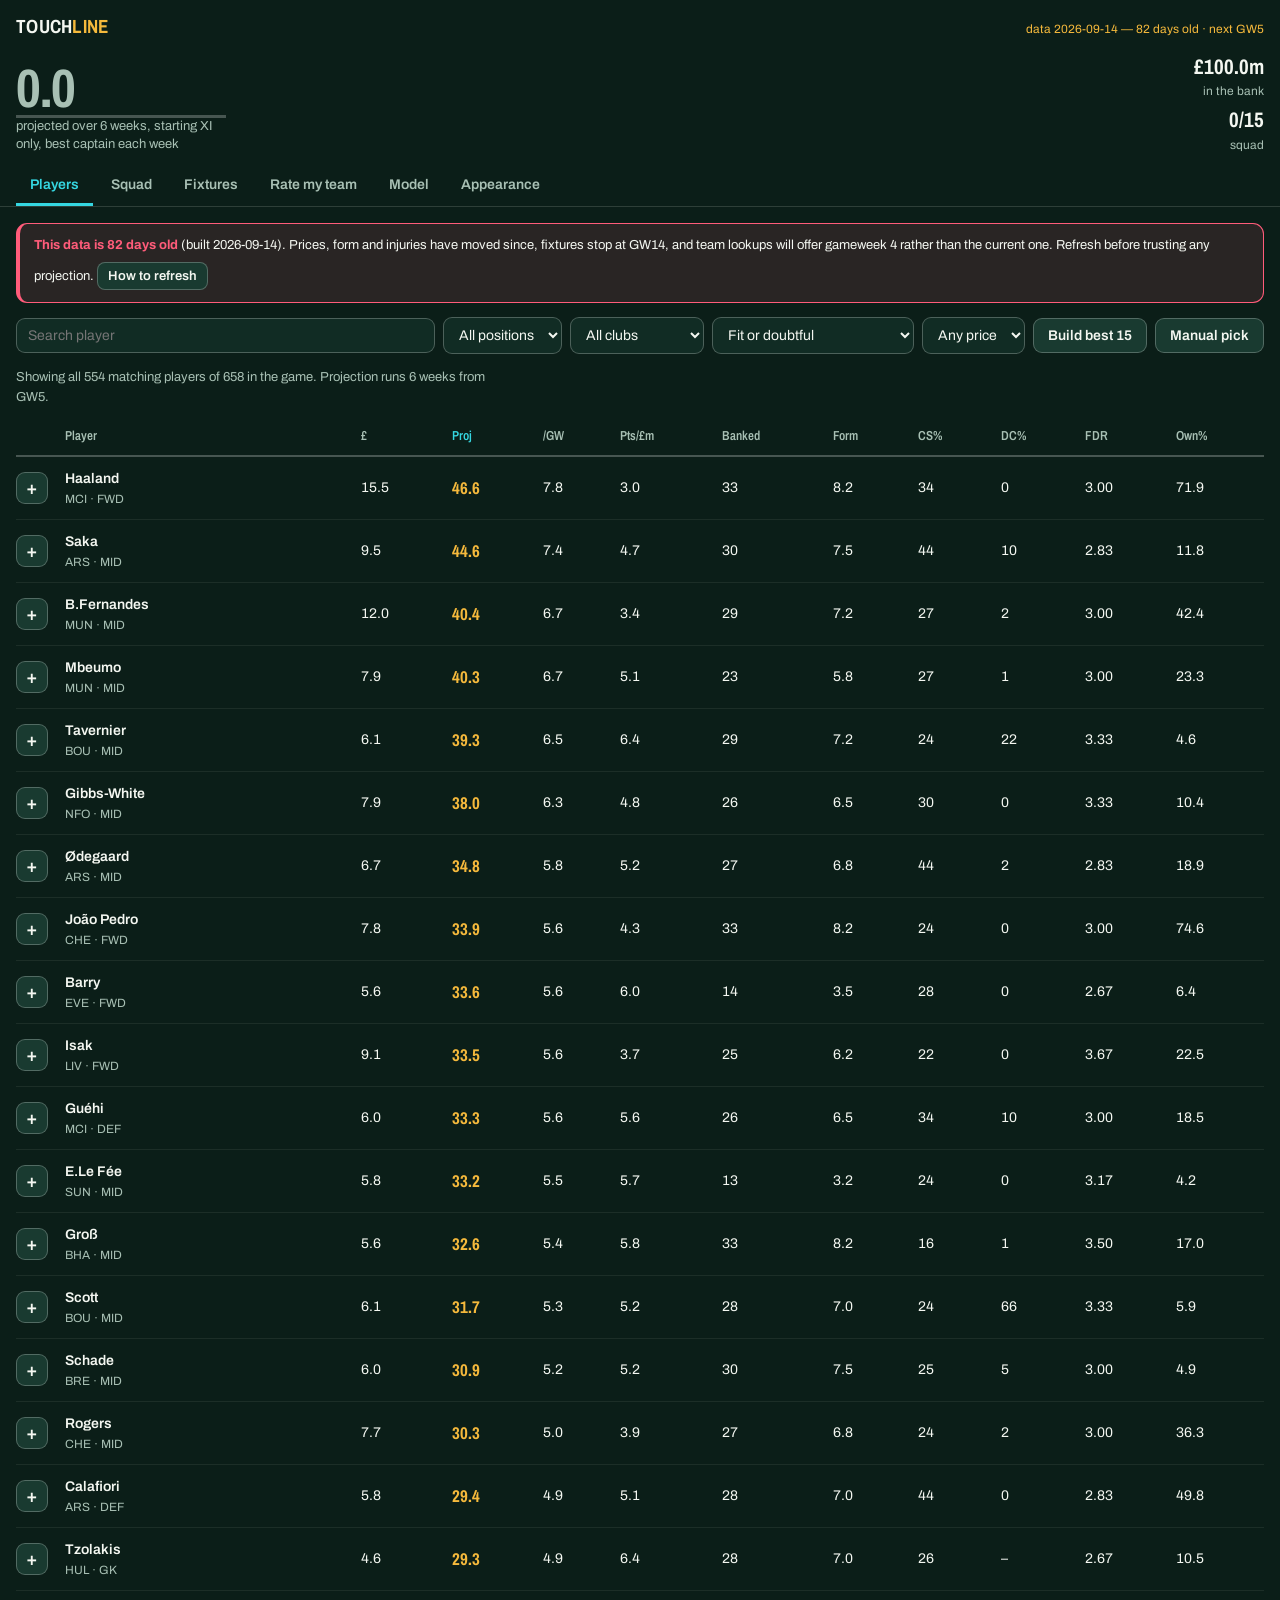
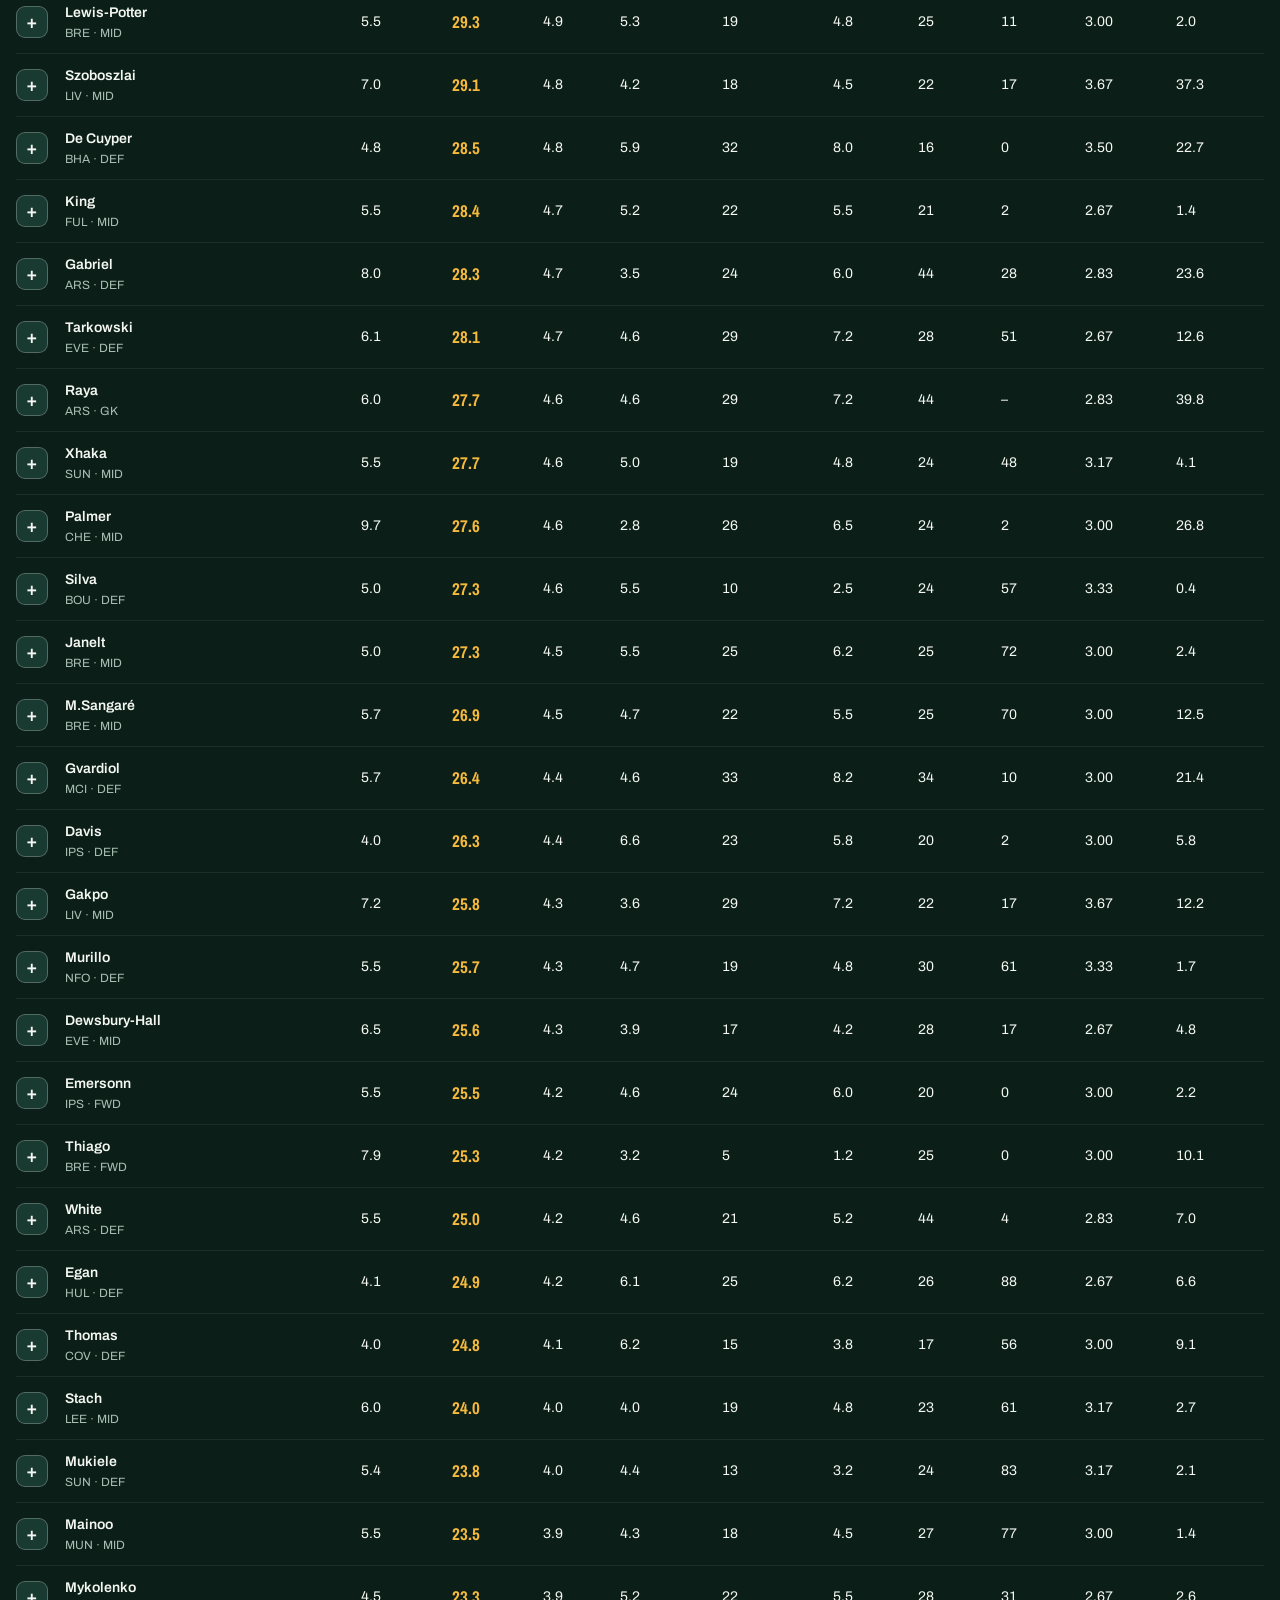
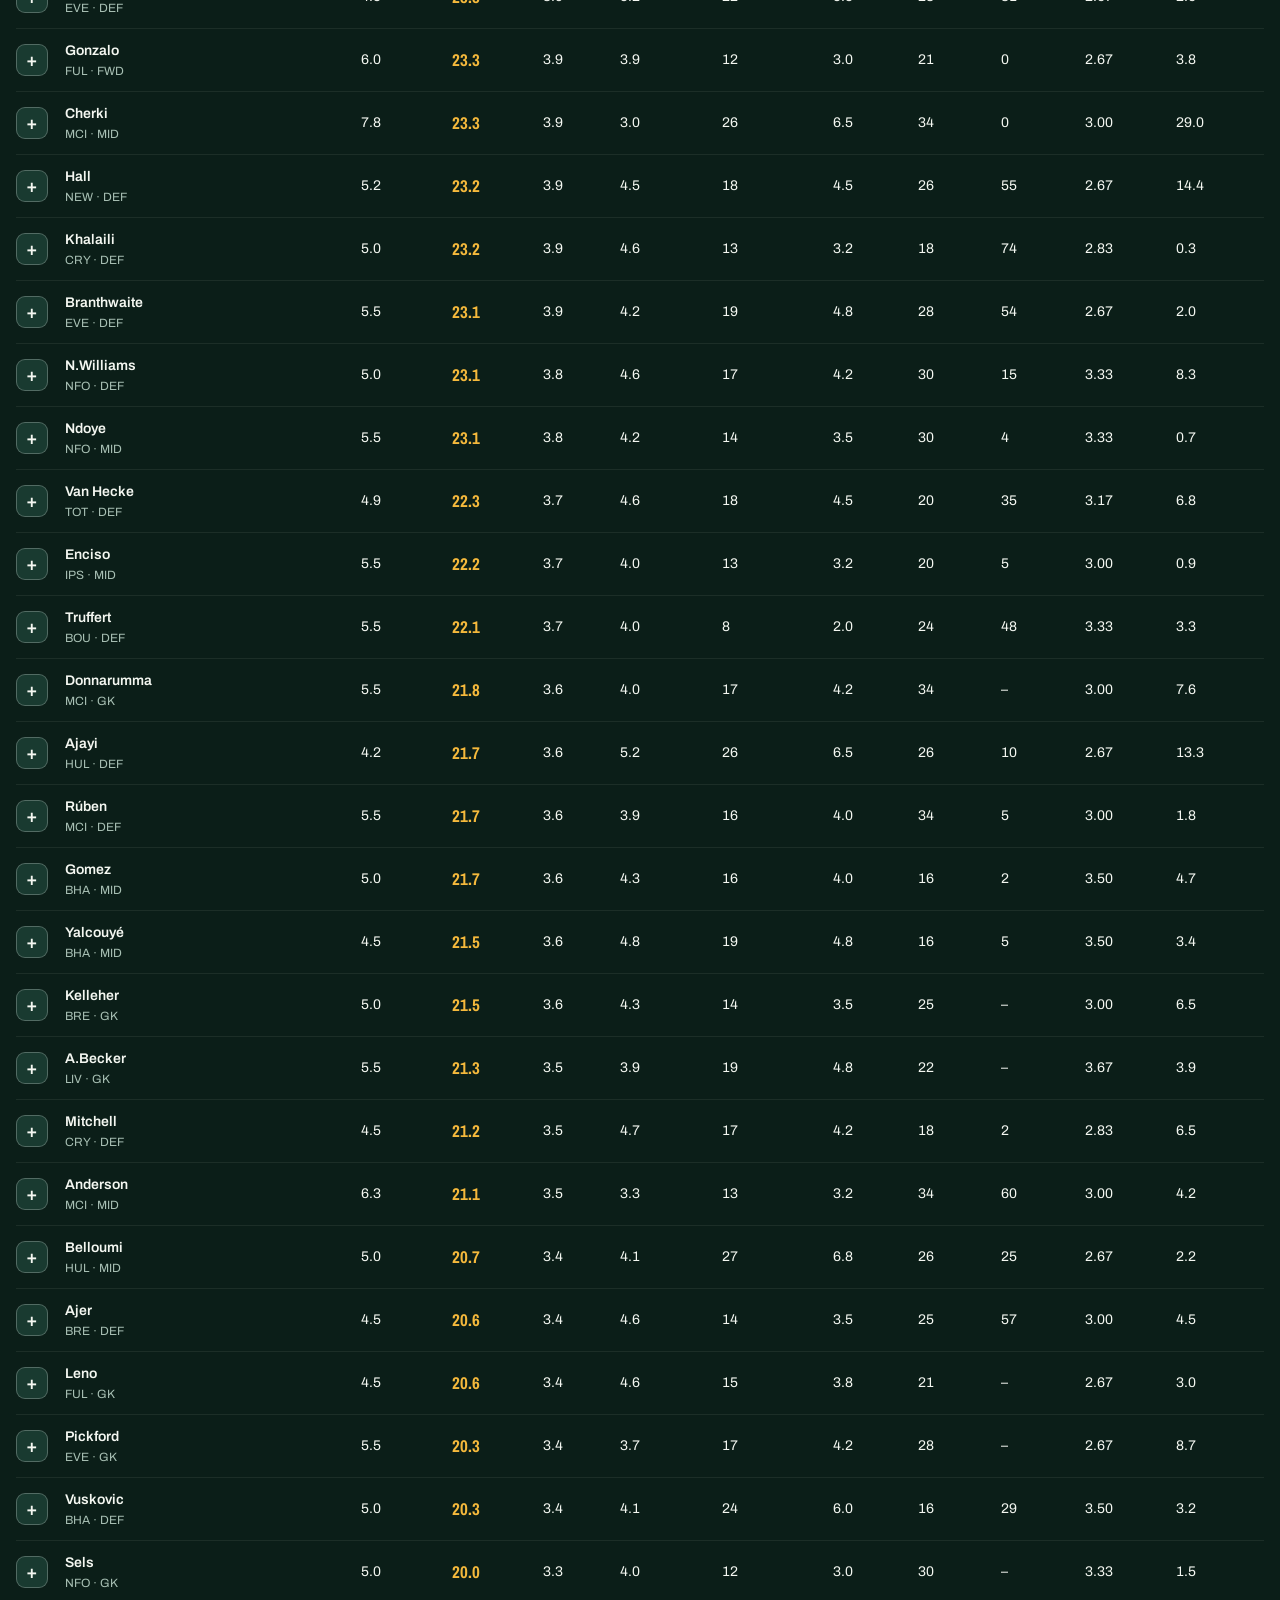
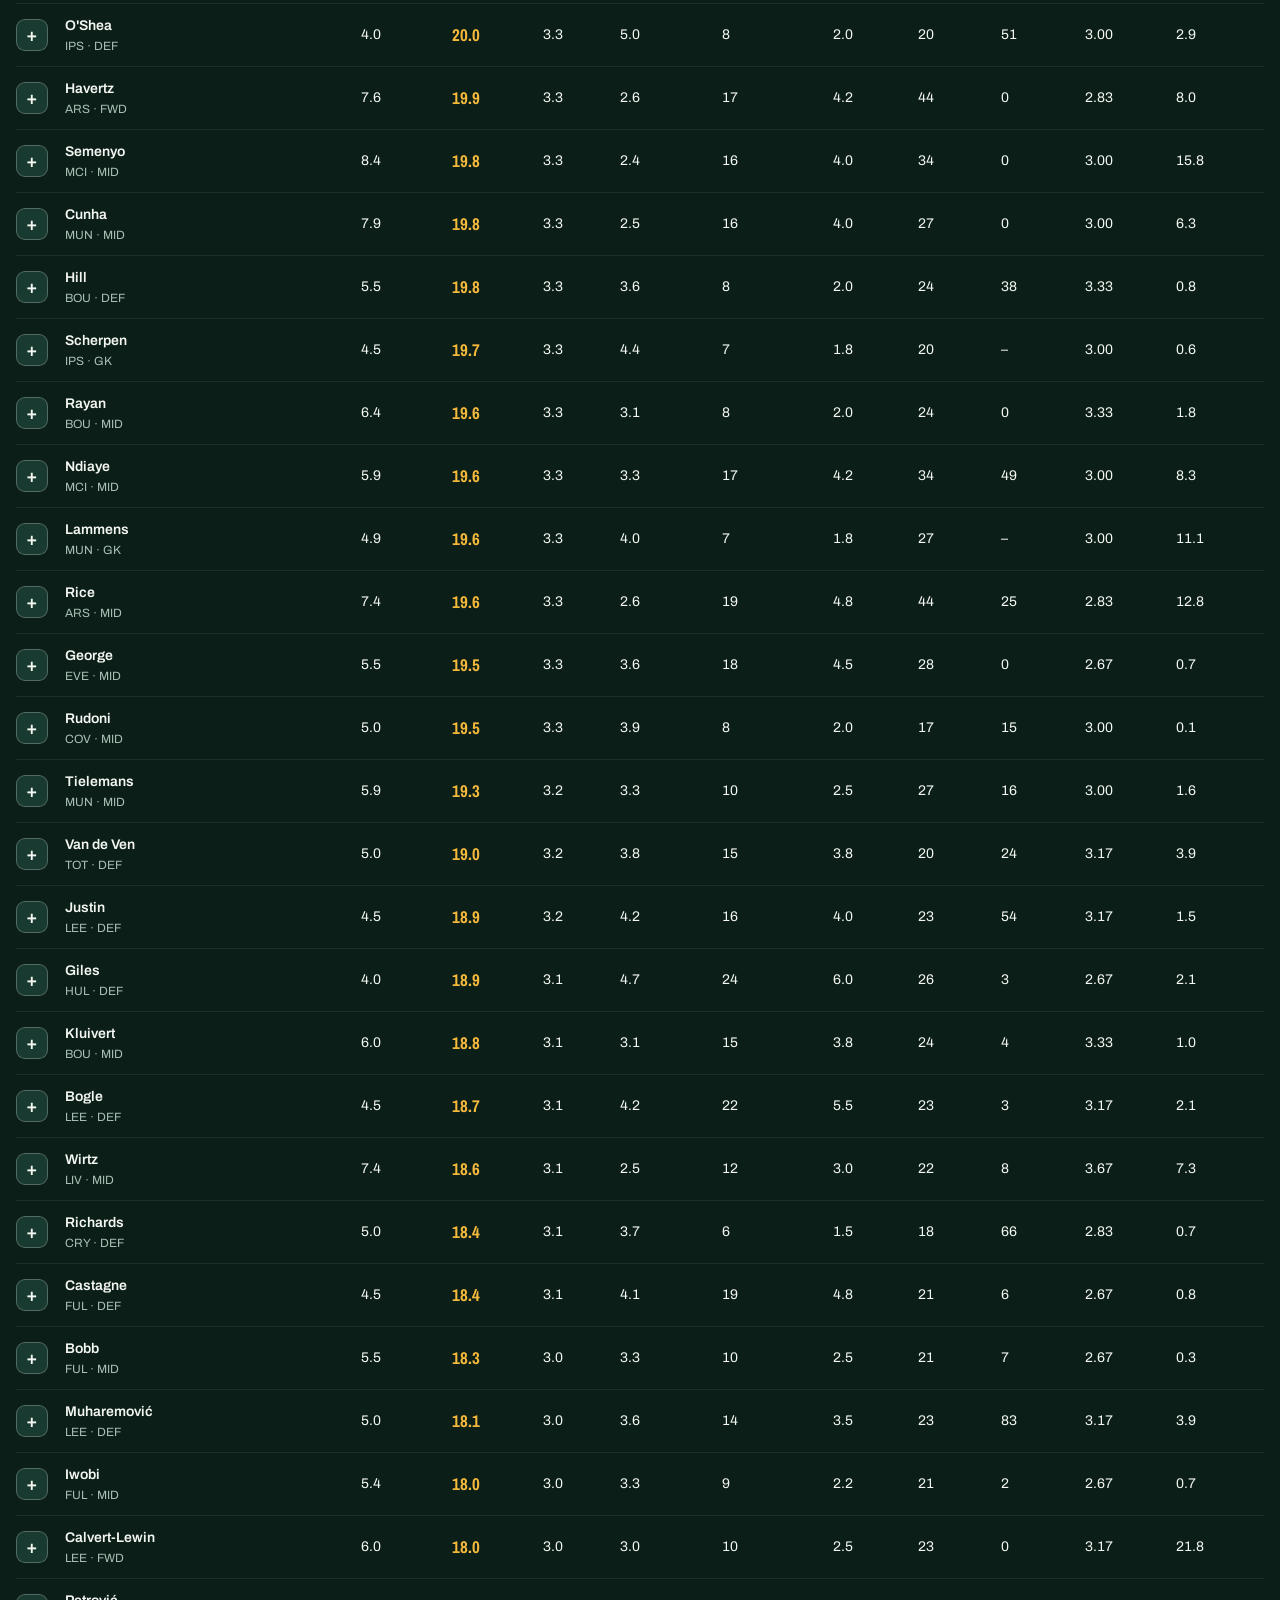
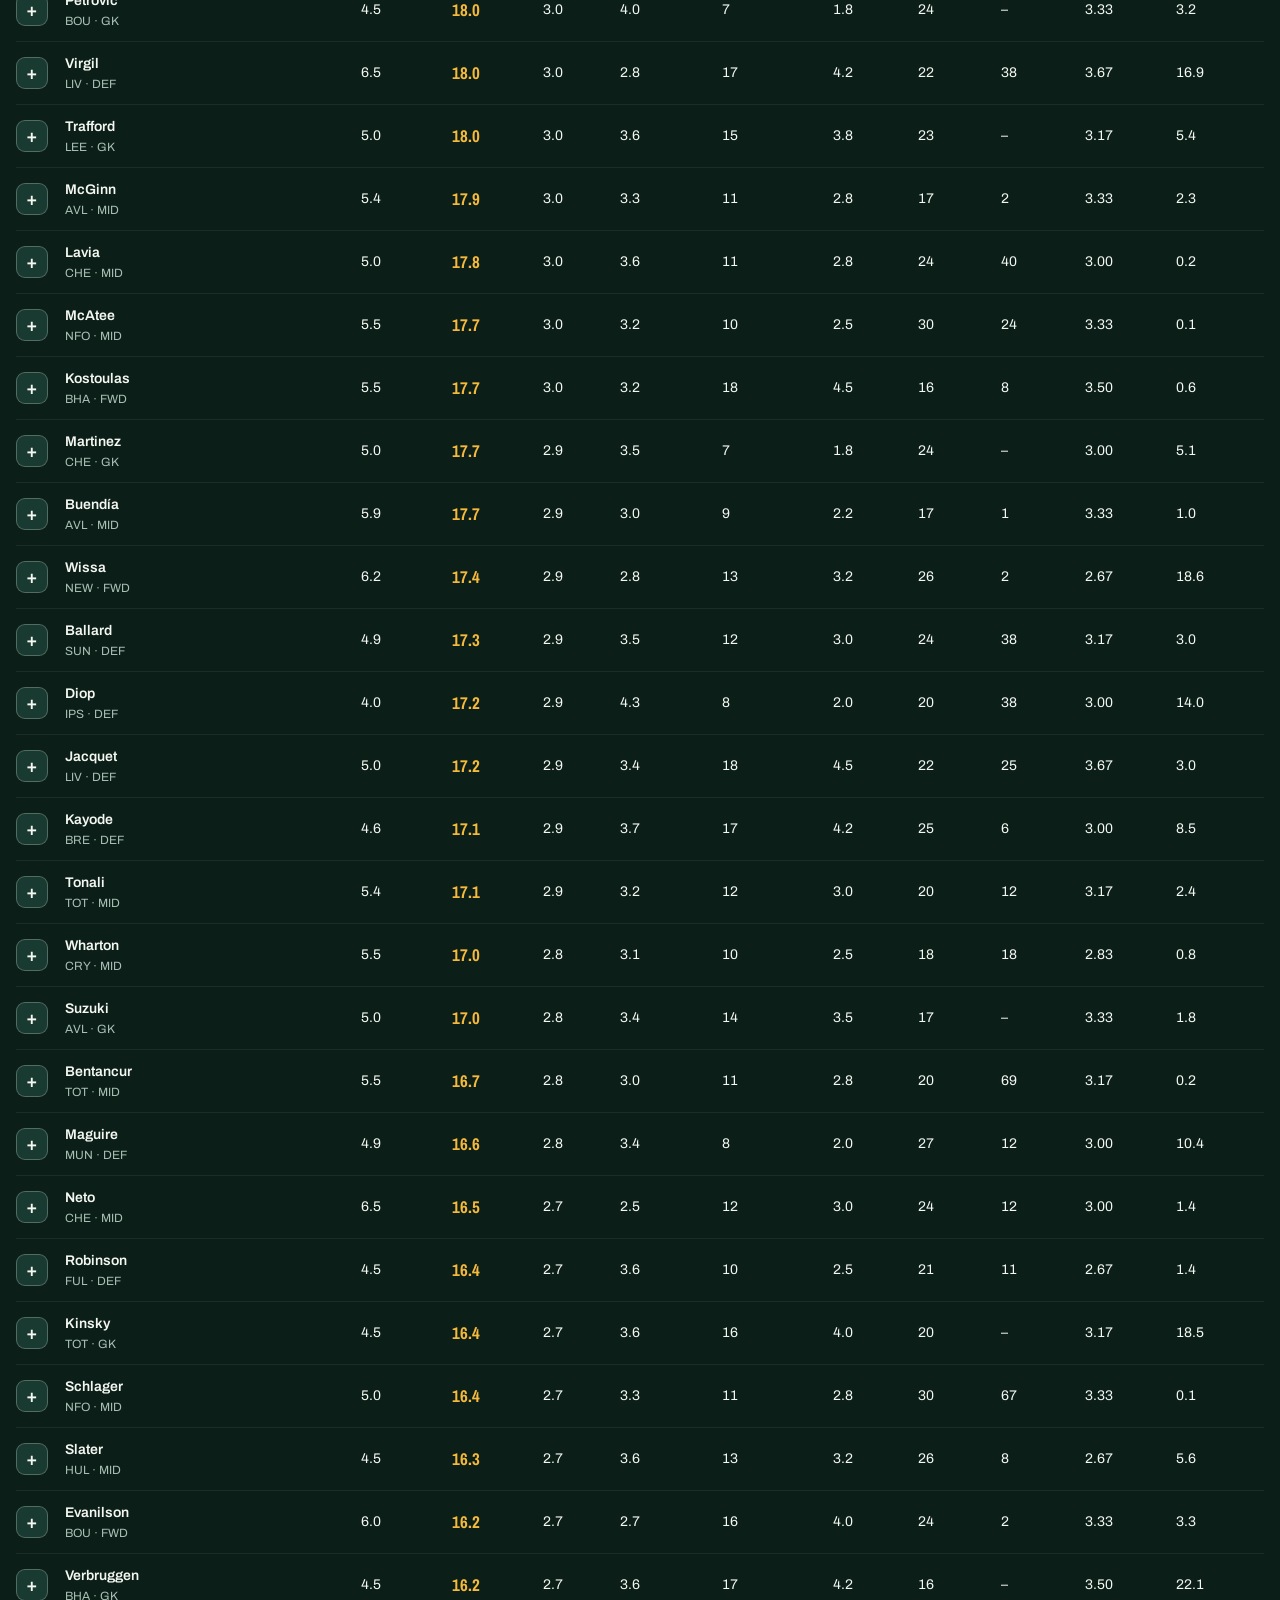
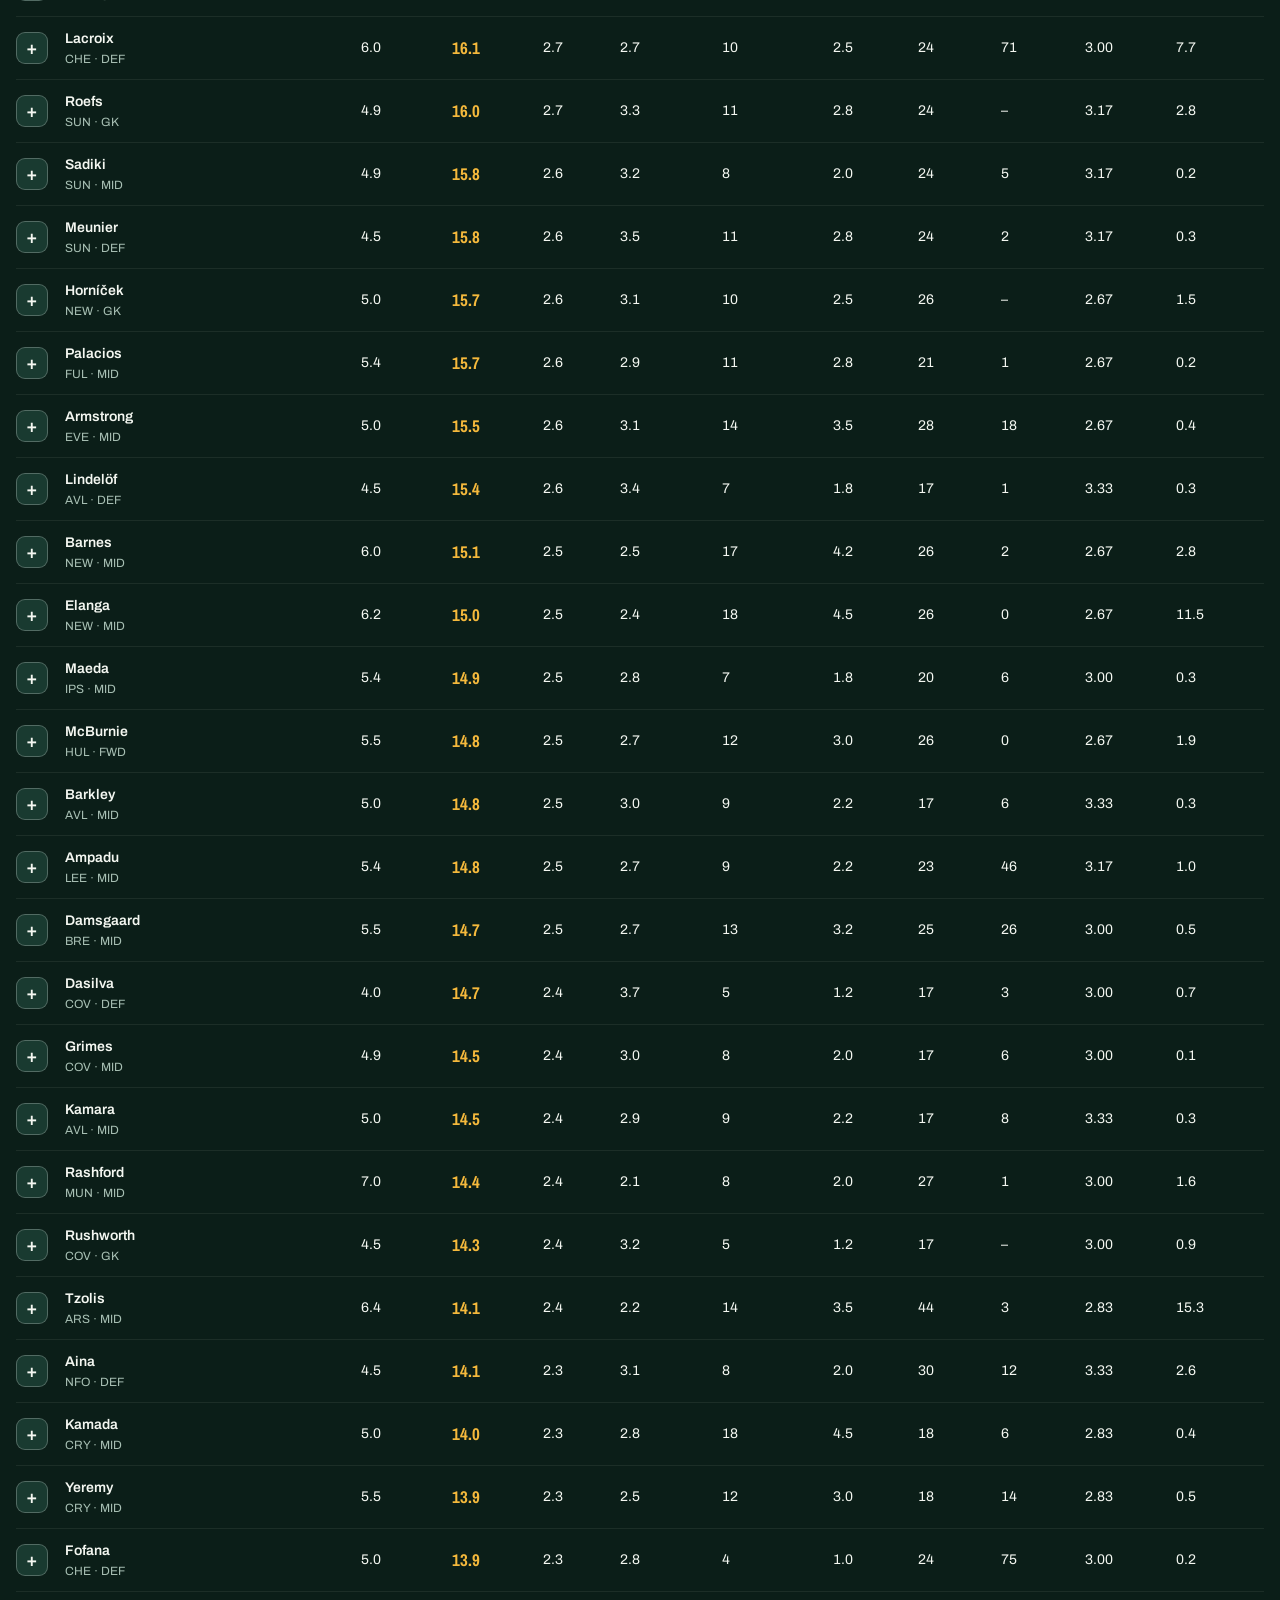
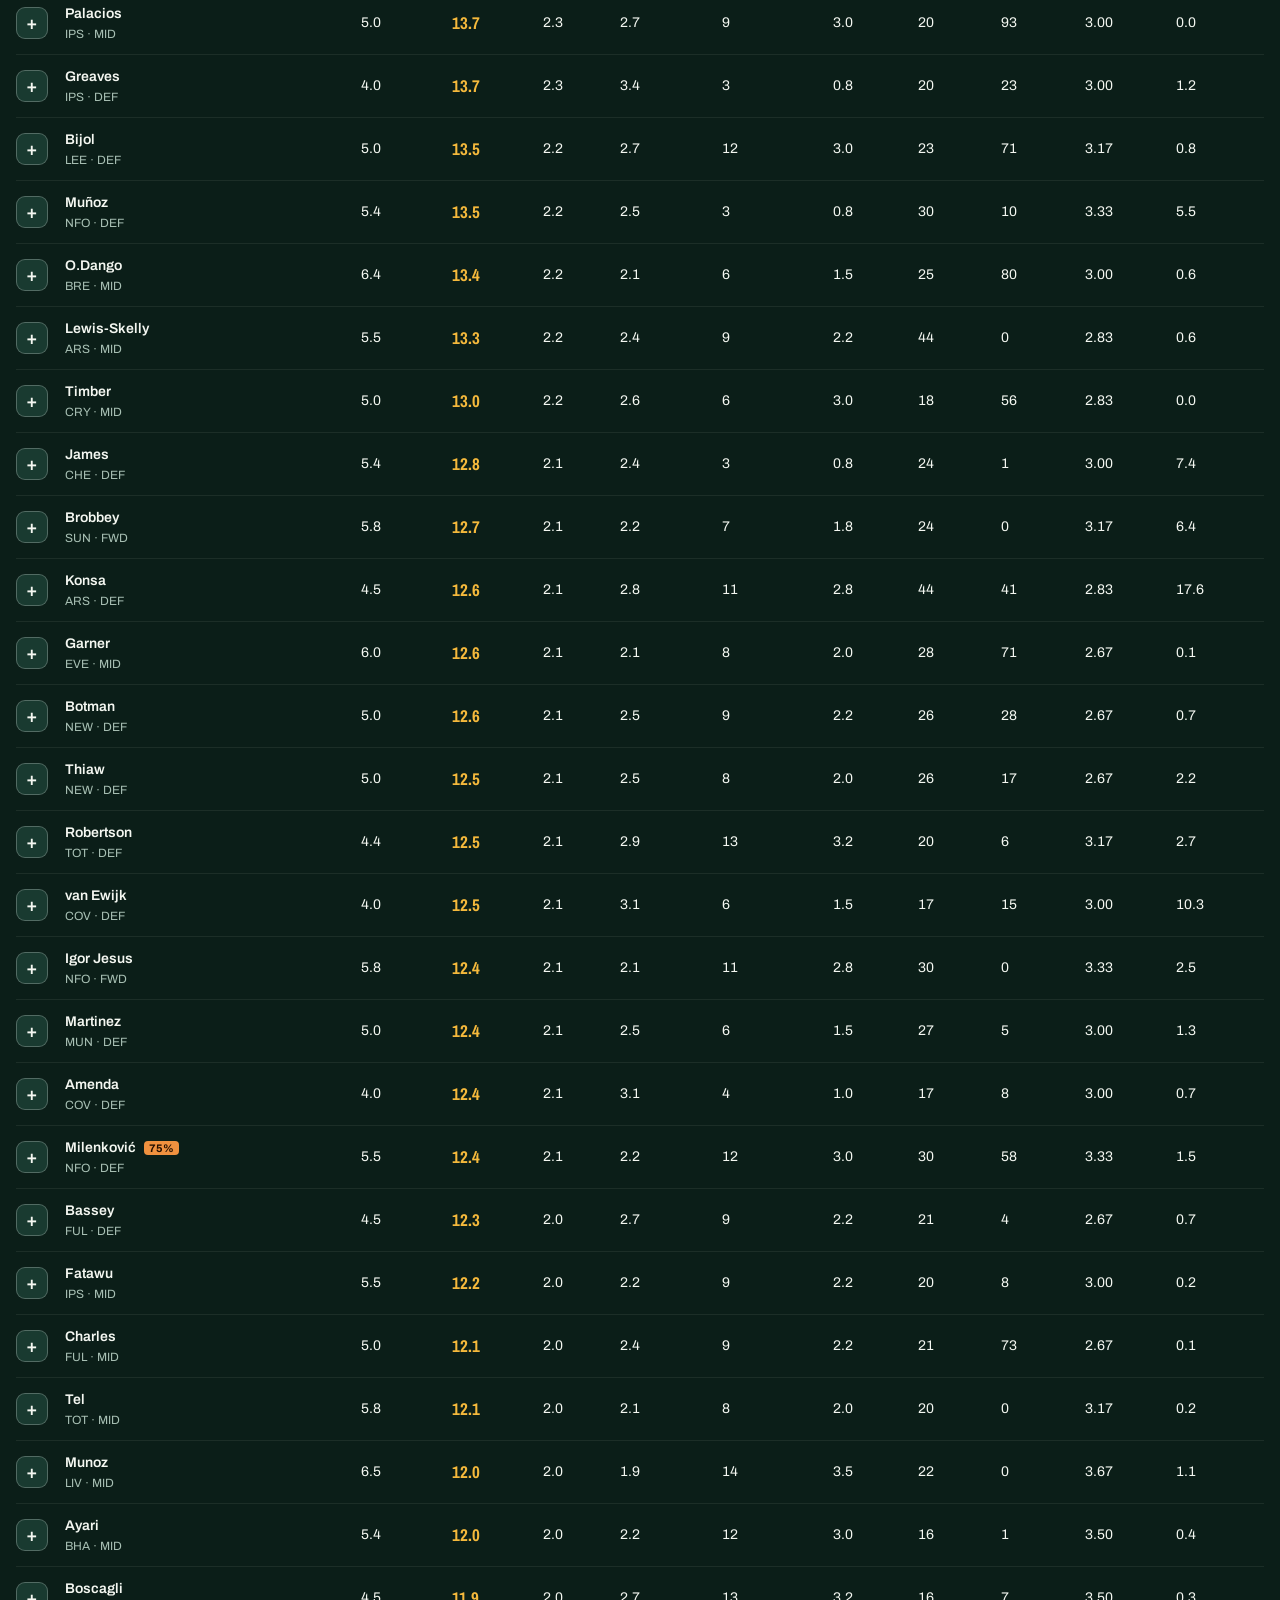
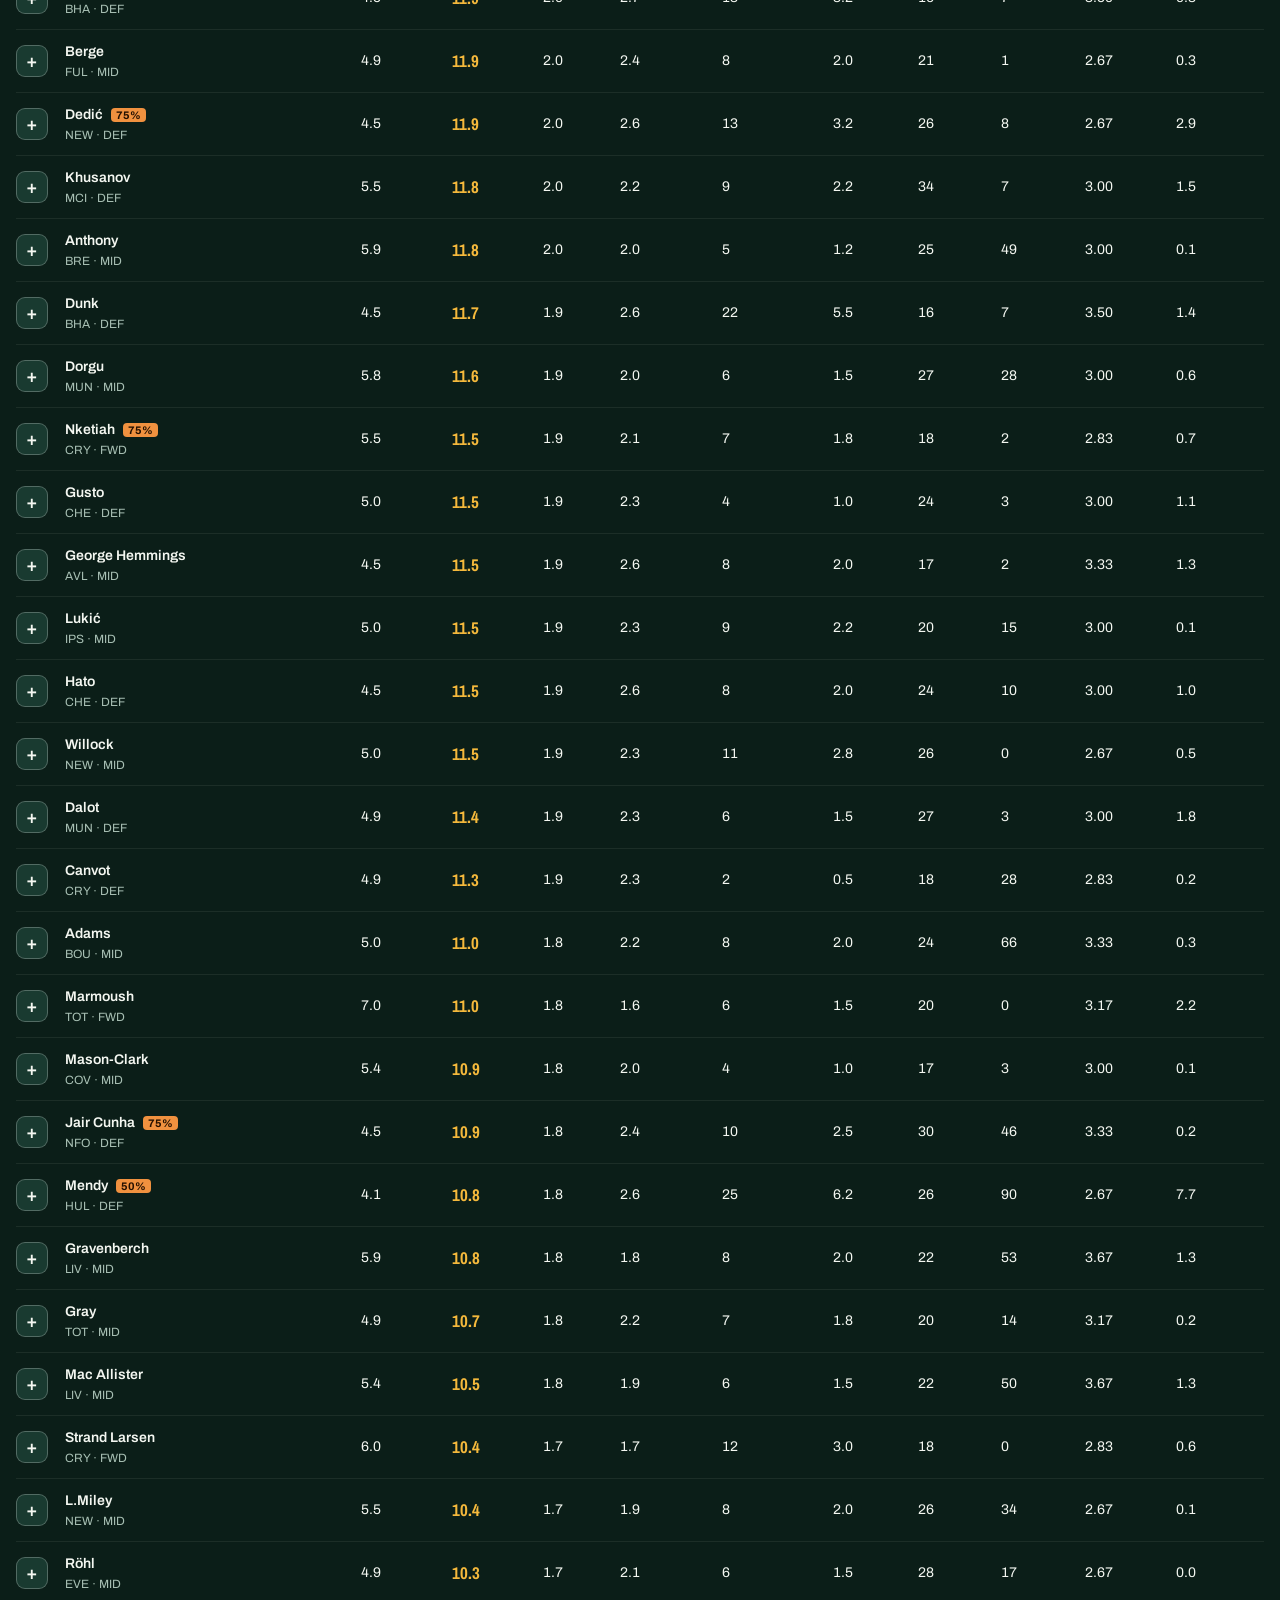
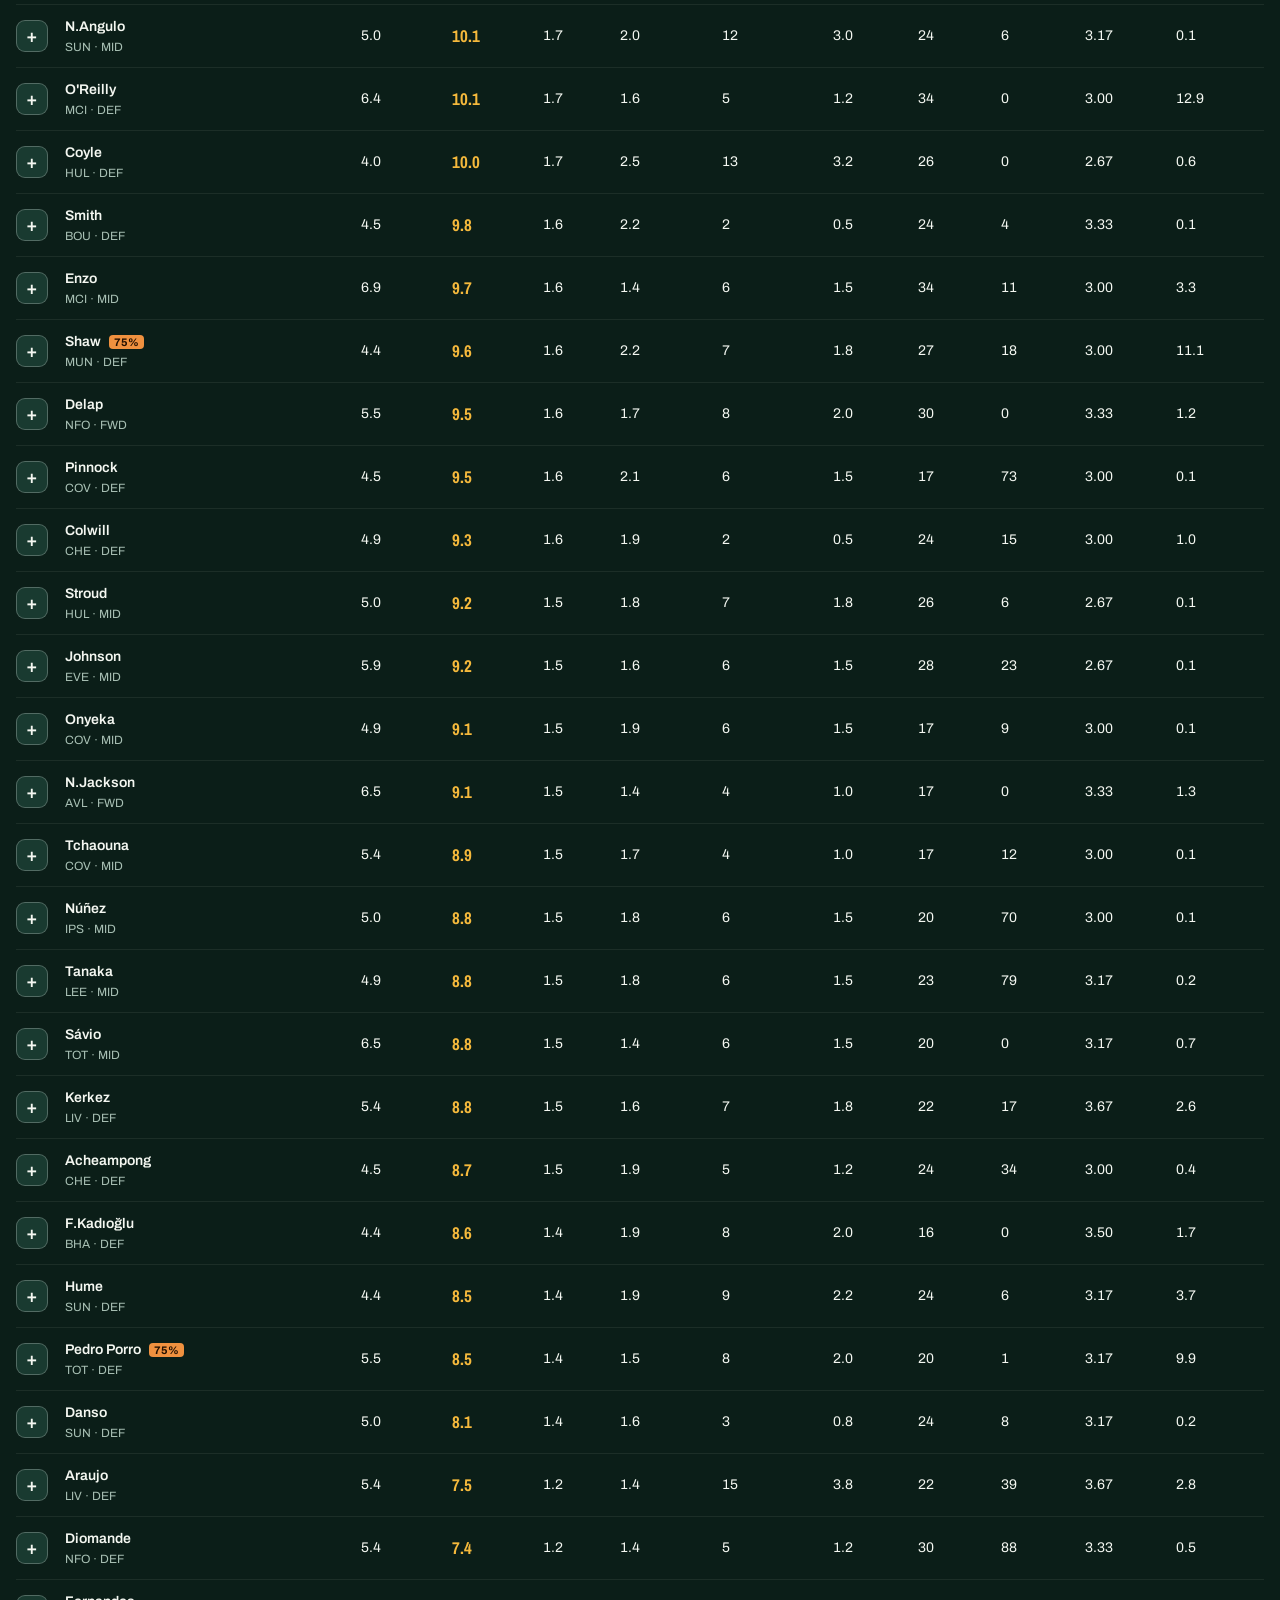
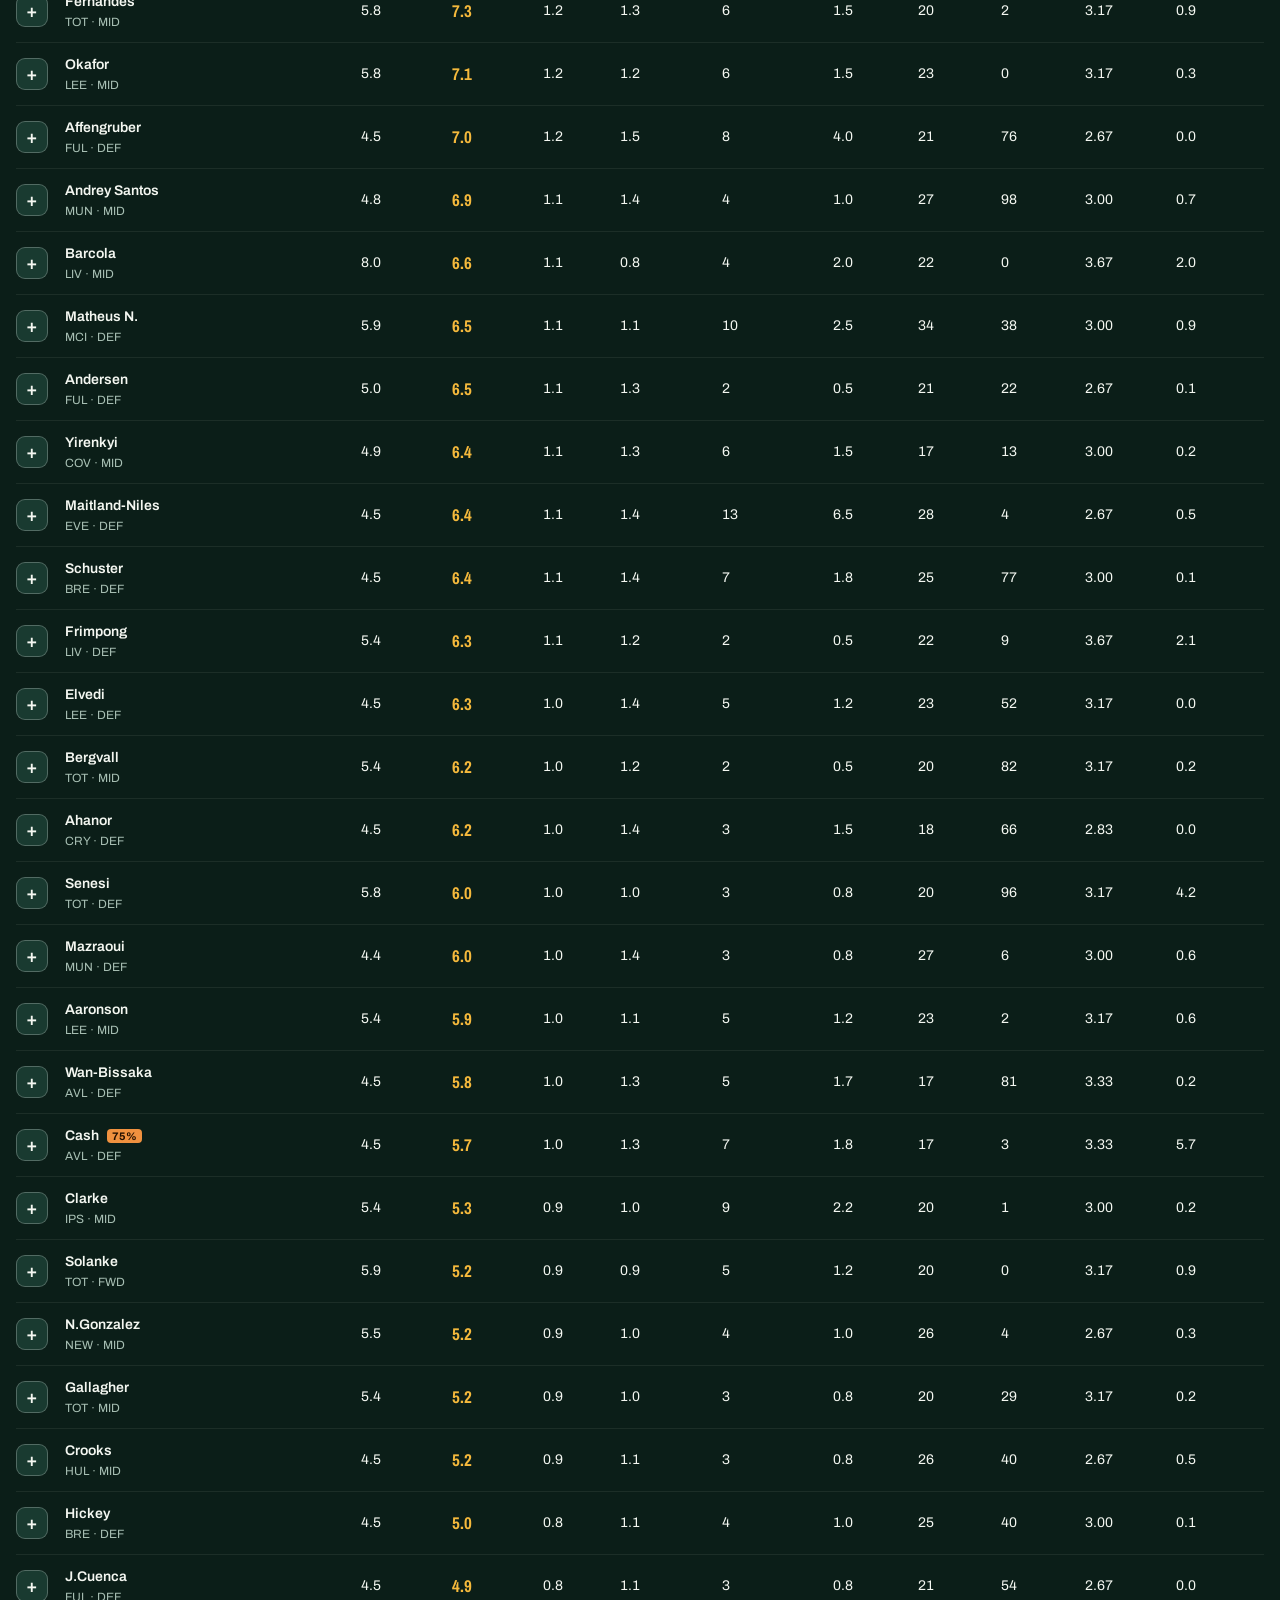
<file: touchline-app/index.html>
<!DOCTYPE html>
<html lang="en">
<head>
<meta charset="utf-8">
<meta name="viewport" content="width=device-width,initial-scale=1,viewport-fit=cover">
<title>Touchline — FPL projection model</title>
<meta name="description" content="Fantasy Premier League projections, fixture difficulty and squad rating.">
<link rel="manifest" href="manifest.webmanifest">
<meta name="theme-color" content="#10231C">
<meta name="mobile-web-app-capable" content="yes">
<meta name="apple-mobile-web-app-capable" content="yes">
<meta name="apple-mobile-web-app-status-bar-style" content="black-translucent">
<meta name="apple-mobile-web-app-title" content="Touchline">
<link rel="apple-touch-icon" href="icons/apple-touch-icon.png">
<link rel="icon" href="icons/icon-192.png">
<link rel="preconnect" href="https://fonts.googleapis.com">
<link rel="preconnect" href="https://fonts.gstatic.com" crossorigin>
<link href="https://fonts.googleapis.com/css2?family=Archivo+Narrow:wght@500;600;700&family=Archivo:wght@400;500;600;700&display=swap" rel="stylesheet">
<link rel="stylesheet" href="styles.css">
</head>
<body>
<div id="offline">Offline — showing the last data this phone downloaded</div>
<header class="board">
  <div class="board-top">
    <div class="wordmark">TOUCH<span>LINE</span></div>
    <div class="built" id="built"></div>
  </div>
  <div class="readout">
    <div>
      <div class="big" id="xiTotal">0.0</div>
      <div class="readout-label" id="xiLabel">projected points, starting XI</div>
    </div>
    <div class="readout-side">
      <b id="bankLbl">£100.0m</b>
      in the bank
      <b id="sqLbl" style="margin-top:4px">0/15</b>
      squad
    </div>
  </div>
  <nav role="tablist">
    <button role="tab" aria-selected="true" data-tab="players">Players</button>
    <button role="tab" aria-selected="false" data-tab="squad">Squad</button>
    <button role="tab" aria-selected="false" data-tab="fdr">Fixtures</button>
    <button role="tab" aria-selected="false" data-tab="rate">Rate my team</button>
    <button role="tab" aria-selected="false" data-tab="model">Model</button>
    <button role="tab" aria-selected="false" data-tab="look">Appearance</button>
  </nav>
</header>

<main>
<div id="stale" class="stale" hidden></div>
<div id="install">
  <p>Add Touchline to your home screen and it runs like an app, offline included.</p>
  <button class="btn primary" id="installGo">Install</button>
  <button class="btn" id="installNo" aria-label="Dismiss">✕</button>
</div>
<!-- ================= PLAYERS ================= -->
<section id="tab-players">
  <div class="controls">
    <input type="search" id="q" placeholder="Search player">
    <select id="fPos"><option value="0">All positions</option><option value="1">GK</option><option value="2">DEF</option><option value="3">MID</option><option value="4">FWD</option></select>
    <select id="fTeam"><option value="0">All clubs</option></select>
    <select id="fAvail" aria-label="Availability">
      <option value="playing">Fit or doubtful</option>
      <option value="fit">Fully fit only</option>
      <option value="doubt">Doubtful only</option>
      <option value="out">Injured or suspended</option>
      <option value="flagged">Any flag at all</option>
      <option value="all">Everyone, including gone</option>
    </select>
    <select id="fMax"><option value="99">Any price</option><option value="15">≤ £15.0m</option><option value="10">≤ £10.0m</option><option value="8">≤ £8.0m</option><option value="6.5">≤ £6.5m</option><option value="5.5">≤ £5.5m</option><option value="4.6">≤ £4.6m</option></select>
    <button class="btn" id="optimise">Build best 15</button>
    <button class="btn" id="manualToggle" aria-pressed="false">Manual pick</button>
  </div>
  <div id="manualBar" hidden>
    <div class="slotbar" id="slotbar"></div>
    <div class="slotfoot">
      <span id="slotBudget"></span>
      <button class="btn mini" id="slotClearFilter">Show everyone</button>
    </div>
  </div>
  <div class="note" id="poolNote"></div>
  <div class="scroll">
    <table id="ptable">
      <thead><tr>
        <th class="pick"></th>
        <th data-k="n">Player</th>
        <th data-k="cost">£</th>
        <th data-k="ep" class="sorted">Proj</th>
        <th data-k="epg">/GW</th>
        <th data-k="ppm">Pts/£m</th>
        <th data-k="tp">Banked</th>
        <th data-k="f">Form</th>
        <th data-k="cs">CS%</th>
        <th data-k="dcp">DC%</th>
        <th data-k="fdr">FDR</th>
        <th data-k="sel">Own%</th>
      </tr></thead>
      <tbody></tbody>
    </table>
  </div>
</section>

<!-- ================= SQUAD ================= -->
<section id="tab-squad" hidden>
  <div class="pitch-head">
    <div class="controls" style="margin:0;flex:1">
      <select id="viewMode" aria-label="Squad view">
        <option value="pitch">Pitch view</option>
        <option value="list">List view</option>
      </select>
      <select id="pitchGw" aria-label="Gameweek"></select>
      <select id="kitMode" aria-label="Shirt or photo">
        <option value="kit">Jerseys</option>
        <option value="face">Player faces</option>
      </select>
    </div>
    <div id="pitchTotal"><b>—</b><span>projected</span></div>
  </div>
  <div class="controls">
    <select id="autoBasis" aria-label="What to optimise the eleven for">
      <option value="current">Best XI · current gameweek</option>
      <option value="shown">Best XI · gameweek shown</option>
      <option value="horizon">Best XI · whole horizon</option>
    </select>
    <button class="btn primary" id="autoXI2">Pick</button>
    <button class="btn" id="clearSq">Clear squad</button>
    <button class="btn" id="copyCode">Copy code</button>
    <button class="btn" id="loadCode">Load code</button>
    <select id="chip" aria-label="Chip">
      <option value="none">No chip</option>
      <option value="bboost">Bench Boost</option>
      <option value="tc">Triple Captain</option>
      <option value="fh">Free Hit</option>
      <option value="wc">Wildcard</option>
    </select>
  </div>
  <div class="note" id="valid"></div>
  <div id="chipPanel" hidden></div>
  <div class="note warn" id="faceNote" hidden></div>
  <div id="pitchWrap">
    <div class="pitch" id="pitch"></div>
    <div class="note" id="pitchHelp">Drag a shirt onto a bench player to substitute — press and hold first on a phone. Tap a shirt instead to transfer that player out.</div>
  </div>
  <div id="squadList"></div>
</section>

<!-- ================= PITCH ================= -->

<!-- ================= FDR ================= -->
<section id="tab-fdr" hidden>
  <div class="controls">
    <select id="fixMode" aria-label="Fixtures view">
      <option value="table">Difficulty table</option>
      <option value="rotation">Rotation finder</option>
    </select>
    <div class="slider"><label><span>Weeks covered</span><span id="fdrNLbl">7</span></label><input type="range" id="fdrN" min="1" max="10" value="7"></div>
  </div>

  <div id="fixTable">
    <div class="controls">
      <select id="fdrSort"><option value="avg">Easiest run first</option><option value="hard">Hardest run first</option><option value="name">Club A–Z</option></select>
    </div>
    <div class="scroll"><table id="fdrTable"><thead></thead><tbody></tbody></table></div>
    <div class="note">Difficulty is the opponent's strength rating at that venue, straight from FPL. 2 is the kindest, 5 the worst. A blank cell means no fixture that week.</div>
  </div>

  <div id="fixRotation" hidden>
    <div class="controls">
      <select id="rotSize"><option value="2">Pair of clubs</option><option value="3">Three clubs</option><option value="4">Four clubs</option><option value="5">Five clubs</option></select>
      <select id="rotShow" aria-label="How many to list">
        <option value="25">Top 25</option>
        <option value="100">Top 100</option>
        <option value="99999">Every combination</option>
      </select>
      <button class="btn primary" id="runRot">Find rotations</button>
    </div>
    <div class="note">Each week you play whichever of the chosen clubs has the kindest fixture. The score is the average difficulty you'd actually face across the weeks covered.</div>
    <div id="rotOut"></div>
  </div>
</section>

<!-- ================= ROTATION ================= -->

<!-- ================= RATE ================= -->
<section id="tab-rate" hidden>
  
  <div class="controls">
    <button class="btn primary" id="rateBuilt">Rate the squad I've built</button>
    <span class="note" id="builtHint" style="margin:0"></span>
  </div>
  <div class="note" style="margin-top:2px">Or read a squad off a screenshot:</div>
  <div class="controls">
    <button class="btn" id="shotPick">Upload screenshot</button>
    <input type="file" id="shotFile" accept="image/*" class="visually-hidden">
    <button class="btn" id="pasteNames">Type names instead</button>
  </div>
  <div id="shotStatus" class="note" hidden></div>
  <div id="shotReview" hidden></div>

  <div class="note" style="margin-top:2px">Or pull a squad straight from FPL by ID:</div>
  <div class="controls">
    <input type="search" id="teamId" inputmode="numeric" placeholder="Your FPL team ID, e.g. 2413507">
    <select id="rateGw" aria-label="Which gameweek"></select>
    <button class="btn" id="rateGo">Fetch and rate</button>
  </div>
  <div class="note" id="rateMsg">Your team ID is the number in the address bar when you open your points page on the FPL site: <span style="color:var(--chalk)">fantasy.premierleague.com/entry/<b>2413507</b>/event/4</span></div>
  <div id="rateFallback" hidden>
    <div class="note warn">The browser can't reach FPL directly. Open the link below, copy everything on the page, and paste it here.</div>
    <div class="note" id="fallbackUrl"></div>
    <textarea id="pasteBox" placeholder="Paste the picks JSON here"></textarea>
    <div class="controls" style="margin-top:8px"><button class="btn" id="pasteGo">Use pasted data</button></div>
  </div>
  <div id="rateOut"></div>
</section>

<!-- ================= MODEL ================= -->
<section id="tab-model" hidden>
  <div class="controls">
    <div class="slider"><label><span>Projection horizon</span><span id="hzLbl">6 weeks</span></label><input type="range" id="hz" min="1" max="10" value="6"></div>
  </div>
  <div class="controls">
    <div class="slider"><label><span>Weight on recent form</span><span id="fwLbl">30%</span></label><input type="range" id="fw" min="0" max="100" value="30"></div>
  </div>
  <div class="controls">
    <div class="slider"><label><span>Minimum minutes to qualify</span><span id="mmLbl">180</span></label><input type="range" id="mm" min="0" max="360" step="45" value="180"></div>
  </div>
  <div class="controls">
    <label class="mini" style="flex:1">Optimiser search depth
      <select id="depth" style="margin-left:6px">
        <option value="fast">Fast</option>
        <option value="thorough" selected>Thorough</option>
        <option value="exhaustive">Exhaustive</option>
      </select>
    </label>
  </div>
  <div class="note">Thorough considers the 26 best alternatives per slot over 14 improvement passes. Exhaustive considers every legal player over 40 passes — noticeably slower on a phone, but it will not skip an option.</div>
  <div class="controls">
    <button class="btn primary" id="refresh">Refresh from FPL now</button>
    <span class="note" id="refreshMsg" style="margin:0"></span>
  </div>
  <div id="modelDoc"></div>
</section>

<!-- ================= APPEARANCE ================= -->
<section id="tab-look" hidden>
  <div class="setgroup">
    <h3>Colour</h3>
    <div class="swatches" id="themeSwatches"></div>
    <div class="note">Each theme keeps the same three roles, so a number's colour always tells you what kind of number it is.</div>
  </div>

  <div class="setgroup">
    <h3>The three accents</h3>
    <div class="pickrow">
      <label>Projections<span class="rolehint">Every predicted score and total</span></label>
      <input type="color" id="colProjection">
    </div>
    <div class="pickrow">
      <label>Your picks<span class="rolehint">Selections, active tab, the control you're touching</span></label>
      <input type="color" id="colPick">
    </div>
    <div class="pickrow">
      <label>Captain and chips<span class="rolehint">Multiplied scores and anything urgent</span></label>
      <input type="color" id="colBoost">
    </div>
    <button class="btn mini" id="resetAccents">Back to the theme's own colours</button>
  </div>

  <div class="setgroup">
    <h3>Typeface</h3>
    <div class="fontgrid" id="fontGrid"></div>
  </div>

  <div class="setgroup">
    <h3>Size and density</h3>
    <div class="slider"><label><span>Text size</span><span id="uiScaleLbl">100%</span></label>
      <input type="range" id="uiScale" min="80" max="140" step="5" value="100"></div>
    <div class="controls" style="margin-top:12px">
      <label class="mini"><input type="checkbox" id="compact"> Tighter rows</label>
      <button class="btn" id="resetLook">Reset everything</button>
    </div>
    <div class="note" id="lookSaved"></div>
  </div>
</section>
</main>

<dialog id="swapDlg">
  <div class="dlg-head"><span id="swapTitle">Replace player</span><button class="btn" onclick="document.getElementById('swapDlg').close()">Close</button></div>
  <div class="dlg-body" id="swapBody"></div>
</dialog>
<script>window.__FPLDATA__={"built":"2026-09-14","nextGw":5,"teams":[{"id":1,"n":"ARS","name":"Arsenal","sh":4,"sa":5,"xgc":0.852,"xg":1.607},{"id":2,"n":"AVL","name":"Aston Villa","sh":3,"sa":4,"xgc":1.779,"xg":0.923},{"id":3,"n":"BOU","name":"Bournemouth","sh":3,"sa":3,"xgc":1.366,"xg":1.453},{"id":4,"n":"BRE","name":"Brentford","sh":3,"sa":3,"xgc":1.399,"xg":1.581},{"id":5,"n":"BHA","name":"Brighton","sh":2,"sa":3,"xgc":1.689,"xg":1.913},{"id":6,"n":"CHE","name":"Chelsea","sh":4,"sa":4,"xgc":1.46,"xg":1.555},{"id":7,"n":"COV","name":"Coventry City","sh":2,"sa":2,"xgc":1.751,"xg":0.921},{"id":8,"n":"CRY","name":"Crystal Palace","sh":3,"sa":3,"xgc":1.824,"xg":0.967},{"id":9,"n":"EVE","name":"Everton","sh":3,"sa":3,"xgc":1.401,"xg":1.241},{"id":10,"n":"FUL","name":"Fulham","sh":2,"sa":3,"xgc":1.701,"xg":1.485},{"id":11,"n":"HUL","name":"Hull City","sh":2,"sa":2,"xgc":1.458,"xg":0.897},{"id":12,"n":"IPS","name":"Ipswich Town","sh":2,"sa":2,"xgc":1.62,"xg":1.509},{"id":13,"n":"LEE","name":"Leeds","sh":2,"sa":3,"xgc":1.46,"xg":1.196},{"id":14,"n":"LIV","name":"Liverpool","sh":4,"sa":4,"xgc":1.365,"xg":1.583},{"id":15,"n":"MCI","name":"Man City","sh":4,"sa":5,"xgc":1.09,"xg":1.513},{"id":16,"n":"MUN","name":"Man Utd","sh":4,"sa":4,"xgc":1.345,"xg":1.919},{"id":17,"n":"NEW","name":"Newcastle","sh":2,"sa":3,"xgc":1.46,"xg":0.891},{"id":18,"n":"NFO","name":"Nott'm Forest","sh":3,"sa":3,"xgc":1.168,"xg":1.502},{"id":19,"n":"TOT","name":"Spurs","sh":3,"sa":3,"xgc":1.597,"xg":0.877},{"id":20,"n":"SUN","name":"Sunderland","sh":2,"sa":3,"xgc":1.423,"xg":1.457}],"fixtures":[{"gw":10,"h":16,"a":2},{"gw":10,"h":1,"a":11},{"gw":10,"h":20,"a":6},{"gw":10,"h":18,"a":15},{"gw":10,"h":9,"a":7},{"gw":10,"h":10,"a":17},{"gw":10,"h":12,"a":3},{"gw":10,"h":13,"a":19},{"gw":10,"h":5,"a":4},{"gw":10,"h":8,"a":14},{"gw":11,"h":7,"a":8},{"gw":11,"h":11,"a":5},{"gw":11,"h":3,"a":18},{"gw":11,"h":2,"a":20},{"gw":11,"h":15,"a":10},{"gw":11,"h":6,"a":13},{"gw":11,"h":17,"a":1},{"gw":11,"h":19,"a":12},{"gw":11,"h":14,"a":16},{"gw":11,"h":4,"a":9},{"gw":12,"h":12,"a":2},{"gw":12,"h":13,"a":7},{"gw":12,"h":16,"a":4},{"gw":12,"h":9,"a":14},{"gw":12,"h":1,"a":15},{"gw":12,"h":5,"a":17},{"gw":12,"h":8,"a":11},{"gw":12,"h":18,"a":6},{"gw":12,"h":20,"a":19},{"gw":12,"h":10,"a":3},{"gw":13,"h":11,"a":18},{"gw":13,"h":14,"a":20},{"gw":13,"h":15,"a":13},{"gw":13,"h":17,"a":16},{"gw":13,"h":2,"a":9},{"gw":13,"h":4,"a":1},{"gw":13,"h":3,"a":5},{"gw":13,"h":19,"a":10},{"gw":13,"h":6,"a":8},{"gw":13,"h":7,"a":12},{"gw":14,"h":18,"a":5},{"gw":14,"h":13,"a":12},{"gw":14,"h":16,"a":7},{"gw":14,"h":17,"a":20},{"gw":14,"h":3,"a":11},{"gw":14,"h":2,"a":8},{"gw":14,"h":6,"a":14},{"gw":14,"h":4,"a":15},{"gw":14,"h":9,"a":10},{"gw":14,"h":19,"a":1},{"gw":5,"h":10,"a":16},{"gw":5,"h":13,"a":8},{"gw":5,"h":15,"a":20},{"gw":5,"h":3,"a":14},{"gw":5,"h":18,"a":7},{"gw":5,"h":9,"a":12},{"gw":5,"h":5,"a":1},{"gw":5,"h":17,"a":11},{"gw":5,"h":19,"a":2},{"gw":5,"h":4,"a":6},{"gw":6,"h":7,"a":17},{"gw":6,"h":14,"a":15},{"gw":6,"h":8,"a":18},{"gw":6,"h":11,"a":9},{"gw":6,"h":16,"a":19},{"gw":6,"h":6,"a":3},{"gw":6,"h":2,"a":4},{"gw":6,"h":12,"a":10},{"gw":6,"h":20,"a":5},{"gw":6,"h":1,"a":13},{"gw":7,"h":19,"a":7},{"gw":7,"h":18,"a":1},{"gw":7,"h":5,"a":8},{"gw":7,"h":13,"a":16},{"gw":7,"h":3,"a":20},{"gw":7,"h":17,"a":2},{"gw":7,"h":10,"a":11},{"gw":7,"h":15,"a":12},{"gw":7,"h":4,"a":14},{"gw":7,"h":9,"a":6},{"gw":8,"h":20,"a":13},{"gw":8,"h":14,"a":5},{"gw":8,"h":16,"a":3},{"gw":8,"h":8,"a":17},{"gw":8,"h":11,"a":4},{"gw":8,"h":6,"a":19},{"gw":8,"h":1,"a":9},{"gw":8,"h":7,"a":10},{"gw":8,"h":2,"a":15},{"gw":8,"h":12,"a":18},{"gw":9,"h":17,"a":9},{"gw":9,"h":14,"a":1},{"gw":9,"h":2,"a":10},{"gw":9,"h":19,"a":8},{"gw":9,"h":4,"a":18},{"gw":9,"h":3,"a":13},{"gw":9,"h":11,"a":12},{"gw":9,"h":15,"a":5},{"gw":9,"h":7,"a":20},{"gw":9,"h":6,"a":16}],"players":[{"i":10,"c":198869,"n":"White","t":1,"p":2,"cost":5.5,"tp":21,"mn":315,"st":4,"xg":0.051,"xa":0.083,"dc":5.14,"sv":0.0,"bo":0.857,"yc":0.0,"f":5.2,"sel":7.0,"pen":0},{"i":12,"c":223340,"n":"Saka","t":1,"p":3,"cost":9.5,"tp":30,"mn":336,"st":4,"xg":0.771,"xa":0.115,"dc":7.77,"sv":0.0,"bo":1.071,"yc":0.0,"f":7.5,"sel":11.8,"pen":1},{"i":13,"c":204480,"n":"Rice","t":1,"p":3,"cost":7.4,"tp":19,"mn":321,"st":4,"xg":0.028,"xa":0.177,"dc":9.53,"sv":0.0,"bo":0.0,"yc":0.0,"f":4.8,"sel":12.8,"pen":0},{"i":14,"c":232413,"n":"Eze","t":1,"p":3,"cost":6.3,"tp":3,"mn":68,"st":0,"xg":0.053,"xa":0.093,"dc":6.62,"sv":0.0,"bo":0.0,"yc":0.0,"f":0.8,"sel":1.1,"pen":0},{"i":15,"c":184029,"n":"\u00d8degaard","t":1,"p":3,"cost":6.7,"tp":27,"mn":305,"st":4,"xg":0.298,"xa":0.384,"dc":6.2,"sv":0.0,"bo":1.77,"yc":0.0,"f":6.8,"sel":18.9,"pen":3},{"i":17,"c":195384,"n":"Merino","t":1,"p":3,"cost":5.8,"tp":3,"mn":51,"st":0,"xg":0.247,"xa":0.035,"dc":10.59,"sv":0.0,"bo":0.0,"yc":1.765,"f":0.8,"sel":0.4,"pen":0},{"i":19,"c":481655,"n":"Zubimendi","t":1,"p":3,"cost":5.3,"tp":4,"mn":59,"st":0,"xg":0.122,"xa":0.061,"dc":16.78,"sv":0.0,"bo":0.0,"yc":0.0,"f":1.0,"sel":0.6,"pen":0},{"i":26,"c":219847,"n":"Havertz","t":1,"p":4,"cost":7.6,"tp":17,"mn":347,"st":4,"xg":0.231,"xa":0.091,"dc":2.59,"sv":0.0,"bo":0.519,"yc":0.259,"f":4.2,"sel":8.0,"pen":0},{"i":31,"c":199798,"n":"Konsa","t":1,"p":2,"cost":4.5,"tp":11,"mn":191,"st":2,"xg":0.0,"xa":0.005,"dc":8.95,"sv":0.0,"bo":0.0,"yc":0.0,"f":2.8,"sel":17.6,"pen":0},{"i":452,"c":208706,"n":"Bruno G.","t":1,"p":3,"cost":6.7,"tp":8,"mn":64,"st":0,"xg":0.127,"xa":0.211,"dc":8.44,"sv":0.0,"bo":1.406,"yc":0.0,"f":2.0,"sel":1.7,"pen":4},{"i":557,"c":439509,"n":"Tzolis","t":1,"p":3,"cost":6.4,"tp":14,"mn":290,"st":4,"xg":0.059,"xa":0.149,"dc":6.21,"sv":0.0,"bo":0.31,"yc":0.621,"f":3.5,"sel":15.3,"pen":0},{"i":29,"c":72147,"n":"M.Bizot","t":2,"p":1,"cost":4.5,"tp":1,"mn":90,"st":1,"xg":0.0,"xa":0.0,"dc":0.0,"sv":3.0,"bo":0.0,"yc":0.0,"f":0.2,"sel":0.1,"pen":0},{"i":33,"c":149484,"n":"Mings","t":2,"p":2,"cost":4.5,"tp":7,"mn":171,"st":1,"xg":0.105,"xa":0.011,"dc":5.79,"sv":0.0,"bo":0.0,"yc":0.526,"f":1.8,"sel":0.4,"pen":0},{"i":37,"c":184667,"n":"Lindel\u00f6f","t":2,"p":2,"cost":4.5,"tp":7,"mn":360,"st":4,"xg":0.11,"xa":0.043,"dc":4.0,"sv":0.0,"bo":0.0,"yc":0.0,"f":1.8,"sel":0.3,"pen":0},{"i":41,"c":195546,"n":"Buend\u00eda","t":2,"p":3,"cost":5.9,"tp":9,"mn":311,"st":4,"xg":0.226,"xa":0.049,"dc":5.5,"sv":0.0,"bo":0.0,"yc":0.0,"f":2.2,"sel":1.0,"pen":1},{"i":45,"c":122806,"n":"McGinn","t":2,"p":3,"cost":5.4,"tp":11,"mn":351,"st":4,"xg":0.197,"xa":0.051,"dc":6.15,"sv":0.0,"bo":0.256,"yc":0.513,"f":2.8,"sel":2.3,"pen":0},{"i":46,"c":88894,"n":"Barkley","t":2,"p":3,"cost":5.0,"tp":9,"mn":302,"st":4,"xg":0.113,"xa":0.042,"dc":7.15,"sv":0.0,"bo":0.0,"yc":0.0,"f":2.2,"sel":0.3,"pen":0},{"i":47,"c":226944,"n":"Kamara","t":2,"p":3,"cost":5.0,"tp":9,"mn":360,"st":4,"xg":0.0,"xa":0.037,"dc":7.5,"sv":0.0,"bo":0.0,"yc":0.0,"f":2.2,"sel":0.3,"pen":0},{"i":51,"c":577285,"n":"George Hemmings","t":2,"p":3,"cost":4.5,"tp":8,"mn":279,"st":4,"xg":0.023,"xa":0.052,"dc":6.13,"sv":0.0,"bo":0.0,"yc":0.0,"f":2.0,"sel":1.3,"pen":0},{"i":52,"c":653481,"n":"Alysson","t":2,"p":3,"cost":5.0,"tp":8,"mn":87,"st":0,"xg":0.062,"xa":0.0,"dc":8.28,"sv":0.0,"bo":0.0,"yc":1.034,"f":2.0,"sel":0.0,"pen":0},{"i":56,"c":173879,"n":"Abraham","t":2,"p":4,"cost":5.5,"tp":3,"mn":69,"st":0,"xg":0.0,"xa":0.0,"dc":2.61,"sv":0.0,"bo":0.0,"yc":0.0,"f":0.8,"sel":0.2,"pen":0},{"i":166,"c":517052,"n":"N.Jackson","t":2,"p":4,"cost":6.5,"tp":4,"mn":199,"st":3,"xg":0.109,"xa":0.262,"dc":2.26,"sv":0.0,"bo":0.0,"yc":0.452,"f":1.0,"sel":1.3,"pen":2},{"i":597,"c":433969,"n":"Suzuki","t":2,"p":1,"cost":5.0,"tp":14,"mn":270,"st":3,"xg":0.0,"xa":0.003,"dc":0.0,"sv":3.33,"bo":1.0,"yc":0.0,"f":3.5,"sel":1.8,"pen":0},{"i":611,"c":214590,"n":"Wan-Bissaka","t":2,"p":2,"cost":4.5,"tp":5,"mn":107,"st":1,"xg":0.0,"xa":0.05,"dc":12.62,"sv":0.0,"bo":0.0,"yc":0.0,"f":1.7,"sel":0.2,"pen":0},{"i":57,"c":457569,"n":"Petrovi\u0107","t":3,"p":1,"cost":4.5,"tp":7,"mn":360,"st":4,"xg":0.0,"xa":0.0,"dc":0.0,"sv":2.25,"bo":0.0,"yc":0.0,"f":1.8,"sel":3.2,"pen":0},{"i":60,"c":463981,"n":"Hill","t":3,"p":2,"cost":5.5,"tp":8,"mn":360,"st":4,"xg":0.0,"xa":0.193,"dc":8.75,"sv":0.0,"bo":0.0,"yc":0.25,"f":2.0,"sel":0.8,"pen":0},{"i":61,"c":494521,"n":"Truffert","t":3,"p":2,"cost":5.5,"tp":8,"mn":360,"st":4,"xg":0.022,"xa":0.058,"dc":9.5,"sv":0.0,"bo":0.5,"yc":0.25,"f":2.0,"sel":3.3,"pen":0},{"i":64,"c":54469,"n":"Smith","t":3,"p":2,"cost":4.5,"tp":2,"mn":360,"st":4,"xg":0.003,"xa":0.018,"dc":5.25,"sv":0.0,"bo":0.0,"yc":0.75,"f":0.5,"sel":0.1,"pen":0},{"i":67,"c":499604,"n":"Rayan","t":3,"p":3,"cost":6.4,"tp":8,"mn":347,"st":4,"xg":0.226,"xa":0.021,"dc":2.85,"sv":0.0,"bo":0.0,"yc":0.0,"f":2.0,"sel":1.8,"pen":0},{"i":68,"c":201658,"n":"Tavernier","t":3,"p":3,"cost":6.1,"tp":29,"mn":350,"st":4,"xg":0.437,"xa":0.208,"dc":9.26,"sv":0.0,"bo":2.057,"yc":0.514,"f":7.2,"sel":4.6,"pen":3},{"i":69,"c":503139,"n":"Scott","t":3,"p":3,"cost":6.1,"tp":28,"mn":356,"st":4,"xg":0.131,"xa":0.088,"dc":13.15,"sv":0.0,"bo":1.264,"yc":0.253,"f":7.0,"sel":5.9,"pen":0},{"i":70,"c":222683,"n":"Kluivert","t":3,"p":3,"cost":6.0,"tp":15,"mn":294,"st":4,"xg":0.303,"xa":0.024,"dc":6.73,"sv":0.0,"bo":0.306,"yc":0.306,"f":3.8,"sel":1.0,"pen":2},{"i":71,"c":155408,"n":"Cook","t":3,"p":3,"cost":5.0,"tp":7,"mn":165,"st":2,"xg":0.0,"xa":0.005,"dc":6.55,"sv":0.0,"bo":0.0,"yc":0.545,"f":1.8,"sel":0.2,"pen":0},{"i":73,"c":200785,"n":"Adams","t":3,"p":3,"cost":5.0,"tp":8,"mn":192,"st":2,"xg":0.014,"xa":0.014,"dc":13.12,"sv":0.0,"bo":0.0,"yc":0.0,"f":2.0,"sel":0.3,"pen":0},{"i":79,"c":444102,"n":"Evanilson","t":3,"p":4,"cost":6.0,"tp":16,"mn":334,"st":4,"xg":0.191,"xa":0.137,"dc":5.93,"sv":0.0,"bo":0.0,"yc":0.269,"f":4.0,"sel":3.3,"pen":0},{"i":566,"c":483067,"n":"Silva","t":3,"p":2,"cost":5.0,"tp":10,"mn":360,"st":4,"xg":0.212,"xa":0.068,"dc":10.25,"sv":0.0,"bo":0.0,"yc":0.25,"f":2.5,"sel":0.4,"pen":0},{"i":7,"c":499169,"n":"Lewis-Skelly","t":1,"p":3,"cost":5.5,"tp":9,"mn":271,"st":4,"xg":0.053,"xa":0.076,"dc":4.65,"sv":0.0,"bo":0.0,"yc":0.0,"f":2.2,"sel":0.6,"pen":0},{"i":82,"c":200720,"n":"Kelleher","t":4,"p":1,"cost":5.0,"tp":14,"mn":360,"st":4,"xg":0.0,"xa":0.003,"dc":0.0,"sv":3.75,"bo":0.0,"yc":0.0,"f":3.5,"sel":6.5,"pen":0},{"i":86,"c":249231,"n":"Lewis-Potter","t":4,"p":3,"cost":5.5,"tp":19,"mn":326,"st":4,"xg":0.293,"xa":0.215,"dc":8.01,"sv":0.0,"bo":0.828,"yc":0.0,"f":4.8,"sel":2.0,"pen":0},{"i":87,"c":191866,"n":"Ajer","t":4,"p":2,"cost":4.5,"tp":14,"mn":360,"st":4,"xg":0.033,"xa":0.007,"dc":10.25,"sv":0.0,"bo":0.0,"yc":0.25,"f":3.5,"sel":4.5,"pen":0},{"i":88,"c":607464,"n":"Kayode","t":4,"p":2,"cost":4.6,"tp":17,"mn":226,"st":3,"xg":0.219,"xa":0.143,"dc":5.58,"sv":0.0,"bo":0.398,"yc":0.0,"f":4.2,"sel":8.5,"pen":0},{"i":90,"c":472713,"n":"Hickey","t":4,"p":2,"cost":4.5,"tp":4,"mn":131,"st":1,"xg":0.021,"xa":0.034,"dc":8.93,"sv":0.0,"bo":0.0,"yc":0.0,"f":1.0,"sel":0.1,"pen":0},{"i":93,"c":513086,"n":"Schuster","t":4,"p":2,"cost":4.5,"tp":7,"mn":163,"st":1,"xg":0.055,"xa":0.011,"dc":12.15,"sv":0.0,"bo":0.0,"yc":0.0,"f":1.8,"sel":0.1,"pen":0},{"i":94,"c":513418,"n":"Schade","t":4,"p":3,"cost":6.0,"tp":30,"mn":357,"st":4,"xg":0.247,"xa":0.076,"dc":6.81,"sv":0.0,"bo":1.513,"yc":0.0,"f":7.5,"sel":4.9,"pen":2},{"i":95,"c":533463,"n":"O.Dango","t":4,"p":3,"cost":6.4,"tp":6,"mn":170,"st":2,"xg":0.048,"xa":0.206,"dc":14.82,"sv":0.0,"bo":0.0,"yc":0.0,"f":1.5,"sel":0.6,"pen":0},{"i":96,"c":440089,"n":"Damsgaard","t":4,"p":3,"cost":5.5,"tp":13,"mn":197,"st":2,"xg":0.059,"xa":0.206,"dc":9.59,"sv":0.0,"bo":1.371,"yc":0.0,"f":3.2,"sel":0.5,"pen":0},{"i":98,"c":204580,"n":"Janelt","t":4,"p":3,"cost":5.0,"tp":25,"mn":360,"st":4,"xg":0.125,"xa":0.1,"dc":13.75,"sv":0.0,"bo":0.75,"yc":0.75,"f":6.2,"sel":2.4,"pen":0},{"i":8,"c":466075,"n":"Calafiori","t":1,"p":2,"cost":5.8,"tp":28,"mn":326,"st":4,"xg":0.166,"xa":0.163,"dc":3.59,"sv":0.0,"bo":0.552,"yc":0.0,"f":7.0,"sel":49.8,"pen":0},{"i":102,"c":508395,"n":"Yarmoliuk","t":4,"p":3,"cost":4.9,"tp":6,"mn":148,"st":1,"xg":0.043,"xa":0.146,"dc":9.73,"sv":0.0,"bo":0.0,"yc":0.608,"f":1.5,"sel":0.7,"pen":0},{"i":106,"c":502500,"n":"Thiago","t":4,"p":4,"cost":7.9,"tp":5,"mn":352,"st":4,"xg":0.616,"xa":0.033,"dc":4.09,"sv":0.0,"bo":0.0,"yc":0.256,"f":1.2,"sel":10.1,"pen":1},{"i":565,"c":513545,"n":"M.Sangar\u00e9","t":4,"p":3,"cost":5.7,"tp":22,"mn":300,"st":4,"xg":0.123,"xa":0.195,"dc":13.5,"sv":0.0,"bo":0.9,"yc":0.3,"f":5.5,"sel":12.5,"pen":0},{"i":109,"c":489639,"n":"Verbruggen","t":5,"p":1,"cost":4.5,"tp":17,"mn":360,"st":4,"xg":0.0,"xa":0.05,"dc":0.0,"sv":2.5,"bo":0.0,"yc":0.0,"f":4.2,"sel":22.1,"pen":0},{"i":113,"c":231416,"n":"F.Kad\u0131o\u011flu","t":5,"p":2,"cost":4.4,"tp":8,"mn":257,"st":3,"xg":0.028,"xa":0.039,"dc":2.45,"sv":0.0,"bo":0.0,"yc":0.0,"f":2.0,"sel":1.7,"pen":0},{"i":114,"c":204120,"n":"Boscagli","t":5,"p":2,"cost":4.5,"tp":13,"mn":347,"st":4,"xg":0.016,"xa":0.132,"dc":5.71,"sv":0.0,"bo":0.0,"yc":0.259,"f":3.2,"sel":0.3,"pen":0},{"i":115,"c":465730,"n":"De Cuyper","t":5,"p":2,"cost":4.8,"tp":32,"mn":333,"st":4,"xg":0.414,"xa":0.119,"dc":2.43,"sv":0.0,"bo":1.081,"yc":0.27,"f":8.0,"sel":22.7,"pen":0},{"i":116,"c":83299,"n":"Dunk","t":5,"p":2,"cost":4.5,"tp":22,"mn":360,"st":4,"xg":0.007,"xa":0.022,"dc":5.75,"sv":0.0,"bo":0.25,"yc":0.25,"f":5.5,"sel":1.4,"pen":0},{"i":119,"c":451490,"n":"Costinha","t":5,"p":2,"cost":4.5,"tp":3,"mn":54,"st":0,"xg":0.2,"xa":0.267,"dc":10.0,"sv":0.0,"bo":0.0,"yc":1.667,"f":0.8,"sel":0.0,"pen":0},{"i":124,"c":60307,"n":"Gro\u00df","t":5,"p":3,"cost":5.6,"tp":33,"mn":360,"st":4,"xg":0.415,"xa":0.152,"dc":5.25,"sv":0.0,"bo":1.5,"yc":0.5,"f":8.2,"sel":17.0,"pen":1},{"i":127,"c":514254,"n":"Gomez","t":5,"p":3,"cost":5.0,"tp":16,"mn":348,"st":4,"xg":0.204,"xa":0.197,"dc":5.95,"sv":0.0,"bo":0.0,"yc":0.0,"f":4.0,"sel":4.7,"pen":0},{"i":129,"c":509416,"n":"Ayari","t":5,"p":3,"cost":5.4,"tp":12,"mn":243,"st":3,"xg":0.219,"xa":0.037,"dc":5.19,"sv":0.0,"bo":0.0,"yc":0.37,"f":3.0,"sel":0.4,"pen":0},{"i":138,"c":647850,"n":"Kostoulas","t":5,"p":4,"cost":5.5,"tp":18,"mn":278,"st":3,"xg":0.379,"xa":0.016,"dc":7.45,"sv":0.0,"bo":0.324,"yc":0.0,"f":4.5,"sel":0.6,"pen":0},{"i":504,"c":610799,"n":"Vuskovic","t":5,"p":2,"cost":5.0,"tp":24,"mn":347,"st":4,"xg":0.119,"xa":0.018,"dc":8.04,"sv":0.0,"bo":0.519,"yc":0.0,"f":6.0,"sel":3.2,"pen":0},{"i":605,"c":611695,"n":"Yalcouy\u00e9","t":5,"p":3,"cost":4.5,"tp":19,"mn":231,"st":3,"xg":0.553,"xa":0.105,"dc":7.01,"sv":0.0,"bo":0.39,"yc":0.0,"f":4.8,"sel":3.4,"pen":0},{"i":28,"c":98980,"n":"Martinez","t":6,"p":1,"cost":5.0,"tp":7,"mn":270,"st":3,"xg":0.0,"xa":0.003,"dc":0.0,"sv":5.0,"bo":0.0,"yc":0.0,"f":1.8,"sel":5.1,"pen":0},{"i":40,"c":244850,"n":"Rogers","t":6,"p":3,"cost":7.7,"tp":27,"mn":347,"st":4,"xg":0.361,"xa":0.301,"dc":5.97,"sv":0.0,"bo":0.519,"yc":0.259,"f":6.8,"sel":36.3,"pen":0},{"i":142,"c":225796,"n":"James","t":6,"p":2,"cost":5.4,"tp":3,"mn":292,"st":3,"xg":0.102,"xa":0.08,"dc":4.01,"sv":0.0,"bo":0.0,"yc":0.308,"f":0.8,"sel":7.4,"pen":0},{"i":144,"c":482609,"n":"Gusto","t":6,"p":2,"cost":5.0,"tp":4,"mn":272,"st":3,"xg":0.026,"xa":0.04,"dc":4.96,"sv":0.0,"bo":0.0,"yc":0.0,"f":1.0,"sel":1.1,"pen":0},{"i":145,"c":444463,"n":"Fofana","t":6,"p":2,"cost":5.0,"tp":4,"mn":242,"st":3,"xg":0.0,"xa":0.03,"dc":11.9,"sv":0.0,"bo":0.0,"yc":0.372,"f":1.0,"sel":0.2,"pen":0},{"i":148,"c":551210,"n":"Hato","t":6,"p":2,"cost":4.5,"tp":8,"mn":258,"st":4,"xg":0.003,"xa":0.073,"dc":6.28,"sv":0.0,"bo":0.0,"yc":0.0,"f":2.0,"sel":1.0,"pen":0},{"i":149,"c":460028,"n":"Colwill","t":6,"p":2,"cost":4.9,"tp":2,"mn":251,"st":3,"xg":0.004,"xa":0.014,"dc":6.81,"sv":0.0,"bo":0.0,"yc":0.359,"f":0.5,"sel":1.0,"pen":0},{"i":151,"c":577016,"n":"Acheampong","t":6,"p":2,"cost":4.5,"tp":5,"mn":202,"st":2,"xg":0.0,"xa":0.009,"dc":8.47,"sv":0.0,"bo":0.0,"yc":0.0,"f":1.2,"sel":0.4,"pen":0},{"i":154,"c":244851,"n":"Palmer","t":6,"p":3,"cost":9.7,"tp":26,"mn":352,"st":4,"xg":0.302,"xa":0.156,"dc":5.88,"sv":0.0,"bo":0.767,"yc":0.256,"f":6.5,"sel":26.8,"pen":1},{"i":156,"c":247632,"n":"Neto","t":6,"p":3,"cost":6.5,"tp":12,"mn":246,"st":3,"xg":0.19,"xa":0.194,"dc":8.05,"sv":0.0,"bo":0.0,"yc":0.0,"f":3.0,"sel":1.4,"pen":0},{"i":161,"c":514356,"n":"Lavia","t":6,"p":3,"cost":5.0,"tp":11,"mn":258,"st":4,"xg":0.262,"xa":0.038,"dc":10.81,"sv":0.0,"bo":0.0,"yc":0.349,"f":2.8,"sel":0.2,"pen":0},{"i":165,"c":475168,"n":"Jo\u00e3o Pedro","t":6,"p":4,"cost":7.8,"tp":33,"mn":360,"st":4,"xg":0.542,"xa":0.048,"dc":2.25,"sv":0.0,"bo":1.75,"yc":0.25,"f":8.2,"sel":74.6,"pen":0},{"i":200,"c":437499,"n":"Lacroix","t":6,"p":2,"cost":6.0,"tp":10,"mn":274,"st":3,"xg":0.007,"xa":0.069,"dc":11.5,"sv":0.0,"bo":0.0,"yc":0.328,"f":2.5,"sel":7.7,"pen":0},{"i":583,"c":498444,"n":"Chavarria","t":6,"p":2,"cost":4.9,"tp":4,"mn":118,"st":0,"xg":0.0,"xa":0.023,"dc":5.34,"sv":0.0,"bo":0.0,"yc":0.0,"f":1.0,"sel":0.2,"pen":0},{"i":91,"c":231065,"n":"Pinnock","t":7,"p":2,"cost":4.5,"tp":6,"mn":192,"st":2,"xg":0.056,"xa":0.0,"dc":11.72,"sv":0.0,"bo":0.0,"yc":0.469,"f":1.5,"sel":0.1,"pen":0},{"i":104,"c":428580,"n":"Onyeka","t":7,"p":3,"cost":4.9,"tp":6,"mn":224,"st":3,"xg":0.012,"xa":0.008,"dc":7.63,"sv":0.0,"bo":0.0,"yc":0.0,"f":1.5,"sel":0.1,"pen":0},{"i":110,"c":472739,"n":"Rushworth","t":7,"p":1,"cost":4.5,"tp":5,"mn":360,"st":4,"xg":0.0,"xa":0.005,"dc":0.0,"sv":1.75,"bo":0.0,"yc":0.0,"f":1.2,"sel":0.9,"pen":0},{"i":173,"c":461102,"n":"Thomas","t":7,"p":2,"cost":4.0,"tp":15,"mn":347,"st":4,"xg":0.112,"xa":0.067,"dc":10.12,"sv":0.0,"bo":0.519,"yc":0.0,"f":3.8,"sel":9.1,"pen":0},{"i":175,"c":451284,"n":"van Ewijk","t":7,"p":2,"cost":4.0,"tp":6,"mn":360,"st":4,"xg":0.0,"xa":0.075,"dc":6.75,"sv":0.0,"bo":0.0,"yc":0.25,"f":1.5,"sel":10.3,"pen":0},{"i":176,"c":173878,"n":"Dasilva","t":7,"p":2,"cost":4.0,"tp":5,"mn":354,"st":4,"xg":0.046,"xa":0.122,"dc":4.83,"sv":0.0,"bo":0.0,"yc":0.0,"f":1.2,"sel":0.7,"pen":0},{"i":182,"c":539142,"n":"Amenda","t":7,"p":2,"cost":4.0,"tp":4,"mn":360,"st":4,"xg":0.005,"xa":0.098,"dc":6.0,"sv":0.0,"bo":0.0,"yc":0.25,"f":1.0,"sel":0.7,"pen":0},{"i":183,"c":480457,"n":"Rudoni","t":7,"p":3,"cost":5.0,"tp":8,"mn":224,"st":3,"xg":0.333,"xa":0.366,"dc":8.44,"sv":0.0,"bo":0.0,"yc":0.0,"f":2.0,"sel":0.1,"pen":0},{"i":184,"c":168144,"n":"Grimes","t":7,"p":3,"cost":4.9,"tp":8,"mn":353,"st":4,"xg":0.025,"xa":0.018,"dc":7.14,"sv":0.0,"bo":0.0,"yc":0.0,"f":2.0,"sel":0.1,"pen":3},{"i":186,"c":241293,"n":"Mason-Clark","t":7,"p":3,"cost":5.4,"tp":4,"mn":186,"st":3,"xg":0.237,"xa":0.034,"dc":6.29,"sv":0.0,"bo":0.0,"yc":0.0,"f":1.0,"sel":0.1,"pen":0},{"i":188,"c":226965,"n":"Torp","t":7,"p":3,"cost":5.4,"tp":3,"mn":53,"st":0,"xg":0.0,"xa":0.204,"dc":5.09,"sv":0.0,"bo":0.0,"yc":0.0,"f":0.8,"sel":0.1,"pen":2},{"i":190,"c":469272,"n":"Tchaouna","t":7,"p":3,"cost":5.4,"tp":4,"mn":166,"st":2,"xg":0.103,"xa":0.098,"dc":8.13,"sv":0.0,"bo":0.0,"yc":0.0,"f":1.0,"sel":0.1,"pen":0},{"i":194,"c":230730,"n":"Thomas-Asante","t":7,"p":4,"cost":5.0,"tp":5,"mn":137,"st":1,"xg":0.138,"xa":0.033,"dc":7.23,"sv":0.0,"bo":0.0,"yc":0.0,"f":1.2,"sel":0.8,"pen":4},{"i":195,"c":218997,"n":"Simms","t":7,"p":4,"cost":5.0,"tp":3,"mn":88,"st":1,"xg":0.307,"xa":0.01,"dc":3.07,"sv":0.0,"bo":0.0,"yc":0.0,"f":0.8,"sel":0.8,"pen":0},{"i":575,"c":661888,"n":"Yirenkyi","t":7,"p":3,"cost":4.9,"tp":6,"mn":175,"st":2,"xg":0.015,"xa":0.072,"dc":8.23,"sv":0.0,"bo":0.0,"yc":0.514,"f":1.5,"sel":0.2,"pen":0},{"i":42,"c":485337,"n":"Guessand","t":8,"p":3,"cost":5.5,"tp":2,"mn":54,"st":0,"xg":0.05,"xa":0.05,"dc":3.33,"sv":0.0,"bo":0.0,"yc":0.0,"f":0.5,"sel":0.0,"pen":0},{"i":199,"c":121709,"n":"Benitez","t":8,"p":1,"cost":4.5,"tp":2,"mn":90,"st":1,"xg":0.0,"xa":0.0,"dc":0.0,"sv":3.0,"bo":0.0,"yc":0.0,"f":0.5,"sel":0.1,"pen":0},{"i":202,"c":427623,"n":"Richards","t":8,"p":2,"cost":5.0,"tp":6,"mn":360,"st":4,"xg":0.02,"xa":0.015,"dc":11.0,"sv":0.0,"bo":0.0,"yc":0.25,"f":1.5,"sel":0.7,"pen":0},{"i":203,"c":651426,"n":"Canvot","t":8,"p":2,"cost":4.9,"tp":2,"mn":270,"st":3,"xg":0.017,"xa":0.003,"dc":8.0,"sv":0.0,"bo":0.0,"yc":0.0,"f":0.5,"sel":0.2,"pen":0},{"i":204,"c":244723,"n":"Mitchell","t":8,"p":2,"cost":4.5,"tp":17,"mn":329,"st":4,"xg":0.211,"xa":0.066,"dc":4.65,"sv":0.0,"bo":0.547,"yc":0.0,"f":4.2,"sel":6.5,"pen":0},{"i":210,"c":496221,"n":"Wharton","t":8,"p":3,"cost":5.5,"tp":10,"mn":346,"st":4,"xg":0.021,"xa":0.094,"dc":8.84,"sv":0.0,"bo":0.0,"yc":0.0,"f":2.5,"sel":0.8,"pen":0},{"i":211,"c":488024,"n":"Yeremy","t":8,"p":3,"cost":5.5,"tp":12,"mn":226,"st":3,"xg":0.143,"xa":0.159,"dc":8.36,"sv":0.0,"bo":0.0,"yc":0.0,"f":3.0,"sel":0.5,"pen":0},{"i":214,"c":209400,"n":"Kamada","t":8,"p":3,"cost":5.0,"tp":18,"mn":351,"st":4,"xg":0.013,"xa":0.09,"dc":7.18,"sv":0.0,"bo":0.0,"yc":0.256,"f":4.5,"sel":0.4,"pen":0},{"i":222,"c":247412,"n":"Strand Larsen","t":8,"p":4,"cost":6.0,"tp":12,"mn":217,"st":2,"xg":0.162,"xa":0.012,"dc":4.15,"sv":0.0,"bo":0.829,"yc":0.0,"f":3.0,"sel":0.6,"pen":0},{"i":241,"c":433154,"n":"McNeil","t":8,"p":3,"cost":5.4,"tp":3,"mn":84,"st":1,"xg":0.054,"xa":0.021,"dc":7.5,"sv":0.0,"bo":0.0,"yc":0.0,"f":0.8,"sel":0.1,"pen":0},{"i":577,"c":223723,"n":"Tomiyasu","t":8,"p":2,"cost":4.5,"tp":2,"mn":144,"st":1,"xg":0.0,"xa":0.012,"dc":8.75,"sv":0.0,"bo":0.0,"yc":0.0,"f":0.5,"sel":0.3,"pen":0},{"i":588,"c":570794,"n":"Khalaili","t":8,"p":2,"cost":5.0,"tp":13,"mn":289,"st":3,"xg":0.299,"xa":0.097,"dc":11.83,"sv":0.0,"bo":0.0,"yc":0.311,"f":3.2,"sel":0.3,"pen":0},{"i":633,"c":605972,"n":"Ahanor","t":8,"p":2,"cost":4.5,"tp":3,"mn":90,"st":1,"xg":0.0,"xa":0.01,"dc":11.0,"sv":0.0,"bo":0.0,"yc":0.0,"f":1.5,"sel":0.0,"pen":0},{"i":644,"c":450063,"n":"Timber","t":8,"p":3,"cost":5.0,"tp":6,"mn":163,"st":2,"xg":0.066,"xa":0.017,"dc":12.15,"sv":0.0,"bo":0.0,"yc":0.0,"f":3.0,"sel":0.0,"pen":0},{"i":209,"c":242898,"n":"Johnson","t":9,"p":3,"cost":5.9,"tp":6,"mn":173,"st":2,"xg":0.109,"xa":0.114,"dc":9.36,"sv":0.0,"bo":0.0,"yc":0.52,"f":1.5,"sel":0.1,"pen":0},{"i":226,"c":111234,"n":"Pickford","t":9,"p":1,"cost":5.5,"tp":17,"mn":360,"st":4,"xg":0.0,"xa":0.005,"dc":0.0,"sv":2.75,"bo":0.0,"yc":0.0,"f":4.2,"sel":8.7,"pen":0},{"i":229,"c":17761,"n":"Tarkowski","t":9,"p":2,"cost":6.1,"tp":29,"mn":360,"st":4,"xg":0.043,"xa":0.007,"dc":9.75,"sv":0.0,"bo":1.0,"yc":0.0,"f":7.2,"sel":12.6,"pen":0},{"i":230,"c":480455,"n":"Branthwaite","t":9,"p":2,"cost":5.5,"tp":19,"mn":360,"st":4,"xg":0.043,"xa":0.005,"dc":10.0,"sv":0.0,"bo":0.0,"yc":0.0,"f":4.8,"sel":2.0,"pen":0},{"i":233,"c":224967,"n":"Mykolenko","t":9,"p":2,"cost":4.5,"tp":22,"mn":360,"st":4,"xg":0.0,"xa":0.035,"dc":8.25,"sv":0.0,"bo":0.75,"yc":0.0,"f":5.5,"sel":2.6,"pen":0},{"i":236,"c":215413,"n":"Dewsbury-Hall","t":9,"p":3,"cost":6.5,"tp":17,"mn":360,"st":4,"xg":0.155,"xa":0.122,"dc":8.75,"sv":0.0,"bo":0.75,"yc":0.25,"f":4.2,"sel":4.8,"pen":0},{"i":238,"c":114283,"n":"Grealish","t":9,"p":3,"cost":6.5,"tp":3,"mn":57,"st":0,"xg":0.032,"xa":0.221,"dc":9.47,"sv":0.0,"bo":0.0,"yc":0.0,"f":0.8,"sel":0.4,"pen":0},{"i":239,"c":232928,"n":"Garner","t":9,"p":3,"cost":6.0,"tp":8,"mn":238,"st":3,"xg":0.015,"xa":0.049,"dc":13.61,"sv":0.0,"bo":0.0,"yc":0.756,"f":2.0,"sel":0.1,"pen":2},{"i":242,"c":550615,"n":"George","t":9,"p":3,"cost":5.5,"tp":18,"mn":298,"st":4,"xg":0.097,"xa":0.094,"dc":4.83,"sv":0.0,"bo":0.906,"yc":0.0,"f":4.5,"sel":0.7,"pen":0},{"i":244,"c":609873,"n":"Armstrong","t":9,"p":3,"cost":5.0,"tp":14,"mn":356,"st":4,"xg":0.023,"xa":0.03,"dc":8.85,"sv":0.0,"bo":0.0,"yc":0.253,"f":3.5,"sel":0.4,"pen":0},{"i":246,"c":513466,"n":"R\u00f6hl","t":9,"p":3,"cost":4.9,"tp":6,"mn":249,"st":3,"xg":0.0,"xa":0.072,"dc":8.67,"sv":0.0,"bo":0.0,"yc":0.361,"f":1.5,"sel":0.0,"pen":0},{"i":247,"c":244860,"n":"Hackney","t":9,"p":3,"cost":5.5,"tp":9,"mn":136,"st":1,"xg":0.033,"xa":0.086,"dc":7.94,"sv":0.0,"bo":0.0,"yc":0.0,"f":2.2,"sel":0.2,"pen":0},{"i":249,"c":586309,"n":"Barry","t":9,"p":4,"cost":5.6,"tp":14,"mn":327,"st":4,"xg":0.82,"xa":0.039,"dc":3.3,"sv":0.0,"bo":0.55,"yc":0.0,"f":3.5,"sel":6.4,"pen":1},{"i":649,"c":154043,"n":"Maitland-Niles","t":9,"p":2,"cost":4.5,"tp":13,"mn":87,"st":1,"xg":0.062,"xa":0.145,"dc":5.17,"sv":0.0,"bo":0.0,"yc":0.0,"f":6.5,"sel":0.5,"pen":0},{"i":250,"c":80201,"n":"Leno","t":10,"p":1,"cost":4.5,"tp":15,"mn":360,"st":4,"xg":0.0,"xa":0.0,"dc":0.0,"sv":2.75,"bo":0.5,"yc":0.0,"f":3.8,"sel":3.0,"pen":0},{"i":253,"c":174874,"n":"Andersen","t":10,"p":2,"cost":5.0,"tp":2,"mn":180,"st":2,"xg":0.0,"xa":0.05,"dc":7.5,"sv":0.0,"bo":0.0,"yc":0.5,"f":0.5,"sel":0.1,"pen":0},{"i":254,"c":169528,"n":"Robinson","t":10,"p":2,"cost":4.5,"tp":10,"mn":339,"st":4,"xg":0.069,"xa":0.056,"dc":6.37,"sv":0.0,"bo":0.0,"yc":0.0,"f":2.5,"sel":1.4,"pen":2},{"i":255,"c":246301,"n":"J.Cuenca","t":10,"p":2,"cost":4.5,"tp":3,"mn":90,"st":1,"xg":0.0,"xa":0.03,"dc":10.0,"sv":0.0,"bo":0.0,"yc":0.0,"f":0.8,"sel":0.0,"pen":0},{"i":257,"c":232892,"n":"Bassey","t":10,"p":2,"cost":4.5,"tp":9,"mn":360,"st":4,"xg":0.018,"xa":0.018,"dc":5.25,"sv":0.0,"bo":0.0,"yc":0.25,"f":2.2,"sel":0.7,"pen":0},{"i":258,"c":166477,"n":"Castagne","t":10,"p":2,"cost":4.5,"tp":19,"mn":318,"st":4,"xg":0.19,"xa":0.108,"dc":5.66,"sv":0.0,"bo":0.0,"yc":0.283,"f":4.8,"sel":0.8,"pen":0},{"i":261,"c":153133,"n":"Iwobi","t":10,"p":3,"cost":5.4,"tp":9,"mn":338,"st":4,"xg":0.053,"xa":0.216,"dc":5.86,"sv":0.0,"bo":0.0,"yc":0.0,"f":2.2,"sel":0.7,"pen":3},{"i":264,"c":477555,"n":"Bobb","t":10,"p":3,"cost":5.5,"tp":10,"mn":273,"st":4,"xg":0.105,"xa":0.346,"dc":7.25,"sv":0.0,"bo":0.0,"yc":0.0,"f":2.5,"sel":0.3,"pen":0},{"i":265,"c":207189,"n":"Berge","t":10,"p":3,"cost":4.9,"tp":8,"mn":273,"st":3,"xg":0.01,"xa":0.112,"dc":5.6,"sv":0.0,"bo":0.0,"yc":0.0,"f":2.0,"sel":0.3,"pen":0},{"i":268,"c":577725,"n":"King","t":10,"p":3,"cost":5.5,"tp":22,"mn":346,"st":4,"xg":0.302,"xa":0.112,"dc":5.98,"sv":0.0,"bo":0.78,"yc":0.0,"f":5.5,"sel":1.4,"pen":0},{"i":269,"c":184349,"n":"Sessegnon","t":10,"p":2,"cost":4.4,"tp":3,"mn":50,"st":0,"xg":0.234,"xa":0.792,"dc":5.4,"sv":0.0,"bo":0.0,"yc":0.0,"f":0.8,"sel":0.3,"pen":0},{"i":569,"c":551466,"n":"Gonzalo","t":10,"p":4,"cost":6.0,"tp":12,"mn":346,"st":4,"xg":0.427,"xa":0.065,"dc":4.16,"sv":0.0,"bo":0.0,"yc":0.0,"f":3.0,"sel":3.8,"pen":1},{"i":570,"c":571779,"n":"Palacios","t":10,"p":3,"cost":5.4,"tp":11,"mn":207,"st":3,"xg":0.426,"xa":0.013,"dc":5.65,"sv":0.0,"bo":0.435,"yc":0.435,"f":2.8,"sel":0.2,"pen":0},{"i":580,"c":463210,"n":"Charles","t":10,"p":3,"cost":5.0,"tp":9,"mn":213,"st":2,"xg":0.038,"xa":0.059,"dc":13.94,"sv":0.0,"bo":0.0,"yc":0.0,"f":2.2,"sel":0.1,"pen":0},{"i":650,"c":442299,"n":"Affengruber","t":10,"p":2,"cost":4.5,"tp":8,"mn":90,"st":1,"xg":0.0,"xa":0.0,"dc":12.0,"sv":0.0,"bo":0.0,"yc":0.0,"f":4.0,"sel":0.0,"pen":0},{"i":277,"c":108416,"n":"Egan","t":11,"p":2,"cost":4.1,"tp":25,"mn":360,"st":4,"xg":0.01,"xa":0.0,"dc":13.75,"sv":0.0,"bo":0.25,"yc":0.25,"f":6.2,"sel":6.6,"pen":0},{"i":279,"c":146426,"n":"Ajayi","t":11,"p":2,"cost":4.2,"tp":26,"mn":333,"st":4,"xg":0.176,"xa":0.0,"dc":6.22,"sv":0.0,"bo":0.541,"yc":0.27,"f":6.5,"sel":13.3,"pen":0},{"i":280,"c":193278,"n":"Coyle","t":11,"p":2,"cost":4.0,"tp":13,"mn":258,"st":4,"xg":0.045,"xa":0.01,"dc":3.14,"sv":0.0,"bo":0.0,"yc":0.349,"f":3.2,"sel":0.6,"pen":0},{"i":282,"c":232351,"n":"Giles","t":11,"p":2,"cost":4.0,"tp":24,"mn":354,"st":4,"xg":0.005,"xa":0.089,"dc":4.83,"sv":0.0,"bo":0.508,"yc":0.0,"f":6.0,"sel":2.1,"pen":0},{"i":286,"c":540324,"n":"Belloumi","t":11,"p":3,"cost":5.0,"tp":27,"mn":312,"st":4,"xg":0.107,"xa":0.035,"dc":9.52,"sv":0.0,"bo":0.577,"yc":0.0,"f":6.8,"sel":2.2,"pen":0},{"i":289,"c":101282,"n":"Crooks","t":11,"p":3,"cost":4.5,"tp":3,"mn":158,"st":2,"xg":0.0,"xa":0.0,"dc":10.82,"sv":0.0,"bo":0.0,"yc":1.139,"f":0.8,"sel":0.5,"pen":0},{"i":290,"c":243413,"n":"Slater","t":11,"p":3,"cost":4.5,"tp":13,"mn":360,"st":4,"xg":0.02,"xa":0.14,"dc":7.5,"sv":0.0,"bo":0.0,"yc":0.25,"f":3.2,"sel":5.6,"pen":0},{"i":295,"c":169432,"n":"McBurnie","t":11,"p":4,"cost":5.5,"tp":12,"mn":351,"st":4,"xg":0.223,"xa":0.028,"dc":3.85,"sv":0.0,"bo":0.0,"yc":0.513,"f":3.0,"sel":1.9,"pen":1},{"i":572,"c":473284,"n":"Tzolakis","t":11,"p":1,"cost":4.6,"tp":28,"mn":360,"st":4,"xg":0.0,"xa":0.0,"dc":0.0,"sv":3.5,"bo":1.5,"yc":0.0,"f":7.0,"sel":10.5,"pen":0},{"i":576,"c":608227,"n":"Stroud","t":11,"p":3,"cost":5.0,"tp":7,"mn":249,"st":4,"xg":0.022,"xa":0.018,"dc":7.23,"sv":0.0,"bo":0.0,"yc":0.361,"f":1.8,"sel":0.1,"pen":0},{"i":585,"c":597462,"n":"Herrington","t":11,"p":2,"cost":4.0,"tp":4,"mn":107,"st":0,"xg":0.0,"xa":0.008,"dc":6.73,"sv":0.0,"bo":0.0,"yc":0.0,"f":1.0,"sel":0.6,"pen":0},{"i":589,"c":469266,"n":"Gourna-Douath","t":11,"p":3,"cost":5.0,"tp":3,"mn":126,"st":1,"xg":0.0,"xa":0.014,"dc":11.43,"sv":0.0,"bo":0.0,"yc":0.714,"f":0.8,"sel":0.0,"pen":0},{"i":617,"c":490884,"n":"Cho","t":11,"p":3,"cost":5.0,"tp":3,"mn":45,"st":0,"xg":1.04,"xa":0.32,"dc":4.0,"sv":0.0,"bo":0.0,"yc":0.0,"f":1.0,"sel":0.0,"pen":0},{"i":642,"c":243951,"n":"Thomas","t":11,"p":3,"cost":5.5,"tp":2,"mn":57,"st":0,"xg":0.032,"xa":0.111,"dc":7.89,"sv":0.0,"bo":0.0,"yc":0.0,"f":1.0,"sel":0.0,"pen":0},{"i":259,"c":219924,"n":"Diop","t":12,"p":2,"cost":4.0,"tp":8,"mn":360,"st":4,"xg":0.0,"xa":0.037,"dc":8.75,"sv":0.0,"bo":0.0,"yc":0.0,"f":2.0,"sel":14.0,"pen":0},{"i":267,"c":212314,"n":"Luki\u0107","t":12,"p":3,"cost":5.0,"tp":9,"mn":328,"st":4,"xg":0.005,"xa":0.044,"dc":8.51,"sv":0.0,"bo":0.0,"yc":0.549,"f":2.2,"sel":0.1,"pen":0},{"i":304,"c":216616,"n":"O'Shea","t":12,"p":2,"cost":4.0,"tp":8,"mn":360,"st":4,"xg":0.018,"xa":0.065,"dc":9.75,"sv":0.0,"bo":0.0,"yc":0.0,"f":2.0,"sel":2.9,"pen":0},{"i":305,"c":455084,"n":"Davis","t":12,"p":2,"cost":4.0,"tp":23,"mn":360,"st":4,"xg":0.292,"xa":0.11,"dc":4.75,"sv":0.0,"bo":0.25,"yc":0.0,"f":5.8,"sel":5.8,"pen":0},{"i":306,"c":449429,"n":"Greaves","t":12,"p":2,"cost":4.0,"tp":3,"mn":357,"st":4,"xg":0.0,"xa":0.015,"dc":7.56,"sv":0.0,"bo":0.0,"yc":0.252,"f":0.8,"sel":1.2,"pen":0},{"i":309,"c":501390,"n":"N\u00fa\u00f1ez","t":12,"p":3,"cost":5.0,"tp":6,"mn":140,"st":2,"xg":0.019,"xa":0.032,"dc":13.5,"sv":0.0,"bo":0.0,"yc":0.0,"f":1.5,"sel":0.1,"pen":0},{"i":313,"c":443261,"n":"Clarke","t":12,"p":3,"cost":5.4,"tp":9,"mn":105,"st":1,"xg":0.257,"xa":0.034,"dc":5.14,"sv":0.0,"bo":0.857,"yc":0.857,"f":2.2,"sel":0.2,"pen":1},{"i":315,"c":531442,"n":"Fatawu","t":12,"p":3,"cost":5.5,"tp":9,"mn":286,"st":4,"xg":0.009,"xa":0.261,"dc":7.55,"sv":0.0,"bo":0.0,"yc":0.629,"f":2.2,"sel":0.2,"pen":0},{"i":316,"c":543968,"n":"Emersonn","t":12,"p":4,"cost":5.5,"tp":24,"mn":237,"st":4,"xg":0.562,"xa":0.042,"dc":3.42,"sv":0.0,"bo":2.278,"yc":0.0,"f":6.0,"sel":2.2,"pen":2},{"i":320,"c":147675,"n":"Akpom","t":12,"p":4,"cost":5.0,"tp":6,"mn":69,"st":0,"xg":1.265,"xa":0.0,"dc":3.91,"sv":0.0,"bo":0.0,"yc":0.0,"f":1.5,"sel":1.2,"pen":0},{"i":562,"c":442967,"n":"Maeda","t":12,"p":3,"cost":5.4,"tp":7,"mn":243,"st":3,"xg":0.263,"xa":0.004,"dc":7.04,"sv":0.0,"bo":0.0,"yc":0.0,"f":1.8,"sel":0.3,"pen":0},{"i":564,"c":240514,"n":"Scherpen","t":12,"p":1,"cost":4.5,"tp":7,"mn":360,"st":4,"xg":0.0,"xa":0.003,"dc":0.0,"sv":3.75,"bo":0.0,"yc":0.0,"f":1.8,"sel":0.6,"pen":0},{"i":591,"c":474120,"n":"Enciso","t":12,"p":3,"cost":5.5,"tp":13,"mn":340,"st":4,"xg":0.244,"xa":0.222,"dc":6.88,"sv":0.0,"bo":0.0,"yc":0.265,"f":3.2,"sel":0.9,"pen":0},{"i":619,"c":218543,"n":"Palacios","t":12,"p":3,"cost":5.0,"tp":9,"mn":195,"st":2,"xg":0.0,"xa":0.032,"dc":17.54,"sv":0.0,"bo":0.0,"yc":0.0,"f":3.0,"sel":0.0,"pen":0},{"i":640,"c":431639,"n":"Flemming","t":12,"p":4,"cost":5.5,"tp":6,"mn":51,"st":0,"xg":0.953,"xa":0.018,"dc":3.53,"sv":0.0,"bo":0.0,"yc":0.0,"f":3.0,"sel":0.1,"pen":0},{"i":260,"c":153682,"n":"Wilson","t":13,"p":3,"cost":6.3,"tp":4,"mn":127,"st":1,"xg":0.007,"xa":0.043,"dc":6.38,"sv":0.0,"bo":0.0,"yc":0.709,"f":1.0,"sel":2.6,"pen":0},{"i":327,"c":434752,"n":"Bijol","t":13,"p":2,"cost":5.0,"tp":12,"mn":164,"st":2,"xg":0.06,"xa":0.0,"dc":11.52,"sv":0.0,"bo":1.098,"yc":0.0,"f":3.0,"sel":0.8,"pen":0},{"i":330,"c":226182,"n":"Bogle","t":13,"p":2,"cost":4.5,"tp":22,"mn":217,"st":3,"xg":0.373,"xa":0.012,"dc":4.98,"sv":0.0,"bo":1.244,"yc":0.415,"f":5.5,"sel":2.1,"pen":0},{"i":331,"c":243526,"n":"Gudmundsson","t":13,"p":2,"cost":4.5,"tp":2,"mn":90,"st":1,"xg":0.0,"xa":0.0,"dc":5.0,"sv":0.0,"bo":0.0,"yc":0.0,"f":0.5,"sel":0.1,"pen":0},{"i":332,"c":220627,"n":"Justin","t":13,"p":2,"cost":4.5,"tp":16,"mn":270,"st":3,"xg":0.057,"xa":0.007,"dc":10.0,"sv":0.0,"bo":0.667,"yc":0.0,"f":4.0,"sel":1.5,"pen":0},{"i":334,"c":522047,"n":"Muharemovi\u0107","t":13,"p":2,"cost":5.0,"tp":14,"mn":270,"st":3,"xg":0.03,"xa":0.007,"dc":13.0,"sv":0.0,"bo":0.0,"yc":0.0,"f":3.5,"sel":3.9,"pen":0},{"i":335,"c":466525,"n":"Stach","t":13,"p":3,"cost":6.0,"tp":19,"mn":270,"st":3,"xg":0.163,"xa":0.053,"dc":12.67,"sv":0.0,"bo":1.0,"yc":0.0,"f":4.8,"sel":2.7,"pen":0},{"i":336,"c":435997,"n":"Okafor","t":13,"p":3,"cost":5.8,"tp":6,"mn":153,"st":2,"xg":0.047,"xa":0.106,"dc":4.12,"sv":0.0,"bo":0.0,"yc":0.0,"f":1.5,"sel":0.3,"pen":0},{"i":337,"c":427637,"n":"Aaronson","t":13,"p":3,"cost":5.4,"tp":5,"mn":154,"st":2,"xg":0.006,"xa":0.012,"dc":5.84,"sv":0.0,"bo":0.0,"yc":0.0,"f":1.2,"sel":0.6,"pen":0},{"i":338,"c":199598,"n":"Ampadu","t":13,"p":3,"cost":5.4,"tp":9,"mn":270,"st":3,"xg":0.003,"xa":0.047,"dc":11.33,"sv":0.0,"bo":0.0,"yc":0.0,"f":2.2,"sel":1.0,"pen":0},{"i":345,"c":248056,"n":"Tanaka","t":13,"p":3,"cost":4.9,"tp":6,"mn":117,"st":1,"xg":0.408,"xa":0.015,"dc":14.62,"sv":0.0,"bo":0.0,"yc":0.0,"f":1.5,"sel":0.2,"pen":0},{"i":346,"c":177815,"n":"Calvert-Lewin","t":13,"p":4,"cost":6.0,"tp":10,"mn":252,"st":3,"xg":0.575,"xa":0.029,"dc":3.21,"sv":0.0,"bo":0.714,"yc":0.714,"f":2.5,"sel":21.8,"pen":1},{"i":385,"c":432720,"n":"Trafford","t":13,"p":1,"cost":5.0,"tp":15,"mn":270,"st":3,"xg":0.0,"xa":0.0,"dc":0.0,"sv":3.67,"bo":0.667,"yc":0.0,"f":3.8,"sel":5.4,"pen":0},{"i":598,"c":173774,"n":"Elvedi","t":13,"p":2,"cost":4.5,"tp":5,"mn":146,"st":1,"xg":0.0,"xa":0.351,"dc":9.86,"sv":0.0,"bo":0.0,"yc":0.0,"f":1.2,"sel":0.0,"pen":0},{"i":350,"c":116535,"n":"A.Becker","t":14,"p":1,"cost":5.5,"tp":19,"mn":360,"st":4,"xg":0.0,"xa":0.0,"dc":0.0,"sv":3.0,"bo":0.75,"yc":0.25,"f":4.8,"sel":3.9,"pen":0},{"i":356,"c":97032,"n":"Virgil","t":14,"p":2,"cost":6.5,"tp":17,"mn":360,"st":4,"xg":0.062,"xa":0.018,"dc":8.75,"sv":0.0,"bo":0.0,"yc":0.25,"f":4.2,"sel":16.9,"pen":0},{"i":357,"c":216094,"n":"Frimpong","t":14,"p":2,"cost":5.4,"tp":2,"mn":178,"st":2,"xg":0.005,"xa":0.116,"dc":6.07,"sv":0.0,"bo":0.0,"yc":0.506,"f":0.5,"sel":2.1,"pen":0},{"i":358,"c":544877,"n":"Kerkez","t":14,"p":2,"cost":5.4,"tp":7,"mn":295,"st":3,"xg":0.006,"xa":0.021,"dc":7.02,"sv":0.0,"bo":0.0,"yc":0.61,"f":1.8,"sel":2.6,"pen":0},{"i":362,"c":606702,"n":"Jacquet","t":14,"p":2,"cost":5.0,"tp":18,"mn":325,"st":4,"xg":0.0,"xa":0.033,"dc":7.75,"sv":0.0,"bo":0.831,"yc":0.277,"f":4.5,"sel":3.0,"pen":0},{"i":364,"c":214285,"n":"Tsimikas","t":14,"p":2,"cost":4.9,"tp":2,"mn":64,"st":1,"xg":0.056,"xa":0.028,"dc":4.22,"sv":0.0,"bo":0.0,"yc":0.0,"f":0.5,"sel":0.1,"pen":0},{"i":366,"c":494595,"n":"Wirtz","t":14,"p":3,"cost":7.4,"tp":12,"mn":332,"st":4,"xg":0.211,"xa":0.095,"dc":7.59,"sv":0.0,"bo":0.0,"yc":0.271,"f":3.0,"sel":7.3,"pen":4},{"i":367,"c":243298,"n":"Gakpo","t":14,"p":3,"cost":7.2,"tp":29,"mn":280,"st":3,"xg":0.141,"xa":0.392,"dc":8.68,"sv":0.0,"bo":1.607,"yc":0.0,"f":7.2,"sel":12.2,"pen":3},{"i":368,"c":424876,"n":"Szoboszlai","t":14,"p":3,"cost":7.0,"tp":18,"mn":360,"st":4,"xg":0.323,"xa":0.2,"dc":8.75,"sv":0.0,"bo":0.25,"yc":0.0,"f":4.5,"sel":37.3,"pen":1},{"i":369,"c":611922,"n":"Ngumoha","t":14,"p":3,"cost":5.8,"tp":4,"mn":99,"st":1,"xg":0.136,"xa":0.045,"dc":3.64,"sv":0.0,"bo":0.0,"yc":0.0,"f":1.0,"sel":0.5,"pen":0},{"i":371,"c":441266,"n":"Gravenberch","t":14,"p":3,"cost":5.9,"tp":8,"mn":181,"st":2,"xg":0.05,"xa":0.035,"dc":11.93,"sv":0.0,"bo":0.0,"yc":0.0,"f":2.0,"sel":1.3,"pen":0},{"i":372,"c":243016,"n":"Mac Allister","t":14,"p":3,"cost":5.4,"tp":6,"mn":216,"st":2,"xg":0.042,"xa":0.183,"dc":11.67,"sv":0.0,"bo":0.0,"yc":0.417,"f":1.5,"sel":1.3,"pen":5},{"i":377,"c":551499,"n":"Munoz","t":14,"p":3,"cost":6.5,"tp":14,"mn":239,"st":3,"xg":0.196,"xa":0.094,"dc":4.9,"sv":0.0,"bo":0.0,"yc":0.377,"f":3.5,"sel":1.1,"pen":0},{"i":379,"c":219168,"n":"Isak","t":14,"p":4,"cost":9.1,"tp":25,"mn":333,"st":4,"xg":0.754,"xa":0.016,"dc":1.62,"sv":0.0,"bo":1.351,"yc":0.0,"f":6.2,"sel":22.5,"pen":2},{"i":579,"c":445087,"n":"Araujo","t":14,"p":2,"cost":5.4,"tp":15,"mn":194,"st":2,"xg":0.0,"xa":0.023,"dc":8.81,"sv":0.0,"bo":0.0,"yc":0.464,"f":3.8,"sel":2.8,"pen":0},{"i":627,"c":482616,"n":"Barcola","t":14,"p":3,"cost":8.0,"tp":4,"mn":97,"st":1,"xg":0.195,"xa":0.093,"dc":4.64,"sv":0.0,"bo":0.0,"yc":0.0,"f":2.0,"sel":2.0,"pen":0},{"i":155,"c":448047,"n":"Enzo","t":15,"p":3,"cost":6.9,"tp":6,"mn":181,"st":2,"xg":0.154,"xa":0.134,"dc":7.96,"sv":0.0,"bo":0.0,"yc":0.497,"f":1.5,"sel":3.3,"pen":0},{"i":237,"c":440993,"n":"Ndiaye","t":15,"p":3,"cost":5.9,"tp":17,"mn":311,"st":3,"xg":0.081,"xa":0.127,"dc":11.58,"sv":0.0,"bo":0.289,"yc":0.0,"f":4.2,"sel":8.3,"pen":0},{"i":384,"c":204936,"n":"Donnarumma","t":15,"p":1,"cost":5.5,"tp":17,"mn":360,"st":4,"xg":0.0,"xa":0.0,"dc":0.0,"sv":2.5,"bo":0.0,"yc":0.0,"f":4.2,"sel":7.6,"pen":0},{"i":387,"c":472769,"n":"O'Reilly","t":15,"p":2,"cost":6.4,"tp":5,"mn":158,"st":2,"xg":0.051,"xa":0.245,"dc":1.71,"sv":0.0,"bo":0.0,"yc":0.0,"f":1.2,"sel":12.9,"pen":0},{"i":388,"c":209036,"n":"Gu\u00e9hi","t":15,"p":2,"cost":6.0,"tp":26,"mn":360,"st":4,"xg":0.223,"xa":0.095,"dc":6.25,"sv":0.0,"bo":1.0,"yc":0.0,"f":6.5,"sel":18.5,"pen":0},{"i":389,"c":465351,"n":"Matheus N.","t":15,"p":2,"cost":5.9,"tp":10,"mn":123,"st":1,"xg":0.0,"xa":0.037,"dc":8.78,"sv":0.0,"bo":0.732,"yc":0.0,"f":2.5,"sel":0.9,"pen":4},{"i":390,"c":171314,"n":"R\u00faben","t":15,"p":2,"cost":5.5,"tp":16,"mn":360,"st":4,"xg":0.022,"xa":0.185,"dc":5.5,"sv":0.0,"bo":0.0,"yc":0.0,"f":4.0,"sel":1.8,"pen":0},{"i":391,"c":477424,"n":"Gvardiol","t":15,"p":2,"cost":5.7,"tp":33,"mn":344,"st":4,"xg":0.058,"xa":0.029,"dc":6.28,"sv":0.0,"bo":1.57,"yc":0.262,"f":8.2,"sel":21.4,"pen":0},{"i":393,"c":578153,"n":"Khusanov","t":15,"p":2,"cost":5.5,"tp":9,"mn":268,"st":3,"xg":0.0,"xa":0.02,"dc":5.71,"sv":0.0,"bo":0.0,"yc":0.336,"f":2.2,"sel":1.5,"pen":0},{"i":395,"c":477064,"n":"Lewis","t":15,"p":2,"cost":4.4,"tp":1,"mn":56,"st":1,"xg":0.273,"xa":0.032,"dc":3.21,"sv":0.0,"bo":0.0,"yc":0.0,"f":0.2,"sel":0.2,"pen":0},{"i":397,"c":437730,"n":"Semenyo","t":15,"p":3,"cost":8.4,"tp":16,"mn":360,"st":4,"xg":0.043,"xa":0.247,"dc":3.75,"sv":0.0,"bo":0.0,"yc":0.0,"f":4.0,"sel":15.8,"pen":2},{"i":399,"c":466052,"n":"Cherki","t":15,"p":3,"cost":7.8,"tp":26,"mn":218,"st":3,"xg":0.244,"xa":0.582,"dc":2.89,"sv":0.0,"bo":1.651,"yc":0.413,"f":6.5,"sel":29.0,"pen":0},{"i":411,"c":223094,"n":"Haaland","t":15,"p":4,"cost":15.5,"tp":33,"mn":360,"st":4,"xg":0.833,"xa":0.128,"dc":4.5,"sv":0.0,"bo":2.25,"yc":0.0,"f":8.2,"sel":71.9,"pen":1},{"i":481,"c":215379,"n":"Anderson","t":15,"p":3,"cost":6.3,"tp":13,"mn":323,"st":4,"xg":0.025,"xa":0.181,"dc":12.54,"sv":0.0,"bo":0.0,"yc":0.279,"f":3.2,"sel":4.2,"pen":0},{"i":43,"c":166989,"n":"Tielemans","t":16,"p":3,"cost":5.9,"tp":10,"mn":312,"st":4,"xg":0.162,"xa":0.092,"dc":8.65,"sv":0.0,"bo":0.0,"yc":0.0,"f":2.5,"sel":1.6,"pen":3},{"i":162,"c":532605,"n":"Andrey Santos","t":16,"p":3,"cost":4.8,"tp":4,"mn":82,"st":1,"xg":0.0,"xa":0.263,"dc":19.76,"sv":0.0,"bo":0.0,"yc":0.0,"f":1.0,"sel":0.7,"pen":0},{"i":412,"c":465247,"n":"Lammens","t":16,"p":1,"cost":4.9,"tp":7,"mn":360,"st":4,"xg":0.0,"xa":0.0,"dc":0.0,"sv":2.5,"bo":0.0,"yc":0.0,"f":1.8,"sel":11.1,"pen":0},{"i":415,"c":596777,"n":"Dorgu","t":16,"p":3,"cost":5.8,"tp":6,"mn":165,"st":2,"xg":0.355,"xa":0.044,"dc":9.82,"sv":0.0,"bo":0.0,"yc":0.545,"f":1.5,"sel":0.6,"pen":0},{"i":417,"c":216051,"n":"Dalot","t":16,"p":2,"cost":4.9,"tp":6,"mn":256,"st":3,"xg":0.063,"xa":0.063,"dc":4.92,"sv":0.0,"bo":0.0,"yc":0.352,"f":1.5,"sel":1.8,"pen":0},{"i":418,"c":95658,"n":"Maguire","t":16,"p":2,"cost":4.9,"tp":8,"mn":360,"st":4,"xg":0.048,"xa":0.107,"dc":6.5,"sv":0.0,"bo":0.0,"yc":0.5,"f":2.0,"sel":10.4,"pen":0},{"i":419,"c":221820,"n":"Martinez","t":16,"p":2,"cost":5.0,"tp":6,"mn":270,"st":3,"xg":0.02,"xa":0.047,"dc":5.33,"sv":0.0,"bo":0.0,"yc":0.0,"f":1.5,"sel":1.3,"pen":0},{"i":421,"c":606745,"n":"Heaven","t":16,"p":2,"cost":4.4,"tp":1,"mn":90,"st":1,"xg":0.12,"xa":0.04,"dc":2.0,"sv":0.0,"bo":0.0,"yc":0.0,"f":0.2,"sel":0.3,"pen":0},{"i":422,"c":230001,"n":"Mazraoui","t":16,"p":2,"cost":4.4,"tp":3,"mn":97,"st":1,"xg":0.204,"xa":0.056,"dc":5.57,"sv":0.0,"bo":0.0,"yc":0.0,"f":0.8,"sel":0.6,"pen":0},{"i":426,"c":141746,"n":"B.Fernandes","t":16,"p":3,"cost":12.0,"tp":29,"mn":360,"st":4,"xg":0.57,"xa":0.282,"dc":5.75,"sv":0.0,"bo":0.75,"yc":0.0,"f":7.2,"sel":42.4,"pen":1},{"i":427,"c":446008,"n":"Mbeumo","t":16,"p":3,"cost":7.9,"tp":23,"mn":360,"st":4,"xg":0.7,"xa":0.138,"dc":5.5,"sv":0.0,"bo":0.75,"yc":0.25,"f":5.8,"sel":23.3,"pen":2},{"i":428,"c":430871,"n":"Cunha","t":16,"p":3,"cost":7.9,"tp":16,"mn":317,"st":4,"xg":0.165,"xa":0.125,"dc":2.84,"sv":0.0,"bo":0.284,"yc":0.0,"f":4.0,"sel":6.3,"pen":0},{"i":429,"c":176297,"n":"Rashford","t":16,"p":3,"cost":7.0,"tp":8,"mn":275,"st":3,"xg":0.124,"xa":0.095,"dc":5.24,"sv":0.0,"bo":0.0,"yc":0.0,"f":2.0,"sel":1.6,"pen":0},{"i":432,"c":516895,"n":"Mainoo","t":16,"p":3,"cost":5.5,"tp":18,"mn":275,"st":3,"xg":0.079,"xa":0.137,"dc":14.4,"sv":0.0,"bo":0.655,"yc":0.0,"f":4.5,"sel":1.4,"pen":0},{"i":439,"c":485711,"n":"\u0160e\u0161ko","t":16,"p":4,"cost":7.0,"tp":8,"mn":76,"st":0,"xg":0.462,"xa":0.012,"dc":5.92,"sv":0.0,"bo":0.0,"yc":0.0,"f":2.0,"sel":1.8,"pen":0},{"i":405,"c":465694,"n":"N.Gonzalez","t":17,"p":3,"cost":5.5,"tp":4,"mn":146,"st":2,"xg":0.0,"xa":0.129,"dc":6.78,"sv":0.0,"bo":0.0,"yc":0.616,"f":1.0,"sel":0.3,"pen":0},{"i":445,"c":465642,"n":"Thiaw","t":17,"p":2,"cost":5.0,"tp":8,"mn":270,"st":3,"xg":0.0,"xa":0.023,"dc":7.0,"sv":0.0,"bo":0.0,"yc":0.0,"f":2.0,"sel":2.2,"pen":0},{"i":447,"c":220237,"n":"Botman","t":17,"p":2,"cost":5.0,"tp":9,"mn":270,"st":3,"xg":0.003,"xa":0.057,"dc":8.0,"sv":0.0,"bo":0.0,"yc":0.333,"f":2.2,"sel":0.7,"pen":0},{"i":449,"c":487838,"n":"Hall","t":17,"p":2,"cost":5.2,"tp":18,"mn":269,"st":3,"xg":0.013,"xa":0.224,"dc":10.04,"sv":0.0,"bo":1.004,"yc":0.0,"f":4.5,"sel":14.4,"pen":0},{"i":453,"c":201666,"n":"Barnes","t":17,"p":3,"cost":6.0,"tp":17,"mn":270,"st":3,"xg":0.073,"xa":0.02,"dc":6.0,"sv":0.0,"bo":0.667,"yc":0.0,"f":4.2,"sel":2.8,"pen":0},{"i":454,"c":449434,"n":"Elanga","t":17,"p":3,"cost":6.2,"tp":18,"mn":232,"st":3,"xg":0.163,"xa":0.132,"dc":3.49,"sv":0.0,"bo":0.776,"yc":0.388,"f":4.5,"sel":11.5,"pen":0},{"i":456,"c":232653,"n":"J.Ramsey","t":17,"p":3,"cost":4.9,"tp":7,"mn":69,"st":0,"xg":0.222,"xa":0.209,"dc":14.35,"sv":0.0,"bo":0.0,"yc":1.304,"f":1.8,"sel":0.4,"pen":0},{"i":459,"c":547719,"n":"L.Miley","t":17,"p":3,"cost":5.5,"tp":8,"mn":227,"st":3,"xg":0.02,"xa":0.028,"dc":10.31,"sv":0.0,"bo":0.0,"yc":0.396,"f":2.0,"sel":0.1,"pen":0},{"i":460,"c":200089,"n":"Willock","t":17,"p":3,"cost":5.0,"tp":11,"mn":166,"st":2,"xg":0.282,"xa":0.108,"dc":4.34,"sv":0.0,"bo":0.0,"yc":0.0,"f":2.8,"sel":0.5,"pen":0},{"i":462,"c":636852,"n":"Steur","t":17,"p":3,"cost":4.9,"tp":3,"mn":87,"st":1,"xg":0.0,"xa":0.0,"dc":7.24,"sv":0.0,"bo":0.0,"yc":0.0,"f":0.8,"sel":0.1,"pen":0},{"i":464,"c":216646,"n":"Wissa","t":17,"p":4,"cost":6.2,"tp":13,"mn":261,"st":3,"xg":0.466,"xa":0.017,"dc":5.86,"sv":0.0,"bo":0.69,"yc":0.69,"f":3.2,"sel":18.6,"pen":2},{"i":567,"c":470551,"n":"Horn\u00ed\u010dek","t":17,"p":1,"cost":5.0,"tp":10,"mn":270,"st":3,"xg":0.0,"xa":0.0,"dc":0.0,"sv":4.33,"bo":0.0,"yc":0.333,"f":2.5,"sel":1.5,"pen":0},{"i":167,"c":463034,"n":"Delap","t":18,"p":4,"cost":5.5,"tp":8,"mn":187,"st":2,"xg":0.366,"xa":0.067,"dc":4.33,"sv":0.0,"bo":0.0,"yc":0.481,"f":2.0,"sel":1.2,"pen":3},{"i":201,"c":247348,"n":"Mu\u00f1oz","t":18,"p":2,"cost":5.4,"tp":3,"mn":175,"st":2,"xg":0.247,"xa":0.098,"dc":6.17,"sv":0.0,"bo":0.0,"yc":0.0,"f":0.8,"sel":5.5,"pen":0},{"i":467,"c":85633,"n":"Sels","t":18,"p":1,"cost":5.0,"tp":12,"mn":360,"st":4,"xg":0.0,"xa":0.003,"dc":0.0,"sv":2.25,"bo":0.0,"yc":0.0,"f":3.0,"sel":1.5,"pen":0},{"i":469,"c":215136,"n":"N.Williams","t":18,"p":2,"cost":5.0,"tp":17,"mn":360,"st":4,"xg":0.08,"xa":0.1,"dc":6.75,"sv":0.0,"bo":0.25,"yc":0.0,"f":4.2,"sel":8.3,"pen":0},{"i":472,"c":575476,"n":"Murillo","t":18,"p":2,"cost":5.5,"tp":19,"mn":359,"st":4,"xg":0.088,"xa":0.073,"dc":10.53,"sv":0.0,"bo":0.0,"yc":0.251,"f":4.8,"sel":1.7,"pen":0},{"i":473,"c":159506,"n":"Aina","t":18,"p":2,"cost":4.5,"tp":8,"mn":306,"st":4,"xg":0.012,"xa":0.156,"dc":6.47,"sv":0.0,"bo":0.0,"yc":0.588,"f":2.0,"sel":2.6,"pen":0},{"i":480,"c":222531,"n":"Gibbs-White","t":18,"p":3,"cost":7.9,"tp":26,"mn":360,"st":4,"xg":0.39,"xa":0.255,"dc":4.75,"sv":0.0,"bo":1.5,"yc":0.0,"f":6.5,"sel":10.4,"pen":1},{"i":483,"c":456512,"n":"Ndoye","t":18,"p":3,"cost":5.5,"tp":14,"mn":258,"st":4,"xg":0.366,"xa":0.307,"dc":6.63,"sv":0.0,"bo":0.698,"yc":0.349,"f":3.5,"sel":0.7,"pen":0},{"i":486,"c":432714,"n":"McAtee","t":18,"p":3,"cost":5.5,"tp":10,"mn":334,"st":4,"xg":0.043,"xa":0.248,"dc":9.43,"sv":0.0,"bo":0.0,"yc":0.539,"f":2.5,"sel":0.1,"pen":0},{"i":488,"c":210462,"n":"I.Sangar\u00e9","t":18,"p":3,"cost":4.9,"tp":3,"mn":98,"st":1,"xg":0.083,"xa":0.018,"dc":7.35,"sv":0.0,"bo":0.0,"yc":0.0,"f":0.8,"sel":0.5,"pen":0},{"i":490,"c":60689,"n":"Wood","t":18,"p":4,"cost":5.8,"tp":3,"mn":45,"st":0,"xg":0.24,"xa":0.02,"dc":2.0,"sv":0.0,"bo":0.0,"yc":0.0,"f":0.8,"sel":1.0,"pen":2},{"i":491,"c":482973,"n":"Igor Jesus","t":18,"p":4,"cost":5.8,"tp":11,"mn":226,"st":2,"xg":0.434,"xa":0.028,"dc":4.78,"sv":0.0,"bo":0.796,"yc":0.398,"f":2.8,"sel":2.5,"pen":4},{"i":558,"c":204561,"n":"Schlager","t":18,"p":3,"cost":5.0,"tp":11,"mn":286,"st":3,"xg":0.044,"xa":0.025,"dc":13.22,"sv":0.0,"bo":0.0,"yc":0.315,"f":2.8,"sel":0.1,"pen":0},{"i":581,"c":568420,"n":"Diomande","t":18,"p":2,"cost":5.4,"tp":5,"mn":91,"st":1,"xg":0.109,"xa":0.0,"dc":13.85,"sv":0.0,"bo":0.0,"yc":0.0,"f":1.2,"sel":0.5,"pen":0},{"i":112,"c":469142,"n":"Van Hecke","t":19,"p":2,"cost":4.9,"tp":18,"mn":360,"st":4,"xg":0.085,"xa":0.03,"dc":8.5,"sv":0.0,"bo":0.5,"yc":0.0,"f":4.5,"sel":6.8,"pen":0},{"i":401,"c":438234,"n":"Marmoush","t":19,"p":4,"cost":7.0,"tp":6,"mn":249,"st":3,"xg":0.13,"xa":0.04,"dc":3.25,"sv":0.0,"bo":0.0,"yc":0.0,"f":1.5,"sel":2.2,"pen":2},{"i":403,"c":510281,"n":"S\u00e1vio","t":19,"p":3,"cost":6.5,"tp":6,"mn":150,"st":2,"xg":0.072,"xa":0.318,"dc":3.6,"sv":0.0,"bo":0.0,"yc":0.0,"f":1.5,"sel":0.7,"pen":0},{"i":455,"c":432422,"n":"Tonali","t":19,"p":3,"cost":5.4,"tp":12,"mn":344,"st":4,"xg":0.047,"xa":0.105,"dc":8.11,"sv":0.0,"bo":0.0,"yc":0.0,"f":3.0,"sel":2.4,"pen":0},{"i":496,"c":485055,"n":"Kinsky","t":19,"p":1,"cost":4.5,"tp":16,"mn":360,"st":4,"xg":0.0,"xa":0.0,"dc":0.0,"sv":2.25,"bo":0.0,"yc":0.0,"f":4.0,"sel":18.5,"pen":0},{"i":498,"c":221466,"n":"Senesi","t":19,"p":2,"cost":5.8,"tp":3,"mn":90,"st":1,"xg":0.0,"xa":0.02,"dc":16.0,"sv":0.0,"bo":0.0,"yc":0.0,"f":0.8,"sel":4.2,"pen":0},{"i":502,"c":122798,"n":"Robertson","t":19,"p":2,"cost":4.4,"tp":13,"mn":276,"st":3,"xg":0.042,"xa":0.055,"dc":5.54,"sv":0.0,"bo":0.326,"yc":0.0,"f":3.2,"sel":2.7,"pen":0},{"i":503,"c":491279,"n":"Van de Ven","t":19,"p":2,"cost":5.0,"tp":15,"mn":270,"st":3,"xg":0.19,"xa":0.013,"dc":7.67,"sv":0.0,"bo":1.0,"yc":0.333,"f":3.8,"sel":3.9,"pen":0},{"i":512,"c":460842,"n":"Kudus","t":19,"p":3,"cost":6.5,"tp":3,"mn":78,"st":0,"xg":0.046,"xa":0.254,"dc":8.08,"sv":0.0,"bo":0.0,"yc":0.0,"f":0.8,"sel":0.1,"pen":3},{"i":514,"c":511499,"n":"Tel","t":19,"p":3,"cost":5.8,"tp":8,"mn":257,"st":3,"xg":0.074,"xa":0.081,"dc":4.55,"sv":0.0,"bo":0.0,"yc":0.0,"f":2.0,"sel":0.2,"pen":0},{"i":516,"c":202993,"n":"Bentancur","t":19,"p":3,"cost":5.5,"tp":11,"mn":287,"st":3,"xg":0.006,"xa":0.025,"dc":13.48,"sv":0.0,"bo":0.0,"yc":0.0,"f":2.8,"sel":0.2,"pen":0},{"i":519,"c":232787,"n":"Gallagher","t":19,"p":3,"cost":5.4,"tp":3,"mn":128,"st":2,"xg":0.014,"xa":0.084,"dc":9.84,"sv":0.0,"bo":0.0,"yc":0.703,"f":0.8,"sel":0.2,"pen":0},{"i":520,"c":570526,"n":"Bergvall","t":19,"p":3,"cost":5.4,"tp":2,"mn":72,"st":1,"xg":0.075,"xa":0.325,"dc":15.0,"sv":0.0,"bo":0.0,"yc":0.0,"f":0.5,"sel":0.2,"pen":0},{"i":522,"c":547701,"n":"Gray","t":19,"p":3,"cost":4.9,"tp":7,"mn":236,"st":3,"xg":0.034,"xa":0.015,"dc":8.39,"sv":0.0,"bo":0.0,"yc":0.0,"f":1.8,"sel":0.2,"pen":0},{"i":525,"c":551226,"n":"Fernandes","t":19,"p":3,"cost":5.8,"tp":6,"mn":204,"st":2,"xg":0.053,"xa":0.115,"dc":6.18,"sv":0.0,"bo":0.0,"yc":0.441,"f":1.5,"sel":0.9,"pen":0},{"i":526,"c":154566,"n":"Solanke","t":19,"p":4,"cost":5.9,"tp":5,"mn":105,"st":1,"xg":0.377,"xa":0.009,"dc":2.57,"sv":0.0,"bo":0.0,"yc":0.0,"f":1.2,"sel":0.9,"pen":1},{"i":501,"c":135720,"n":"Danso","t":20,"p":2,"cost":5.0,"tp":3,"mn":180,"st":2,"xg":0.0,"xa":0.08,"dc":6.0,"sv":0.0,"bo":0.0,"yc":0.0,"f":0.8,"sel":0.2,"pen":0},{"i":529,"c":498016,"n":"Roefs","t":20,"p":1,"cost":4.9,"tp":11,"mn":360,"st":4,"xg":0.0,"xa":0.0,"dc":0.0,"sv":1.25,"bo":0.0,"yc":0.0,"f":2.8,"sel":2.8,"pen":0},{"i":532,"c":223827,"n":"Ballard","t":20,"p":2,"cost":4.9,"tp":12,"mn":360,"st":4,"xg":0.043,"xa":0.04,"dc":8.75,"sv":0.0,"bo":0.0,"yc":0.5,"f":3.0,"sel":3.0,"pen":0},{"i":533,"c":200834,"n":"Mukiele","t":20,"p":2,"cost":5.4,"tp":13,"mn":270,"st":3,"xg":0.233,"xa":0.017,"dc":13.0,"sv":0.0,"bo":0.333,"yc":0.333,"f":3.2,"sel":2.1,"pen":0},{"i":534,"c":487676,"n":"Hume","t":20,"p":2,"cost":4.4,"tp":9,"mn":195,"st":2,"xg":0.018,"xa":0.129,"dc":5.54,"sv":0.0,"bo":0.0,"yc":0.0,"f":2.2,"sel":3.7,"pen":0},{"i":544,"c":84450,"n":"Xhaka","t":20,"p":3,"cost":5.5,"tp":19,"mn":360,"st":4,"xg":0.015,"xa":0.235,"dc":11.5,"sv":0.0,"bo":1.25,"yc":0.5,"f":4.8,"sel":4.1,"pen":0},{"i":545,"c":577669,"n":"Sadiki","t":20,"p":3,"cost":4.9,"tp":8,"mn":343,"st":4,"xg":0.105,"xa":0.06,"dc":6.82,"sv":0.0,"bo":0.0,"yc":0.262,"f":2.0,"sel":0.2,"pen":0},{"i":551,"c":536661,"n":"N.Angulo","t":20,"p":3,"cost":5.0,"tp":12,"mn":254,"st":4,"xg":0.053,"xa":0.043,"dc":7.09,"sv":0.0,"bo":0.0,"yc":0.354,"f":3.0,"sel":0.1,"pen":0},{"i":1,"c":154561,"n":"Raya","t":1,"p":1,"cost":6.0,"tp":29,"mn":360,"st":4,"xg":0.0,"xa":0.003,"dc":0.0,"sv":1.75,"bo":0.75,"yc":0.0,"f":7.2,"sel":39.8,"pen":0},{"i":4,"c":226597,"n":"Gabriel","t":1,"p":2,"cost":8.0,"tp":24,"mn":360,"st":4,"xg":0.128,"xa":0.015,"dc":8.0,"sv":0.0,"bo":0.5,"yc":0.5,"f":6.0,"sel":23.6,"pen":0},{"i":5,"c":445122,"n":"J.Timber","t":1,"p":2,"cost":6.5,"tp":1,"mn":45,"st":0,"xg":0.0,"xa":0.02,"dc":6.0,"sv":0.0,"bo":0.0,"yc":0.0,"f":0.2,"sel":0.1,"pen":0},{"i":105,"c":444180,"n":"Anthony","t":4,"p":3,"cost":5.9,"tp":5,"mn":187,"st":2,"xg":0.091,"xa":0.25,"dc":11.55,"sv":0.0,"bo":0.0,"yc":0.481,"f":1.2,"sel":0.1,"pen":0},{"i":539,"c":167512,"n":"O'Nien","t":20,"p":2,"cost":4.0,"tp":1,"mn":66,"st":1,"xg":0.014,"xa":0.014,"dc":6.82,"sv":0.0,"bo":0.0,"yc":1.364,"f":0.2,"sel":2.6,"pen":0},{"i":541,"c":93605,"n":"Meunier","t":20,"p":2,"cost":4.5,"tp":11,"mn":318,"st":4,"xg":0.096,"xa":0.037,"dc":4.53,"sv":0.0,"bo":0.0,"yc":0.0,"f":2.8,"sel":0.3,"pen":0},{"i":542,"c":484420,"n":"E.Le F\u00e9e","t":20,"p":3,"cost":5.8,"tp":13,"mn":348,"st":4,"xg":0.533,"xa":0.212,"dc":4.66,"sv":0.0,"bo":0.259,"yc":0.0,"f":3.2,"sel":4.2,"pen":2},{"i":552,"c":441264,"n":"Brobbey","t":20,"p":4,"cost":5.8,"tp":7,"mn":309,"st":4,"xg":0.172,"xa":0.02,"dc":3.2,"sv":0.0,"bo":0.0,"yc":0.291,"f":1.8,"sel":6.4,"pen":0},{"i":553,"c":437505,"n":"Isidor","t":20,"p":4,"cost":5.5,"tp":14,"mn":95,"st":0,"xg":1.412,"xa":0.009,"dc":2.84,"sv":0.0,"bo":2.842,"yc":0.0,"f":3.5,"sel":1.5,"pen":0}]};</script>
<script src="app.js"></script>
<script>
/* ---------- install + offline chrome ---------- */
let deferred=null;
addEventListener('beforeinstallprompt',e=>{ e.preventDefault(); deferred=e;
  document.getElementById('install').classList.add('show'); });
document.getElementById('installGo').onclick=async()=>{
  if(!deferred) return;
  deferred.prompt(); await deferred.userChoice; deferred=null;
  document.getElementById('install').classList.remove('show');
};
document.getElementById('installNo').onclick=()=>document.getElementById('install').classList.remove('show');
addEventListener('appinstalled',()=>document.getElementById('install').classList.remove('show'));
// iOS gives no prompt event, so tell people how instead
(function(){
  const ios=/iphone|ipad|ipod/i.test(navigator.userAgent);
  const standalone=navigator.standalone||matchMedia('(display-mode: standalone)').matches;
  if(ios&&!standalone){
    const el=document.getElementById('install');
    el.querySelector('p').textContent='Tap Share, then “Add to Home Screen”, to keep Touchline on your phone.';
    document.getElementById('installGo').style.display='none';
    el.classList.add('show');
  }
})();
function netState(){ document.getElementById('offline').classList.toggle('show', !navigator.onLine); }
addEventListener('online',netState); addEventListener('offline',netState); netState();
if('serviceWorker' in navigator) addEventListener('load',()=>navigator.serviceWorker.register('sw.js'));
</script>
</body>
</html>
</file>
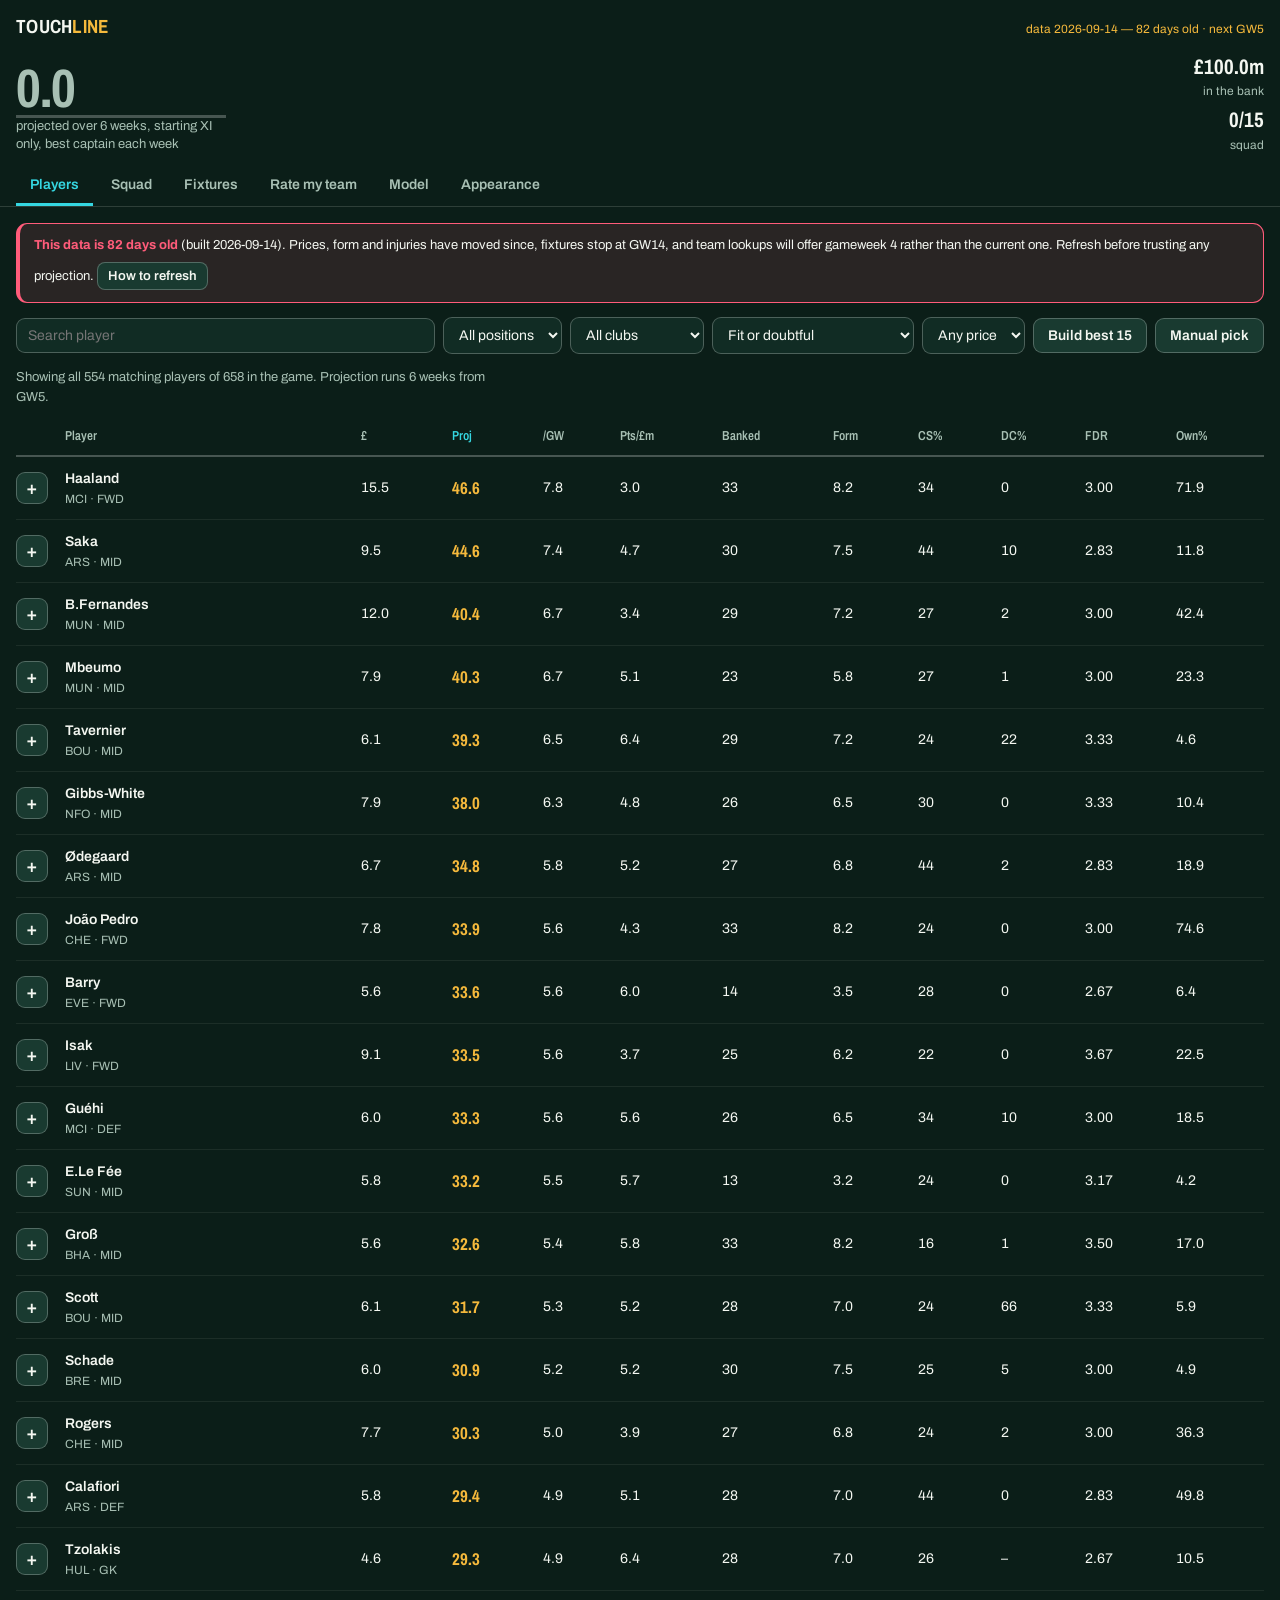
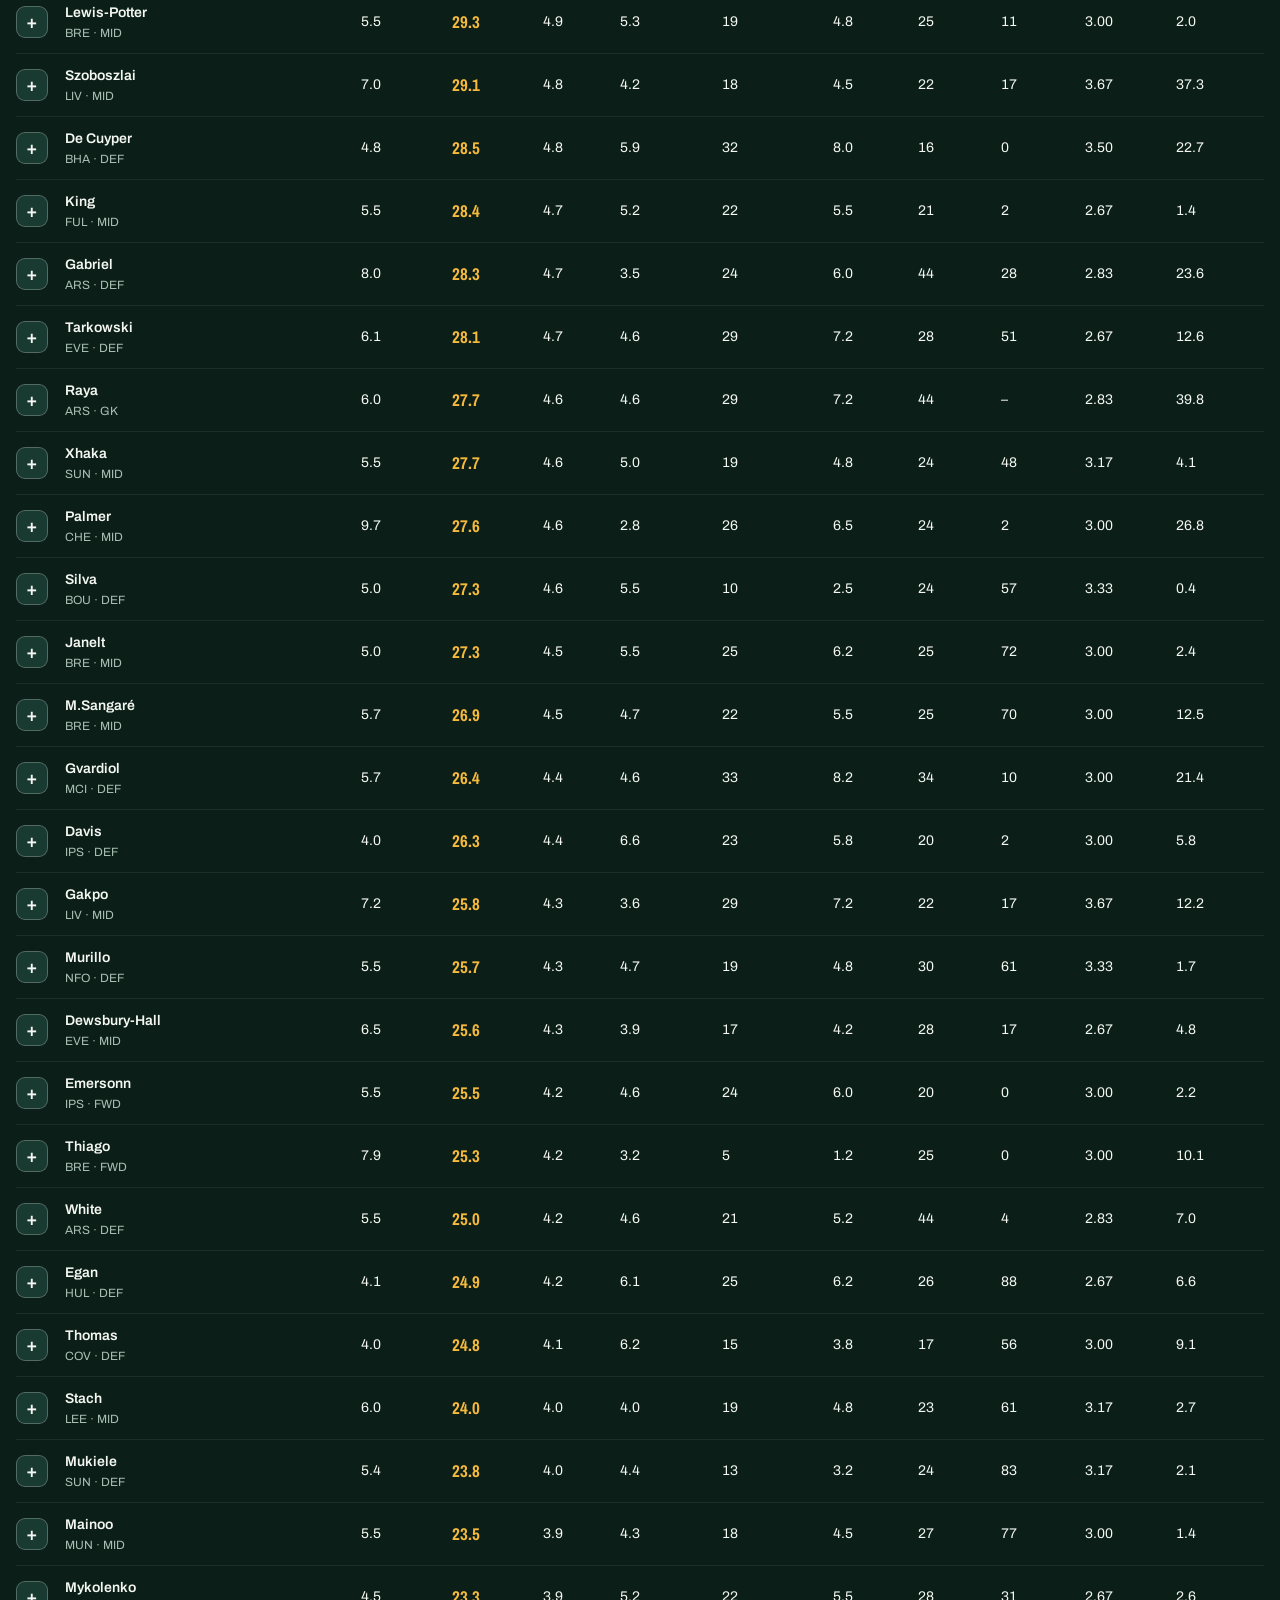
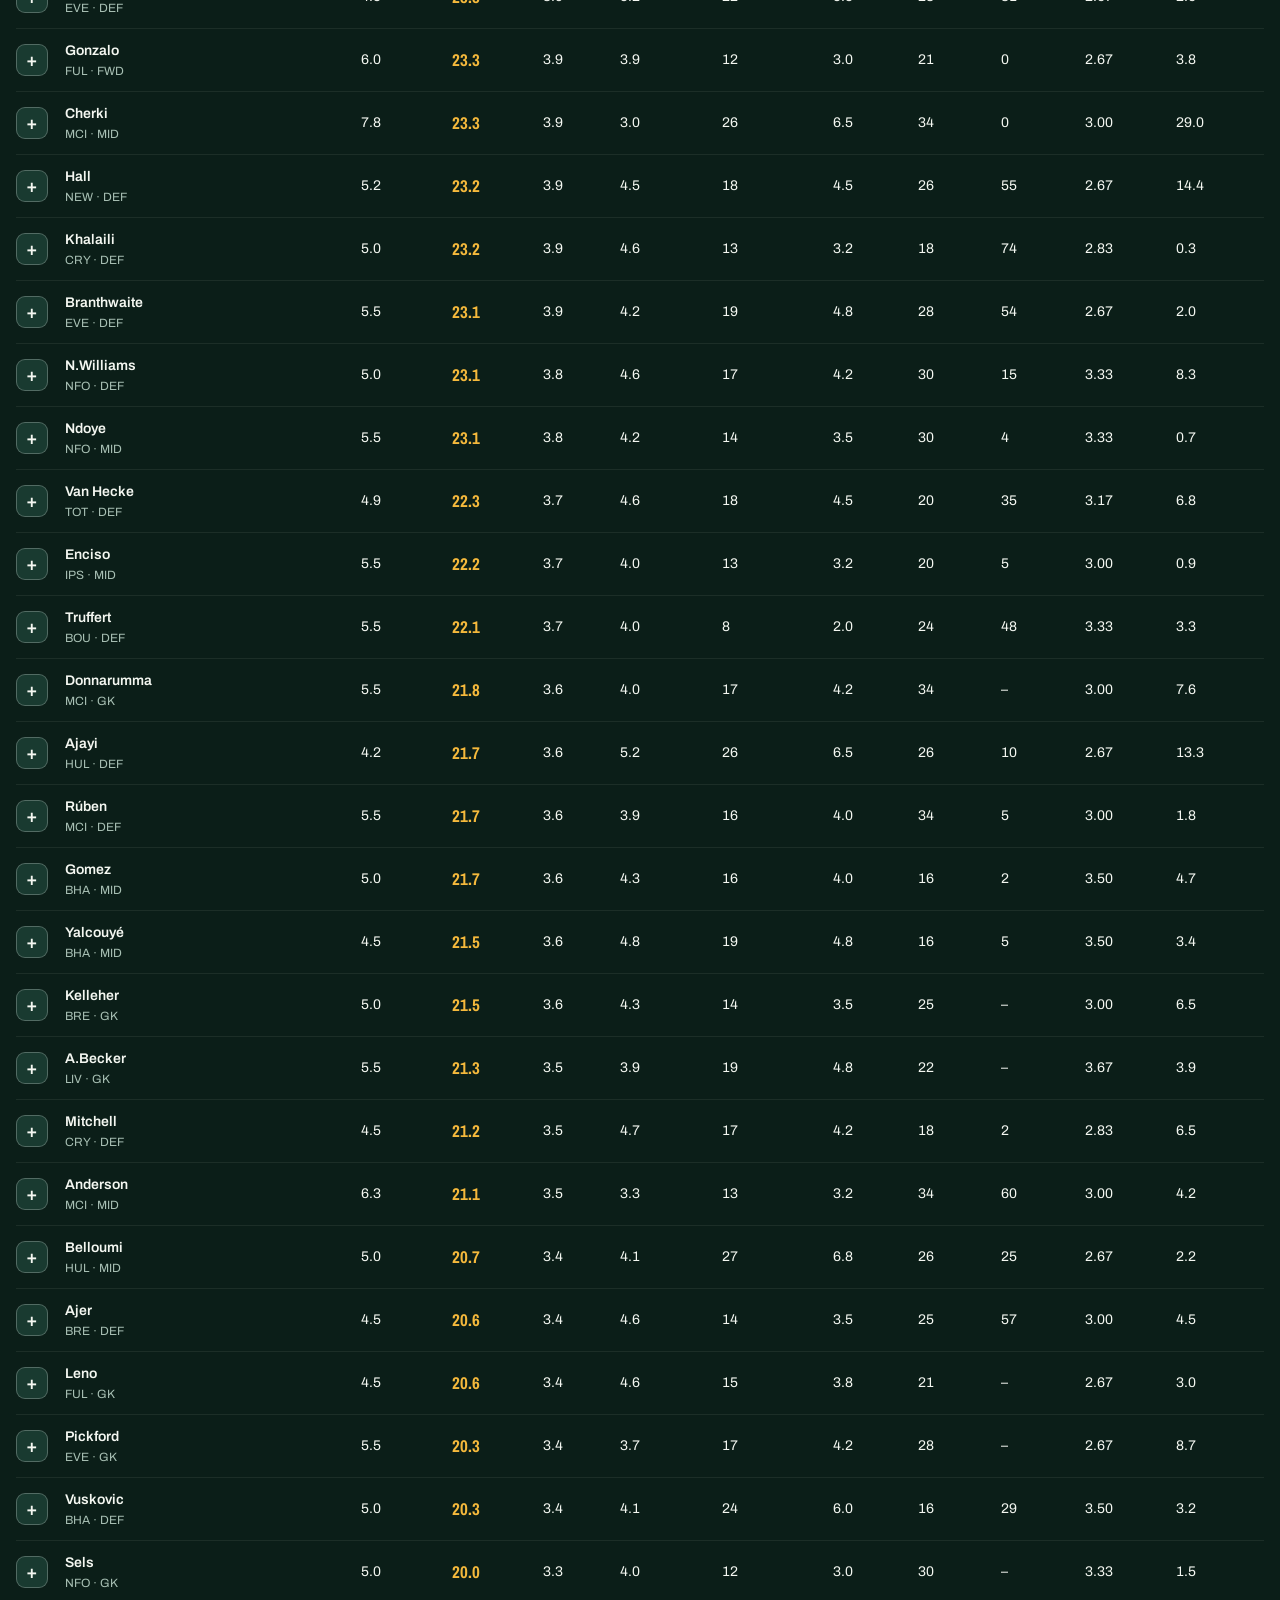
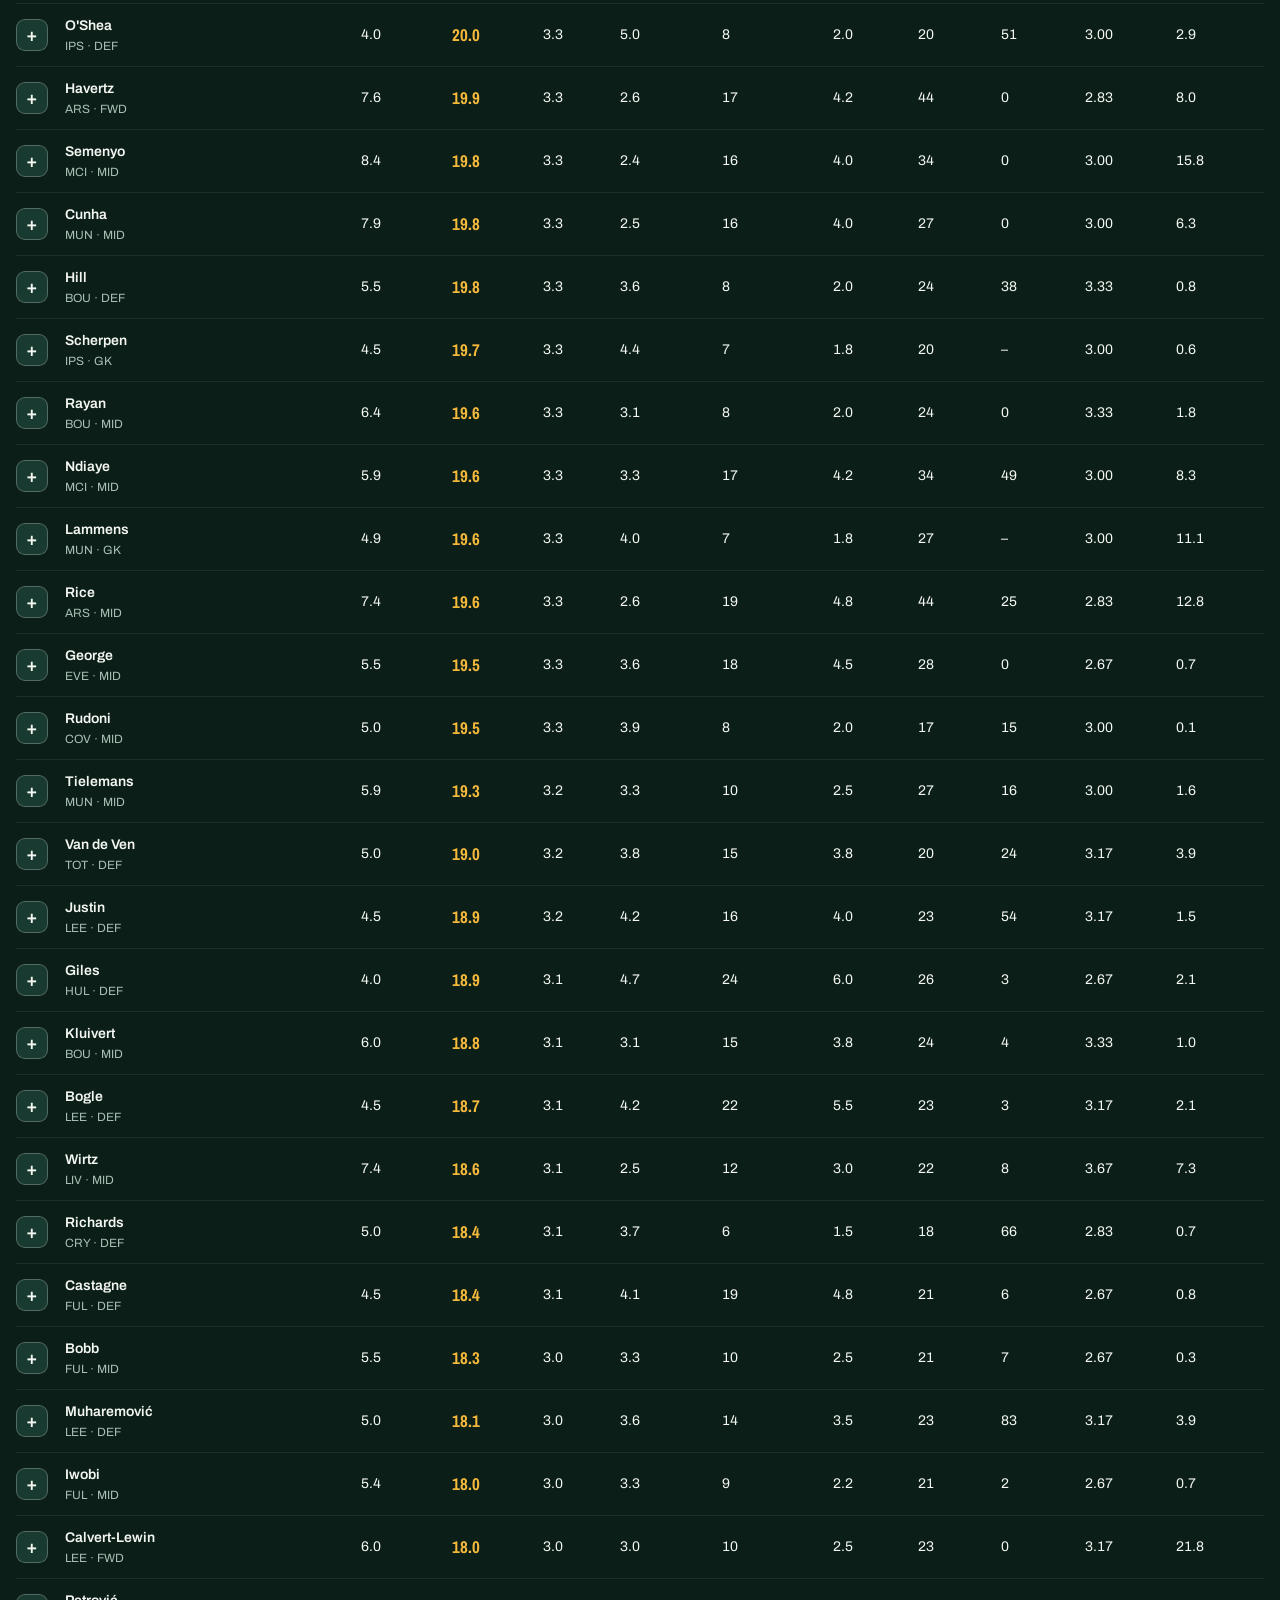
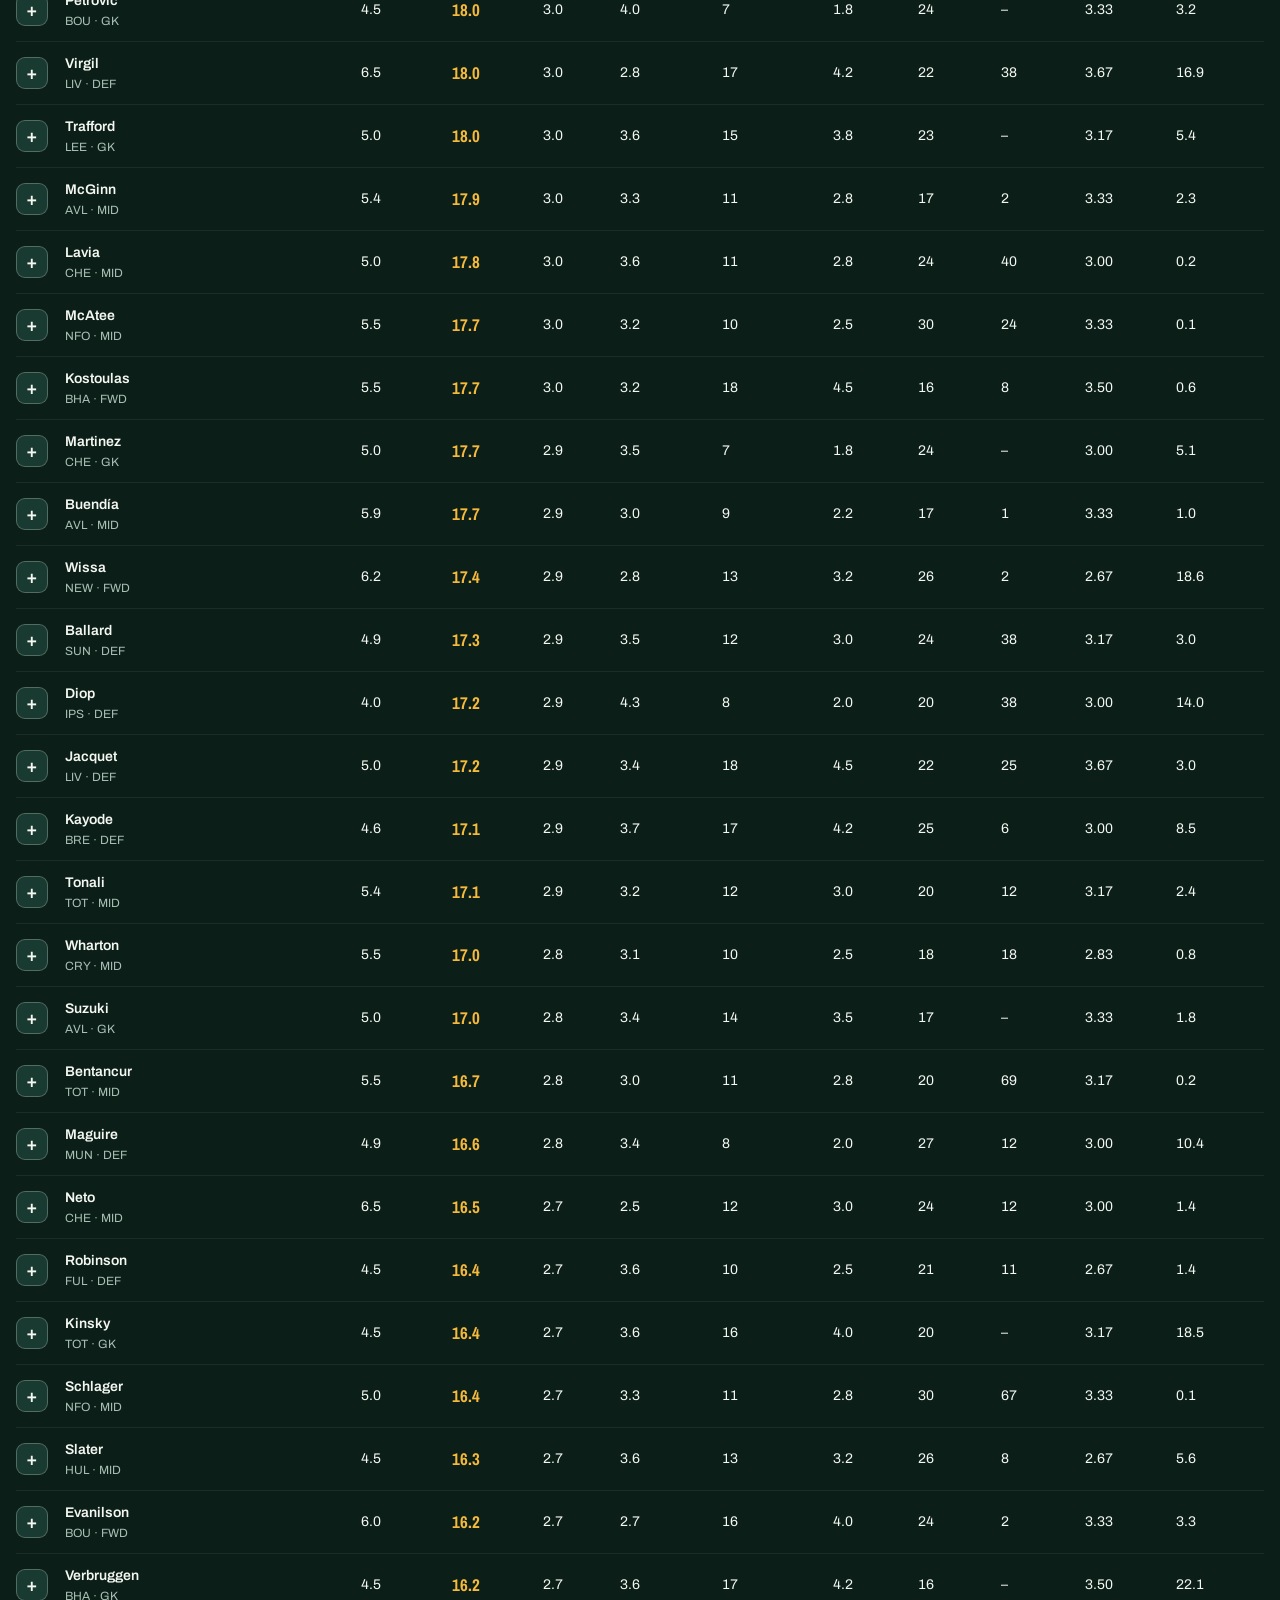
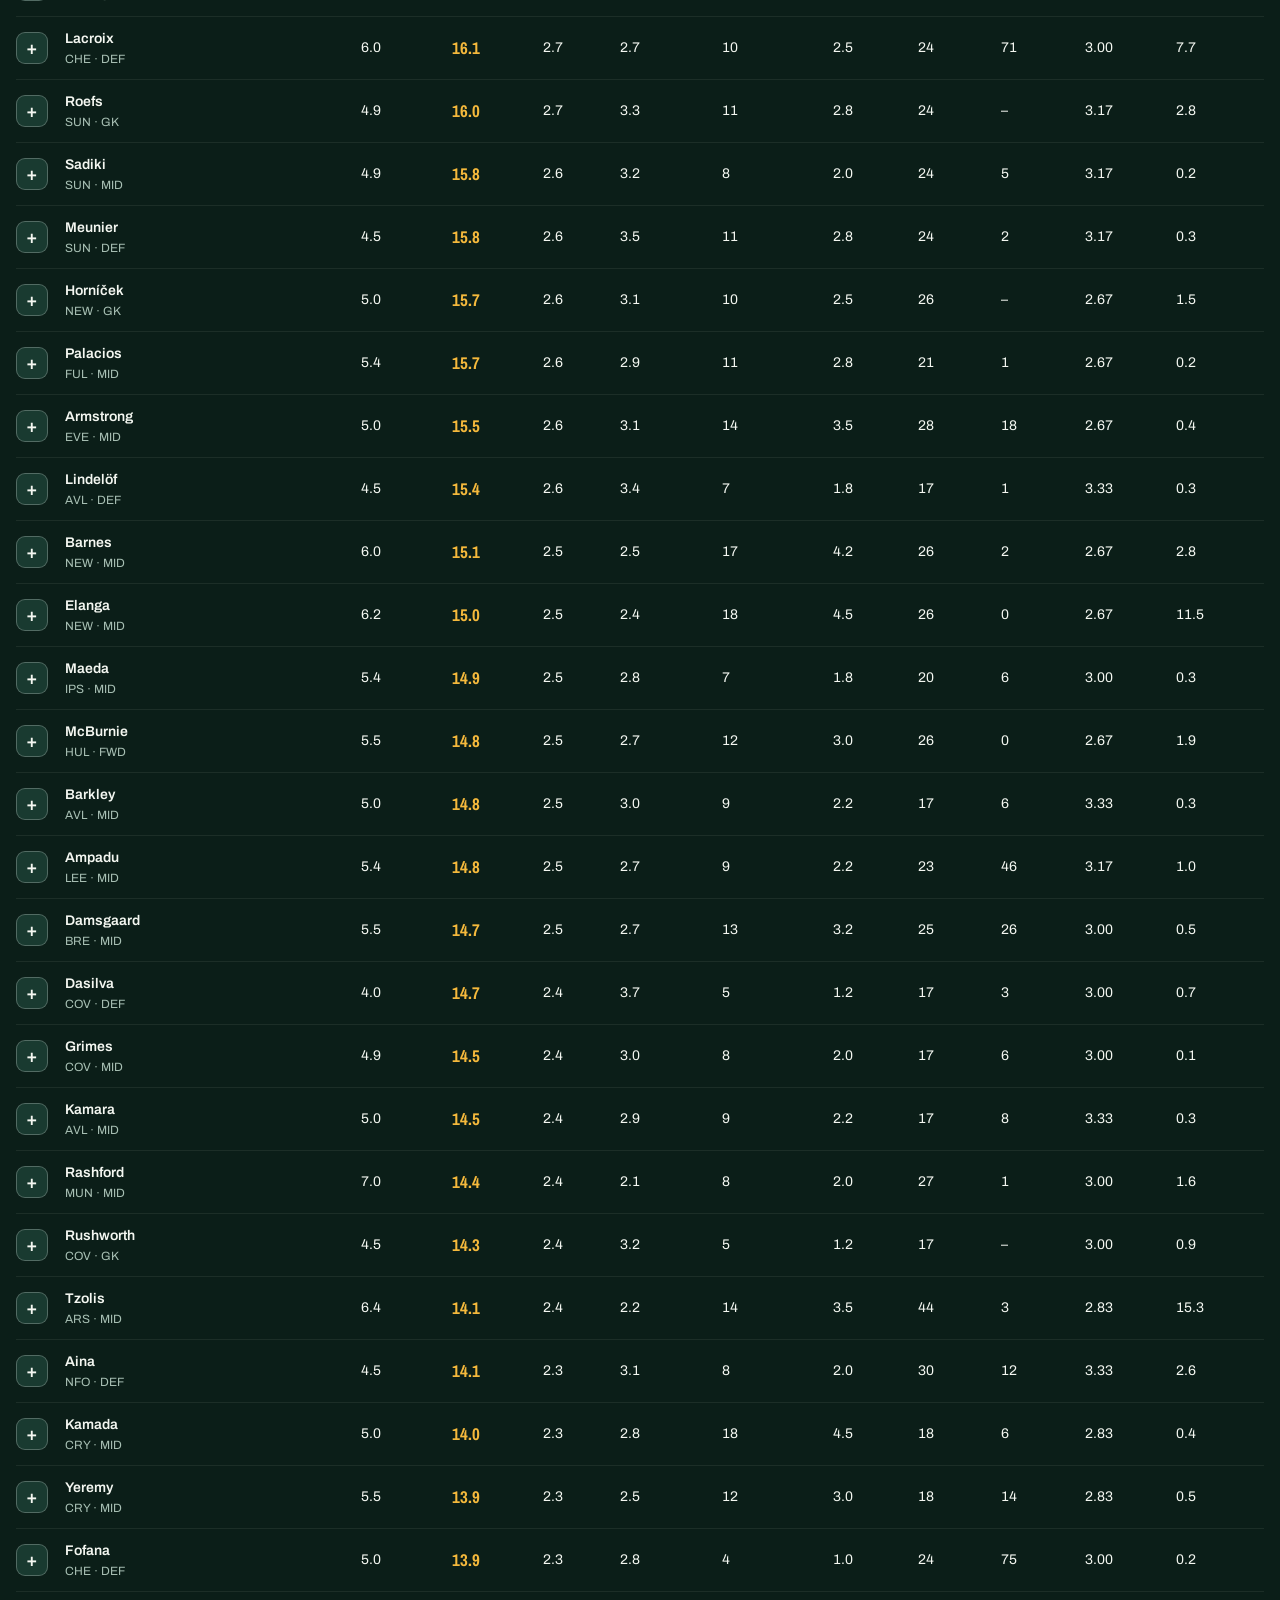
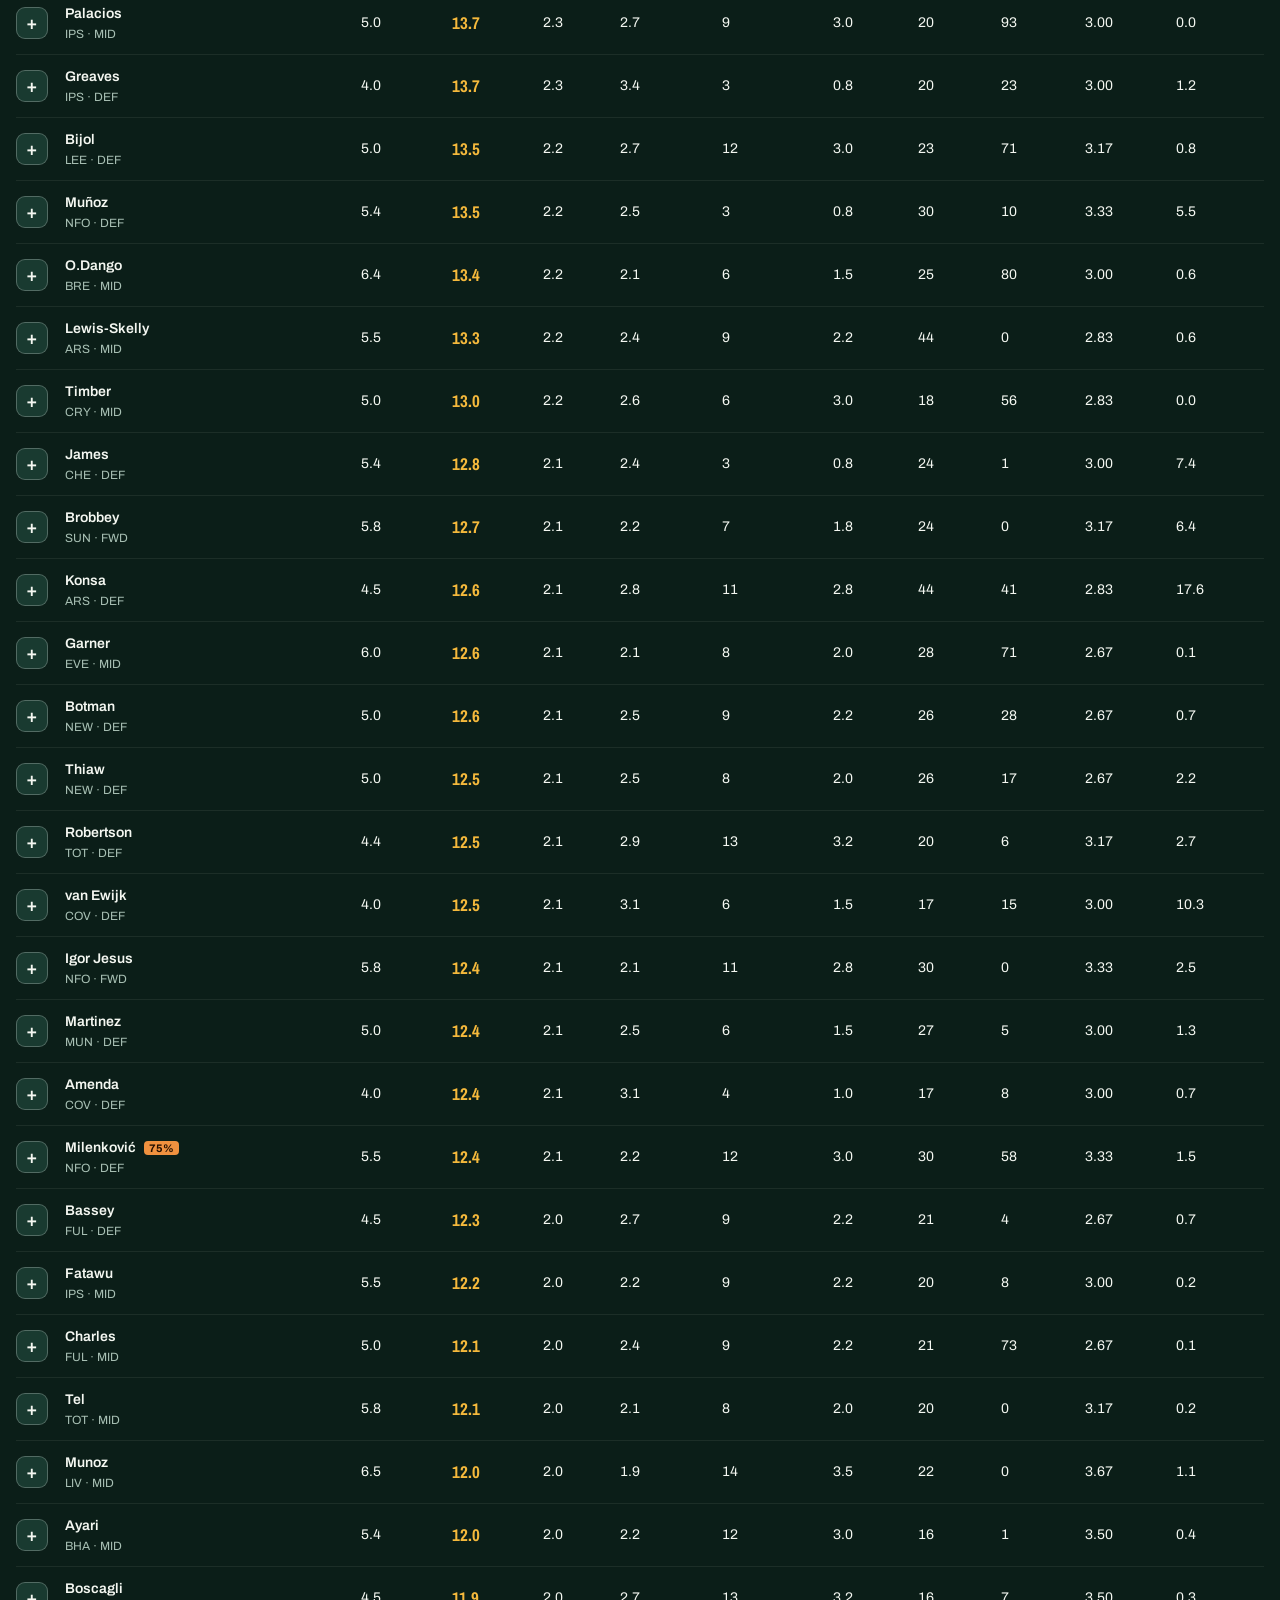
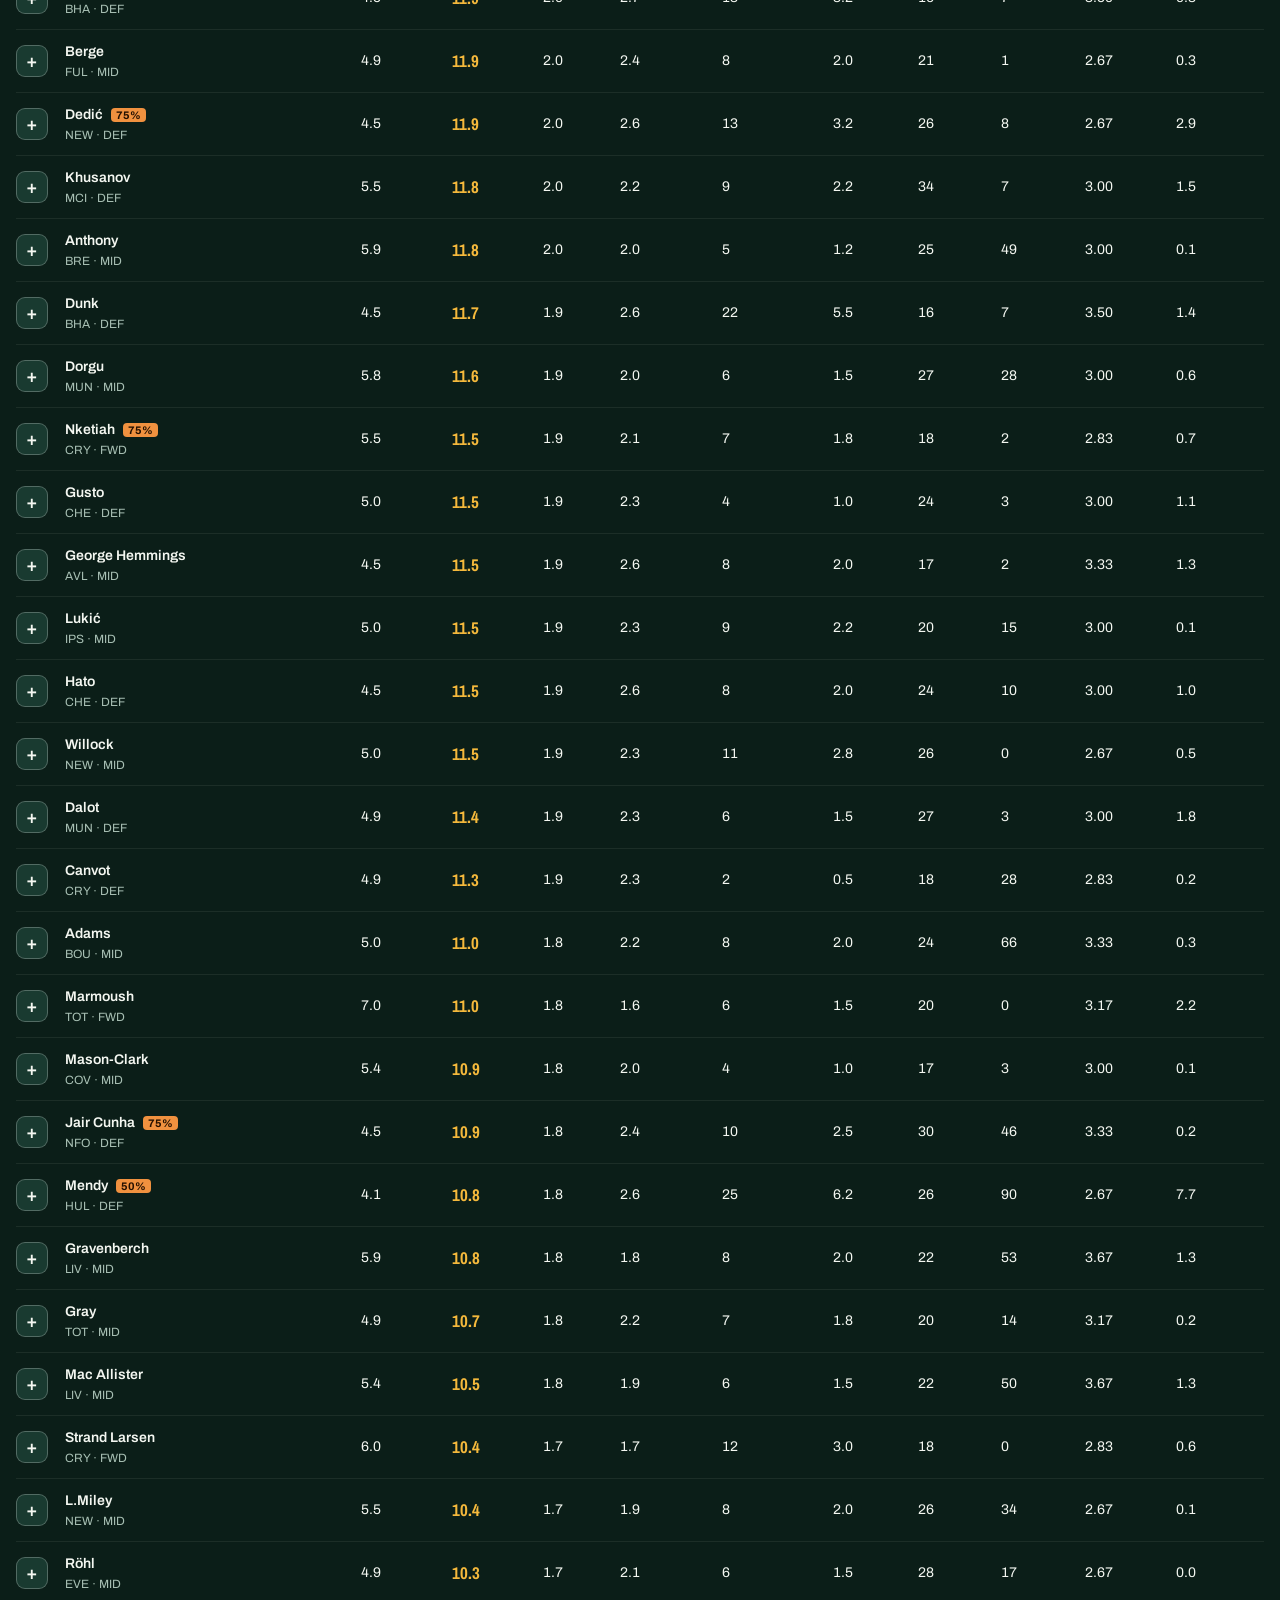
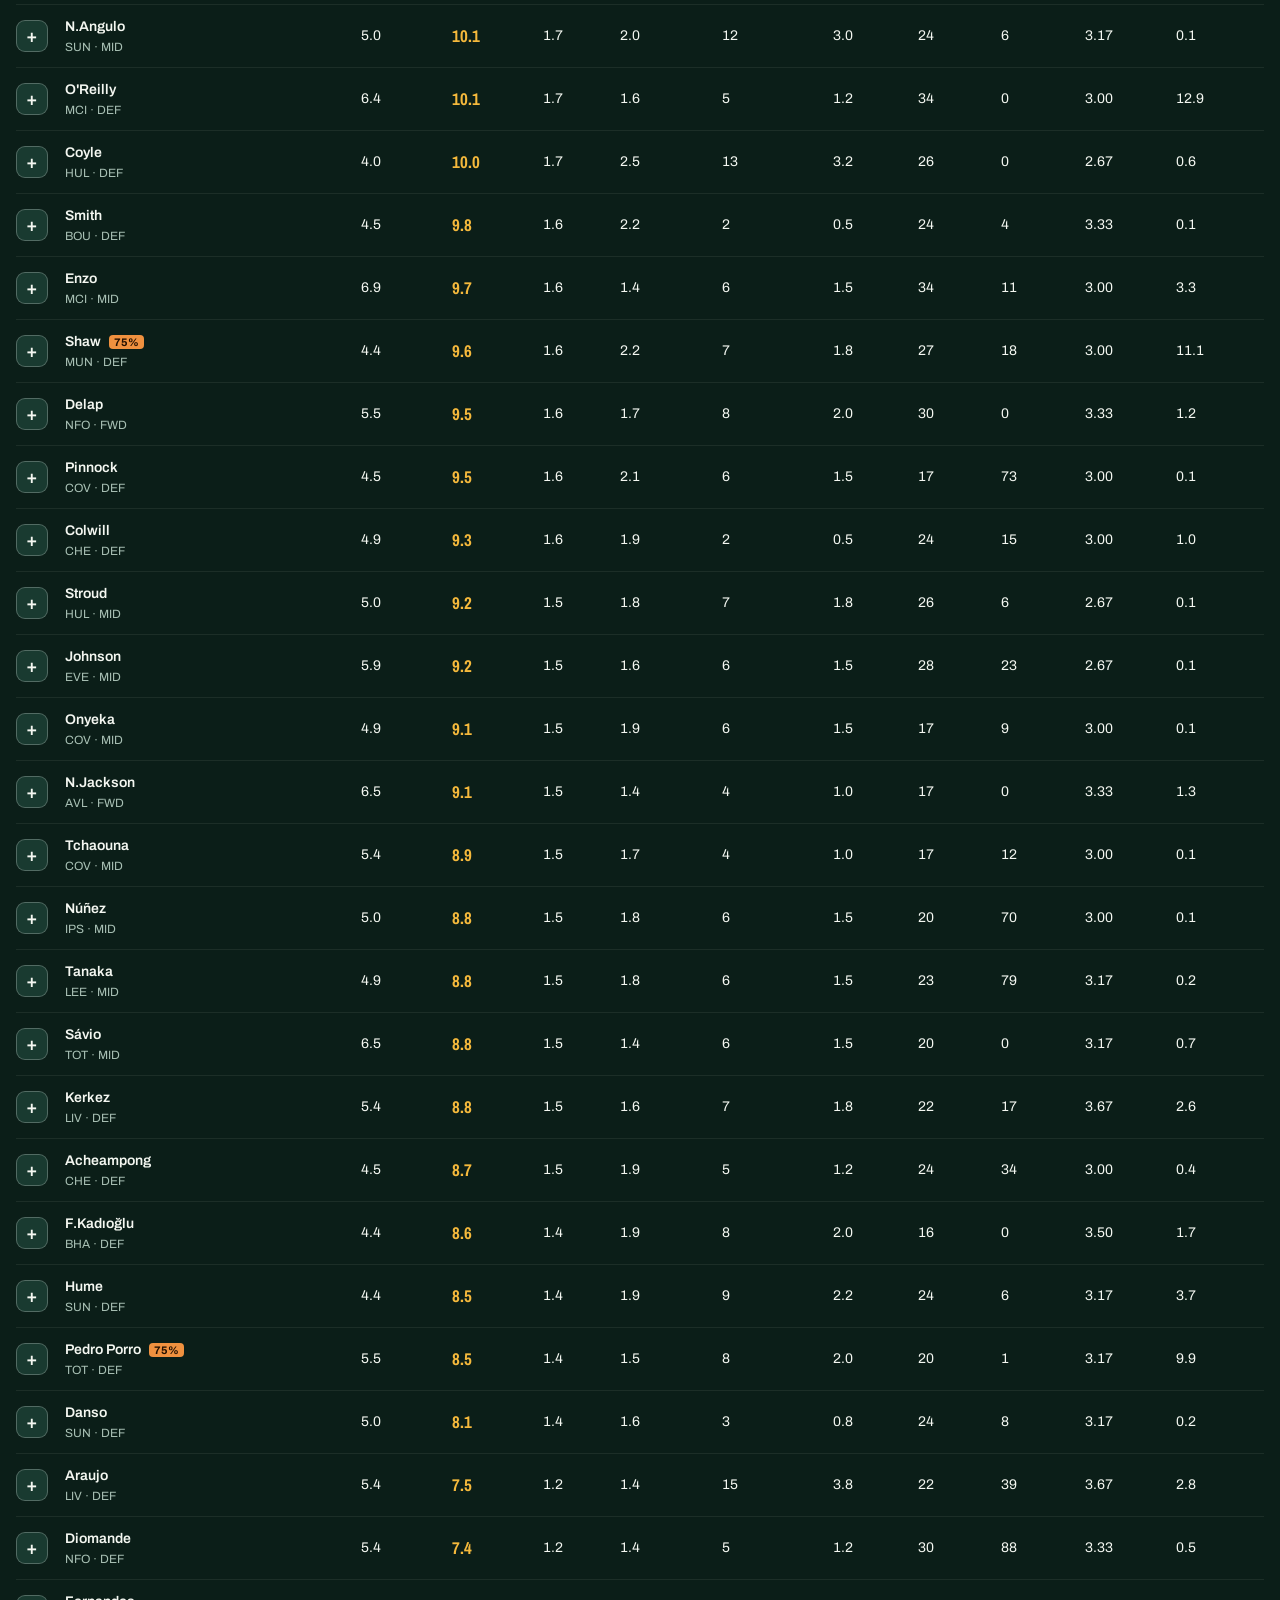
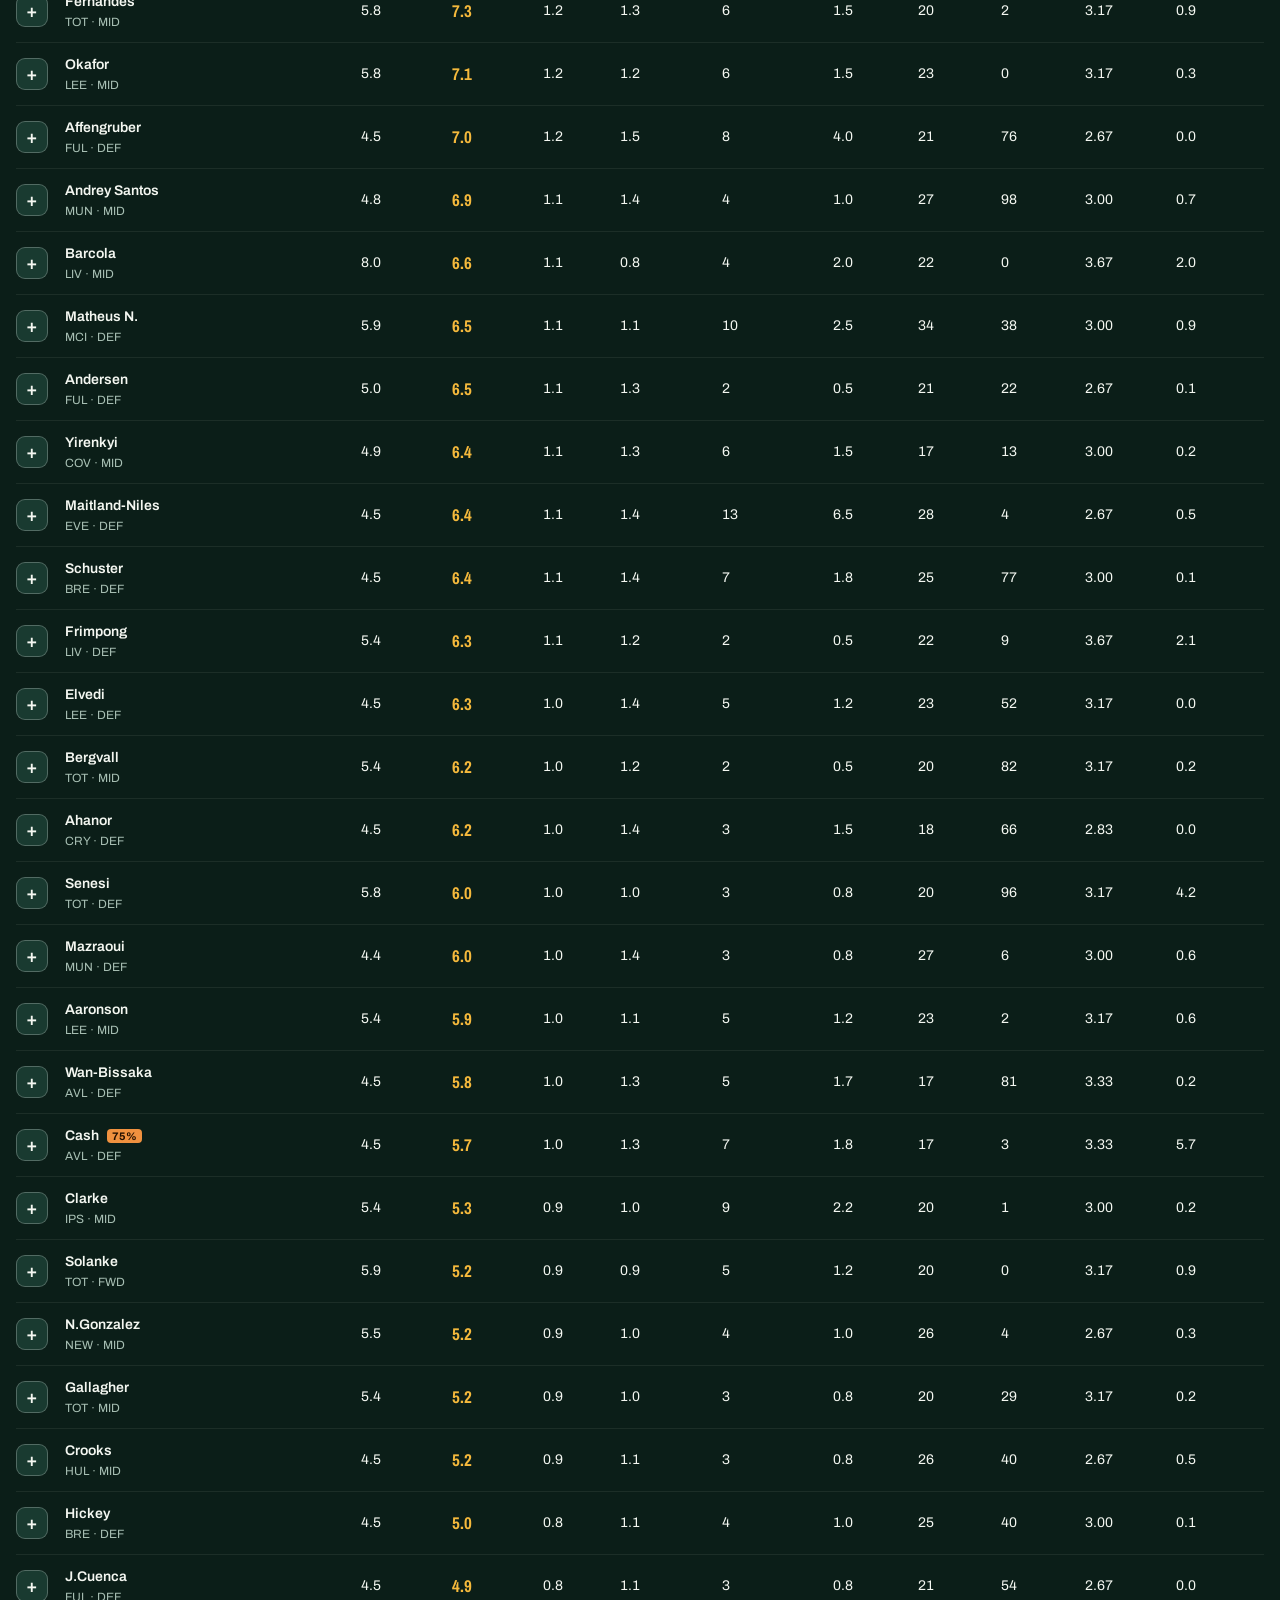
<file: touchline-app/touchline-fpl-model.html>
<!DOCTYPE html>
<html lang="en">
<head>
<meta charset="utf-8">
<meta name="viewport" content="width=device-width,initial-scale=1,viewport-fit=cover">
<title>Touchline — FPL projection model</title>
<meta name="description" content="Fantasy Premier League projections, fixture difficulty and squad rating.">

<meta name="theme-color" content="#10231C">
<meta name="mobile-web-app-capable" content="yes">
<meta name="apple-mobile-web-app-capable" content="yes">
<meta name="apple-mobile-web-app-status-bar-style" content="black-translucent">
<meta name="apple-mobile-web-app-title" content="Touchline">
<link rel="apple-touch-icon" href="icons/apple-touch-icon.png">
<link rel="icon" href="icons/icon-192.png">
<link rel="preconnect" href="https://fonts.googleapis.com">
<link rel="preconnect" href="https://fonts.gstatic.com" crossorigin>
<link href="https://fonts.googleapis.com/css2?family=Archivo+Narrow:wght@500;600;700&family=Archivo:wght@400;500;600;700&display=swap" rel="stylesheet">
<style>
/* ============================================================
   TOUCHLINE — visual system

   Subject: an FPL projection tool read on a phone, usually in the last
   hour before a deadline. The job is to read numbers quickly and act,
   so colour carries meaning rather than decorating.

   Three accents, each with one job, never borrowed for another:
     amber  the model's output — projections, totals, anything predicted
     cyan   you — your picks, your XI, the control you are touching
     coral  multiplied or urgent — captain, chips, over budget

   Fixture difficulty keeps its own green-to-red ramp, since it encodes
   a scale rather than a role, and it stays clear of coral.

   Type: Archivo Narrow for figures and headings so scores stack in
   columns like a scoreboard; Archivo for anything read as prose.
   ============================================================ */
:root{
  --font-body:Archivo,-apple-system,BlinkMacSystemFont,"Segoe UI",sans-serif;
  --font-display:"Archivo Narrow",Archivo,sans-serif;
  --pitch:#0B1E18; --turf:#112C24; --turf-2:#193A30; --turf-3:#22483C;
  --chalk:#F4F7F1; --chalk-dim:#A8C0B4;
  --line:rgba(244,247,241,.15); --line-strong:rgba(244,247,241,.26);
  --projection:#F5B93C; --projection-deep:#D19A28;
  --pick:#35D7E1; --pick-deep:#1FA9B2;
  --boost:#FF5C7A;
  --fdr2:#2FD08A; --fdr3:#C9D14A; --fdr4:#F0913F; --fdr5:#D93B4A;
  --ok:#2FD08A; --bad:#FF5C7A;
  --lamp:#F5B93C;                      /* legacy alias */
  --r:11px; --shadow:0 10px 30px rgba(0,0,0,.45);
}
*{box-sizing:border-box;-webkit-tap-highlight-color:transparent}
html,body{margin:0;padding:0}
body{background:var(--pitch);color:var(--chalk);
  font-family:var(--font-body);
  font-size:1rem;line-height:1.5;font-variant-numeric:tabular-nums;
  padding-bottom:calc(24px + env(safe-area-inset-bottom));-webkit-font-smoothing:antialiased}
h1,h2,h3,.num,th{font-family:var(--font-display)}
h3{font-size:1.1875rem;margin:20px 0 6px}
button,select,input,textarea{font-family:inherit;font-size:inherit;color:inherit}
button{cursor:pointer;border:none;background:none}
:focus-visible{outline:2px solid var(--pick);outline-offset:2px;border-radius:4px}
a{color:var(--pick)}

/* ---------- scoreboard header ---------- */
.board{position:sticky;top:0;z-index:40;background:var(--pitch);
  border-bottom:1px solid var(--line);padding:12px 16px 0;
  padding-top:calc(12px + env(safe-area-inset-top))}
.board-top{display:flex;align-items:baseline;gap:10px;justify-content:space-between}
.wordmark{font-family:var(--font-display);font-weight:700;font-size:1.1875rem;letter-spacing:.015em}
.wordmark span{color:var(--projection)}
.built{font-size:0.75rem;color:var(--chalk-dim)}
.readout{display:flex;align-items:flex-end;gap:16px;padding:10px 0 12px;flex-wrap:wrap}
.big{font-family:var(--font-display);font-weight:700;font-size:3.375rem;line-height:.86;
  color:var(--projection);letter-spacing:-.015em;
  border-bottom:3px solid var(--projection);padding-bottom:4px}
.big.dim{color:var(--chalk-dim);border-bottom-color:var(--line-strong)}
.readout-label{font-size:0.8125rem;color:var(--chalk-dim);max-width:210px;line-height:1.35}
.readout-side{margin-left:auto;text-align:right;font-size:0.75rem;color:var(--chalk-dim)}
.readout-side b{display:block;font-family:var(--font-display);font-size:1.3125rem;font-weight:700;color:var(--chalk)}
.readout-side b.over{color:var(--boost)}

/* ---------- tabs ---------- */
nav{display:flex;gap:4px;overflow-x:auto;scrollbar-width:none}
nav::-webkit-scrollbar{display:none}
nav button{padding:11px 14px;font-size:0.875rem;font-weight:600;color:var(--chalk-dim);
  border-bottom:3px solid transparent;white-space:nowrap}
nav button[aria-selected="true"]{color:var(--pick);border-bottom-color:var(--pick)}
main{padding:16px}
section[hidden]{display:none}

/* ---------- controls ---------- */
.controls{display:flex;flex-wrap:wrap;gap:8px;margin-bottom:14px;align-items:center}
select,input[type=search],input[type=number],textarea{
  background:var(--turf);border:1px solid var(--line-strong);border-radius:9px;
  padding:9px 11px;font-size:0.875rem;min-width:0}
input[type=search]{flex:1;min-width:130px}
input[type=range]{accent-color:var(--pick);width:100%}
.slider{flex:1;min-width:170px}
.slider label{display:flex;justify-content:space-between;font-size:0.8125rem;color:var(--chalk-dim);margin-bottom:3px}
.slider label span:last-child{color:var(--chalk);font-family:var(--font-display);font-weight:700}
.btn{background:var(--turf-2);border:1px solid var(--line-strong);border-radius:9px;
  padding:9px 14px;font-size:0.875rem;font-weight:600}
.btn:hover{background:var(--turf-3)}
.btn.primary{background:var(--pick);color:#062024;border-color:var(--pick);font-weight:700}
.btn.primary:hover{background:var(--pick-deep)}
.btn:disabled{opacity:.4;cursor:default}
.mini,.btn.mini{font-size:0.8125rem;padding:6px 10px;border-radius:8px;
  background:var(--turf-2);border:1px solid var(--line-strong)}
.note{font-size:0.8125rem;color:var(--chalk-dim);margin:10px 0;max-width:72ch}
.warn{color:var(--projection)}

/* ---------- tables ---------- */
.scroll{overflow-x:auto;-webkit-overflow-scrolling:touch}
table{border-collapse:collapse;width:100%;font-size:0.875rem}
th{text-align:left;font-weight:600;font-size:0.8125rem;color:var(--chalk-dim);padding:9px;
  border-bottom:2px solid var(--line-strong);white-space:nowrap;cursor:pointer;
  position:sticky;top:0;background:var(--pitch)}
th.sorted{color:var(--pick)}
td{padding:11px 9px;border-bottom:1px solid rgba(244,247,241,.07);white-space:nowrap}
tr.in td{background:rgba(53,215,225,.10)}
tr.blocked{opacity:.4}
tr.blocked .add{opacity:.5}
.pname{font-weight:600;font-size:0.875rem}
.psub{font-size:0.75rem;color:var(--chalk-dim);margin-top:1px}
.ep{font-family:var(--font-display);font-weight:700;font-size:1.0625rem;color:var(--projection)}
th.pick,td.pick{position:sticky;left:0;z-index:3;background:var(--pitch);
  padding-left:0;padding-right:5px;width:40px;min-width:40px}
tr.in td.pick{background:#10312C}
.add{width:32px;height:32px;border-radius:9px;background:var(--turf-2);
  border:1px solid var(--line-strong);font-weight:700;font-size:1.125rem;line-height:1}
.add.on{background:var(--pick);color:#062024;border-color:var(--pick)}
td.pick .add{width:32px;height:32px}
#ptable td[data-add]{cursor:pointer}
.why-no{font-size:0.6875rem;color:var(--projection)}

/* ---------- fixture difficulty ---------- */
.fdr{display:inline-block;min-width:34px;text-align:center;border-radius:6px;
  padding:4px 2px;font-weight:700;font-size:0.8125rem;color:#06180F}
.f2{background:var(--fdr2)} .f3{background:var(--fdr3)}
.f4{background:var(--fdr4)} .f5{background:var(--fdr5);color:#fff}
.f0{background:var(--turf-2);color:var(--chalk-dim)}
.fdr small{display:block;font-size:0.625rem;font-weight:600;opacity:.8;line-height:1.1}

/* ---------- squad list ---------- */
.poshead{display:flex;justify-content:space-between;align-items:baseline;margin:18px 0 8px;
  font-family:var(--font-display);font-weight:700;font-size:1rem;
  padding-left:9px;border-left:3px solid var(--pick)}
.poshead em{font-style:normal;font-size:0.8125rem;color:var(--chalk-dim);font-family:var(--font-body)}
.row{display:flex;align-items:center;gap:10px;padding:10px 11px;border:1px solid var(--line);
  border-radius:var(--r);margin-bottom:7px;background:var(--turf)}
.row.starting{border-left:4px solid var(--pick)}
.row.benched{opacity:.66}
.row .grow{flex:1;min-width:0}
.row .nm{font-weight:600;font-size:0.9375rem;white-space:nowrap;overflow:hidden;text-overflow:ellipsis}
.row .meta{font-size:0.75rem;color:var(--chalk-dim);margin-top:1px}
.row .val{font-family:var(--font-display);font-weight:700;font-size:1.1875rem;color:var(--projection)}
.row .val.capped{color:var(--boost)}
.row .val i{font-style:normal;font-size:0.6875rem;opacity:.8;margin-left:2px}
.chip{font-size:0.6875rem;font-weight:700;padding:2px 6px;border-radius:5px;
  background:var(--boost);color:#2A0710;margin-left:4px}
.chip.v{background:var(--turf-3);color:var(--chalk)}
.flag{font-size:0.6875rem;font-weight:700;padding:1px 5px;border-radius:4px;margin-left:5px}
.flag.f-d{background:var(--fdr4);color:#241000}
.flag.f-i,.flag.f-s{background:var(--fdr5);color:#fff}
.flag.f-u{background:var(--turf-3);color:var(--chalk-dim)}

/* ---------- pitch ---------- */
.pitch-head{display:flex;align-items:flex-end;justify-content:space-between;gap:12px;margin-bottom:10px}
#pitchTotal{text-align:right;line-height:1.15}
#pitchTotal b{display:block;font-family:var(--font-display);font-weight:700;font-size:1.875rem;color:var(--projection)}
#pitchTotal span{font-size:0.6875rem;color:var(--chalk-dim)}
.pitch{position:relative;border-radius:14px;overflow:hidden;padding:14px 3px 10px;
  background:repeating-linear-gradient(to bottom,#153328 0 44px,#122B22 44px 88px);
  border:1px solid var(--line)}
.pitch::before{content:"";position:absolute;inset:8px;border:2px solid rgba(244,247,241,.18);
  border-radius:6px;pointer-events:none}
.pitch::after{content:"";position:absolute;left:8px;right:8px;top:50%;height:2px;
  background:rgba(244,247,241,.14);pointer-events:none}
.prow{display:flex;justify-content:center;gap:3px;margin-bottom:10px;position:relative;z-index:2;flex-wrap:nowrap}
.pcard{flex:1 1 0;min-width:0;max-width:74px;text-align:center}
.kit{width:100%;max-width:52px;aspect-ratio:1/1.05;display:block;margin:0 auto 2px}
.face{width:100%;max-width:44px;aspect-ratio:11/14;object-fit:cover;border-radius:5px;
  display:block;margin:0 auto 2px;background:var(--turf-3)}
.pcard .nm{font-size:0.6562rem;font-weight:600;background:var(--chalk);color:#0B1E18;
  border-radius:5px 5px 0 0;padding:2px;overflow:hidden;text-overflow:ellipsis;white-space:nowrap}
.pcard .pt{font-size:0.6875rem;font-weight:700;background:var(--pitch);color:var(--projection);
  border-radius:0 0 5px 5px;padding:2px}
.pcard .pt.capped{background:var(--boost);color:#2A0710}
.pcard .pt i{font-style:normal;font-size:0.5rem;opacity:.8;margin-left:1px}
.pcard .pt.dead{opacity:.45}
.pcard .fx{font-size:0.5312rem;color:var(--chalk-dim);margin-top:3px;
  overflow:hidden;text-overflow:ellipsis;white-space:nowrap}
.benchbar{display:flex;justify-content:center;gap:3px;margin-top:10px;padding-top:12px;
  border-top:1px dashed var(--line-strong);flex-wrap:nowrap}
.benchbar .pcard{opacity:.62}
@media (min-width:520px){
  .prow,.benchbar{gap:6px}
  .pcard{max-width:92px}
  .kit{max-width:64px}
  .face{max-width:56px}
  .pcard .nm,.pcard .pt{font-size:0.75rem}
  .pcard .fx{font-size:0.625rem}
}
body.dragging{user-select:none;-webkit-user-select:none}
.pcard.lifted{opacity:.28}
.pcard.cand .nm{background:var(--pick);color:#062024}
.pcard.noncand{opacity:.3}
.pcard.hover{transform:scale(1.09)}
.pcard.hover .nm{background:var(--boost);color:#2A0710}
.pcard.empty{display:flex;flex-direction:column;align-items:center;justify-content:center;
  gap:1px;aspect-ratio:1/1.3;border:2px dashed var(--line-strong);border-radius:10px;
  background:rgba(244,247,241,.04);color:var(--chalk-dim);padding:0}
.pcard.empty:hover,.pcard.empty:focus-visible{border-color:var(--pick);
  background:rgba(53,215,225,.14);color:var(--chalk)}
.pcard.empty .plus{font-family:var(--font-display);font-weight:700;font-size:1.5rem;line-height:1}
.pcard.empty .slotlab{font-size:0.5938rem;font-weight:600;letter-spacing:.03em}
.pickfoot{position:relative;z-index:2;text-align:center;margin-top:8px;padding-top:10px;
  border-top:1px dashed var(--line-strong);font-size:0.8125rem;color:var(--chalk-dim)}

/* ---------- chips ---------- */
.chipbox{border:1px solid var(--boost);border-radius:var(--r);
  background:rgba(255,92,122,.10);padding:12px 14px;margin-bottom:12px}
.chiphead{display:flex;align-items:baseline;justify-content:space-between;gap:10px}
.chiphead b{font-family:var(--font-display);font-size:1.0625rem;color:var(--boost)}
.chipgain{font-family:var(--font-display);font-weight:700;font-size:1.25rem}
.chipgain.up{color:var(--ok)} .chipgain.down{color:var(--bad)}
.chipbox p{margin:6px 0 0;font-size:0.8125rem;color:var(--chalk-dim);line-height:1.45}
.chipbox .btn{margin-top:10px}

/* ---------- manual builder ---------- */
#manualBar{border:1px solid var(--pick);border-radius:var(--r);
  background:rgba(53,215,225,.08);padding:12px;margin-bottom:12px}
.slotbar{display:flex;gap:7px}
.slot{flex:1;text-align:center;border:1px solid var(--line-strong);border-radius:9px;
  padding:9px 3px;background:var(--turf);cursor:pointer;min-width:0}
.slot[aria-pressed="true"]{border-color:var(--pick);background:rgba(53,215,225,.18)}
.slot .p{font-size:0.75rem;color:var(--chalk-dim);font-weight:600}
.slot .c{font-family:var(--font-display);font-weight:700;font-size:1.1875rem;line-height:1.15}
.slot.done .c{color:var(--ok)}
.slot .m{font-size:0.6562rem;color:var(--chalk-dim)}
.slotfoot{display:flex;align-items:center;justify-content:space-between;gap:8px;
  margin-top:10px;font-size:0.8125rem;color:var(--chalk-dim)}
.slotfoot b{color:var(--chalk);font-family:var(--font-display);font-size:0.9375rem}
.slotfoot b.over{color:var(--boost)}

/* ---------- rotation ---------- */
.rot{border:1px solid var(--line);border-radius:var(--r);padding:12px;margin-bottom:9px;background:var(--turf)}
.rot-head{display:flex;justify-content:space-between;align-items:center;margin-bottom:9px}
.rot-teams{font-family:var(--font-display);font-weight:700;font-size:1.0625rem}
.rot-score{font-family:var(--font-display);font-weight:700;font-size:1.25rem;color:var(--projection)}
.rot-grid{display:flex;gap:4px;overflow-x:auto}
.rot-cell{text-align:center;min-width:44px}
.rot-cell .g{font-size:0.6562rem;color:var(--chalk-dim);margin-bottom:2px}

/* ---------- rating ---------- */
.gauge{display:flex;align-items:center;gap:18px;border:1px solid var(--line-strong);
  border-radius:14px;padding:18px;background:var(--turf);margin-bottom:14px}
.gauge .score{font-family:var(--font-display);font-weight:700;font-size:3.875rem;line-height:.84;color:var(--projection)}
.gauge .score sup{font-size:1.5rem;vertical-align:super;margin-left:2px}
.gauge .verdict{font-family:var(--font-display);font-weight:700;font-size:1.1875rem;margin-bottom:3px}
.gauge .sub{font-size:0.8125rem;color:var(--chalk-dim);line-height:1.4}
.bars{border:1px solid var(--line);border-radius:14px;padding:14px 16px;background:var(--turf);margin-bottom:14px}
.bar{margin-bottom:14px}
.bar:last-child{margin-bottom:0}
.bar-top{display:flex;justify-content:space-between;font-size:0.8125rem;margin-bottom:5px}
.bar-top b{font-family:var(--font-display);font-size:1rem}
.track{height:9px;border-radius:5px;background:var(--turf-3);overflow:hidden}
.fill{height:100%;border-radius:5px;background:var(--projection)}
.fill.good{background:var(--ok)} .fill.poor{background:var(--bad)} .fill.mid{background:var(--fdr4)}
.bar .why{font-size:0.75rem;color:var(--chalk-dim);margin-top:4px}
.delta.up{color:var(--ok)} .delta.down{color:var(--bad)}
.weak td:first-child{font-weight:600}

/* ---------- screenshot import ---------- */
#shotReview{border:1px solid var(--line-strong);border-radius:var(--r);
  background:var(--turf);padding:12px 14px;margin-bottom:12px}
.shotrow{display:flex;align-items:center;gap:10px;padding:7px 0;
  border-bottom:1px solid rgba(244,247,241,.07)}
.shotrow:last-child{border-bottom:none}
.shotrow .grow{flex:1;min-width:0}
.shotrow .nm{font-weight:600;font-size:0.875rem}
.shotrow .src{font-size:0.7188rem;color:var(--chalk-dim)}
.conf{font-size:0.6875rem;font-weight:700;padding:2px 6px;border-radius:4px}
.conf.hi{background:var(--ok);color:#04231A}
.conf.mid{background:var(--fdr4);color:#241000}
.conf.lo{background:var(--bad);color:#fff}
.shotfoot{display:flex;gap:10px;align-items:center;margin-top:12px;flex-wrap:wrap}
.shotmiss{font-size:0.8125rem;color:var(--projection);margin-top:8px}
#shotPreview{max-width:100%;border-radius:8px;margin:8px 0;display:block;border:1px solid var(--line)}

/* ---------- install and offline chrome ---------- */
#install{display:none;align-items:center;gap:12px;margin:0 0 14px;padding:12px 14px;
  border:1px solid var(--pick);border-radius:var(--r);background:rgba(53,215,225,.10)}
#install.show{display:flex}
#install p{margin:0;font-size:0.8125rem;flex:1}
#offline{position:fixed;left:0;right:0;bottom:0;background:var(--projection);color:#231703;
  font-size:0.8125rem;font-weight:700;text-align:center;padding:7px;z-index:80;display:none}
#offline.show{display:block}

/* ---------- overlays ---------- */
.toast{position:fixed;left:50%;transform:translateX(-50%);bottom:22px;background:var(--turf-3);
  border:1px solid var(--line-strong);border-radius:10px;padding:11px 16px;font-size:0.875rem;
  z-index:90;box-shadow:var(--shadow);max-width:88vw;text-align:center}
dialog{background:var(--turf);color:var(--chalk);border:1px solid var(--line-strong);
  border-radius:16px;padding:0;max-width:min(540px,94vw);width:94vw;box-shadow:var(--shadow)}
dialog::backdrop{background:rgba(4,12,9,.76)}
.dlg-head{display:flex;justify-content:space-between;align-items:center;padding:14px 16px;
  border-bottom:1px solid var(--line-strong);font-family:var(--font-display);font-weight:700;font-size:1.0625rem}
.dlg-body{padding:12px 16px 16px;max-height:66vh;overflow:auto}
#swapBody textarea{width:100%;background:var(--turf-2);color:var(--chalk);
  border:1px solid var(--line-strong);border-radius:9px;padding:10px;font-size:0.9375rem;
  font-family:inherit;resize:vertical}
.visually-hidden{position:absolute;width:1px;height:1px;padding:0;margin:-1px;
  overflow:hidden;clip:rect(0 0 0 0);white-space:nowrap;border:0}
@media (prefers-reduced-motion:reduce){*{transition:none!important;animation:none!important}}

/* ---------- selectors the markup still emits ---------- */
/* flagFor() writes .flag.doubt / .flag.out */
.flag.doubt{background:var(--fdr4);color:#241000}
.flag.out{background:var(--fdr5);color:#fff}

#pasteBox{width:100%;min-height:110px;background:var(--turf-2);color:var(--chalk);
  border:1px solid var(--line-strong);border-radius:9px;padding:10px;font-size:0.8125rem;
  font-family:ui-monospace,SFMono-Regular,Menlo,monospace;resize:vertical}

/* the card that follows your finger during a substitution */
.pcard.ghost{position:fixed;z-index:95;pointer-events:none;width:74px;
  opacity:.92;transform:translate(-50%,-50%) scale(1.12);
  filter:drop-shadow(0 8px 18px rgba(0,0,0,.55))}
.dragnote{font-size:0.75rem;color:var(--pick);margin-top:6px}

/* ---------- desktop drag behaviour ----------
   Browsers will happily drag a shirt image out of the page on their own.
   Turn native image dragging off and let the card own the pointer. */
.pcard,.pcard *{-webkit-user-drag:none;user-select:none;-webkit-user-select:none}
.pcard img{pointer-events:none}
.pcard{touch-action:none}
.pcard.empty{cursor:pointer}
#pitch .pcard:not(.empty){cursor:grab}
body.dragging #pitch .pcard:not(.empty){cursor:grabbing}

/* ============================================================
   THEMES
   Each set redefines the same tokens, so every rule above follows
   without knowing which theme is on. The three accent roles hold
   their meaning in all of them — amber-equivalent for projections,
   cyan-equivalent for your picks, coral-equivalent for multipliers.
   ============================================================ */
body[data-theme="floodlit"]{ /* default — night match under lights */ }

body[data-theme="midnight"]{
  --pitch:#0C0E14; --turf:#161A24; --turf-2:#1F2532; --turf-3:#2A3242;
  --chalk:#F2F4F8; --chalk-dim:#A7B0C2;
  --line:rgba(242,244,248,.14); --line-strong:rgba(242,244,248,.26);
  --projection:#FFC94D; --projection-deep:#D9A52F;
  --pick:#7C9CFF; --pick-deep:#5878E0;
  --boost:#FF7AB0;
}
body[data-theme="terrace"]{  /* daylight, printed programme */
  --pitch:#F3F1E9; --turf:#FFFFFF; --turf-2:#EAE7DC; --turf-3:#DCD8CA;
  --chalk:#17211C; --chalk-dim:#5C6B62;
  --line:rgba(23,33,28,.16); --line-strong:rgba(23,33,28,.30);
  --projection:#8F5A08; --projection-deep:#6F4506;
  --pick:#0E6E8C; --pick-deep:#0A5568;
  --boost:#C22B55;
  --fdr2:#128A5A; --fdr3:#8A8C20; --fdr4:#B2601C; --fdr5:#B3242F;
  --ok:#128A5A; --bad:#C22B55;
}
body[data-theme="claret"]{   /* old-school kit colours */
  --pitch:#1A0F16; --turf:#2A1723; --turf-2:#371E2D; --turf-3:#47283A;
  --chalk:#F7F0F3; --chalk-dim:#C3A9B6;
  --line:rgba(247,240,243,.15); --line-strong:rgba(247,240,243,.28);
  --projection:#F0C24A; --projection-deep:#C99E2E;
  --pick:#6FD3B2; --pick-deep:#46A98A;
  --boost:#FF6E8A;
}
body[data-theme="terrace"] .pitch{
  background:repeating-linear-gradient(to bottom,#E4E9DE 0 44px,#DBE2D4 44px 88px);
}
body[data-theme="terrace"] .pcard .nm{background:#17211C;color:#F3F1E9}
body[data-theme="terrace"] .pcard .pt{background:#FFFFFF;color:#6F4506}
body[data-theme="terrace"] .pitch::before{border-color:rgba(23,33,28,.22)}
body[data-theme="terrace"] .pitch::after{background:rgba(23,33,28,.18)}
body[data-theme="midnight"] .pitch{
  background:repeating-linear-gradient(to bottom,#1A1F2B 0 44px,#161A24 44px 88px);
}
body[data-theme="claret"] .pitch{
  background:repeating-linear-gradient(to bottom,#31192A 0 44px,#2A1723 44px 88px);
}

/* tighter rows for people who would rather see more at once */
body.compact td{padding:7px 8px}
body.compact .row{padding:7px 9px;margin-bottom:5px}
body.compact .poshead{margin:12px 0 6px}
body.compact main{padding:12px}
body.compact .controls{margin-bottom:10px;gap:6px}

/* ---------- settings ---------- */
.setgroup{border:1px solid var(--line);border-radius:var(--r);padding:14px;
  margin-bottom:14px;background:var(--turf)}
.setgroup h3{margin:0 0 10px;font-size:1.0625rem;color:var(--chalk)}
.swatches{display:flex;gap:9px;flex-wrap:wrap}
.swatch{width:58px;height:58px;border-radius:10px;border:2px solid var(--line-strong);
  position:relative;overflow:hidden;cursor:pointer;padding:0}
.swatch[aria-pressed="true"]{border-color:var(--pick);box-shadow:0 0 0 2px var(--pick) inset}
.swatch i{position:absolute;bottom:0;left:0;right:0;height:16px;display:flex}
.swatch i b{flex:1}
.swatch span{position:absolute;top:5px;left:0;right:0;font-size:.625rem;font-weight:700;
  text-align:center;font-style:normal}
.pickrow{display:flex;align-items:center;gap:10px;margin-bottom:9px}
.pickrow label{flex:1;font-size:.8125rem}
.pickrow input[type=color]{width:52px;height:34px;padding:2px;border-radius:8px;
  border:1px solid var(--line-strong);background:var(--turf-2)}
.pickrow .rolehint{display:block;font-size:.6875rem;color:var(--chalk-dim)}
.fontgrid{display:grid;grid-template-columns:repeat(auto-fill,minmax(140px,1fr));gap:8px}
.fontbtn{border:1px solid var(--line-strong);border-radius:9px;padding:10px;
  background:var(--turf-2);text-align:left;cursor:pointer}
.fontbtn[aria-pressed="true"]{border-color:var(--pick);background:rgba(53,215,225,.14)}
.fontbtn b{display:block;font-size:1rem}
.fontbtn small{color:var(--chalk-dim);font-size:.6875rem}

/* ---------- stale data warning ---------- */
.stale{border:1px solid var(--boost);border-left:4px solid var(--boost);
  border-radius:var(--r);background:rgba(255,92,122,.12);
  padding:12px 14px;margin-bottom:14px;font-size:.8125rem;line-height:1.45}
.stale b{color:var(--boost)}
.stale .btn{margin-top:8px}
#swapBody code{background:var(--turf-2);border:1px solid var(--line);border-radius:5px;
  padding:1px 5px;font-family:ui-monospace,Menlo,monospace;font-size:.8125rem;
  display:inline-block;margin:2px 0}

</style>
</head>
<body>
<div id="offline">Offline — showing the last data this phone downloaded</div>
<header class="board">
  <div class="board-top">
    <div class="wordmark">TOUCH<span>LINE</span></div>
    <div class="built" id="built"></div>
  </div>
  <div class="readout">
    <div>
      <div class="big" id="xiTotal">0.0</div>
      <div class="readout-label" id="xiLabel">projected points, starting XI</div>
    </div>
    <div class="readout-side">
      <b id="bankLbl">£100.0m</b>
      in the bank
      <b id="sqLbl" style="margin-top:4px">0/15</b>
      squad
    </div>
  </div>
  <nav role="tablist">
    <button role="tab" aria-selected="true" data-tab="players">Players</button>
    <button role="tab" aria-selected="false" data-tab="squad">Squad</button>
    <button role="tab" aria-selected="false" data-tab="fdr">Fixtures</button>
    <button role="tab" aria-selected="false" data-tab="rate">Rate my team</button>
    <button role="tab" aria-selected="false" data-tab="model">Model</button>
    <button role="tab" aria-selected="false" data-tab="look">Appearance</button>
  </nav>
</header>

<main>
<div id="stale" class="stale" hidden></div>
<div id="install">
  <p>Add Touchline to your home screen and it runs like an app, offline included.</p>
  <button class="btn primary" id="installGo">Install</button>
  <button class="btn" id="installNo" aria-label="Dismiss">✕</button>
</div>
<!-- ================= PLAYERS ================= -->
<section id="tab-players">
  <div class="controls">
    <input type="search" id="q" placeholder="Search player">
    <select id="fPos"><option value="0">All positions</option><option value="1">GK</option><option value="2">DEF</option><option value="3">MID</option><option value="4">FWD</option></select>
    <select id="fTeam"><option value="0">All clubs</option></select>
    <select id="fAvail" aria-label="Availability">
      <option value="playing">Fit or doubtful</option>
      <option value="fit">Fully fit only</option>
      <option value="doubt">Doubtful only</option>
      <option value="out">Injured or suspended</option>
      <option value="flagged">Any flag at all</option>
      <option value="all">Everyone, including gone</option>
    </select>
    <select id="fMax"><option value="99">Any price</option><option value="15">≤ £15.0m</option><option value="10">≤ £10.0m</option><option value="8">≤ £8.0m</option><option value="6.5">≤ £6.5m</option><option value="5.5">≤ £5.5m</option><option value="4.6">≤ £4.6m</option></select>
    <button class="btn" id="optimise">Build best 15</button>
    <button class="btn" id="manualToggle" aria-pressed="false">Manual pick</button>
  </div>
  <div id="manualBar" hidden>
    <div class="slotbar" id="slotbar"></div>
    <div class="slotfoot">
      <span id="slotBudget"></span>
      <button class="btn mini" id="slotClearFilter">Show everyone</button>
    </div>
  </div>
  <div class="note" id="poolNote"></div>
  <div class="scroll">
    <table id="ptable">
      <thead><tr>
        <th class="pick"></th>
        <th data-k="n">Player</th>
        <th data-k="cost">£</th>
        <th data-k="ep" class="sorted">Proj</th>
        <th data-k="epg">/GW</th>
        <th data-k="ppm">Pts/£m</th>
        <th data-k="tp">Banked</th>
        <th data-k="f">Form</th>
        <th data-k="cs">CS%</th>
        <th data-k="dcp">DC%</th>
        <th data-k="fdr">FDR</th>
        <th data-k="sel">Own%</th>
      </tr></thead>
      <tbody></tbody>
    </table>
  </div>
</section>

<!-- ================= SQUAD ================= -->
<section id="tab-squad" hidden>
  <div class="pitch-head">
    <div class="controls" style="margin:0;flex:1">
      <select id="viewMode" aria-label="Squad view">
        <option value="pitch">Pitch view</option>
        <option value="list">List view</option>
      </select>
      <select id="pitchGw" aria-label="Gameweek"></select>
      <select id="kitMode" aria-label="Shirt or photo">
        <option value="kit">Jerseys</option>
        <option value="face">Player faces</option>
      </select>
    </div>
    <div id="pitchTotal"><b>—</b><span>projected</span></div>
  </div>
  <div class="controls">
    <select id="autoBasis" aria-label="What to optimise the eleven for">
      <option value="current">Best XI · current gameweek</option>
      <option value="shown">Best XI · gameweek shown</option>
      <option value="horizon">Best XI · whole horizon</option>
    </select>
    <button class="btn primary" id="autoXI2">Pick</button>
    <button class="btn" id="clearSq">Clear squad</button>
    <button class="btn" id="copyCode">Copy code</button>
    <button class="btn" id="loadCode">Load code</button>
    <select id="chip" aria-label="Chip">
      <option value="none">No chip</option>
      <option value="bboost">Bench Boost</option>
      <option value="tc">Triple Captain</option>
      <option value="fh">Free Hit</option>
      <option value="wc">Wildcard</option>
    </select>
  </div>
  <div class="note" id="valid"></div>
  <div id="chipPanel" hidden></div>
  <div class="note warn" id="faceNote" hidden></div>
  <div id="pitchWrap">
    <div class="pitch" id="pitch"></div>
    <div class="note" id="pitchHelp">Drag a shirt onto a bench player to substitute — press and hold first on a phone. Tap a shirt instead to transfer that player out.</div>
  </div>
  <div id="squadList"></div>
</section>

<!-- ================= PITCH ================= -->

<!-- ================= FDR ================= -->
<section id="tab-fdr" hidden>
  <div class="controls">
    <select id="fixMode" aria-label="Fixtures view">
      <option value="table">Difficulty table</option>
      <option value="rotation">Rotation finder</option>
    </select>
    <div class="slider"><label><span>Weeks covered</span><span id="fdrNLbl">7</span></label><input type="range" id="fdrN" min="1" max="10" value="7"></div>
  </div>

  <div id="fixTable">
    <div class="controls">
      <select id="fdrSort"><option value="avg">Easiest run first</option><option value="hard">Hardest run first</option><option value="name">Club A–Z</option></select>
    </div>
    <div class="scroll"><table id="fdrTable"><thead></thead><tbody></tbody></table></div>
    <div class="note">Difficulty is the opponent's strength rating at that venue, straight from FPL. 2 is the kindest, 5 the worst. A blank cell means no fixture that week.</div>
  </div>

  <div id="fixRotation" hidden>
    <div class="controls">
      <select id="rotSize"><option value="2">Pair of clubs</option><option value="3">Three clubs</option><option value="4">Four clubs</option><option value="5">Five clubs</option></select>
      <select id="rotShow" aria-label="How many to list">
        <option value="25">Top 25</option>
        <option value="100">Top 100</option>
        <option value="99999">Every combination</option>
      </select>
      <button class="btn primary" id="runRot">Find rotations</button>
    </div>
    <div class="note">Each week you play whichever of the chosen clubs has the kindest fixture. The score is the average difficulty you'd actually face across the weeks covered.</div>
    <div id="rotOut"></div>
  </div>
</section>

<!-- ================= ROTATION ================= -->

<!-- ================= RATE ================= -->
<section id="tab-rate" hidden>
  
  <div class="controls">
    <button class="btn primary" id="rateBuilt">Rate the squad I've built</button>
    <span class="note" id="builtHint" style="margin:0"></span>
  </div>
  <div class="note" style="margin-top:2px">Or read a squad off a screenshot:</div>
  <div class="controls">
    <button class="btn" id="shotPick">Upload screenshot</button>
    <input type="file" id="shotFile" accept="image/*" class="visually-hidden">
    <button class="btn" id="pasteNames">Type names instead</button>
  </div>
  <div id="shotStatus" class="note" hidden></div>
  <div id="shotReview" hidden></div>

  <div class="note" style="margin-top:2px">Or pull a squad straight from FPL by ID:</div>
  <div class="controls">
    <input type="search" id="teamId" inputmode="numeric" placeholder="Your FPL team ID, e.g. 2413507">
    <select id="rateGw" aria-label="Which gameweek"></select>
    <button class="btn" id="rateGo">Fetch and rate</button>
  </div>
  <div class="note" id="rateMsg">Your team ID is the number in the address bar when you open your points page on the FPL site: <span style="color:var(--chalk)">fantasy.premierleague.com/entry/<b>2413507</b>/event/4</span></div>
  <div id="rateFallback" hidden>
    <div class="note warn">The browser can't reach FPL directly. Open the link below, copy everything on the page, and paste it here.</div>
    <div class="note" id="fallbackUrl"></div>
    <textarea id="pasteBox" placeholder="Paste the picks JSON here"></textarea>
    <div class="controls" style="margin-top:8px"><button class="btn" id="pasteGo">Use pasted data</button></div>
  </div>
  <div id="rateOut"></div>
</section>

<!-- ================= MODEL ================= -->
<section id="tab-model" hidden>
  <div class="controls">
    <div class="slider"><label><span>Projection horizon</span><span id="hzLbl">6 weeks</span></label><input type="range" id="hz" min="1" max="10" value="6"></div>
  </div>
  <div class="controls">
    <div class="slider"><label><span>Weight on recent form</span><span id="fwLbl">30%</span></label><input type="range" id="fw" min="0" max="100" value="30"></div>
  </div>
  <div class="controls">
    <div class="slider"><label><span>Minimum minutes to qualify</span><span id="mmLbl">180</span></label><input type="range" id="mm" min="0" max="360" step="45" value="180"></div>
  </div>
  <div class="controls">
    <label class="mini" style="flex:1">Optimiser search depth
      <select id="depth" style="margin-left:6px">
        <option value="fast">Fast</option>
        <option value="thorough" selected>Thorough</option>
        <option value="exhaustive">Exhaustive</option>
      </select>
    </label>
  </div>
  <div class="note">Thorough considers the 26 best alternatives per slot over 14 improvement passes. Exhaustive considers every legal player over 40 passes — noticeably slower on a phone, but it will not skip an option.</div>
  <div class="controls">
    <button class="btn primary" id="refresh">Refresh from FPL now</button>
    <span class="note" id="refreshMsg" style="margin:0"></span>
  </div>
  <div id="modelDoc"></div>
</section>

<!-- ================= APPEARANCE ================= -->
<section id="tab-look" hidden>
  <div class="setgroup">
    <h3>Colour</h3>
    <div class="swatches" id="themeSwatches"></div>
    <div class="note">Each theme keeps the same three roles, so a number's colour always tells you what kind of number it is.</div>
  </div>

  <div class="setgroup">
    <h3>The three accents</h3>
    <div class="pickrow">
      <label>Projections<span class="rolehint">Every predicted score and total</span></label>
      <input type="color" id="colProjection">
    </div>
    <div class="pickrow">
      <label>Your picks<span class="rolehint">Selections, active tab, the control you're touching</span></label>
      <input type="color" id="colPick">
    </div>
    <div class="pickrow">
      <label>Captain and chips<span class="rolehint">Multiplied scores and anything urgent</span></label>
      <input type="color" id="colBoost">
    </div>
    <button class="btn mini" id="resetAccents">Back to the theme's own colours</button>
  </div>

  <div class="setgroup">
    <h3>Typeface</h3>
    <div class="fontgrid" id="fontGrid"></div>
  </div>

  <div class="setgroup">
    <h3>Size and density</h3>
    <div class="slider"><label><span>Text size</span><span id="uiScaleLbl">100%</span></label>
      <input type="range" id="uiScale" min="80" max="140" step="5" value="100"></div>
    <div class="controls" style="margin-top:12px">
      <label class="mini"><input type="checkbox" id="compact"> Tighter rows</label>
      <button class="btn" id="resetLook">Reset everything</button>
    </div>
    <div class="note" id="lookSaved"></div>
  </div>
</section>
</main>

<dialog id="swapDlg">
  <div class="dlg-head"><span id="swapTitle">Replace player</span><button class="btn" onclick="document.getElementById('swapDlg').close()">Close</button></div>
  <div class="dlg-body" id="swapBody"></div>
</dialog>
<script>window.__FPLDATA__={"built":"2026-09-14","nextGw":5,"gwPlayed":4,"teams":[{"id":1,"n":"ARS","name":"Arsenal","sh":4,"sa":5,"xgc":0.85,"xg":1.2,"code":3},{"id":2,"n":"AVL","name":"Aston Villa","sh":3,"sa":4,"xgc":1.721,"xg":1.2,"code":7},{"id":3,"n":"BOU","name":"Bournemouth","sh":3,"sa":3,"xgc":1.364,"xg":1.2,"code":91},{"id":4,"n":"BRE","name":"Brentford","sh":3,"sa":3,"xgc":1.397,"xg":1.2,"code":94},{"id":5,"n":"BHA","name":"Brighton","sh":2,"sa":3,"xgc":1.687,"xg":1.2,"code":36},{"id":6,"n":"CHE","name":"Chelsea","sh":4,"sa":4,"xgc":1.453,"xg":1.2,"code":8},{"id":7,"n":"COV","name":"Coventry City","sh":2,"sa":2,"xgc":1.749,"xg":1.2,"code":9},{"id":8,"n":"CRY","name":"Crystal Palace","sh":3,"sa":3,"xgc":1.822,"xg":1.2,"code":31},{"id":9,"n":"EVE","name":"Everton","sh":3,"sa":3,"xgc":1.399,"xg":1.2,"code":11},{"id":10,"n":"FUL","name":"Fulham","sh":2,"sa":3,"xgc":1.699,"xg":1.2,"code":54},{"id":11,"n":"HUL","name":"Hull City","sh":2,"sa":2,"xgc":1.456,"xg":1.2,"code":88},{"id":12,"n":"IPS","name":"Ipswich Town","sh":2,"sa":2,"xgc":1.618,"xg":1.2,"code":40},{"id":13,"n":"LEE","name":"Leeds","sh":2,"sa":3,"xgc":1.453,"xg":1.2,"code":2},{"id":14,"n":"LIV","name":"Liverpool","sh":4,"sa":4,"xgc":1.363,"xg":1.2,"code":14},{"id":15,"n":"MCI","name":"Man City","sh":4,"sa":5,"xgc":1.088,"xg":1.2,"code":43},{"id":16,"n":"MUN","name":"Man Utd","sh":4,"sa":4,"xgc":1.343,"xg":1.2,"code":1},{"id":17,"n":"NEW","name":"Newcastle","sh":2,"sa":3,"xgc":1.453,"xg":1.2,"code":4},{"id":18,"n":"NFO","name":"Nott'm Forest","sh":3,"sa":3,"xgc":1.166,"xg":1.2,"code":17},{"id":19,"n":"TOT","name":"Spurs","sh":3,"sa":3,"xgc":1.595,"xg":1.2,"code":6},{"id":20,"n":"SUN","name":"Sunderland","sh":2,"sa":3,"xgc":1.396,"xg":1.2,"code":56}],"fixtures":[{"gw":10,"h":16,"a":2},{"gw":10,"h":1,"a":11},{"gw":10,"h":20,"a":6},{"gw":10,"h":18,"a":15},{"gw":10,"h":9,"a":7},{"gw":10,"h":10,"a":17},{"gw":10,"h":12,"a":3},{"gw":10,"h":13,"a":19},{"gw":10,"h":5,"a":4},{"gw":10,"h":8,"a":14},{"gw":11,"h":7,"a":8},{"gw":11,"h":11,"a":5},{"gw":11,"h":3,"a":18},{"gw":11,"h":2,"a":20},{"gw":11,"h":15,"a":10},{"gw":11,"h":6,"a":13},{"gw":11,"h":17,"a":1},{"gw":11,"h":19,"a":12},{"gw":11,"h":14,"a":16},{"gw":11,"h":4,"a":9},{"gw":12,"h":12,"a":2},{"gw":12,"h":13,"a":7},{"gw":12,"h":16,"a":4},{"gw":12,"h":9,"a":14},{"gw":12,"h":1,"a":15},{"gw":12,"h":5,"a":17},{"gw":12,"h":8,"a":11},{"gw":12,"h":18,"a":6},{"gw":12,"h":20,"a":19},{"gw":12,"h":10,"a":3},{"gw":13,"h":11,"a":18},{"gw":13,"h":14,"a":20},{"gw":13,"h":15,"a":13},{"gw":13,"h":17,"a":16},{"gw":13,"h":2,"a":9},{"gw":13,"h":4,"a":1},{"gw":13,"h":3,"a":5},{"gw":13,"h":19,"a":10},{"gw":13,"h":6,"a":8},{"gw":13,"h":7,"a":12},{"gw":14,"h":18,"a":5},{"gw":14,"h":13,"a":12},{"gw":14,"h":16,"a":7},{"gw":14,"h":17,"a":20},{"gw":14,"h":3,"a":11},{"gw":14,"h":2,"a":8},{"gw":14,"h":6,"a":14},{"gw":14,"h":4,"a":15},{"gw":14,"h":9,"a":10},{"gw":14,"h":19,"a":1},{"gw":5,"h":10,"a":16},{"gw":5,"h":13,"a":8},{"gw":5,"h":15,"a":20},{"gw":5,"h":3,"a":14},{"gw":5,"h":18,"a":7},{"gw":5,"h":9,"a":12},{"gw":5,"h":5,"a":1},{"gw":5,"h":17,"a":11},{"gw":5,"h":19,"a":2},{"gw":5,"h":4,"a":6},{"gw":6,"h":7,"a":17},{"gw":6,"h":14,"a":15},{"gw":6,"h":8,"a":18},{"gw":6,"h":11,"a":9},{"gw":6,"h":16,"a":19},{"gw":6,"h":6,"a":3},{"gw":6,"h":2,"a":4},{"gw":6,"h":12,"a":10},{"gw":6,"h":20,"a":5},{"gw":6,"h":1,"a":13},{"gw":7,"h":19,"a":7},{"gw":7,"h":18,"a":1},{"gw":7,"h":5,"a":8},{"gw":7,"h":13,"a":16},{"gw":7,"h":3,"a":20},{"gw":7,"h":17,"a":2},{"gw":7,"h":10,"a":11},{"gw":7,"h":15,"a":12},{"gw":7,"h":4,"a":14},{"gw":7,"h":9,"a":6},{"gw":8,"h":20,"a":13},{"gw":8,"h":14,"a":5},{"gw":8,"h":16,"a":3},{"gw":8,"h":8,"a":17},{"gw":8,"h":11,"a":4},{"gw":8,"h":6,"a":19},{"gw":8,"h":1,"a":9},{"gw":8,"h":7,"a":10},{"gw":8,"h":2,"a":15},{"gw":8,"h":12,"a":18},{"gw":9,"h":17,"a":9},{"gw":9,"h":14,"a":1},{"gw":9,"h":2,"a":10},{"gw":9,"h":19,"a":8},{"gw":9,"h":4,"a":18},{"gw":9,"h":3,"a":13},{"gw":9,"h":11,"a":12},{"gw":9,"h":15,"a":5},{"gw":9,"h":7,"a":20},{"gw":9,"h":6,"a":16}],"players":[{"i":10,"c":198869,"n":"White","t":1,"p":2,"cost":5.5,"tp":21,"mn":315,"st":4,"xg":0.051,"xa":0.083,"dc":5.14,"sv":0.0,"bo":0.857,"yc":0.0,"f":5.2,"sel":7.0,"pen":0,"s":"a","ch":null},{"i":11,"c":500040,"n":"Mosquera","t":1,"p":2,"cost":5.4,"tp":12,"mn":168,"st":2,"xg":0.0,"xa":0.005,"dc":5.36,"sv":0.0,"bo":0.0,"yc":0.0,"f":3.0,"sel":2.2,"pen":0,"s":"d","ch":50},{"i":12,"c":223340,"n":"Saka","t":1,"p":3,"cost":9.5,"tp":30,"mn":336,"st":4,"xg":0.771,"xa":0.115,"dc":7.77,"sv":0.0,"bo":1.071,"yc":0.0,"f":7.5,"sel":11.8,"pen":1,"s":"a","ch":null},{"i":13,"c":204480,"n":"Rice","t":1,"p":3,"cost":7.4,"tp":19,"mn":321,"st":4,"xg":0.028,"xa":0.177,"dc":9.53,"sv":0.0,"bo":0.0,"yc":0.0,"f":4.8,"sel":12.8,"pen":0,"s":"a","ch":null},{"i":14,"c":232413,"n":"Eze","t":1,"p":3,"cost":6.3,"tp":3,"mn":68,"st":0,"xg":0.053,"xa":0.093,"dc":6.62,"sv":0.0,"bo":0.0,"yc":0.0,"f":0.8,"sel":1.1,"pen":0,"s":"a","ch":null},{"i":15,"c":184029,"n":"\u00d8degaard","t":1,"p":3,"cost":6.7,"tp":27,"mn":305,"st":4,"xg":0.298,"xa":0.384,"dc":6.2,"sv":0.0,"bo":1.77,"yc":0.0,"f":6.8,"sel":18.9,"pen":3,"s":"a","ch":null},{"i":16,"c":248857,"n":"Madueke","t":1,"p":3,"cost":6.3,"tp":2,"mn":23,"st":0,"xg":0.0,"xa":0.196,"dc":11.74,"sv":0.0,"bo":0.0,"yc":0.0,"f":0.5,"sel":0.2,"pen":0,"s":"a","ch":null},{"i":17,"c":195384,"n":"Merino","t":1,"p":3,"cost":5.8,"tp":3,"mn":51,"st":0,"xg":0.247,"xa":0.035,"dc":10.59,"sv":0.0,"bo":0.0,"yc":1.765,"f":0.8,"sel":0.4,"pen":0,"s":"a","ch":null},{"i":18,"c":444145,"n":"Martinelli","t":1,"p":3,"cost":6.3,"tp":0,"mn":0,"st":0,"xg":0.0,"xa":0.0,"dc":0.0,"sv":0.0,"bo":0.0,"yc":0.0,"f":0.0,"sel":0.1,"pen":0,"s":"u","ch":0},{"i":19,"c":481655,"n":"Zubimendi","t":1,"p":3,"cost":5.3,"tp":4,"mn":59,"st":0,"xg":0.122,"xa":0.061,"dc":16.78,"sv":0.0,"bo":0.0,"yc":0.0,"f":1.0,"sel":0.6,"pen":0,"s":"a","ch":null},{"i":20,"c":616077,"n":"Dowman","t":1,"p":3,"cost":5.3,"tp":0,"mn":0,"st":0,"xg":0.0,"xa":0.0,"dc":0.0,"sv":0.0,"bo":0.0,"yc":0.0,"f":0.0,"sel":0.1,"pen":0,"s":"a","ch":null},{"i":22,"c":499175,"n":"Nwaneri","t":1,"p":3,"cost":5.4,"tp":0,"mn":0,"st":0,"xg":0.0,"xa":0.0,"dc":0.0,"sv":0.0,"bo":0.0,"yc":0.0,"f":0.0,"sel":0.0,"pen":0,"s":"u","ch":0},{"i":23,"c":438098,"n":"F\u00e1bio Vieira","t":1,"p":3,"cost":5.5,"tp":0,"mn":0,"st":0,"xg":0.0,"xa":0.0,"dc":0.0,"sv":0.0,"bo":0.0,"yc":0.0,"f":0.0,"sel":0.0,"pen":0,"s":"u","ch":0},{"i":24,"c":200641,"n":"Nelson","t":1,"p":3,"cost":5.5,"tp":0,"mn":0,"st":0,"xg":0.0,"xa":0.0,"dc":0.0,"sv":0.0,"bo":0.0,"yc":0.0,"f":0.0,"sel":0.0,"pen":0,"s":"u","ch":0},{"i":25,"c":224117,"n":"Gy\u00f6keres","t":1,"p":4,"cost":7.2,"tp":1,"mn":12,"st":0,"xg":0.0,"xa":0.0,"dc":7.5,"sv":0.0,"bo":0.0,"yc":0.0,"f":0.2,"sel":3.5,"pen":2,"s":"a","ch":null},{"i":26,"c":219847,"n":"Havertz","t":1,"p":4,"cost":7.6,"tp":17,"mn":347,"st":4,"xg":0.231,"xa":0.091,"dc":2.59,"sv":0.0,"bo":0.519,"yc":0.259,"f":4.2,"sel":8.0,"pen":0,"s":"a","ch":null},{"i":27,"c":205651,"n":"G.Jesus","t":1,"p":4,"cost":5.9,"tp":0,"mn":0,"st":0,"xg":0.0,"xa":0.0,"dc":0.0,"sv":0.0,"bo":0.0,"yc":0.0,"f":0.0,"sel":0.2,"pen":0,"s":"u","ch":0},{"i":31,"c":199798,"n":"Konsa","t":1,"p":2,"cost":4.5,"tp":11,"mn":191,"st":2,"xg":0.0,"xa":0.005,"dc":8.95,"sv":0.0,"bo":0.0,"yc":0.0,"f":2.8,"sel":17.6,"pen":0,"s":"a","ch":null},{"i":452,"c":208706,"n":"Bruno G.","t":1,"p":3,"cost":6.7,"tp":8,"mn":64,"st":0,"xg":0.127,"xa":0.211,"dc":8.44,"sv":0.0,"bo":1.406,"yc":0.0,"f":2.0,"sel":1.7,"pen":4,"s":"a","ch":null},{"i":557,"c":439509,"n":"Tzolis","t":1,"p":3,"cost":6.4,"tp":14,"mn":290,"st":4,"xg":0.059,"xa":0.149,"dc":6.21,"sv":0.0,"bo":0.31,"yc":0.621,"f":3.5,"sel":15.3,"pen":0,"s":"a","ch":null},{"i":29,"c":72147,"n":"M.Bizot","t":2,"p":1,"cost":4.5,"tp":1,"mn":90,"st":1,"xg":0.0,"xa":0.0,"dc":0.0,"sv":3.0,"bo":0.0,"yc":0.0,"f":0.2,"sel":0.1,"pen":0,"s":"a","ch":null},{"i":30,"c":101188,"n":"Digne","t":2,"p":2,"cost":4.5,"tp":0,"mn":0,"st":0,"xg":0.0,"xa":0.0,"dc":0.0,"sv":0.0,"bo":0.0,"yc":0.0,"f":0.0,"sel":0.1,"pen":0,"s":"u","ch":0},{"i":32,"c":199796,"n":"Cash","t":2,"p":2,"cost":4.5,"tp":7,"mn":251,"st":3,"xg":0.054,"xa":0.014,"dc":5.02,"sv":0.0,"bo":0.0,"yc":0.359,"f":1.8,"sel":5.7,"pen":0,"s":"d","ch":75},{"i":33,"c":149484,"n":"Mings","t":2,"p":2,"cost":4.5,"tp":7,"mn":171,"st":1,"xg":0.105,"xa":0.011,"dc":5.79,"sv":0.0,"bo":0.0,"yc":0.526,"f":1.8,"sel":0.4,"pen":0,"s":"a","ch":null},{"i":34,"c":244954,"n":"Pau","t":2,"p":2,"cost":4.5,"tp":3,"mn":187,"st":3,"xg":0.0,"xa":0.005,"dc":4.33,"sv":0.0,"bo":0.0,"yc":0.0,"f":0.8,"sel":0.4,"pen":0,"s":"d","ch":75},{"i":35,"c":515597,"n":"Bogarde","t":2,"p":3,"cost":5.0,"tp":1,"mn":16,"st":0,"xg":0.0,"xa":0.0,"dc":5.62,"sv":0.0,"bo":0.0,"yc":0.0,"f":0.2,"sel":0.1,"pen":0,"s":"a","ch":null},{"i":36,"c":441302,"n":"Maatsen","t":2,"p":2,"cost":4.5,"tp":9,"mn":335,"st":4,"xg":0.075,"xa":0.121,"dc":6.45,"sv":0.0,"bo":0.269,"yc":0.269,"f":2.2,"sel":0.8,"pen":0,"s":"d","ch":25},{"i":37,"c":184667,"n":"Lindel\u00f6f","t":2,"p":2,"cost":4.5,"tp":7,"mn":360,"st":4,"xg":0.11,"xa":0.043,"dc":4.0,"sv":0.0,"bo":0.0,"yc":0.0,"f":1.8,"sel":0.3,"pen":0,"s":"a","ch":null},{"i":38,"c":606798,"n":"A.Garc\u00eda","t":2,"p":2,"cost":4.0,"tp":0,"mn":0,"st":0,"xg":0.0,"xa":0.0,"dc":0.0,"sv":0.0,"bo":0.0,"yc":0.0,"f":0.0,"sel":1.6,"pen":0,"s":"a","ch":null},{"i":39,"c":578545,"n":"Nedeljkovic","t":2,"p":2,"cost":4.0,"tp":0,"mn":0,"st":0,"xg":0.0,"xa":0.0,"dc":0.0,"sv":0.0,"bo":0.0,"yc":0.0,"f":0.0,"sel":0.1,"pen":0,"s":"u","ch":0},{"i":41,"c":195546,"n":"Buend\u00eda","t":2,"p":3,"cost":5.9,"tp":9,"mn":311,"st":4,"xg":0.226,"xa":0.049,"dc":5.5,"sv":0.0,"bo":0.0,"yc":0.0,"f":2.2,"sel":1.0,"pen":1,"s":"a","ch":null},{"i":44,"c":215711,"n":"Bailey","t":2,"p":3,"cost":5.4,"tp":0,"mn":0,"st":0,"xg":0.0,"xa":0.0,"dc":0.0,"sv":0.0,"bo":0.0,"yc":0.0,"f":0.0,"sel":0.1,"pen":0,"s":"u","ch":0},{"i":45,"c":122806,"n":"McGinn","t":2,"p":3,"cost":5.4,"tp":11,"mn":351,"st":4,"xg":0.197,"xa":0.051,"dc":6.15,"sv":0.0,"bo":0.256,"yc":0.513,"f":2.8,"sel":2.3,"pen":0,"s":"a","ch":null},{"i":46,"c":88894,"n":"Barkley","t":2,"p":3,"cost":5.0,"tp":9,"mn":302,"st":4,"xg":0.113,"xa":0.042,"dc":7.15,"sv":0.0,"bo":0.0,"yc":0.0,"f":2.2,"sel":0.3,"pen":0,"s":"a","ch":null},{"i":47,"c":226944,"n":"Kamara","t":2,"p":3,"cost":5.0,"tp":9,"mn":360,"st":4,"xg":0.0,"xa":0.037,"dc":7.5,"sv":0.0,"bo":0.0,"yc":0.0,"f":2.2,"sel":0.3,"pen":0,"s":"a","ch":null},{"i":48,"c":449871,"n":"Onana","t":2,"p":3,"cost":4.9,"tp":0,"mn":0,"st":0,"xg":0.0,"xa":0.0,"dc":0.0,"sv":0.0,"bo":0.0,"yc":0.0,"f":0.0,"sel":0.0,"pen":0,"s":"i","ch":0},{"i":49,"c":469247,"n":"Iling Jr","t":2,"p":3,"cost":5.0,"tp":0,"mn":0,"st":0,"xg":0.0,"xa":0.0,"dc":0.0,"sv":0.0,"bo":0.0,"yc":0.0,"f":0.0,"sel":0.0,"pen":0,"s":"u","ch":0},{"i":50,"c":645618,"n":"Burrowes","t":2,"p":3,"cost":4.5,"tp":0,"mn":0,"st":0,"xg":0.0,"xa":0.0,"dc":0.0,"sv":0.0,"bo":0.0,"yc":0.0,"f":0.0,"sel":0.6,"pen":0,"s":"a","ch":null},{"i":51,"c":577285,"n":"George Hemmings","t":2,"p":3,"cost":4.5,"tp":8,"mn":279,"st":4,"xg":0.023,"xa":0.052,"dc":6.13,"sv":0.0,"bo":0.0,"yc":0.0,"f":2.0,"sel":1.3,"pen":0,"s":"a","ch":null},{"i":52,"c":653481,"n":"Alysson","t":2,"p":3,"cost":5.0,"tp":8,"mn":87,"st":0,"xg":0.062,"xa":0.0,"dc":8.28,"sv":0.0,"bo":0.0,"yc":1.034,"f":2.0,"sel":0.0,"pen":0,"s":"a","ch":null},{"i":53,"c":614071,"n":"Manzambi","t":2,"p":3,"cost":5.9,"tp":1,"mn":27,"st":0,"xg":0.0,"xa":0.267,"dc":6.67,"sv":0.0,"bo":0.0,"yc":0.0,"f":0.2,"sel":0.1,"pen":0,"s":"a","ch":null},{"i":54,"c":448089,"n":"Gomes","t":2,"p":3,"cost":5.5,"tp":-2,"mn":39,"st":1,"xg":0.0,"xa":0.023,"dc":16.15,"sv":0.0,"bo":0.0,"yc":0.0,"f":-0.5,"sel":0.0,"pen":0,"s":"a","ch":null},{"i":55,"c":178301,"n":"Watkins","t":2,"p":4,"cost":7.8,"tp":0,"mn":0,"st":0,"xg":0.0,"xa":0.0,"dc":0.0,"sv":0.0,"bo":0.0,"yc":0.0,"f":0.0,"sel":2.9,"pen":0,"s":"u","ch":0},{"i":56,"c":173879,"n":"Abraham","t":2,"p":4,"cost":5.5,"tp":3,"mn":69,"st":0,"xg":0.0,"xa":0.0,"dc":2.61,"sv":0.0,"bo":0.0,"yc":0.0,"f":0.8,"sel":0.2,"pen":0,"s":"a","ch":null},{"i":160,"c":493105,"n":"Garnacho","t":2,"p":3,"cost":5.8,"tp":3,"mn":31,"st":0,"xg":0.0,"xa":0.0,"dc":5.81,"sv":0.0,"bo":0.0,"yc":0.0,"f":0.8,"sel":0.4,"pen":0,"s":"a","ch":null},{"i":166,"c":517052,"n":"N.Jackson","t":2,"p":4,"cost":6.5,"tp":4,"mn":199,"st":3,"xg":0.109,"xa":0.262,"dc":2.26,"sv":0.0,"bo":0.0,"yc":0.452,"f":1.0,"sel":1.3,"pen":2,"s":"a","ch":null},{"i":582,"c":690838,"n":"Madjo","t":2,"p":4,"cost":5.4,"tp":0,"mn":0,"st":0,"xg":0.0,"xa":0.0,"dc":0.0,"sv":0.0,"bo":0.0,"yc":0.0,"f":0.0,"sel":0.2,"pen":0,"s":"i","ch":0},{"i":596,"c":487992,"n":"Ruggeri","t":2,"p":2,"cost":4.5,"tp":2,"mn":23,"st":0,"xg":0.0,"xa":0.039,"dc":11.74,"sv":0.0,"bo":0.0,"yc":0.0,"f":0.5,"sel":0.1,"pen":0,"s":"a","ch":null},{"i":606,"c":569577,"n":"Rowe","t":2,"p":2,"cost":4.0,"tp":0,"mn":0,"st":0,"xg":0.0,"xa":0.0,"dc":0.0,"sv":0.0,"bo":0.0,"yc":0.0,"f":0.0,"sel":0.2,"pen":0,"s":"a","ch":null},{"i":597,"c":433969,"n":"Suzuki","t":2,"p":1,"cost":5.0,"tp":14,"mn":270,"st":3,"xg":0.0,"xa":0.003,"dc":0.0,"sv":3.33,"bo":1.0,"yc":0.0,"f":3.5,"sel":1.8,"pen":0,"s":"a","ch":null},{"i":607,"c":571380,"n":"Lynch","t":2,"p":3,"cost":4.5,"tp":0,"mn":0,"st":0,"xg":0.0,"xa":0.0,"dc":0.0,"sv":0.0,"bo":0.0,"yc":0.0,"f":0.0,"sel":0.1,"pen":0,"s":"u","ch":0},{"i":611,"c":214590,"n":"Wan-Bissaka","t":2,"p":2,"cost":4.5,"tp":5,"mn":107,"st":1,"xg":0.0,"xa":0.05,"dc":12.62,"sv":0.0,"bo":0.0,"yc":0.0,"f":1.7,"sel":0.2,"pen":0,"s":"a","ch":null},{"i":618,"c":119090,"n":"Goretzka","t":2,"p":3,"cost":6.0,"tp":0,"mn":0,"st":0,"xg":0.0,"xa":0.0,"dc":0.0,"sv":0.0,"bo":0.0,"yc":0.0,"f":0.0,"sel":0.0,"pen":0,"s":"i","ch":0},{"i":630,"c":245719,"n":"Harwood-Bellis","t":2,"p":2,"cost":4.5,"tp":0,"mn":0,"st":0,"xg":0.0,"xa":0.0,"dc":0.0,"sv":0.0,"bo":0.0,"yc":0.0,"f":0.0,"sel":0.0,"pen":0,"s":"a","ch":null},{"i":631,"c":638987,"n":"Mbaye","t":2,"p":3,"cost":6.0,"tp":1,"mn":27,"st":0,"xg":0.067,"xa":0.433,"dc":6.67,"sv":0.0,"bo":0.0,"yc":0.0,"f":0.5,"sel":0.1,"pen":0,"s":"a","ch":null},{"i":57,"c":457569,"n":"Petrovi\u0107","t":3,"p":1,"cost":4.5,"tp":7,"mn":360,"st":4,"xg":0.0,"xa":0.0,"dc":0.0,"sv":2.25,"bo":0.0,"yc":0.0,"f":1.8,"sel":3.2,"pen":0,"s":"a","ch":null},{"i":58,"c":40383,"n":"Forster","t":3,"p":1,"cost":4.0,"tp":0,"mn":0,"st":0,"xg":0.0,"xa":0.0,"dc":0.0,"sv":0.0,"bo":0.0,"yc":0.0,"f":0.0,"sel":3.4,"pen":0,"s":"a","ch":null},{"i":59,"c":444172,"n":"Dennis","t":3,"p":1,"cost":4.0,"tp":0,"mn":0,"st":0,"xg":0.0,"xa":0.0,"dc":0.0,"sv":0.0,"bo":0.0,"yc":0.0,"f":0.0,"sel":0.1,"pen":0,"s":"u","ch":0},{"i":60,"c":463981,"n":"Hill","t":3,"p":2,"cost":5.5,"tp":8,"mn":360,"st":4,"xg":0.0,"xa":0.193,"dc":8.75,"sv":0.0,"bo":0.0,"yc":0.25,"f":2.0,"sel":0.8,"pen":0,"s":"a","ch":null},{"i":61,"c":494521,"n":"Truffert","t":3,"p":2,"cost":5.5,"tp":8,"mn":360,"st":4,"xg":0.022,"xa":0.058,"dc":9.5,"sv":0.0,"bo":0.5,"yc":0.25,"f":2.0,"sel":3.3,"pen":0,"s":"a","ch":null},{"i":62,"c":242882,"n":"Diakit\u00e9","t":3,"p":2,"cost":5.0,"tp":0,"mn":0,"st":0,"xg":0.0,"xa":0.0,"dc":0.0,"sv":0.0,"bo":0.0,"yc":0.0,"f":0.0,"sel":0.2,"pen":0,"s":"a","ch":null},{"i":63,"c":620487,"n":"Milosavljevi\u0107","t":3,"p":2,"cost":4.9,"tp":0,"mn":0,"st":0,"xg":0.0,"xa":0.0,"dc":0.0,"sv":0.0,"bo":0.0,"yc":0.0,"f":0.0,"sel":0.0,"pen":0,"s":"i","ch":0},{"i":64,"c":54469,"n":"Smith","t":3,"p":2,"cost":4.5,"tp":2,"mn":360,"st":4,"xg":0.003,"xa":0.018,"dc":5.25,"sv":0.0,"bo":0.0,"yc":0.75,"f":0.5,"sel":0.1,"pen":0,"s":"a","ch":null},{"i":65,"c":436893,"n":"J.Araujo","t":3,"p":2,"cost":4.4,"tp":0,"mn":0,"st":0,"xg":0.0,"xa":0.0,"dc":0.0,"sv":0.0,"bo":0.0,"yc":0.0,"f":0.0,"sel":0.0,"pen":0,"s":"i","ch":0},{"i":66,"c":575901,"n":"Soler","t":3,"p":2,"cost":4.0,"tp":0,"mn":0,"st":0,"xg":0.0,"xa":0.0,"dc":0.0,"sv":0.0,"bo":0.0,"yc":0.0,"f":0.0,"sel":0.3,"pen":0,"s":"a","ch":null},{"i":67,"c":499604,"n":"Rayan","t":3,"p":3,"cost":6.4,"tp":8,"mn":347,"st":4,"xg":0.226,"xa":0.021,"dc":2.85,"sv":0.0,"bo":0.0,"yc":0.0,"f":2.0,"sel":1.8,"pen":0,"s":"a","ch":null},{"i":68,"c":201658,"n":"Tavernier","t":3,"p":3,"cost":6.1,"tp":29,"mn":350,"st":4,"xg":0.437,"xa":0.208,"dc":9.26,"sv":0.0,"bo":2.057,"yc":0.514,"f":7.2,"sel":4.6,"pen":3,"s":"a","ch":null},{"i":69,"c":503139,"n":"Scott","t":3,"p":3,"cost":6.1,"tp":28,"mn":356,"st":4,"xg":0.131,"xa":0.088,"dc":13.15,"sv":0.0,"bo":1.264,"yc":0.253,"f":7.0,"sel":5.9,"pen":0,"s":"a","ch":null},{"i":70,"c":222683,"n":"Kluivert","t":3,"p":3,"cost":6.0,"tp":15,"mn":294,"st":4,"xg":0.303,"xa":0.024,"dc":6.73,"sv":0.0,"bo":0.306,"yc":0.306,"f":3.8,"sel":1.0,"pen":2,"s":"a","ch":null},{"i":71,"c":155408,"n":"Cook","t":3,"p":3,"cost":5.0,"tp":7,"mn":165,"st":2,"xg":0.0,"xa":0.005,"dc":6.55,"sv":0.0,"bo":0.0,"yc":0.545,"f":1.8,"sel":0.2,"pen":0,"s":"a","ch":null},{"i":72,"c":496208,"n":"Gannon-Doak","t":3,"p":3,"cost":4.9,"tp":3,"mn":10,"st":0,"xg":1.08,"xa":0.27,"dc":63.0,"sv":0.0,"bo":0.0,"yc":0.0,"f":0.8,"sel":0.1,"pen":0,"s":"a","ch":null},{"i":73,"c":200785,"n":"Adams","t":3,"p":3,"cost":5.0,"tp":8,"mn":192,"st":2,"xg":0.014,"xa":0.014,"dc":13.12,"sv":0.0,"bo":0.0,"yc":0.0,"f":2.0,"sel":0.3,"pen":0,"s":"a","ch":null},{"i":74,"c":111317,"n":"Brooks","t":3,"p":3,"cost":5.0,"tp":2,"mn":30,"st":0,"xg":0.0,"xa":0.03,"dc":9.0,"sv":0.0,"bo":0.0,"yc":3.0,"f":0.5,"sel":0.1,"pen":0,"s":"a","ch":null},{"i":75,"c":158499,"n":"Christie","t":3,"p":3,"cost":5.0,"tp":3,"mn":28,"st":0,"xg":0.0,"xa":0.386,"dc":28.93,"sv":0.0,"bo":0.0,"yc":0.0,"f":0.8,"sel":0.0,"pen":0,"s":"a","ch":null},{"i":76,"c":614574,"n":"T\u00f3th.A","t":3,"p":3,"cost":5.0,"tp":1,"mn":15,"st":0,"xg":0.0,"xa":0.0,"dc":12.0,"sv":0.0,"bo":0.0,"yc":0.0,"f":0.2,"sel":0.0,"pen":0,"s":"a","ch":null},{"i":77,"c":489888,"n":"Adli","t":3,"p":3,"cost":4.9,"tp":0,"mn":0,"st":0,"xg":0.0,"xa":0.0,"dc":0.0,"sv":0.0,"bo":0.0,"yc":0.0,"f":0.0,"sel":0.0,"pen":0,"s":"i","ch":0},{"i":78,"c":560262,"n":"Kroupi.Jr","t":3,"p":3,"cost":7.4,"tp":0,"mn":0,"st":0,"xg":0.0,"xa":0.0,"dc":0.0,"sv":0.0,"bo":0.0,"yc":0.0,"f":0.0,"sel":0.2,"pen":1,"s":"i","ch":0},{"i":79,"c":444102,"n":"Evanilson","t":3,"p":4,"cost":6.0,"tp":16,"mn":334,"st":4,"xg":0.191,"xa":0.137,"dc":5.93,"sv":0.0,"bo":0.0,"yc":0.269,"f":4.0,"sel":3.3,"pen":0,"s":"a","ch":null},{"i":80,"c":168636,"n":"Enes \u00dcnal","t":3,"p":4,"cost":5.5,"tp":0,"mn":0,"st":0,"xg":0.0,"xa":0.0,"dc":0.0,"sv":0.0,"bo":0.0,"yc":0.0,"f":0.0,"sel":0.0,"pen":0,"s":"u","ch":0},{"i":81,"c":561245,"n":"Rodr\u00edguez","t":3,"p":4,"cost":6.0,"tp":2,"mn":10,"st":0,"xg":0.0,"xa":0.0,"dc":9.0,"sv":0.0,"bo":0.0,"yc":0.0,"f":0.5,"sel":0.1,"pen":0,"s":"a","ch":null},{"i":566,"c":483067,"n":"Silva","t":3,"p":2,"cost":5.0,"tp":10,"mn":360,"st":4,"xg":0.212,"xa":0.068,"dc":10.25,"sv":0.0,"bo":0.0,"yc":0.25,"f":2.5,"sel":0.4,"pen":0,"s":"a","ch":null},{"i":573,"c":494928,"n":"Sanchez","t":3,"p":2,"cost":4.4,"tp":0,"mn":0,"st":0,"xg":0.0,"xa":0.0,"dc":0.0,"sv":0.0,"bo":0.0,"yc":0.0,"f":0.0,"sel":0.2,"pen":0,"s":"a","ch":null},{"i":608,"c":523700,"n":"Jebbison","t":3,"p":4,"cost":5.0,"tp":2,"mn":16,"st":0,"xg":0.562,"xa":0.0,"dc":5.62,"sv":0.0,"bo":0.0,"yc":0.0,"f":0.5,"sel":0.1,"pen":0,"s":"a","ch":null},{"i":615,"c":230650,"n":"Di Gregorio","t":3,"p":1,"cost":4.5,"tp":0,"mn":0,"st":0,"xg":0.0,"xa":0.0,"dc":0.0,"sv":0.0,"bo":0.0,"yc":0.0,"f":0.0,"sel":0.0,"pen":0,"s":"a","ch":null},{"i":7,"c":499169,"n":"Lewis-Skelly","t":1,"p":3,"cost":5.5,"tp":9,"mn":271,"st":4,"xg":0.053,"xa":0.076,"dc":4.65,"sv":0.0,"bo":0.0,"yc":0.0,"f":2.2,"sel":0.6,"pen":0,"s":"a","ch":null},{"i":82,"c":200720,"n":"Kelleher","t":4,"p":1,"cost":5.0,"tp":14,"mn":360,"st":4,"xg":0.0,"xa":0.003,"dc":0.0,"sv":3.75,"bo":0.0,"yc":0.0,"f":3.5,"sel":6.5,"pen":0,"s":"a","ch":null},{"i":83,"c":507433,"n":"Valdimarsson","t":4,"p":1,"cost":4.5,"tp":0,"mn":0,"st":0,"xg":0.0,"xa":0.0,"dc":0.0,"sv":0.0,"bo":0.0,"yc":0.0,"f":0.0,"sel":0.1,"pen":0,"s":"a","ch":null},{"i":84,"c":432830,"n":"Collins","t":4,"p":2,"cost":5.5,"tp":10,"mn":196,"st":3,"xg":0.234,"xa":0.023,"dc":7.81,"sv":0.0,"bo":0.0,"yc":0.459,"f":2.5,"sel":1.3,"pen":0,"s":"i","ch":0},{"i":85,"c":444765,"n":"Van den Berg","t":4,"p":2,"cost":4.9,"tp":0,"mn":0,"st":0,"xg":0.0,"xa":0.0,"dc":0.0,"sv":0.0,"bo":0.0,"yc":0.0,"f":0.0,"sel":0.1,"pen":0,"s":"i","ch":0},{"i":86,"c":249231,"n":"Lewis-Potter","t":4,"p":3,"cost":5.5,"tp":19,"mn":326,"st":4,"xg":0.293,"xa":0.215,"dc":8.01,"sv":0.0,"bo":0.828,"yc":0.0,"f":4.8,"sel":2.0,"pen":0,"s":"a","ch":null},{"i":87,"c":191866,"n":"Ajer","t":4,"p":2,"cost":4.5,"tp":14,"mn":360,"st":4,"xg":0.033,"xa":0.007,"dc":10.25,"sv":0.0,"bo":0.0,"yc":0.25,"f":3.5,"sel":4.5,"pen":0,"s":"a","ch":null},{"i":88,"c":607464,"n":"Kayode","t":4,"p":2,"cost":4.6,"tp":17,"mn":226,"st":3,"xg":0.219,"xa":0.143,"dc":5.58,"sv":0.0,"bo":0.398,"yc":0.0,"f":4.2,"sel":8.5,"pen":0,"s":"a","ch":null},{"i":89,"c":194010,"n":"Henry","t":4,"p":2,"cost":4.4,"tp":1,"mn":2,"st":0,"xg":0.0,"xa":0.0,"dc":0.0,"sv":0.0,"bo":0.0,"yc":0.0,"f":0.2,"sel":0.2,"pen":0,"s":"a","ch":null},{"i":90,"c":472713,"n":"Hickey","t":4,"p":2,"cost":4.5,"tp":4,"mn":131,"st":1,"xg":0.021,"xa":0.034,"dc":8.93,"sv":0.0,"bo":0.0,"yc":0.0,"f":1.0,"sel":0.1,"pen":0,"s":"a","ch":null},{"i":92,"c":570241,"n":"Ji-soo","t":4,"p":2,"cost":4.5,"tp":0,"mn":0,"st":0,"xg":0.0,"xa":0.0,"dc":0.0,"sv":0.0,"bo":0.0,"yc":0.0,"f":0.0,"sel":0.0,"pen":0,"s":"a","ch":null},{"i":93,"c":513086,"n":"Schuster","t":4,"p":2,"cost":4.5,"tp":7,"mn":163,"st":1,"xg":0.055,"xa":0.011,"dc":12.15,"sv":0.0,"bo":0.0,"yc":0.0,"f":1.8,"sel":0.1,"pen":0,"s":"a","ch":null},{"i":94,"c":513418,"n":"Schade","t":4,"p":3,"cost":6.0,"tp":30,"mn":357,"st":4,"xg":0.247,"xa":0.076,"dc":6.81,"sv":0.0,"bo":1.513,"yc":0.0,"f":7.5,"sel":4.9,"pen":2,"s":"a","ch":null},{"i":95,"c":533463,"n":"O.Dango","t":4,"p":3,"cost":6.4,"tp":6,"mn":170,"st":2,"xg":0.048,"xa":0.206,"dc":14.82,"sv":0.0,"bo":0.0,"yc":0.0,"f":1.5,"sel":0.6,"pen":0,"s":"a","ch":null},{"i":96,"c":440089,"n":"Damsgaard","t":4,"p":3,"cost":5.5,"tp":13,"mn":197,"st":2,"xg":0.059,"xa":0.206,"dc":9.59,"sv":0.0,"bo":1.371,"yc":0.0,"f":3.2,"sel":0.5,"pen":0,"s":"a","ch":null},{"i":97,"c":207283,"n":"Jensen","t":4,"p":3,"cost":5.4,"tp":6,"mn":66,"st":1,"xg":0.109,"xa":0.464,"dc":6.82,"sv":0.0,"bo":0.0,"yc":0.0,"f":1.5,"sel":0.1,"pen":3,"s":"i","ch":0},{"i":98,"c":204580,"n":"Janelt","t":4,"p":3,"cost":5.0,"tp":25,"mn":360,"st":4,"xg":0.125,"xa":0.1,"dc":13.75,"sv":0.0,"bo":0.75,"yc":0.75,"f":6.2,"sel":2.4,"pen":0,"s":"a","ch":null},{"i":99,"c":543295,"n":"Milambo","t":4,"p":3,"cost":5.0,"tp":0,"mn":0,"st":0,"xg":0.0,"xa":0.0,"dc":0.0,"sv":0.0,"bo":0.0,"yc":0.0,"f":0.0,"sel":0.0,"pen":0,"s":"i","ch":0},{"i":8,"c":466075,"n":"Calafiori","t":1,"p":2,"cost":5.8,"tp":28,"mn":326,"st":4,"xg":0.166,"xa":0.163,"dc":3.59,"sv":0.0,"bo":0.552,"yc":0.0,"f":7.0,"sel":49.8,"pen":0,"s":"a","ch":null},{"i":100,"c":244858,"n":"Carvalho","t":4,"p":3,"cost":5.0,"tp":0,"mn":0,"st":0,"xg":0.0,"xa":0.0,"dc":0.0,"sv":0.0,"bo":0.0,"yc":0.0,"f":0.0,"sel":0.0,"pen":0,"s":"a","ch":null},{"i":102,"c":508395,"n":"Yarmoliuk","t":4,"p":3,"cost":4.9,"tp":6,"mn":148,"st":1,"xg":0.043,"xa":0.146,"dc":9.73,"sv":0.0,"bo":0.0,"yc":0.608,"f":1.5,"sel":0.7,"pen":0,"s":"a","ch":null},{"i":103,"c":183656,"n":"Dasilva","t":4,"p":3,"cost":4.9,"tp":0,"mn":0,"st":0,"xg":0.0,"xa":0.0,"dc":0.0,"sv":0.0,"bo":0.0,"yc":0.0,"f":0.0,"sel":0.0,"pen":0,"s":"i","ch":0},{"i":106,"c":502500,"n":"Thiago","t":4,"p":4,"cost":7.9,"tp":5,"mn":352,"st":4,"xg":0.616,"xa":0.033,"dc":4.09,"sv":0.0,"bo":0.0,"yc":0.256,"f":1.2,"sel":10.1,"pen":1,"s":"a","ch":null},{"i":107,"c":593174,"n":"Furo","t":4,"p":4,"cost":4.5,"tp":0,"mn":0,"st":0,"xg":0.0,"xa":0.0,"dc":0.0,"sv":0.0,"bo":0.0,"yc":0.0,"f":0.0,"sel":1.1,"pen":0,"s":"a","ch":null},{"i":108,"c":75115,"n":"Wilson","t":4,"p":4,"cost":5.5,"tp":3,"mn":13,"st":0,"xg":0.485,"xa":0.277,"dc":13.85,"sv":0.0,"bo":0.0,"yc":0.0,"f":0.8,"sel":0.3,"pen":0,"s":"a","ch":null},{"i":565,"c":513545,"n":"M.Sangar\u00e9","t":4,"p":3,"cost":5.7,"tp":22,"mn":300,"st":4,"xg":0.123,"xa":0.195,"dc":13.5,"sv":0.0,"bo":0.9,"yc":0.3,"f":5.5,"sel":12.5,"pen":0,"s":"a","ch":null},{"i":620,"c":613804,"n":"Diouf","t":4,"p":2,"cost":4.5,"tp":1,"mn":30,"st":0,"xg":0.0,"xa":0.03,"dc":3.0,"sv":0.0,"bo":0.0,"yc":0.0,"f":0.3,"sel":0.1,"pen":0,"s":"a","ch":null},{"i":657,"c":626464,"n":"Nunes","t":4,"p":3,"cost":4.5,"tp":0,"mn":0,"st":0,"xg":0.0,"xa":0.0,"dc":0.0,"sv":0.0,"bo":0.0,"yc":0.0,"f":0.0,"sel":0.0,"pen":0,"s":"a","ch":null},{"i":109,"c":489639,"n":"Verbruggen","t":5,"p":1,"cost":4.5,"tp":17,"mn":360,"st":4,"xg":0.0,"xa":0.05,"dc":0.0,"sv":2.5,"bo":0.0,"yc":0.0,"f":4.2,"sel":22.1,"pen":0,"s":"a","ch":null},{"i":111,"c":49262,"n":"Steele","t":5,"p":1,"cost":4.0,"tp":0,"mn":0,"st":0,"xg":0.0,"xa":0.0,"dc":0.0,"sv":0.0,"bo":0.0,"yc":0.0,"f":0.0,"sel":4.2,"pen":0,"s":"a","ch":null},{"i":113,"c":231416,"n":"F.Kad\u0131o\u011flu","t":5,"p":2,"cost":4.4,"tp":8,"mn":257,"st":3,"xg":0.028,"xa":0.039,"dc":2.45,"sv":0.0,"bo":0.0,"yc":0.0,"f":2.0,"sel":1.7,"pen":0,"s":"a","ch":null},{"i":114,"c":204120,"n":"Boscagli","t":5,"p":2,"cost":4.5,"tp":13,"mn":347,"st":4,"xg":0.016,"xa":0.132,"dc":5.71,"sv":0.0,"bo":0.0,"yc":0.259,"f":3.2,"sel":0.3,"pen":0,"s":"a","ch":null},{"i":115,"c":465730,"n":"De Cuyper","t":5,"p":2,"cost":4.8,"tp":32,"mn":333,"st":4,"xg":0.414,"xa":0.119,"dc":2.43,"sv":0.0,"bo":1.081,"yc":0.27,"f":8.0,"sel":22.7,"pen":0,"s":"a","ch":null},{"i":116,"c":83299,"n":"Dunk","t":5,"p":2,"cost":4.5,"tp":22,"mn":360,"st":4,"xg":0.007,"xa":0.022,"dc":5.75,"sv":0.0,"bo":0.25,"yc":0.25,"f":5.5,"sel":1.4,"pen":0,"s":"a","ch":null},{"i":117,"c":550090,"n":"Coppola","t":5,"p":2,"cost":4.5,"tp":0,"mn":0,"st":0,"xg":0.0,"xa":0.0,"dc":0.0,"sv":0.0,"bo":0.0,"yc":0.0,"f":0.0,"sel":0.0,"pen":0,"s":"a","ch":null},{"i":118,"c":223434,"n":"Igor","t":5,"p":2,"cost":4.5,"tp":0,"mn":0,"st":0,"xg":0.0,"xa":0.0,"dc":0.0,"sv":0.0,"bo":0.0,"yc":0.0,"f":0.0,"sel":0.0,"pen":0,"s":"u","ch":0},{"i":119,"c":451490,"n":"Costinha","t":5,"p":2,"cost":4.5,"tp":3,"mn":54,"st":0,"xg":0.2,"xa":0.267,"dc":10.0,"sv":0.0,"bo":0.0,"yc":1.667,"f":0.8,"sel":0.0,"pen":0,"s":"a","ch":null},{"i":120,"c":454490,"n":"Svoboda","t":5,"p":2,"cost":5.0,"tp":0,"mn":0,"st":0,"xg":0.0,"xa":0.0,"dc":0.0,"sv":0.0,"bo":0.0,"yc":0.0,"f":0.0,"sel":0.1,"pen":0,"s":"a","ch":null},{"i":121,"c":451340,"n":"Mitoma","t":5,"p":3,"cost":5.9,"tp":0,"mn":0,"st":0,"xg":0.0,"xa":0.0,"dc":0.0,"sv":0.0,"bo":0.0,"yc":0.0,"f":0.0,"sel":0.0,"pen":0,"s":"i","ch":0},{"i":122,"c":592031,"n":"Minteh","t":5,"p":3,"cost":5.9,"tp":0,"mn":0,"st":0,"xg":0.0,"xa":0.0,"dc":0.0,"sv":0.0,"bo":0.0,"yc":0.0,"f":0.0,"sel":0.0,"pen":0,"s":"i","ch":0},{"i":123,"c":532529,"n":"Hinshelwood","t":5,"p":3,"cost":5.9,"tp":16,"mn":63,"st":1,"xg":2.014,"xa":0.029,"dc":4.29,"sv":0.0,"bo":4.286,"yc":0.0,"f":4.0,"sel":0.8,"pen":0,"s":"i","ch":0},{"i":124,"c":60307,"n":"Gro\u00df","t":5,"p":3,"cost":5.6,"tp":33,"mn":360,"st":4,"xg":0.415,"xa":0.152,"dc":5.25,"sv":0.0,"bo":1.5,"yc":0.5,"f":8.2,"sel":17.0,"pen":1,"s":"a","ch":null},{"i":125,"c":463067,"n":"Georginio","t":5,"p":4,"cost":5.4,"tp":5,"mn":90,"st":1,"xg":0.08,"xa":0.44,"dc":7.0,"sv":0.0,"bo":0.0,"yc":0.0,"f":1.2,"sel":0.5,"pen":0,"s":"d","ch":75},{"i":126,"c":219249,"n":"O'Riley","t":5,"p":3,"cost":5.5,"tp":1,"mn":6,"st":0,"xg":0.0,"xa":0.15,"dc":15.0,"sv":0.0,"bo":0.0,"yc":0.0,"f":0.2,"sel":0.1,"pen":3,"s":"a","ch":null},{"i":127,"c":514254,"n":"Gomez","t":5,"p":3,"cost":5.0,"tp":16,"mn":348,"st":4,"xg":0.204,"xa":0.197,"dc":5.95,"sv":0.0,"bo":0.0,"yc":0.0,"f":4.0,"sel":4.7,"pen":0,"s":"a","ch":null},{"i":128,"c":536916,"n":"Buonanotte","t":5,"p":3,"cost":5.0,"tp":0,"mn":0,"st":0,"xg":0.0,"xa":0.0,"dc":0.0,"sv":0.0,"bo":0.0,"yc":0.0,"f":0.0,"sel":0.0,"pen":0,"s":"u","ch":0},{"i":129,"c":509416,"n":"Ayari","t":5,"p":3,"cost":5.4,"tp":12,"mn":243,"st":3,"xg":0.219,"xa":0.037,"dc":5.19,"sv":0.0,"bo":0.0,"yc":0.37,"f":3.0,"sel":0.4,"pen":0,"s":"a","ch":null},{"i":130,"c":467779,"n":"Wieffer","t":5,"p":2,"cost":5.0,"tp":7,"mn":156,"st":2,"xg":0.069,"xa":0.075,"dc":8.65,"sv":0.0,"bo":0.577,"yc":0.0,"f":1.8,"sel":0.2,"pen":0,"s":"i","ch":0},{"i":132,"c":597320,"n":"Howell","t":5,"p":3,"cost":4.5,"tp":0,"mn":0,"st":0,"xg":0.0,"xa":0.0,"dc":0.0,"sv":0.0,"bo":0.0,"yc":0.0,"f":0.0,"sel":0.0,"pen":0,"s":"u","ch":0},{"i":133,"c":549074,"n":"Watson","t":5,"p":3,"cost":5.0,"tp":0,"mn":0,"st":0,"xg":0.0,"xa":0.0,"dc":0.0,"sv":0.0,"bo":0.0,"yc":0.0,"f":0.0,"sel":0.0,"pen":0,"s":"u","ch":0},{"i":135,"c":700308,"n":"Yohanna","t":5,"p":3,"cost":4.9,"tp":1,"mn":12,"st":0,"xg":0.0,"xa":0.225,"dc":0.0,"sv":0.0,"bo":0.0,"yc":0.0,"f":0.2,"sel":0.0,"pen":0,"s":"i","ch":0},{"i":134,"c":556637,"n":"Oriola","t":5,"p":3,"cost":4.5,"tp":0,"mn":0,"st":0,"xg":0.0,"xa":0.0,"dc":0.0,"sv":0.0,"bo":0.0,"yc":0.0,"f":0.0,"sel":0.3,"pen":0,"s":"a","ch":null},{"i":137,"c":608181,"n":"Tzimas","t":5,"p":4,"cost":5.4,"tp":0,"mn":0,"st":0,"xg":0.0,"xa":0.0,"dc":0.0,"sv":0.0,"bo":0.0,"yc":0.0,"f":0.0,"sel":0.0,"pen":0,"s":"i","ch":0},{"i":138,"c":647850,"n":"Kostoulas","t":5,"p":4,"cost":5.5,"tp":18,"mn":278,"st":3,"xg":0.379,"xa":0.016,"dc":7.45,"sv":0.0,"bo":0.324,"yc":0.0,"f":4.5,"sel":0.6,"pen":0,"s":"a","ch":null},{"i":139,"c":487117,"n":"Ferguson","t":5,"p":4,"cost":5.0,"tp":0,"mn":0,"st":0,"xg":0.0,"xa":0.0,"dc":0.0,"sv":0.0,"bo":0.0,"yc":0.0,"f":0.0,"sel":0.0,"pen":0,"s":"i","ch":0},{"i":328,"c":222694,"n":"Struijk","t":5,"p":2,"cost":5.0,"tp":2,"mn":13,"st":0,"xg":0.0,"xa":0.069,"dc":27.69,"sv":0.0,"bo":0.0,"yc":0.0,"f":0.5,"sel":0.2,"pen":0,"s":"a","ch":null},{"i":504,"c":610799,"n":"Vuskovic","t":5,"p":2,"cost":5.0,"tp":24,"mn":347,"st":4,"xg":0.119,"xa":0.018,"dc":8.04,"sv":0.0,"bo":0.519,"yc":0.0,"f":6.0,"sel":3.2,"pen":0,"s":"a","ch":null},{"i":594,"c":538007,"n":"David","t":5,"p":4,"cost":6.0,"tp":1,"mn":23,"st":0,"xg":1.643,"xa":0.0,"dc":0.0,"sv":0.0,"bo":0.0,"yc":3.913,"f":0.2,"sel":0.2,"pen":2,"s":"a","ch":null},{"i":600,"c":612855,"n":"Osman","t":5,"p":3,"cost":5.0,"tp":3,"mn":40,"st":0,"xg":0.113,"xa":0.158,"dc":9.0,"sv":0.0,"bo":0.0,"yc":0.0,"f":0.8,"sel":0.0,"pen":0,"s":"a","ch":null},{"i":605,"c":611695,"n":"Yalcouy\u00e9","t":5,"p":3,"cost":4.5,"tp":19,"mn":231,"st":3,"xg":0.553,"xa":0.105,"dc":7.01,"sv":0.0,"bo":0.39,"yc":0.0,"f":4.8,"sel":3.4,"pen":0,"s":"a","ch":null},{"i":614,"c":512123,"n":"Hadjam","t":5,"p":2,"cost":4.5,"tp":0,"mn":0,"st":0,"xg":0.0,"xa":0.0,"dc":0.0,"sv":0.0,"bo":0.0,"yc":0.0,"f":0.0,"sel":0.0,"pen":0,"s":"a","ch":null},{"i":624,"c":519324,"n":"Cozier-Duberry","t":5,"p":3,"cost":5.0,"tp":0,"mn":0,"st":0,"xg":0.0,"xa":0.0,"dc":0.0,"sv":0.0,"bo":0.0,"yc":0.0,"f":0.0,"sel":0.0,"pen":0,"s":"u","ch":0},{"i":639,"c":592984,"n":"Andr\u00e9s","t":5,"p":3,"cost":5.5,"tp":4,"mn":25,"st":0,"xg":0.864,"xa":0.036,"dc":14.4,"sv":0.0,"bo":0.0,"yc":0.0,"f":2.0,"sel":0.0,"pen":0,"s":"a","ch":null},{"i":652,"c":471551,"n":"Azeez","t":5,"p":3,"cost":5.5,"tp":0,"mn":0,"st":0,"xg":0.0,"xa":0.0,"dc":0.0,"sv":0.0,"bo":0.0,"yc":0.0,"f":0.0,"sel":0.0,"pen":0,"s":"d","ch":75},{"i":658,"c":661016,"n":"Ibrahim","t":5,"p":3,"cost":4.5,"tp":0,"mn":0,"st":0,"xg":0.0,"xa":0.0,"dc":0.0,"sv":0.0,"bo":0.0,"yc":0.0,"f":0.0,"sel":0.0,"pen":0,"s":"a","ch":null},{"i":28,"c":98980,"n":"Martinez","t":6,"p":1,"cost":5.0,"tp":7,"mn":270,"st":3,"xg":0.0,"xa":0.003,"dc":0.0,"sv":5.0,"bo":0.0,"yc":0.0,"f":1.8,"sel":5.1,"pen":0,"s":"a","ch":null},{"i":40,"c":244850,"n":"Rogers","t":6,"p":3,"cost":7.7,"tp":27,"mn":347,"st":4,"xg":0.361,"xa":0.301,"dc":5.97,"sv":0.0,"bo":0.519,"yc":0.259,"f":6.8,"sel":36.3,"pen":0,"s":"a","ch":null},{"i":101,"c":56979,"n":"Henderson","t":6,"p":3,"cost":4.9,"tp":0,"mn":0,"st":0,"xg":0.0,"xa":0.0,"dc":0.0,"sv":0.0,"bo":0.0,"yc":0.0,"f":0.0,"sel":0.0,"pen":0,"s":"i","ch":0},{"i":136,"c":50175,"n":"Welbeck","t":6,"p":4,"cost":5.9,"tp":2,"mn":15,"st":0,"xg":0.0,"xa":0.36,"dc":6.0,"sv":0.0,"bo":0.0,"yc":0.0,"f":0.5,"sel":0.8,"pen":0,"s":"a","ch":null},{"i":140,"c":215059,"n":"S\u00e1nchez","t":6,"p":1,"cost":4.9,"tp":2,"mn":90,"st":1,"xg":0.0,"xa":0.01,"dc":0.0,"sv":4.0,"bo":0.0,"yc":0.0,"f":0.5,"sel":0.8,"pen":0,"s":"u","ch":0},{"i":141,"c":508479,"n":"J\u00f6rgensen","t":6,"p":1,"cost":5.0,"tp":0,"mn":0,"st":0,"xg":0.0,"xa":0.0,"dc":0.0,"sv":0.0,"bo":0.0,"yc":0.0,"f":0.0,"sel":0.0,"pen":0,"s":"u","ch":0},{"i":142,"c":225796,"n":"James","t":6,"p":2,"cost":5.4,"tp":3,"mn":292,"st":3,"xg":0.102,"xa":0.08,"dc":4.01,"sv":0.0,"bo":0.0,"yc":0.308,"f":0.8,"sel":7.4,"pen":0,"s":"a","ch":null},{"i":143,"c":180736,"n":"Chalobah","t":6,"p":2,"cost":5.5,"tp":0,"mn":0,"st":0,"xg":0.0,"xa":0.0,"dc":0.0,"sv":0.0,"bo":0.0,"yc":0.0,"f":0.0,"sel":0.1,"pen":0,"s":"u","ch":0},{"i":144,"c":482609,"n":"Gusto","t":6,"p":2,"cost":5.0,"tp":4,"mn":272,"st":3,"xg":0.026,"xa":0.04,"dc":4.96,"sv":0.0,"bo":0.0,"yc":0.0,"f":1.0,"sel":1.1,"pen":0,"s":"a","ch":null},{"i":145,"c":444463,"n":"Fofana","t":6,"p":2,"cost":5.0,"tp":4,"mn":242,"st":3,"xg":0.0,"xa":0.03,"dc":11.9,"sv":0.0,"bo":0.0,"yc":0.372,"f":1.0,"sel":0.2,"pen":0,"s":"a","ch":null},{"i":146,"c":242880,"n":"B.Badiashile","t":6,"p":2,"cost":4.5,"tp":0,"mn":0,"st":0,"xg":0.0,"xa":0.0,"dc":0.0,"sv":0.0,"bo":0.0,"yc":0.0,"f":0.0,"sel":0.0,"pen":0,"s":"u","ch":0},{"i":148,"c":551210,"n":"Hato","t":6,"p":2,"cost":4.5,"tp":8,"mn":258,"st":4,"xg":0.003,"xa":0.073,"dc":6.28,"sv":0.0,"bo":0.0,"yc":0.0,"f":2.0,"sel":1.0,"pen":0,"s":"a","ch":null},{"i":149,"c":460028,"n":"Colwill","t":6,"p":2,"cost":4.9,"tp":2,"mn":251,"st":3,"xg":0.004,"xa":0.014,"dc":6.81,"sv":0.0,"bo":0.0,"yc":0.359,"f":0.5,"sel":1.0,"pen":0,"s":"a","ch":null},{"i":150,"c":574458,"n":"M.Sarr","t":6,"p":2,"cost":4.5,"tp":0,"mn":0,"st":0,"xg":0.0,"xa":0.0,"dc":0.0,"sv":0.0,"bo":0.0,"yc":0.0,"f":0.0,"sel":0.0,"pen":0,"s":"u","ch":0},{"i":151,"c":577016,"n":"Acheampong","t":6,"p":2,"cost":4.5,"tp":5,"mn":202,"st":2,"xg":0.0,"xa":0.009,"dc":8.47,"sv":0.0,"bo":0.0,"yc":0.0,"f":1.2,"sel":0.4,"pen":0,"s":"a","ch":null},{"i":152,"c":620109,"n":"Palestra","t":6,"p":2,"cost":5.3,"tp":0,"mn":0,"st":0,"xg":0.0,"xa":0.0,"dc":0.0,"sv":0.0,"bo":0.0,"yc":0.0,"f":0.0,"sel":0.8,"pen":0,"s":"i","ch":0},{"i":154,"c":244851,"n":"Palmer","t":6,"p":3,"cost":9.7,"tp":26,"mn":352,"st":4,"xg":0.302,"xa":0.156,"dc":5.88,"sv":0.0,"bo":0.767,"yc":0.256,"f":6.5,"sel":26.8,"pen":1,"s":"a","ch":null},{"i":156,"c":247632,"n":"Neto","t":6,"p":3,"cost":6.5,"tp":12,"mn":246,"st":3,"xg":0.19,"xa":0.194,"dc":8.05,"sv":0.0,"bo":0.0,"yc":0.0,"f":3.0,"sel":1.4,"pen":0,"s":"a","ch":null},{"i":157,"c":624773,"n":"Est\u00eav\u00e3o","t":6,"p":3,"cost":6.3,"tp":3,"mn":20,"st":0,"xg":0.315,"xa":0.315,"dc":9.0,"sv":0.0,"bo":0.0,"yc":0.0,"f":0.8,"sel":0.7,"pen":2,"s":"a","ch":null},{"i":158,"c":463936,"n":"Gittens","t":6,"p":3,"cost":5.9,"tp":0,"mn":0,"st":0,"xg":0.0,"xa":0.0,"dc":0.0,"sv":0.0,"bo":0.0,"yc":0.0,"f":0.0,"sel":0.0,"pen":0,"s":"a","ch":null},{"i":159,"c":486672,"n":"Caicedo","t":6,"p":3,"cost":5.4,"tp":1,"mn":13,"st":0,"xg":0.0,"xa":0.0,"dc":0.0,"sv":0.0,"bo":0.0,"yc":0.0,"f":0.2,"sel":1.3,"pen":0,"s":"i","ch":0},{"i":161,"c":514356,"n":"Lavia","t":6,"p":3,"cost":5.0,"tp":11,"mn":258,"st":4,"xg":0.262,"xa":0.038,"dc":10.81,"sv":0.0,"bo":0.0,"yc":0.349,"f":2.8,"sel":0.2,"pen":0,"s":"a","ch":null},{"i":163,"c":491007,"n":"D.Essugo","t":6,"p":3,"cost":4.5,"tp":0,"mn":0,"st":0,"xg":0.0,"xa":0.0,"dc":0.0,"sv":0.0,"bo":0.0,"yc":0.0,"f":0.0,"sel":0.1,"pen":0,"s":"u","ch":0},{"i":164,"c":593117,"n":"Quenda","t":6,"p":3,"cost":5.3,"tp":1,"mn":8,"st":0,"xg":0.0,"xa":0.0,"dc":11.25,"sv":0.0,"bo":0.0,"yc":0.0,"f":0.2,"sel":0.0,"pen":0,"s":"a","ch":null},{"i":165,"c":475168,"n":"Jo\u00e3o Pedro","t":6,"p":4,"cost":7.8,"tp":33,"mn":360,"st":4,"xg":0.542,"xa":0.048,"dc":2.25,"sv":0.0,"bo":1.75,"yc":0.25,"f":8.2,"sel":74.6,"pen":0,"s":"a","ch":null},{"i":168,"c":499309,"n":"Marc Guiu","t":6,"p":4,"cost":5.0,"tp":0,"mn":0,"st":0,"xg":0.0,"xa":0.0,"dc":0.0,"sv":0.0,"bo":0.0,"yc":0.0,"f":0.0,"sel":0.2,"pen":0,"s":"u","ch":0},{"i":169,"c":567119,"n":"Mheuka","t":6,"p":4,"cost":4.5,"tp":0,"mn":0,"st":0,"xg":0.0,"xa":0.0,"dc":0.0,"sv":0.0,"bo":0.0,"yc":0.0,"f":0.0,"sel":0.4,"pen":0,"s":"a","ch":null},{"i":170,"c":503037,"n":"Emegha","t":6,"p":4,"cost":5.0,"tp":0,"mn":0,"st":0,"xg":0.0,"xa":0.0,"dc":0.0,"sv":0.0,"bo":0.0,"yc":0.0,"f":0.0,"sel":0.1,"pen":0,"s":"i","ch":0},{"i":200,"c":437499,"n":"Lacroix","t":6,"p":2,"cost":6.0,"tp":10,"mn":274,"st":3,"xg":0.007,"xa":0.069,"dc":11.5,"sv":0.0,"bo":0.0,"yc":0.328,"f":2.5,"sel":7.7,"pen":0,"s":"a","ch":null},{"i":560,"c":549939,"n":"Penders","t":6,"p":1,"cost":4.4,"tp":0,"mn":0,"st":0,"xg":0.0,"xa":0.0,"dc":0.0,"sv":0.0,"bo":0.0,"yc":0.0,"f":0.0,"sel":0.1,"pen":0,"s":"a","ch":null},{"i":561,"c":622758,"n":"Anselmino","t":6,"p":2,"cost":4.5,"tp":0,"mn":0,"st":0,"xg":0.0,"xa":0.0,"dc":0.0,"sv":0.0,"bo":0.0,"yc":0.0,"f":0.0,"sel":0.0,"pen":0,"s":"a","ch":null},{"i":568,"c":543158,"n":"Barco","t":6,"p":3,"cost":5.5,"tp":1,"mn":29,"st":0,"xg":0.124,"xa":0.279,"dc":9.31,"sv":0.0,"bo":0.0,"yc":3.103,"f":0.2,"sel":0.1,"pen":0,"s":"a","ch":null},{"i":583,"c":498444,"n":"Chavarria","t":6,"p":2,"cost":4.9,"tp":4,"mn":118,"st":0,"xg":0.0,"xa":0.023,"dc":5.34,"sv":0.0,"bo":0.0,"yc":0.0,"f":1.0,"sel":0.2,"pen":0,"s":"a","ch":null},{"i":91,"c":231065,"n":"Pinnock","t":7,"p":2,"cost":4.5,"tp":6,"mn":192,"st":2,"xg":0.056,"xa":0.0,"dc":11.72,"sv":0.0,"bo":0.0,"yc":0.469,"f":1.5,"sel":0.1,"pen":0,"s":"a","ch":null},{"i":104,"c":428580,"n":"Onyeka","t":7,"p":3,"cost":4.9,"tp":6,"mn":224,"st":3,"xg":0.012,"xa":0.008,"dc":7.63,"sv":0.0,"bo":0.0,"yc":0.0,"f":1.5,"sel":0.1,"pen":0,"s":"a","ch":null},{"i":110,"c":472739,"n":"Rushworth","t":7,"p":1,"cost":4.5,"tp":5,"mn":360,"st":4,"xg":0.0,"xa":0.005,"dc":0.0,"sv":1.75,"bo":0.0,"yc":0.0,"f":1.2,"sel":0.9,"pen":0,"s":"a","ch":null},{"i":171,"c":484389,"n":"Dovin","t":7,"p":1,"cost":4.0,"tp":0,"mn":0,"st":0,"xg":0.0,"xa":0.0,"dc":0.0,"sv":0.0,"bo":0.0,"yc":0.0,"f":0.0,"sel":1.1,"pen":0,"s":"u","ch":0},{"i":172,"c":110690,"n":"Wilson","t":7,"p":1,"cost":4.5,"tp":0,"mn":0,"st":0,"xg":0.0,"xa":0.0,"dc":0.0,"sv":0.0,"bo":0.0,"yc":0.0,"f":0.0,"sel":0.4,"pen":0,"s":"a","ch":null},{"i":173,"c":461102,"n":"Thomas","t":7,"p":2,"cost":4.0,"tp":15,"mn":347,"st":4,"xg":0.112,"xa":0.067,"dc":10.12,"sv":0.0,"bo":0.519,"yc":0.0,"f":3.8,"sel":9.1,"pen":0,"s":"a","ch":null},{"i":174,"c":436761,"n":"Kitching","t":7,"p":2,"cost":4.0,"tp":0,"mn":0,"st":0,"xg":0.0,"xa":0.0,"dc":0.0,"sv":0.0,"bo":0.0,"yc":0.0,"f":0.0,"sel":0.4,"pen":0,"s":"u","ch":0},{"i":175,"c":451284,"n":"van Ewijk","t":7,"p":2,"cost":4.0,"tp":6,"mn":360,"st":4,"xg":0.0,"xa":0.075,"dc":6.75,"sv":0.0,"bo":0.0,"yc":0.25,"f":1.5,"sel":10.3,"pen":0,"s":"a","ch":null},{"i":176,"c":173878,"n":"Dasilva","t":7,"p":2,"cost":4.0,"tp":5,"mn":354,"st":4,"xg":0.046,"xa":0.122,"dc":4.83,"sv":0.0,"bo":0.0,"yc":0.0,"f":1.2,"sel":0.7,"pen":0,"s":"a","ch":null},{"i":177,"c":465390,"n":"Kesler-Hayden","t":7,"p":2,"cost":4.0,"tp":0,"mn":0,"st":0,"xg":0.0,"xa":0.0,"dc":0.0,"sv":0.0,"bo":0.0,"yc":0.0,"f":0.0,"sel":0.0,"pen":0,"s":"i","ch":0},{"i":178,"c":80178,"n":"Bidwell","t":7,"p":2,"cost":4.0,"tp":0,"mn":0,"st":0,"xg":0.0,"xa":0.0,"dc":0.0,"sv":0.0,"bo":0.0,"yc":0.0,"f":0.0,"sel":0.1,"pen":0,"s":"a","ch":null},{"i":179,"c":204813,"n":"Latibeaudiere","t":7,"p":2,"cost":4.0,"tp":0,"mn":0,"st":0,"xg":0.0,"xa":0.0,"dc":0.0,"sv":0.0,"bo":0.0,"yc":0.0,"f":0.0,"sel":0.0,"pen":0,"s":"a","ch":null},{"i":180,"c":220583,"n":"Woolfenden","t":7,"p":2,"cost":4.0,"tp":0,"mn":0,"st":0,"xg":0.0,"xa":0.0,"dc":0.0,"sv":0.0,"bo":0.0,"yc":0.0,"f":0.0,"sel":0.1,"pen":0,"s":"i","ch":0},{"i":181,"c":577411,"n":"Brau","t":7,"p":2,"cost":4.0,"tp":0,"mn":0,"st":0,"xg":0.0,"xa":0.0,"dc":0.0,"sv":0.0,"bo":0.0,"yc":0.0,"f":0.0,"sel":0.0,"pen":0,"s":"u","ch":0},{"i":182,"c":539142,"n":"Amenda","t":7,"p":2,"cost":4.0,"tp":4,"mn":360,"st":4,"xg":0.005,"xa":0.098,"dc":6.0,"sv":0.0,"bo":0.0,"yc":0.25,"f":1.0,"sel":0.7,"pen":0,"s":"a","ch":null},{"i":183,"c":480457,"n":"Rudoni","t":7,"p":3,"cost":5.0,"tp":8,"mn":224,"st":3,"xg":0.333,"xa":0.366,"dc":8.44,"sv":0.0,"bo":0.0,"yc":0.0,"f":2.0,"sel":0.1,"pen":0,"s":"a","ch":null},{"i":184,"c":168144,"n":"Grimes","t":7,"p":3,"cost":4.9,"tp":8,"mn":353,"st":4,"xg":0.025,"xa":0.018,"dc":7.14,"sv":0.0,"bo":0.0,"yc":0.0,"f":2.0,"sel":0.1,"pen":3,"s":"a","ch":null},{"i":185,"c":501459,"n":"Sakamoto","t":7,"p":3,"cost":4.9,"tp":1,"mn":31,"st":0,"xg":0.058,"xa":0.058,"dc":11.61,"sv":0.0,"bo":0.0,"yc":0.0,"f":0.2,"sel":0.1,"pen":0,"s":"a","ch":null},{"i":186,"c":241293,"n":"Mason-Clark","t":7,"p":3,"cost":5.4,"tp":4,"mn":186,"st":3,"xg":0.237,"xa":0.034,"dc":6.29,"sv":0.0,"bo":0.0,"yc":0.0,"f":1.0,"sel":0.1,"pen":0,"s":"a","ch":null},{"i":187,"c":439668,"n":"Eccles","t":7,"p":3,"cost":4.9,"tp":0,"mn":0,"st":0,"xg":0.0,"xa":0.0,"dc":0.0,"sv":0.0,"bo":0.0,"yc":0.0,"f":0.0,"sel":0.0,"pen":0,"s":"i","ch":0},{"i":188,"c":226965,"n":"Torp","t":7,"p":3,"cost":5.4,"tp":3,"mn":53,"st":0,"xg":0.0,"xa":0.204,"dc":5.09,"sv":0.0,"bo":0.0,"yc":0.0,"f":0.8,"sel":0.1,"pen":2,"s":"a","ch":null},{"i":189,"c":684268,"n":"Shepherd","t":7,"p":3,"cost":4.5,"tp":0,"mn":0,"st":0,"xg":0.0,"xa":0.0,"dc":0.0,"sv":0.0,"bo":0.0,"yc":0.0,"f":0.0,"sel":0.2,"pen":0,"s":"a","ch":null},{"i":190,"c":469272,"n":"Tchaouna","t":7,"p":3,"cost":5.4,"tp":4,"mn":166,"st":2,"xg":0.103,"xa":0.098,"dc":8.13,"sv":0.0,"bo":0.0,"yc":0.0,"f":1.0,"sel":0.1,"pen":0,"s":"a","ch":null},{"i":191,"c":492498,"n":"Borges Rodrigues","t":7,"p":3,"cost":4.5,"tp":0,"mn":0,"st":0,"xg":0.0,"xa":0.0,"dc":0.0,"sv":0.0,"bo":0.0,"yc":0.0,"f":0.0,"sel":0.1,"pen":0,"s":"u","ch":0},{"i":192,"c":629397,"n":"Andrews","t":7,"p":3,"cost":4.5,"tp":0,"mn":0,"st":0,"xg":0.0,"xa":0.0,"dc":0.0,"sv":0.0,"bo":0.0,"yc":0.0,"f":0.0,"sel":0.3,"pen":0,"s":"u","ch":0},{"i":193,"c":176412,"n":"Wright","t":7,"p":4,"cost":5.4,"tp":0,"mn":0,"st":0,"xg":0.0,"xa":0.0,"dc":0.0,"sv":0.0,"bo":0.0,"yc":0.0,"f":0.0,"sel":0.1,"pen":1,"s":"i","ch":0},{"i":194,"c":230730,"n":"Thomas-Asante","t":7,"p":4,"cost":5.0,"tp":5,"mn":137,"st":1,"xg":0.138,"xa":0.033,"dc":7.23,"sv":0.0,"bo":0.0,"yc":0.0,"f":1.2,"sel":0.8,"pen":4,"s":"a","ch":null},{"i":195,"c":218997,"n":"Simms","t":7,"p":4,"cost":5.0,"tp":3,"mn":88,"st":1,"xg":0.307,"xa":0.01,"dc":3.07,"sv":0.0,"bo":0.0,"yc":0.0,"f":0.8,"sel":0.8,"pen":0,"s":"a","ch":null},{"i":196,"c":551262,"n":"Markelo","t":7,"p":4,"cost":5.0,"tp":0,"mn":0,"st":0,"xg":0.0,"xa":0.0,"dc":0.0,"sv":0.0,"bo":0.0,"yc":0.0,"f":0.0,"sel":0.0,"pen":0,"s":"u","ch":0},{"i":197,"c":549653,"n":"Bassette","t":7,"p":4,"cost":4.5,"tp":0,"mn":0,"st":0,"xg":0.0,"xa":0.0,"dc":0.0,"sv":0.0,"bo":0.0,"yc":0.0,"f":0.0,"sel":0.0,"pen":0,"s":"u","ch":0},{"i":492,"c":210156,"n":"Awoniyi","t":7,"p":4,"cost":5.5,"tp":3,"mn":232,"st":3,"xg":0.504,"xa":0.016,"dc":4.27,"sv":0.0,"bo":0.0,"yc":0.0,"f":0.8,"sel":0.6,"pen":5,"s":"s","ch":0},{"i":575,"c":661888,"n":"Yirenkyi","t":7,"p":3,"cost":4.9,"tp":6,"mn":175,"st":2,"xg":0.015,"xa":0.072,"dc":8.23,"sv":0.0,"bo":0.0,"yc":0.514,"f":1.5,"sel":0.2,"pen":0,"s":"a","ch":null},{"i":584,"c":196100,"n":"Hamer","t":7,"p":3,"cost":5.4,"tp":3,"mn":32,"st":0,"xg":0.0,"xa":0.056,"dc":8.44,"sv":0.0,"bo":0.0,"yc":0.0,"f":0.8,"sel":0.1,"pen":0,"s":"a","ch":null},{"i":599,"c":627221,"n":"Cherif","t":7,"p":4,"cost":5.0,"tp":1,"mn":30,"st":0,"xg":0.0,"xa":0.0,"dc":3.0,"sv":0.0,"bo":0.0,"yc":0.0,"f":0.2,"sel":0.1,"pen":0,"s":"a","ch":null},{"i":655,"c":242893,"n":"Gboho","t":7,"p":3,"cost":5.5,"tp":0,"mn":0,"st":0,"xg":0.0,"xa":0.0,"dc":0.0,"sv":0.0,"bo":0.0,"yc":0.0,"f":0.0,"sel":0.0,"pen":0,"s":"a","ch":null},{"i":656,"c":566213,"n":"Mfuni","t":7,"p":2,"cost":4.0,"tp":0,"mn":0,"st":0,"xg":0.0,"xa":0.0,"dc":0.0,"sv":0.0,"bo":0.0,"yc":0.0,"f":0.0,"sel":0.1,"pen":0,"s":"a","ch":null},{"i":42,"c":485337,"n":"Guessand","t":8,"p":3,"cost":5.5,"tp":2,"mn":54,"st":0,"xg":0.05,"xa":0.05,"dc":3.33,"sv":0.0,"bo":0.0,"yc":0.0,"f":0.5,"sel":0.0,"pen":0,"s":"a","ch":null},{"i":153,"c":220362,"n":"Disasi","t":8,"p":2,"cost":4.5,"tp":1,"mn":139,"st":2,"xg":0.0,"xa":0.026,"dc":12.95,"sv":0.0,"bo":0.0,"yc":0.0,"f":0.2,"sel":0.1,"pen":0,"s":"s","ch":0},{"i":198,"c":172649,"n":"Henderson","t":8,"p":1,"cost":5.0,"tp":5,"mn":270,"st":3,"xg":0.0,"xa":0.0,"dc":0.0,"sv":4.0,"bo":0.0,"yc":0.0,"f":1.2,"sel":1.8,"pen":0,"s":"i","ch":0},{"i":199,"c":121709,"n":"Benitez","t":8,"p":1,"cost":4.5,"tp":2,"mn":90,"st":1,"xg":0.0,"xa":0.0,"dc":0.0,"sv":3.0,"bo":0.0,"yc":0.0,"f":0.5,"sel":0.1,"pen":0,"s":"a","ch":null},{"i":202,"c":427623,"n":"Richards","t":8,"p":2,"cost":5.0,"tp":6,"mn":360,"st":4,"xg":0.02,"xa":0.015,"dc":11.0,"sv":0.0,"bo":0.0,"yc":0.25,"f":1.5,"sel":0.7,"pen":0,"s":"a","ch":null},{"i":203,"c":651426,"n":"Canvot","t":8,"p":2,"cost":4.9,"tp":2,"mn":270,"st":3,"xg":0.017,"xa":0.003,"dc":8.0,"sv":0.0,"bo":0.0,"yc":0.0,"f":0.5,"sel":0.2,"pen":0,"s":"a","ch":null},{"i":204,"c":244723,"n":"Mitchell","t":8,"p":2,"cost":4.5,"tp":17,"mn":329,"st":4,"xg":0.211,"xa":0.066,"dc":4.65,"sv":0.0,"bo":0.547,"yc":0.0,"f":4.2,"sel":6.5,"pen":0,"s":"a","ch":null},{"i":205,"c":218364,"n":"Sosa","t":8,"p":2,"cost":4.5,"tp":0,"mn":0,"st":0,"xg":0.0,"xa":0.0,"dc":0.0,"sv":0.0,"bo":0.0,"yc":0.0,"f":0.0,"sel":0.0,"pen":0,"s":"u","ch":0},{"i":206,"c":515621,"n":"Chadi Riad","t":8,"p":2,"cost":4.4,"tp":1,"mn":72,"st":1,"xg":0.0,"xa":0.012,"dc":8.75,"sv":0.0,"bo":0.0,"yc":0.0,"f":0.2,"sel":0.0,"pen":0,"s":"i","ch":0},{"i":207,"c":242313,"n":"Mingueza","t":8,"p":2,"cost":4.4,"tp":2,"mn":16,"st":0,"xg":0.0,"xa":0.0,"dc":11.25,"sv":0.0,"bo":0.0,"yc":0.0,"f":0.5,"sel":0.1,"pen":0,"s":"a","ch":null},{"i":208,"c":232185,"n":"Sarr","t":8,"p":3,"cost":6.2,"tp":0,"mn":0,"st":0,"xg":0.0,"xa":0.0,"dc":0.0,"sv":0.0,"bo":0.0,"yc":0.0,"f":0.0,"sel":0.7,"pen":2,"s":"i","ch":0},{"i":210,"c":496221,"n":"Wharton","t":8,"p":3,"cost":5.5,"tp":10,"mn":346,"st":4,"xg":0.021,"xa":0.094,"dc":8.84,"sv":0.0,"bo":0.0,"yc":0.0,"f":2.5,"sel":0.8,"pen":0,"s":"a","ch":null},{"i":211,"c":488024,"n":"Yeremy","t":8,"p":3,"cost":5.5,"tp":12,"mn":226,"st":3,"xg":0.143,"xa":0.159,"dc":8.36,"sv":0.0,"bo":0.0,"yc":0.0,"f":3.0,"sel":0.5,"pen":0,"s":"a","ch":null},{"i":212,"c":108413,"n":"Hughes","t":8,"p":3,"cost":4.5,"tp":2,"mn":29,"st":0,"xg":0.0,"xa":0.124,"dc":21.72,"sv":0.0,"bo":0.0,"yc":0.0,"f":0.5,"sel":8.2,"pen":0,"s":"a","ch":null},{"i":213,"c":152551,"n":"Lerma","t":8,"p":3,"cost":4.9,"tp":1,"mn":6,"st":0,"xg":0.0,"xa":0.0,"dc":15.0,"sv":0.0,"bo":0.0,"yc":0.0,"f":0.2,"sel":0.1,"pen":0,"s":"a","ch":null},{"i":214,"c":209400,"n":"Kamada","t":8,"p":3,"cost":5.0,"tp":18,"mn":351,"st":4,"xg":0.013,"xa":0.09,"dc":7.18,"sv":0.0,"bo":0.0,"yc":0.256,"f":4.5,"sel":0.4,"pen":0,"s":"a","ch":null},{"i":215,"c":489706,"n":"Devenny","t":8,"p":3,"cost":5.0,"tp":0,"mn":0,"st":0,"xg":0.0,"xa":0.0,"dc":0.0,"sv":0.0,"bo":0.0,"yc":0.0,"f":0.0,"sel":0.0,"pen":3,"s":"u","ch":0},{"i":216,"c":606921,"n":"Esse","t":8,"p":3,"cost":5.0,"tp":0,"mn":0,"st":0,"xg":0.0,"xa":0.0,"dc":0.0,"sv":0.0,"bo":0.0,"yc":0.0,"f":0.0,"sel":0.0,"pen":0,"s":"u","ch":0},{"i":217,"c":536694,"n":"M.Fran\u00e7a","t":8,"p":3,"cost":4.9,"tp":0,"mn":0,"st":0,"xg":0.0,"xa":0.0,"dc":0.0,"sv":0.0,"bo":0.0,"yc":0.0,"f":0.0,"sel":0.0,"pen":0,"s":"u","ch":0},{"i":218,"c":438464,"n":"Doucour\u00e9","t":8,"p":3,"cost":4.9,"tp":0,"mn":0,"st":0,"xg":0.0,"xa":0.0,"dc":0.0,"sv":0.0,"bo":0.0,"yc":0.0,"f":0.0,"sel":0.1,"pen":0,"s":"a","ch":null},{"i":219,"c":450542,"n":"J.Rak-Sakyi","t":8,"p":3,"cost":4.9,"tp":0,"mn":0,"st":0,"xg":0.0,"xa":0.0,"dc":0.0,"sv":0.0,"bo":0.0,"yc":0.0,"f":0.0,"sel":0.0,"pen":0,"s":"u","ch":0},{"i":220,"c":590014,"n":"Cardines","t":8,"p":2,"cost":4.5,"tp":0,"mn":0,"st":0,"xg":0.0,"xa":0.0,"dc":0.0,"sv":0.0,"bo":0.0,"yc":0.0,"f":0.0,"sel":0.0,"pen":0,"s":"u","ch":0},{"i":221,"c":672492,"n":"Drakes-Thomas","t":8,"p":3,"cost":4.5,"tp":0,"mn":0,"st":0,"xg":0.0,"xa":0.0,"dc":0.0,"sv":0.0,"bo":0.0,"yc":0.0,"f":0.0,"sel":0.1,"pen":0,"s":"a","ch":null},{"i":9,"c":448104,"n":"Hincapie","t":1,"p":2,"cost":5.3,"tp":2,"mn":32,"st":0,"xg":0.0,"xa":0.0,"dc":8.44,"sv":0.0,"bo":0.0,"yc":0.0,"f":0.5,"sel":1.0,"pen":0,"s":"a","ch":null},{"i":222,"c":247412,"n":"Strand Larsen","t":8,"p":4,"cost":6.0,"tp":12,"mn":217,"st":2,"xg":0.162,"xa":0.012,"dc":4.15,"sv":0.0,"bo":0.829,"yc":0.0,"f":3.0,"sel":0.6,"pen":0,"s":"a","ch":null},{"i":223,"c":231747,"n":"Mateta","t":8,"p":4,"cost":6.3,"tp":2,"mn":62,"st":1,"xg":1.016,"xa":0.029,"dc":7.26,"sv":0.0,"bo":0.0,"yc":0.0,"f":0.5,"sel":1.6,"pen":1,"s":"i","ch":0},{"i":224,"c":205533,"n":"Nketiah","t":8,"p":4,"cost":5.5,"tp":7,"mn":167,"st":3,"xg":0.593,"xa":0.313,"dc":5.93,"sv":0.0,"bo":0.0,"yc":0.0,"f":1.8,"sel":0.7,"pen":0,"s":"d","ch":75},{"i":225,"c":660392,"n":"Uche","t":8,"p":4,"cost":5.0,"tp":0,"mn":0,"st":0,"xg":0.0,"xa":0.0,"dc":0.0,"sv":0.0,"bo":0.0,"yc":0.0,"f":0.0,"sel":0.0,"pen":0,"s":"u","ch":0},{"i":241,"c":433154,"n":"McNeil","t":8,"p":3,"cost":5.4,"tp":3,"mn":84,"st":1,"xg":0.054,"xa":0.021,"dc":7.5,"sv":0.0,"bo":0.0,"yc":0.0,"f":0.8,"sel":0.1,"pen":0,"s":"a","ch":null},{"i":555,"c":169593,"n":"Matthews","t":8,"p":1,"cost":4.0,"tp":0,"mn":0,"st":0,"xg":0.0,"xa":0.0,"dc":0.0,"sv":0.0,"bo":0.0,"yc":0.0,"f":0.0,"sel":1.7,"pen":0,"s":"a","ch":null},{"i":577,"c":223723,"n":"Tomiyasu","t":8,"p":2,"cost":4.5,"tp":2,"mn":144,"st":1,"xg":0.0,"xa":0.012,"dc":8.75,"sv":0.0,"bo":0.0,"yc":0.0,"f":0.5,"sel":0.3,"pen":0,"s":"a","ch":null},{"i":588,"c":570794,"n":"Khalaili","t":8,"p":2,"cost":5.0,"tp":13,"mn":289,"st":3,"xg":0.299,"xa":0.097,"dc":11.83,"sv":0.0,"bo":0.0,"yc":0.311,"f":3.2,"sel":0.3,"pen":0,"s":"a","ch":null},{"i":595,"c":559152,"n":"Gozo","t":8,"p":3,"cost":5.0,"tp":2,"mn":28,"st":0,"xg":0.0,"xa":0.0,"dc":3.21,"sv":0.0,"bo":0.0,"yc":0.0,"f":0.5,"sel":0.0,"pen":0,"s":"a","ch":null},{"i":633,"c":605972,"n":"Ahanor","t":8,"p":2,"cost":4.5,"tp":3,"mn":90,"st":1,"xg":0.0,"xa":0.01,"dc":11.0,"sv":0.0,"bo":0.0,"yc":0.0,"f":1.5,"sel":0.0,"pen":0,"s":"a","ch":null},{"i":643,"c":172850,"n":"Chilwell","t":8,"p":2,"cost":4.5,"tp":8,"mn":29,"st":0,"xg":0.838,"xa":0.031,"dc":3.1,"sv":0.0,"bo":0.0,"yc":0.0,"f":4.0,"sel":0.5,"pen":0,"s":"a","ch":null},{"i":644,"c":450063,"n":"Timber","t":8,"p":3,"cost":5.0,"tp":6,"mn":163,"st":2,"xg":0.066,"xa":0.017,"dc":12.15,"sv":0.0,"bo":0.0,"yc":0.0,"f":3.0,"sel":0.0,"pen":0,"s":"a","ch":null},{"i":647,"c":533646,"n":"Osorio","t":8,"p":3,"cost":5.5,"tp":1,"mn":1,"st":0,"xg":0.0,"xa":0.0,"dc":90.0,"sv":0.0,"bo":0.0,"yc":0.0,"f":0.5,"sel":0.0,"pen":0,"s":"a","ch":null},{"i":21,"c":128295,"n":"N\u00f8rgaard","t":9,"p":3,"cost":4.9,"tp":0,"mn":0,"st":0,"xg":0.0,"xa":0.0,"dc":0.0,"sv":0.0,"bo":0.0,"yc":0.0,"f":0.0,"sel":0.0,"pen":0,"s":"i","ch":0},{"i":209,"c":242898,"n":"Johnson","t":9,"p":3,"cost":5.9,"tp":6,"mn":173,"st":2,"xg":0.109,"xa":0.114,"dc":9.36,"sv":0.0,"bo":0.0,"yc":0.52,"f":1.5,"sel":0.1,"pen":0,"s":"a","ch":null},{"i":226,"c":111234,"n":"Pickford","t":9,"p":1,"cost":5.5,"tp":17,"mn":360,"st":4,"xg":0.0,"xa":0.005,"dc":0.0,"sv":2.75,"bo":0.0,"yc":0.0,"f":4.2,"sel":8.7,"pen":0,"s":"a","ch":null},{"i":227,"c":229600,"n":"Travers","t":9,"p":1,"cost":5.0,"tp":0,"mn":0,"st":0,"xg":0.0,"xa":0.0,"dc":0.0,"sv":0.0,"bo":0.0,"yc":0.0,"f":0.0,"sel":0.0,"pen":0,"s":"a","ch":null},{"i":228,"c":138001,"n":"King","t":9,"p":1,"cost":4.5,"tp":0,"mn":0,"st":0,"xg":0.0,"xa":0.0,"dc":0.0,"sv":0.0,"bo":0.0,"yc":0.0,"f":0.0,"sel":0.0,"pen":0,"s":"a","ch":null},{"i":229,"c":17761,"n":"Tarkowski","t":9,"p":2,"cost":6.1,"tp":29,"mn":360,"st":4,"xg":0.043,"xa":0.007,"dc":9.75,"sv":0.0,"bo":1.0,"yc":0.0,"f":7.2,"sel":12.6,"pen":0,"s":"a","ch":null},{"i":230,"c":480455,"n":"Branthwaite","t":9,"p":2,"cost":5.5,"tp":19,"mn":360,"st":4,"xg":0.043,"xa":0.005,"dc":10.0,"sv":0.0,"bo":0.0,"yc":0.0,"f":4.8,"sel":2.0,"pen":0,"s":"a","ch":null},{"i":231,"c":106611,"n":"Keane","t":9,"p":2,"cost":4.8,"tp":0,"mn":0,"st":0,"xg":0.0,"xa":0.0,"dc":0.0,"sv":0.0,"bo":0.0,"yc":0.0,"f":0.0,"sel":0.8,"pen":0,"s":"a","ch":null},{"i":232,"c":512462,"n":"O'Brien","t":9,"p":2,"cost":4.9,"tp":1,"mn":15,"st":0,"xg":0.0,"xa":0.0,"dc":6.0,"sv":0.0,"bo":0.0,"yc":0.0,"f":0.2,"sel":0.3,"pen":0,"s":"a","ch":null},{"i":233,"c":224967,"n":"Mykolenko","t":9,"p":2,"cost":4.5,"tp":22,"mn":360,"st":4,"xg":0.0,"xa":0.035,"dc":8.25,"sv":0.0,"bo":0.75,"yc":0.0,"f":5.5,"sel":2.6,"pen":0,"s":"a","ch":null},{"i":234,"c":243571,"n":"Patterson","t":9,"p":2,"cost":4.5,"tp":0,"mn":0,"st":0,"xg":0.0,"xa":0.0,"dc":0.0,"sv":0.0,"bo":0.0,"yc":0.0,"f":0.0,"sel":0.0,"pen":0,"s":"u","ch":0},{"i":235,"c":499300,"n":"Aznou","t":9,"p":2,"cost":4.0,"tp":0,"mn":0,"st":0,"xg":0.0,"xa":0.0,"dc":0.0,"sv":0.0,"bo":0.0,"yc":0.0,"f":0.0,"sel":0.1,"pen":0,"s":"u","ch":0},{"i":236,"c":215413,"n":"Dewsbury-Hall","t":9,"p":3,"cost":6.5,"tp":17,"mn":360,"st":4,"xg":0.155,"xa":0.122,"dc":8.75,"sv":0.0,"bo":0.75,"yc":0.25,"f":4.2,"sel":4.8,"pen":0,"s":"a","ch":null},{"i":238,"c":114283,"n":"Grealish","t":9,"p":3,"cost":6.5,"tp":3,"mn":57,"st":0,"xg":0.032,"xa":0.221,"dc":9.47,"sv":0.0,"bo":0.0,"yc":0.0,"f":0.8,"sel":0.4,"pen":0,"s":"a","ch":null},{"i":239,"c":232928,"n":"Garner","t":9,"p":3,"cost":6.0,"tp":8,"mn":238,"st":3,"xg":0.015,"xa":0.049,"dc":13.61,"sv":0.0,"bo":0.0,"yc":0.756,"f":2.0,"sel":0.1,"pen":2,"s":"a","ch":null},{"i":242,"c":550615,"n":"George","t":9,"p":3,"cost":5.5,"tp":18,"mn":298,"st":4,"xg":0.097,"xa":0.094,"dc":4.83,"sv":0.0,"bo":0.906,"yc":0.0,"f":4.5,"sel":0.7,"pen":0,"s":"a","ch":null},{"i":243,"c":502697,"n":"Alcaraz","t":9,"p":3,"cost":4.9,"tp":1,"mn":5,"st":0,"xg":0.9,"xa":0.36,"dc":54.0,"sv":0.0,"bo":0.0,"yc":18.0,"f":0.2,"sel":0.1,"pen":0,"s":"a","ch":null},{"i":244,"c":609873,"n":"Armstrong","t":9,"p":3,"cost":5.0,"tp":14,"mn":356,"st":4,"xg":0.023,"xa":0.03,"dc":8.85,"sv":0.0,"bo":0.0,"yc":0.253,"f":3.5,"sel":0.4,"pen":0,"s":"a","ch":null},{"i":245,"c":496661,"n":"Dibling","t":9,"p":3,"cost":5.4,"tp":0,"mn":0,"st":0,"xg":0.0,"xa":0.0,"dc":0.0,"sv":0.0,"bo":0.0,"yc":0.0,"f":0.0,"sel":0.0,"pen":0,"s":"a","ch":null},{"i":246,"c":513466,"n":"R\u00f6hl","t":9,"p":3,"cost":4.9,"tp":6,"mn":249,"st":3,"xg":0.0,"xa":0.072,"dc":8.67,"sv":0.0,"bo":0.0,"yc":0.361,"f":1.5,"sel":0.0,"pen":0,"s":"a","ch":null},{"i":247,"c":244860,"n":"Hackney","t":9,"p":3,"cost":5.5,"tp":9,"mn":136,"st":1,"xg":0.033,"xa":0.086,"dc":7.94,"sv":0.0,"bo":0.0,"yc":0.0,"f":2.2,"sel":0.2,"pen":0,"s":"a","ch":null},{"i":248,"c":486385,"n":"Beto","t":9,"p":4,"cost":5.4,"tp":2,"mn":31,"st":0,"xg":0.261,"xa":0.0,"dc":2.9,"sv":0.0,"bo":0.0,"yc":0.0,"f":0.5,"sel":0.8,"pen":0,"s":"u","ch":0},{"i":249,"c":586309,"n":"Barry","t":9,"p":4,"cost":5.6,"tp":14,"mn":327,"st":4,"xg":0.82,"xa":0.039,"dc":3.3,"sv":0.0,"bo":0.55,"yc":0.0,"f":3.5,"sel":6.4,"pen":1,"s":"a","ch":null},{"i":649,"c":154043,"n":"Maitland-Niles","t":9,"p":2,"cost":4.5,"tp":13,"mn":87,"st":1,"xg":0.062,"xa":0.145,"dc":5.17,"sv":0.0,"bo":0.0,"yc":0.0,"f":6.5,"sel":0.5,"pen":0,"s":"a","ch":null},{"i":654,"c":629068,"n":"Graham","t":9,"p":3,"cost":4.5,"tp":0,"mn":0,"st":0,"xg":0.0,"xa":0.0,"dc":0.0,"sv":0.0,"bo":0.0,"yc":0.0,"f":0.0,"sel":0.1,"pen":0,"s":"a","ch":null},{"i":250,"c":80201,"n":"Leno","t":10,"p":1,"cost":4.5,"tp":15,"mn":360,"st":4,"xg":0.0,"xa":0.0,"dc":0.0,"sv":2.75,"bo":0.5,"yc":0.0,"f":3.8,"sel":3.0,"pen":0,"s":"a","ch":null},{"i":251,"c":86873,"n":"Lecomte","t":10,"p":1,"cost":4.0,"tp":0,"mn":0,"st":0,"xg":0.0,"xa":0.0,"dc":0.0,"sv":0.0,"bo":0.0,"yc":0.0,"f":0.0,"sel":1.1,"pen":0,"s":"a","ch":null},{"i":252,"c":505079,"n":"McNally","t":10,"p":1,"cost":4.0,"tp":0,"mn":0,"st":0,"xg":0.0,"xa":0.0,"dc":0.0,"sv":0.0,"bo":0.0,"yc":0.0,"f":0.0,"sel":0.1,"pen":0,"s":"u","ch":0},{"i":253,"c":174874,"n":"Andersen","t":10,"p":2,"cost":5.0,"tp":2,"mn":180,"st":2,"xg":0.0,"xa":0.05,"dc":7.5,"sv":0.0,"bo":0.0,"yc":0.5,"f":0.5,"sel":0.1,"pen":0,"s":"a","ch":null},{"i":254,"c":169528,"n":"Robinson","t":10,"p":2,"cost":4.5,"tp":10,"mn":339,"st":4,"xg":0.069,"xa":0.056,"dc":6.37,"sv":0.0,"bo":0.0,"yc":0.0,"f":2.5,"sel":1.4,"pen":2,"s":"a","ch":null},{"i":255,"c":246301,"n":"J.Cuenca","t":10,"p":2,"cost":4.5,"tp":3,"mn":90,"st":1,"xg":0.0,"xa":0.03,"dc":10.0,"sv":0.0,"bo":0.0,"yc":0.0,"f":0.8,"sel":0.0,"pen":0,"s":"a","ch":null},{"i":256,"c":167074,"n":"Tete","t":10,"p":2,"cost":4.4,"tp":0,"mn":27,"st":0,"xg":0.0,"xa":0.0,"dc":10.0,"sv":0.0,"bo":0.0,"yc":3.333,"f":0.0,"sel":0.2,"pen":0,"s":"a","ch":null},{"i":257,"c":232892,"n":"Bassey","t":10,"p":2,"cost":4.5,"tp":9,"mn":360,"st":4,"xg":0.018,"xa":0.018,"dc":5.25,"sv":0.0,"bo":0.0,"yc":0.25,"f":2.2,"sel":0.7,"pen":0,"s":"a","ch":null},{"i":258,"c":166477,"n":"Castagne","t":10,"p":2,"cost":4.5,"tp":19,"mn":318,"st":4,"xg":0.19,"xa":0.108,"dc":5.66,"sv":0.0,"bo":0.0,"yc":0.283,"f":4.8,"sel":0.8,"pen":0,"s":"a","ch":null},{"i":261,"c":153133,"n":"Iwobi","t":10,"p":3,"cost":5.4,"tp":9,"mn":338,"st":4,"xg":0.053,"xa":0.216,"dc":5.86,"sv":0.0,"bo":0.0,"yc":0.0,"f":2.2,"sel":0.7,"pen":3,"s":"a","ch":null},{"i":262,"c":209289,"n":"Smith Rowe","t":10,"p":3,"cost":5.4,"tp":3,"mn":38,"st":0,"xg":0.142,"xa":0.047,"dc":7.11,"sv":0.0,"bo":0.0,"yc":0.0,"f":0.8,"sel":0.3,"pen":0,"s":"a","ch":null},{"i":263,"c":560552,"n":"Kevin","t":10,"p":3,"cost":5.3,"tp":3,"mn":42,"st":0,"xg":0.064,"xa":0.257,"dc":12.86,"sv":0.0,"bo":0.0,"yc":0.0,"f":0.8,"sel":0.0,"pen":0,"s":"a","ch":null},{"i":264,"c":477555,"n":"Bobb","t":10,"p":3,"cost":5.5,"tp":10,"mn":273,"st":4,"xg":0.105,"xa":0.346,"dc":7.25,"sv":0.0,"bo":0.0,"yc":0.0,"f":2.5,"sel":0.3,"pen":0,"s":"a","ch":null},{"i":265,"c":207189,"n":"Berge","t":10,"p":3,"cost":4.9,"tp":8,"mn":273,"st":3,"xg":0.01,"xa":0.112,"dc":5.6,"sv":0.0,"bo":0.0,"yc":0.0,"f":2.0,"sel":0.3,"pen":0,"s":"a","ch":null},{"i":266,"c":76357,"n":"Cairney","t":10,"p":3,"cost":5.0,"tp":0,"mn":0,"st":0,"xg":0.0,"xa":0.0,"dc":0.0,"sv":0.0,"bo":0.0,"yc":0.0,"f":0.0,"sel":0.0,"pen":0,"s":"i","ch":0},{"i":268,"c":577725,"n":"King","t":10,"p":3,"cost":5.5,"tp":22,"mn":346,"st":4,"xg":0.302,"xa":0.112,"dc":5.98,"sv":0.0,"bo":0.78,"yc":0.0,"f":5.5,"sel":1.4,"pen":0,"s":"a","ch":null},{"i":269,"c":184349,"n":"Sessegnon","t":10,"p":2,"cost":4.4,"tp":3,"mn":50,"st":0,"xg":0.234,"xa":0.792,"dc":5.4,"sv":0.0,"bo":0.0,"yc":0.0,"f":0.8,"sel":0.3,"pen":0,"s":"a","ch":null},{"i":270,"c":153366,"n":"Reed","t":10,"p":3,"cost":4.4,"tp":0,"mn":0,"st":0,"xg":0.0,"xa":0.0,"dc":0.0,"sv":0.0,"bo":0.0,"yc":0.0,"f":0.0,"sel":1.1,"pen":0,"s":"a","ch":null},{"i":271,"c":244042,"n":"Muniz","t":10,"p":4,"cost":5.4,"tp":3,"mn":28,"st":0,"xg":1.286,"xa":0.0,"dc":6.43,"sv":0.0,"bo":0.0,"yc":0.0,"f":0.8,"sel":0.4,"pen":0,"s":"a","ch":null},{"i":569,"c":551466,"n":"Gonzalo","t":10,"p":4,"cost":6.0,"tp":12,"mn":346,"st":4,"xg":0.427,"xa":0.065,"dc":4.16,"sv":0.0,"bo":0.0,"yc":0.0,"f":3.0,"sel":3.8,"pen":1,"s":"a","ch":null},{"i":570,"c":571779,"n":"Palacios","t":10,"p":3,"cost":5.4,"tp":11,"mn":207,"st":3,"xg":0.426,"xa":0.013,"dc":5.65,"sv":0.0,"bo":0.435,"yc":0.435,"f":2.8,"sel":0.2,"pen":0,"s":"a","ch":null},{"i":580,"c":463210,"n":"Charles","t":10,"p":3,"cost":5.0,"tp":9,"mn":213,"st":2,"xg":0.038,"xa":0.059,"dc":13.94,"sv":0.0,"bo":0.0,"yc":0.0,"f":2.2,"sel":0.1,"pen":0,"s":"a","ch":null},{"i":610,"c":547686,"n":"De Fougerolles","t":10,"p":2,"cost":4.0,"tp":0,"mn":0,"st":0,"xg":0.0,"xa":0.0,"dc":0.0,"sv":0.0,"bo":0.0,"yc":0.0,"f":0.0,"sel":0.1,"pen":0,"s":"u","ch":0},{"i":626,"c":616069,"n":"Zepa","t":10,"p":3,"cost":4.5,"tp":0,"mn":0,"st":0,"xg":0.0,"xa":0.0,"dc":0.0,"sv":0.0,"bo":0.0,"yc":0.0,"f":0.0,"sel":0.3,"pen":0,"s":"a","ch":null},{"i":635,"c":551050,"n":"Larsson","t":10,"p":3,"cost":5.0,"tp":2,"mn":24,"st":0,"xg":0.488,"xa":0.863,"dc":7.5,"sv":0.0,"bo":0.0,"yc":0.0,"f":1.0,"sel":0.0,"pen":0,"s":"a","ch":null},{"i":636,"c":500033,"n":"\u00c1ngel","t":10,"p":3,"cost":5.0,"tp":0,"mn":0,"st":0,"xg":0.0,"xa":0.0,"dc":0.0,"sv":0.0,"bo":0.0,"yc":0.0,"f":0.0,"sel":0.0,"pen":0,"s":"a","ch":null},{"i":650,"c":442299,"n":"Affengruber","t":10,"p":2,"cost":4.5,"tp":8,"mn":90,"st":1,"xg":0.0,"xa":0.0,"dc":12.0,"sv":0.0,"bo":0.0,"yc":0.0,"f":4.0,"sel":0.0,"pen":0,"s":"a","ch":null},{"i":240,"c":490094,"n":"Iroegbunam","t":11,"p":3,"cost":5.0,"tp":1,"mn":25,"st":0,"xg":0.0,"xa":0.0,"dc":7.2,"sv":0.0,"bo":0.0,"yc":3.6,"f":0.2,"sel":0.0,"pen":0,"s":"a","ch":null},{"i":273,"c":167825,"n":"Phillips","t":11,"p":1,"cost":4.0,"tp":0,"mn":0,"st":0,"xg":0.0,"xa":0.0,"dc":0.0,"sv":0.0,"bo":0.0,"yc":0.0,"f":0.0,"sel":1.4,"pen":0,"s":"a","ch":null},{"i":274,"c":105666,"n":"Butland","t":11,"p":1,"cost":4.5,"tp":0,"mn":0,"st":0,"xg":0.0,"xa":0.0,"dc":0.0,"sv":0.0,"bo":0.0,"yc":0.0,"f":0.0,"sel":0.1,"pen":0,"s":"i","ch":0},{"i":275,"c":494950,"n":"Cartwright","t":11,"p":1,"cost":4.0,"tp":0,"mn":0,"st":0,"xg":0.0,"xa":0.0,"dc":0.0,"sv":0.0,"bo":0.0,"yc":0.0,"f":0.0,"sel":0.0,"pen":0,"s":"u","ch":0},{"i":276,"c":444307,"n":"Lo-Tutala","t":11,"p":1,"cost":4.0,"tp":0,"mn":0,"st":0,"xg":0.0,"xa":0.0,"dc":0.0,"sv":0.0,"bo":0.0,"yc":0.0,"f":0.0,"sel":0.0,"pen":0,"s":"u","ch":0},{"i":277,"c":108416,"n":"Egan","t":11,"p":2,"cost":4.1,"tp":25,"mn":360,"st":4,"xg":0.01,"xa":0.0,"dc":13.75,"sv":0.0,"bo":0.25,"yc":0.25,"f":6.2,"sel":6.6,"pen":0,"s":"a","ch":null},{"i":278,"c":501902,"n":"Hughes","t":11,"p":2,"cost":3.9,"tp":0,"mn":0,"st":0,"xg":0.0,"xa":0.0,"dc":0.0,"sv":0.0,"bo":0.0,"yc":0.0,"f":0.0,"sel":0.2,"pen":0,"s":"i","ch":0},{"i":279,"c":146426,"n":"Ajayi","t":11,"p":2,"cost":4.2,"tp":26,"mn":333,"st":4,"xg":0.176,"xa":0.0,"dc":6.22,"sv":0.0,"bo":0.541,"yc":0.27,"f":6.5,"sel":13.3,"pen":0,"s":"a","ch":null},{"i":280,"c":193278,"n":"Coyle","t":11,"p":2,"cost":4.0,"tp":13,"mn":258,"st":4,"xg":0.045,"xa":0.01,"dc":3.14,"sv":0.0,"bo":0.0,"yc":0.349,"f":3.2,"sel":0.6,"pen":0,"s":"a","ch":null},{"i":281,"c":433590,"n":"Drameh","t":11,"p":2,"cost":4.0,"tp":2,"mn":65,"st":0,"xg":0.069,"xa":0.0,"dc":8.31,"sv":0.0,"bo":0.0,"yc":0.0,"f":0.5,"sel":0.0,"pen":0,"s":"u","ch":0},{"i":282,"c":232351,"n":"Giles","t":11,"p":2,"cost":4.0,"tp":24,"mn":354,"st":4,"xg":0.005,"xa":0.089,"dc":4.83,"sv":0.0,"bo":0.508,"yc":0.0,"f":6.0,"sel":2.1,"pen":0,"s":"a","ch":null},{"i":283,"c":449428,"n":"Jacob","t":11,"p":2,"cost":4.0,"tp":0,"mn":0,"st":0,"xg":0.0,"xa":0.0,"dc":0.0,"sv":0.0,"bo":0.0,"yc":0.0,"f":0.0,"sel":0.0,"pen":0,"s":"u","ch":0},{"i":284,"c":661800,"n":"McCarthy","t":11,"p":2,"cost":4.0,"tp":0,"mn":0,"st":0,"xg":0.0,"xa":0.0,"dc":0.0,"sv":0.0,"bo":0.0,"yc":0.0,"f":0.0,"sel":0.1,"pen":0,"s":"a","ch":null},{"i":285,"c":160817,"n":"McNair","t":11,"p":2,"cost":4.0,"tp":1,"mn":26,"st":0,"xg":0.0,"xa":0.0,"dc":6.92,"sv":0.0,"bo":0.0,"yc":0.0,"f":0.2,"sel":0.1,"pen":0,"s":"a","ch":null},{"i":286,"c":540324,"n":"Belloumi","t":11,"p":3,"cost":5.0,"tp":27,"mn":312,"st":4,"xg":0.107,"xa":0.035,"dc":9.52,"sv":0.0,"bo":0.577,"yc":0.0,"f":6.8,"sel":2.2,"pen":0,"s":"a","ch":null},{"i":287,"c":232905,"n":"Millar","t":11,"p":3,"cost":5.0,"tp":6,"mn":50,"st":0,"xg":1.044,"xa":0.0,"dc":7.2,"sv":0.0,"bo":0.0,"yc":1.8,"f":1.5,"sel":0.0,"pen":0,"s":"u","ch":0},{"i":288,"c":171270,"n":"Dowell","t":11,"p":3,"cost":4.5,"tp":0,"mn":0,"st":0,"xg":0.0,"xa":0.0,"dc":0.0,"sv":0.0,"bo":0.0,"yc":0.0,"f":0.0,"sel":0.3,"pen":0,"s":"a","ch":null},{"i":289,"c":101282,"n":"Crooks","t":11,"p":3,"cost":4.5,"tp":3,"mn":158,"st":2,"xg":0.0,"xa":0.0,"dc":10.82,"sv":0.0,"bo":0.0,"yc":1.139,"f":0.8,"sel":0.5,"pen":0,"s":"a","ch":null},{"i":290,"c":243413,"n":"Slater","t":11,"p":3,"cost":4.5,"tp":13,"mn":360,"st":4,"xg":0.02,"xa":0.14,"dc":7.5,"sv":0.0,"bo":0.0,"yc":0.25,"f":3.2,"sel":5.6,"pen":0,"s":"a","ch":null},{"i":291,"c":465525,"n":"Matazo","t":11,"p":3,"cost":4.5,"tp":0,"mn":0,"st":0,"xg":0.0,"xa":0.0,"dc":0.0,"sv":0.0,"bo":0.0,"yc":0.0,"f":0.0,"sel":0.0,"pen":0,"s":"i","ch":0},{"i":292,"c":208481,"n":"\u00d6m\u00fcr","t":11,"p":3,"cost":4.9,"tp":0,"mn":0,"st":0,"xg":0.0,"xa":0.0,"dc":0.0,"sv":0.0,"bo":0.0,"yc":0.0,"f":0.0,"sel":0.0,"pen":0,"s":"a","ch":null},{"i":293,"c":490161,"n":"Kamara","t":11,"p":3,"cost":5.0,"tp":0,"mn":0,"st":0,"xg":0.0,"xa":0.0,"dc":0.0,"sv":0.0,"bo":0.0,"yc":0.0,"f":0.0,"sel":0.0,"pen":0,"s":"u","ch":0},{"i":294,"c":553783,"n":"Zambrano","t":11,"p":3,"cost":4.5,"tp":0,"mn":0,"st":0,"xg":0.0,"xa":0.0,"dc":0.0,"sv":0.0,"bo":0.0,"yc":0.0,"f":0.0,"sel":0.1,"pen":0,"s":"a","ch":null},{"i":295,"c":169432,"n":"McBurnie","t":11,"p":4,"cost":5.5,"tp":12,"mn":351,"st":4,"xg":0.223,"xa":0.028,"dc":3.85,"sv":0.0,"bo":0.0,"yc":0.513,"f":3.0,"sel":1.9,"pen":1,"s":"a","ch":null},{"i":296,"c":213292,"n":"Akintola","t":11,"p":3,"cost":5.0,"tp":0,"mn":0,"st":0,"xg":0.0,"xa":0.0,"dc":0.0,"sv":0.0,"bo":0.0,"yc":0.0,"f":0.0,"sel":0.0,"pen":0,"s":"u","ch":0},{"i":297,"c":470294,"n":"Gyabi","t":11,"p":3,"cost":4.5,"tp":0,"mn":0,"st":0,"xg":0.0,"xa":0.0,"dc":0.0,"sv":0.0,"bo":0.0,"yc":0.0,"f":0.0,"sel":0.0,"pen":0,"s":"i","ch":0},{"i":298,"c":500957,"n":"Destan","t":11,"p":4,"cost":4.5,"tp":0,"mn":0,"st":0,"xg":0.0,"xa":0.0,"dc":0.0,"sv":0.0,"bo":0.0,"yc":0.0,"f":0.0,"sel":0.2,"pen":0,"s":"u","ch":0},{"i":299,"c":534392,"n":"Burstow","t":11,"p":4,"cost":4.5,"tp":0,"mn":0,"st":0,"xg":0.0,"xa":0.0,"dc":0.0,"sv":0.0,"bo":0.0,"yc":0.0,"f":0.0,"sel":0.0,"pen":0,"s":"u","ch":0},{"i":340,"c":462635,"n":"Gelhardt","t":11,"p":3,"cost":5.0,"tp":0,"mn":0,"st":0,"xg":0.0,"xa":0.0,"dc":0.0,"sv":0.0,"bo":0.0,"yc":0.0,"f":0.0,"sel":0.0,"pen":0,"s":"a","ch":null},{"i":556,"c":169359,"n":"Targett","t":11,"p":2,"cost":4.0,"tp":1,"mn":5,"st":0,"xg":0.0,"xa":0.0,"dc":0.0,"sv":0.0,"bo":0.0,"yc":0.0,"f":0.2,"sel":1.9,"pen":0,"s":"a","ch":null},{"i":563,"c":445028,"n":"Morita","t":11,"p":3,"cost":5.0,"tp":1,"mn":45,"st":1,"xg":0.0,"xa":0.0,"dc":6.0,"sv":0.0,"bo":0.0,"yc":0.0,"f":0.2,"sel":0.0,"pen":0,"s":"i","ch":0},{"i":572,"c":473284,"n":"Tzolakis","t":11,"p":1,"cost":4.6,"tp":28,"mn":360,"st":4,"xg":0.0,"xa":0.0,"dc":0.0,"sv":3.5,"bo":1.5,"yc":0.0,"f":7.0,"sel":10.5,"pen":0,"s":"a","ch":null},{"i":574,"c":552946,"n":"Hjert\u00f8-Dahl","t":11,"p":3,"cost":4.9,"tp":1,"mn":8,"st":0,"xg":0.0,"xa":0.0,"dc":11.25,"sv":0.0,"bo":0.0,"yc":0.0,"f":0.2,"sel":0.1,"pen":0,"s":"a","ch":null},{"i":576,"c":608227,"n":"Stroud","t":11,"p":3,"cost":5.0,"tp":7,"mn":249,"st":4,"xg":0.022,"xa":0.018,"dc":7.23,"sv":0.0,"bo":0.0,"yc":0.361,"f":1.8,"sel":0.1,"pen":0,"s":"a","ch":null},{"i":585,"c":597462,"n":"Herrington","t":11,"p":2,"cost":4.0,"tp":4,"mn":107,"st":0,"xg":0.0,"xa":0.008,"dc":6.73,"sv":0.0,"bo":0.0,"yc":0.0,"f":1.0,"sel":0.6,"pen":0,"s":"a","ch":null},{"i":586,"c":606930,"n":"Mendy","t":11,"p":2,"cost":4.1,"tp":25,"mn":249,"st":4,"xg":0.116,"xa":0.0,"dc":14.1,"sv":0.0,"bo":0.361,"yc":0.0,"f":6.2,"sel":7.7,"pen":0,"s":"d","ch":50},{"i":589,"c":469266,"n":"Gourna-Douath","t":11,"p":3,"cost":5.0,"tp":3,"mn":126,"st":1,"xg":0.0,"xa":0.014,"dc":11.43,"sv":0.0,"bo":0.0,"yc":0.714,"f":0.8,"sel":0.0,"pen":0,"s":"a","ch":null},{"i":617,"c":490884,"n":"Cho","t":11,"p":3,"cost":5.0,"tp":3,"mn":45,"st":0,"xg":1.04,"xa":0.32,"dc":4.0,"sv":0.0,"bo":0.0,"yc":0.0,"f":1.0,"sel":0.0,"pen":0,"s":"a","ch":null},{"i":632,"c":626751,"n":"Ansah","t":11,"p":4,"cost":5.0,"tp":0,"mn":0,"st":0,"xg":0.0,"xa":0.0,"dc":0.0,"sv":0.0,"bo":0.0,"yc":0.0,"f":0.0,"sel":0.0,"pen":0,"s":"i","ch":0},{"i":637,"c":631000,"n":"Vaz","t":11,"p":4,"cost":5.0,"tp":1,"mn":8,"st":0,"xg":0.0,"xa":0.0,"dc":11.25,"sv":0.0,"bo":0.0,"yc":0.0,"f":0.5,"sel":0.1,"pen":0,"s":"a","ch":null},{"i":638,"c":496181,"n":"Norton-Cuffy","t":11,"p":2,"cost":4.0,"tp":1,"mn":34,"st":0,"xg":0.132,"xa":0.0,"dc":2.65,"sv":0.0,"bo":0.0,"yc":2.647,"f":0.5,"sel":0.3,"pen":0,"s":"a","ch":null},{"i":642,"c":243951,"n":"Thomas","t":11,"p":3,"cost":5.5,"tp":2,"mn":57,"st":0,"xg":0.032,"xa":0.111,"dc":7.89,"sv":0.0,"bo":0.0,"yc":0.0,"f":1.0,"sel":0.0,"pen":0,"s":"a","ch":null},{"i":645,"c":647839,"n":"Mouzakitis","t":11,"p":3,"cost":5.0,"tp":0,"mn":0,"st":0,"xg":0.0,"xa":0.0,"dc":0.0,"sv":0.0,"bo":0.0,"yc":0.0,"f":0.0,"sel":0.0,"pen":0,"s":"a","ch":null},{"i":259,"c":219924,"n":"Diop","t":12,"p":2,"cost":4.0,"tp":8,"mn":360,"st":4,"xg":0.0,"xa":0.037,"dc":8.75,"sv":0.0,"bo":0.0,"yc":0.0,"f":2.0,"sel":14.0,"pen":0,"s":"a","ch":null},{"i":267,"c":212314,"n":"Luki\u0107","t":12,"p":3,"cost":5.0,"tp":9,"mn":328,"st":4,"xg":0.005,"xa":0.044,"dc":8.51,"sv":0.0,"bo":0.0,"yc":0.549,"f":2.2,"sel":0.1,"pen":0,"s":"a","ch":null},{"i":300,"c":108813,"n":"Walton","t":12,"p":1,"cost":4.4,"tp":0,"mn":0,"st":0,"xg":0.0,"xa":0.0,"dc":0.0,"sv":0.0,"bo":0.0,"yc":0.0,"f":0.0,"sel":0.4,"pen":0,"s":"a","ch":null},{"i":301,"c":112520,"n":"Palmer","t":12,"p":1,"cost":4.0,"tp":0,"mn":0,"st":0,"xg":0.0,"xa":0.0,"dc":0.0,"sv":0.0,"bo":0.0,"yc":0.0,"f":0.0,"sel":4.1,"pen":0,"s":"a","ch":null},{"i":302,"c":50093,"n":"Button","t":12,"p":1,"cost":4.0,"tp":0,"mn":0,"st":0,"xg":0.0,"xa":0.0,"dc":0.0,"sv":0.0,"bo":0.0,"yc":0.0,"f":0.0,"sel":0.6,"pen":0,"s":"a","ch":null},{"i":303,"c":183015,"n":"Kipr\u00e9","t":12,"p":2,"cost":3.9,"tp":0,"mn":0,"st":0,"xg":0.0,"xa":0.0,"dc":0.0,"sv":0.0,"bo":0.0,"yc":0.0,"f":0.0,"sel":0.5,"pen":0,"s":"a","ch":null},{"i":304,"c":216616,"n":"O'Shea","t":12,"p":2,"cost":4.0,"tp":8,"mn":360,"st":4,"xg":0.018,"xa":0.065,"dc":9.75,"sv":0.0,"bo":0.0,"yc":0.0,"f":2.0,"sel":2.9,"pen":0,"s":"a","ch":null},{"i":305,"c":455084,"n":"Davis","t":12,"p":2,"cost":4.0,"tp":23,"mn":360,"st":4,"xg":0.292,"xa":0.11,"dc":4.75,"sv":0.0,"bo":0.25,"yc":0.0,"f":5.8,"sel":5.8,"pen":0,"s":"a","ch":null},{"i":306,"c":449429,"n":"Greaves","t":12,"p":2,"cost":4.0,"tp":3,"mn":357,"st":4,"xg":0.0,"xa":0.015,"dc":7.56,"sv":0.0,"bo":0.0,"yc":0.252,"f":0.8,"sel":1.2,"pen":0,"s":"a","ch":null},{"i":307,"c":222018,"n":"Johnson","t":12,"p":2,"cost":4.0,"tp":0,"mn":0,"st":0,"xg":0.0,"xa":0.0,"dc":0.0,"sv":0.0,"bo":0.0,"yc":0.0,"f":0.0,"sel":0.1,"pen":0,"s":"u","ch":0},{"i":308,"c":176420,"n":"Furlong","t":12,"p":2,"cost":4.0,"tp":1,"mn":17,"st":0,"xg":0.0,"xa":0.0,"dc":15.88,"sv":0.0,"bo":0.0,"yc":0.0,"f":0.2,"sel":0.5,"pen":0,"s":"a","ch":null},{"i":309,"c":501390,"n":"N\u00fa\u00f1ez","t":12,"p":3,"cost":5.0,"tp":6,"mn":140,"st":2,"xg":0.019,"xa":0.032,"dc":13.5,"sv":0.0,"bo":0.0,"yc":0.0,"f":1.5,"sel":0.1,"pen":0,"s":"a","ch":null},{"i":310,"c":241117,"n":"Matusiwa","t":12,"p":3,"cost":4.9,"tp":0,"mn":0,"st":0,"xg":0.0,"xa":0.0,"dc":0.0,"sv":0.0,"bo":0.0,"yc":0.0,"f":0.0,"sel":0.0,"pen":0,"s":"a","ch":null},{"i":311,"c":149929,"n":"Burns","t":12,"p":3,"cost":5.0,"tp":0,"mn":0,"st":0,"xg":0.0,"xa":0.0,"dc":0.0,"sv":0.0,"bo":0.0,"yc":0.0,"f":0.0,"sel":0.0,"pen":0,"s":"u","ch":0},{"i":312,"c":231899,"n":"Taylor","t":12,"p":3,"cost":4.5,"tp":0,"mn":0,"st":0,"xg":0.0,"xa":0.0,"dc":0.0,"sv":0.0,"bo":0.0,"yc":0.0,"f":0.0,"sel":0.0,"pen":0,"s":"i","ch":0},{"i":313,"c":443261,"n":"Clarke","t":12,"p":3,"cost":5.4,"tp":9,"mn":105,"st":1,"xg":0.257,"xa":0.034,"dc":5.14,"sv":0.0,"bo":0.857,"yc":0.857,"f":2.2,"sel":0.2,"pen":1,"s":"a","ch":null},{"i":314,"c":229164,"n":"Ogbene","t":12,"p":3,"cost":4.9,"tp":0,"mn":0,"st":0,"xg":0.0,"xa":0.0,"dc":0.0,"sv":0.0,"bo":0.0,"yc":0.0,"f":0.0,"sel":0.0,"pen":0,"s":"u","ch":0},{"i":315,"c":531442,"n":"Fatawu","t":12,"p":3,"cost":5.5,"tp":9,"mn":286,"st":4,"xg":0.009,"xa":0.261,"dc":7.55,"sv":0.0,"bo":0.0,"yc":0.629,"f":2.2,"sel":0.2,"pen":0,"s":"a","ch":null},{"i":316,"c":543968,"n":"Emersonn","t":12,"p":4,"cost":5.5,"tp":24,"mn":237,"st":4,"xg":0.562,"xa":0.042,"dc":3.42,"sv":0.0,"bo":2.278,"yc":0.0,"f":6.0,"sel":2.2,"pen":2,"s":"a","ch":null},{"i":317,"c":222625,"n":"Hirst","t":12,"p":4,"cost":5.0,"tp":0,"mn":0,"st":0,"xg":0.0,"xa":0.0,"dc":0.0,"sv":0.0,"bo":0.0,"yc":0.0,"f":0.0,"sel":0.1,"pen":0,"s":"u","ch":0},{"i":318,"c":481624,"n":"Philogene","t":12,"p":3,"cost":5.4,"tp":1,"mn":28,"st":0,"xg":0.064,"xa":0.0,"dc":9.64,"sv":0.0,"bo":0.0,"yc":0.0,"f":0.2,"sel":0.1,"pen":3,"s":"a","ch":null},{"i":319,"c":172453,"n":"Szmodics","t":12,"p":3,"cost":5.0,"tp":0,"mn":0,"st":0,"xg":0.0,"xa":0.0,"dc":0.0,"sv":0.0,"bo":0.0,"yc":0.0,"f":0.0,"sel":0.0,"pen":0,"s":"u","ch":0},{"i":320,"c":147675,"n":"Akpom","t":12,"p":4,"cost":5.0,"tp":6,"mn":69,"st":0,"xg":1.265,"xa":0.0,"dc":3.91,"sv":0.0,"bo":0.0,"yc":0.0,"f":1.5,"sel":1.2,"pen":0,"s":"a","ch":null},{"i":321,"c":557012,"n":"Walle Egeli","t":12,"p":4,"cost":4.5,"tp":1,"mn":10,"st":0,"xg":0.0,"xa":0.0,"dc":0.0,"sv":0.0,"bo":0.0,"yc":0.0,"f":0.2,"sel":3.6,"pen":0,"s":"a","ch":null},{"i":322,"c":462387,"n":"Al-Hamadi","t":12,"p":4,"cost":5.0,"tp":0,"mn":0,"st":0,"xg":0.0,"xa":0.0,"dc":0.0,"sv":0.0,"bo":0.0,"yc":0.0,"f":0.0,"sel":0.1,"pen":0,"s":"u","ch":0},{"i":323,"c":461587,"n":"McAteer","t":12,"p":3,"cost":4.5,"tp":3,"mn":42,"st":0,"xg":0.107,"xa":0.0,"dc":10.71,"sv":0.0,"bo":0.0,"yc":0.0,"f":0.8,"sel":1.2,"pen":0,"s":"a","ch":null},{"i":324,"c":232457,"n":"Mehmeti","t":12,"p":3,"cost":4.9,"tp":0,"mn":0,"st":0,"xg":0.0,"xa":0.0,"dc":0.0,"sv":0.0,"bo":0.0,"yc":0.0,"f":0.0,"sel":0.0,"pen":0,"s":"a","ch":null},{"i":554,"c":546600,"n":"Van Oevelen","t":12,"p":1,"cost":4.5,"tp":0,"mn":0,"st":0,"xg":0.0,"xa":0.0,"dc":0.0,"sv":0.0,"bo":0.0,"yc":0.0,"f":0.0,"sel":0.0,"pen":0,"s":"u","ch":0},{"i":562,"c":442967,"n":"Maeda","t":12,"p":3,"cost":5.4,"tp":7,"mn":243,"st":3,"xg":0.263,"xa":0.004,"dc":7.04,"sv":0.0,"bo":0.0,"yc":0.0,"f":1.8,"sel":0.3,"pen":0,"s":"a","ch":null},{"i":564,"c":240514,"n":"Scherpen","t":12,"p":1,"cost":4.5,"tp":7,"mn":360,"st":4,"xg":0.0,"xa":0.003,"dc":0.0,"sv":3.75,"bo":0.0,"yc":0.0,"f":1.8,"sel":0.6,"pen":0,"s":"a","ch":null},{"i":571,"c":216055,"n":"Florentino","t":12,"p":3,"cost":4.9,"tp":1,"mn":13,"st":0,"xg":0.0,"xa":0.069,"dc":13.85,"sv":0.0,"bo":0.0,"yc":0.0,"f":0.2,"sel":0.1,"pen":0,"s":"a","ch":null},{"i":591,"c":474120,"n":"Enciso","t":12,"p":3,"cost":5.5,"tp":13,"mn":340,"st":4,"xg":0.244,"xa":0.222,"dc":6.88,"sv":0.0,"bo":0.0,"yc":0.265,"f":3.2,"sel":0.9,"pen":0,"s":"a","ch":null},{"i":592,"c":572584,"n":"Ouattara","t":12,"p":2,"cost":4.0,"tp":4,"mn":41,"st":0,"xg":0.0,"xa":0.044,"dc":6.59,"sv":0.0,"bo":0.0,"yc":0.0,"f":1.0,"sel":0.9,"pen":0,"s":"a","ch":null},{"i":602,"c":524180,"n":"Humphreys","t":12,"p":3,"cost":4.5,"tp":0,"mn":0,"st":0,"xg":0.0,"xa":0.0,"dc":0.0,"sv":0.0,"bo":0.0,"yc":0.0,"f":0.0,"sel":0.0,"pen":0,"s":"u","ch":0},{"i":619,"c":218543,"n":"Palacios","t":12,"p":3,"cost":5.0,"tp":9,"mn":195,"st":2,"xg":0.0,"xa":0.032,"dc":17.54,"sv":0.0,"bo":0.0,"yc":0.0,"f":3.0,"sel":0.0,"pen":0,"s":"a","ch":null},{"i":640,"c":431639,"n":"Flemming","t":12,"p":4,"cost":5.5,"tp":6,"mn":51,"st":0,"xg":0.953,"xa":0.018,"dc":3.53,"sv":0.0,"bo":0.0,"yc":0.0,"f":3.0,"sel":0.1,"pen":0,"s":"a","ch":null},{"i":260,"c":153682,"n":"Wilson","t":13,"p":3,"cost":6.3,"tp":4,"mn":127,"st":1,"xg":0.007,"xa":0.043,"dc":6.38,"sv":0.0,"bo":0.0,"yc":0.709,"f":1.0,"sel":2.6,"pen":0,"s":"a","ch":null},{"i":326,"c":201595,"n":"Perri","t":13,"p":1,"cost":4.5,"tp":0,"mn":0,"st":0,"xg":0.0,"xa":0.0,"dc":0.0,"sv":0.0,"bo":0.0,"yc":0.0,"f":0.0,"sel":0.4,"pen":0,"s":"u","ch":0},{"i":327,"c":434752,"n":"Bijol","t":13,"p":2,"cost":5.0,"tp":12,"mn":164,"st":2,"xg":0.06,"xa":0.0,"dc":11.52,"sv":0.0,"bo":1.098,"yc":0.0,"f":3.0,"sel":0.8,"pen":0,"s":"a","ch":null},{"i":329,"c":214225,"n":"Rodon","t":13,"p":2,"cost":4.4,"tp":7,"mn":123,"st":2,"xg":0.022,"xa":0.044,"dc":8.05,"sv":0.0,"bo":0.0,"yc":0.0,"f":1.8,"sel":1.1,"pen":0,"s":"i","ch":0},{"i":330,"c":226182,"n":"Bogle","t":13,"p":2,"cost":4.5,"tp":22,"mn":217,"st":3,"xg":0.373,"xa":0.012,"dc":4.98,"sv":0.0,"bo":1.244,"yc":0.415,"f":5.5,"sel":2.1,"pen":0,"s":"a","ch":null},{"i":331,"c":243526,"n":"Gudmundsson","t":13,"p":2,"cost":4.5,"tp":2,"mn":90,"st":1,"xg":0.0,"xa":0.0,"dc":5.0,"sv":0.0,"bo":0.0,"yc":0.0,"f":0.5,"sel":0.1,"pen":0,"s":"a","ch":null},{"i":332,"c":220627,"n":"Justin","t":13,"p":2,"cost":4.5,"tp":16,"mn":270,"st":3,"xg":0.057,"xa":0.007,"dc":10.0,"sv":0.0,"bo":0.667,"yc":0.0,"f":4.0,"sel":1.5,"pen":0,"s":"a","ch":null},{"i":333,"c":437738,"n":"Bornauw","t":13,"p":2,"cost":4.5,"tp":0,"mn":0,"st":0,"xg":0.0,"xa":0.0,"dc":0.0,"sv":0.0,"bo":0.0,"yc":0.0,"f":0.0,"sel":0.0,"pen":0,"s":"u","ch":0},{"i":334,"c":522047,"n":"Muharemovi\u0107","t":13,"p":2,"cost":5.0,"tp":14,"mn":270,"st":3,"xg":0.03,"xa":0.007,"dc":13.0,"sv":0.0,"bo":0.0,"yc":0.0,"f":3.5,"sel":3.9,"pen":0,"s":"a","ch":null},{"i":335,"c":466525,"n":"Stach","t":13,"p":3,"cost":6.0,"tp":19,"mn":270,"st":3,"xg":0.163,"xa":0.053,"dc":12.67,"sv":0.0,"bo":1.0,"yc":0.0,"f":4.8,"sel":2.7,"pen":0,"s":"a","ch":null},{"i":336,"c":435997,"n":"Okafor","t":13,"p":3,"cost":5.8,"tp":6,"mn":153,"st":2,"xg":0.047,"xa":0.106,"dc":4.12,"sv":0.0,"bo":0.0,"yc":0.0,"f":1.5,"sel":0.3,"pen":0,"s":"a","ch":null},{"i":337,"c":427637,"n":"Aaronson","t":13,"p":3,"cost":5.4,"tp":5,"mn":154,"st":2,"xg":0.006,"xa":0.012,"dc":5.84,"sv":0.0,"bo":0.0,"yc":0.0,"f":1.2,"sel":0.6,"pen":0,"s":"a","ch":null},{"i":338,"c":199598,"n":"Ampadu","t":13,"p":3,"cost":5.4,"tp":9,"mn":270,"st":3,"xg":0.003,"xa":0.047,"dc":11.33,"sv":0.0,"bo":0.0,"yc":0.0,"f":2.2,"sel":1.0,"pen":0,"s":"a","ch":null},{"i":339,"c":180135,"n":"Longstaff","t":13,"p":3,"cost":4.9,"tp":1,"mn":8,"st":0,"xg":0.0,"xa":0.0,"dc":0.0,"sv":0.0,"bo":0.0,"yc":0.0,"f":0.2,"sel":0.1,"pen":0,"s":"a","ch":null},{"i":341,"c":492859,"n":"Gnonto","t":13,"p":3,"cost":5.0,"tp":0,"mn":0,"st":0,"xg":0.0,"xa":0.0,"dc":0.0,"sv":0.0,"bo":0.0,"yc":0.0,"f":0.0,"sel":0.0,"pen":0,"s":"u","ch":0},{"i":342,"c":221399,"n":"Harrison","t":13,"p":3,"cost":5.0,"tp":0,"mn":0,"st":0,"xg":0.0,"xa":0.0,"dc":0.0,"sv":0.0,"bo":0.0,"yc":0.0,"f":0.0,"sel":0.0,"pen":0,"s":"u","ch":0},{"i":343,"c":200617,"n":"James","t":13,"p":3,"cost":4.9,"tp":1,"mn":22,"st":0,"xg":0.982,"xa":0.041,"dc":8.18,"sv":0.0,"bo":0.0,"yc":0.0,"f":0.2,"sel":0.1,"pen":0,"s":"a","ch":null},{"i":344,"c":486520,"n":"Gruev","t":13,"p":3,"cost":5.0,"tp":0,"mn":0,"st":0,"xg":0.0,"xa":0.0,"dc":0.0,"sv":0.0,"bo":0.0,"yc":0.0,"f":0.0,"sel":0.0,"pen":0,"s":"d","ch":25},{"i":345,"c":248056,"n":"Tanaka","t":13,"p":3,"cost":4.9,"tp":6,"mn":117,"st":1,"xg":0.408,"xa":0.015,"dc":14.62,"sv":0.0,"bo":0.0,"yc":0.0,"f":1.5,"sel":0.2,"pen":0,"s":"a","ch":null},{"i":346,"c":177815,"n":"Calvert-Lewin","t":13,"p":4,"cost":6.0,"tp":10,"mn":252,"st":3,"xg":0.575,"xa":0.029,"dc":3.21,"sv":0.0,"bo":0.714,"yc":0.714,"f":2.5,"sel":21.8,"pen":1,"s":"a","ch":null},{"i":347,"c":174594,"n":"Nmecha","t":13,"p":4,"cost":5.4,"tp":5,"mn":38,"st":0,"xg":0.639,"xa":0.332,"dc":2.37,"sv":0.0,"bo":0.0,"yc":0.0,"f":1.2,"sel":0.5,"pen":2,"s":"a","ch":null},{"i":348,"c":235826,"n":"Piroe","t":13,"p":4,"cost":5.0,"tp":0,"mn":0,"st":0,"xg":0.0,"xa":0.0,"dc":0.0,"sv":0.0,"bo":0.0,"yc":0.0,"f":0.0,"sel":0.1,"pen":3,"s":"u","ch":0},{"i":349,"c":565297,"n":"Mateo Joseph","t":13,"p":4,"cost":4.5,"tp":0,"mn":0,"st":0,"xg":0.0,"xa":0.0,"dc":0.0,"sv":0.0,"bo":0.0,"yc":0.0,"f":0.0,"sel":0.1,"pen":0,"s":"i","ch":0},{"i":385,"c":432720,"n":"Trafford","t":13,"p":1,"cost":5.0,"tp":15,"mn":270,"st":3,"xg":0.0,"xa":0.0,"dc":0.0,"sv":3.67,"bo":0.667,"yc":0.0,"f":3.8,"sel":5.4,"pen":0,"s":"a","ch":null},{"i":598,"c":173774,"n":"Elvedi","t":13,"p":2,"cost":4.5,"tp":5,"mn":146,"st":1,"xg":0.0,"xa":0.351,"dc":9.86,"sv":0.0,"bo":0.0,"yc":0.0,"f":1.2,"sel":0.0,"pen":0,"s":"a","ch":null},{"i":603,"c":643970,"n":"Lienou","t":13,"p":2,"cost":4.0,"tp":0,"mn":0,"st":0,"xg":0.0,"xa":0.0,"dc":0.0,"sv":0.0,"bo":0.0,"yc":0.0,"f":0.0,"sel":0.1,"pen":0,"s":"a","ch":null},{"i":604,"c":592740,"n":"Cresswell","t":13,"p":3,"cost":4.5,"tp":0,"mn":0,"st":0,"xg":0.0,"xa":0.0,"dc":0.0,"sv":0.0,"bo":0.0,"yc":0.0,"f":0.0,"sel":0.1,"pen":0,"s":"a","ch":null},{"i":625,"c":97846,"n":"Cairns","t":13,"p":1,"cost":4.0,"tp":0,"mn":0,"st":0,"xg":0.0,"xa":0.0,"dc":0.0,"sv":0.0,"bo":0.0,"yc":0.0,"f":0.0,"sel":0.2,"pen":0,"s":"a","ch":null},{"i":629,"c":155465,"n":"Zetterer","t":13,"p":1,"cost":4.0,"tp":0,"mn":0,"st":0,"xg":0.0,"xa":0.0,"dc":0.0,"sv":0.0,"bo":0.0,"yc":0.0,"f":0.0,"sel":0.5,"pen":0,"s":"a","ch":null},{"i":641,"c":437497,"n":"Bard","t":13,"p":2,"cost":4.5,"tp":0,"mn":0,"st":0,"xg":0.0,"xa":0.0,"dc":0.0,"sv":0.0,"bo":0.0,"yc":0.0,"f":0.0,"sel":0.0,"pen":0,"s":"a","ch":null},{"i":648,"c":587982,"n":"Bahoya","t":13,"p":3,"cost":5.0,"tp":0,"mn":0,"st":0,"xg":0.0,"xa":0.0,"dc":0.0,"sv":0.0,"bo":0.0,"yc":0.0,"f":0.0,"sel":0.0,"pen":0,"s":"a","ch":null},{"i":350,"c":116535,"n":"A.Becker","t":14,"p":1,"cost":5.5,"tp":19,"mn":360,"st":4,"xg":0.0,"xa":0.0,"dc":0.0,"sv":3.0,"bo":0.75,"yc":0.25,"f":4.8,"sel":3.9,"pen":0,"s":"a","ch":null},{"i":351,"c":449027,"n":"Mamardashvili","t":14,"p":1,"cost":4.9,"tp":0,"mn":0,"st":0,"xg":0.0,"xa":0.0,"dc":0.0,"sv":0.0,"bo":0.0,"yc":0.0,"f":0.0,"sel":0.1,"pen":0,"s":"a","ch":null},{"i":352,"c":155503,"n":"Woodman","t":14,"p":1,"cost":4.0,"tp":0,"mn":0,"st":0,"xg":0.0,"xa":0.0,"dc":0.0,"sv":0.0,"bo":0.0,"yc":0.0,"f":0.0,"sel":1.0,"pen":0,"s":"a","ch":null},{"i":353,"c":586268,"n":"Pecsi","t":14,"p":1,"cost":4.0,"tp":0,"mn":0,"st":0,"xg":0.0,"xa":0.0,"dc":0.0,"sv":0.0,"bo":0.0,"yc":0.0,"f":0.0,"sel":0.0,"pen":0,"s":"u","ch":0},{"i":354,"c":432987,"n":"Jaros","t":14,"p":1,"cost":4.0,"tp":0,"mn":0,"st":0,"xg":0.0,"xa":0.0,"dc":0.0,"sv":0.0,"bo":0.0,"yc":0.0,"f":0.0,"sel":0.0,"pen":0,"s":"i","ch":0},{"i":355,"c":464353,"n":"Davies","t":14,"p":1,"cost":4.0,"tp":0,"mn":0,"st":0,"xg":0.0,"xa":0.0,"dc":0.0,"sv":0.0,"bo":0.0,"yc":0.0,"f":0.0,"sel":0.2,"pen":0,"s":"a","ch":null},{"i":356,"c":97032,"n":"Virgil","t":14,"p":2,"cost":6.5,"tp":17,"mn":360,"st":4,"xg":0.062,"xa":0.018,"dc":8.75,"sv":0.0,"bo":0.0,"yc":0.25,"f":4.2,"sel":16.9,"pen":0,"s":"a","ch":null},{"i":357,"c":216094,"n":"Frimpong","t":14,"p":2,"cost":5.4,"tp":2,"mn":178,"st":2,"xg":0.005,"xa":0.116,"dc":6.07,"sv":0.0,"bo":0.0,"yc":0.506,"f":0.5,"sel":2.1,"pen":0,"s":"a","ch":null},{"i":358,"c":544877,"n":"Kerkez","t":14,"p":2,"cost":5.4,"tp":7,"mn":295,"st":3,"xg":0.006,"xa":0.021,"dc":7.02,"sv":0.0,"bo":0.0,"yc":0.61,"f":1.8,"sel":2.6,"pen":0,"s":"a","ch":null},{"i":359,"c":171287,"n":"Gomez","t":14,"p":2,"cost":4.9,"tp":0,"mn":0,"st":0,"xg":0.0,"xa":0.0,"dc":0.0,"sv":0.0,"bo":0.0,"yc":0.0,"f":0.0,"sel":0.0,"pen":0,"s":"i","ch":0},{"i":360,"c":492777,"n":"Bradley","t":14,"p":2,"cost":5.0,"tp":0,"mn":0,"st":0,"xg":0.0,"xa":0.0,"dc":0.0,"sv":0.0,"bo":0.0,"yc":0.0,"f":0.0,"sel":0.0,"pen":0,"s":"i","ch":0},{"i":361,"c":519440,"n":"Lucky","t":14,"p":2,"cost":4.0,"tp":0,"mn":0,"st":0,"xg":0.0,"xa":0.0,"dc":0.0,"sv":0.0,"bo":0.0,"yc":0.0,"f":0.0,"sel":0.1,"pen":0,"s":"a","ch":null},{"i":362,"c":606702,"n":"Jacquet","t":14,"p":2,"cost":5.0,"tp":18,"mn":325,"st":4,"xg":0.0,"xa":0.033,"dc":7.75,"sv":0.0,"bo":0.831,"yc":0.277,"f":4.5,"sel":3.0,"pen":0,"s":"a","ch":null},{"i":363,"c":647681,"n":"Leoni","t":14,"p":2,"cost":4.0,"tp":0,"mn":0,"st":0,"xg":0.0,"xa":0.0,"dc":0.0,"sv":0.0,"bo":0.0,"yc":0.0,"f":0.0,"sel":0.0,"pen":0,"s":"i","ch":0},{"i":364,"c":214285,"n":"Tsimikas","t":14,"p":2,"cost":4.9,"tp":2,"mn":64,"st":1,"xg":0.056,"xa":0.028,"dc":4.22,"sv":0.0,"bo":0.0,"yc":0.0,"f":0.5,"sel":0.1,"pen":0,"s":"a","ch":null},{"i":365,"c":489580,"n":"Ramsay","t":14,"p":2,"cost":4.0,"tp":0,"mn":0,"st":0,"xg":0.0,"xa":0.0,"dc":0.0,"sv":0.0,"bo":0.0,"yc":0.0,"f":0.0,"sel":0.1,"pen":0,"s":"u","ch":0},{"i":366,"c":494595,"n":"Wirtz","t":14,"p":3,"cost":7.4,"tp":12,"mn":332,"st":4,"xg":0.211,"xa":0.095,"dc":7.59,"sv":0.0,"bo":0.0,"yc":0.271,"f":3.0,"sel":7.3,"pen":4,"s":"a","ch":null},{"i":367,"c":243298,"n":"Gakpo","t":14,"p":3,"cost":7.2,"tp":29,"mn":280,"st":3,"xg":0.141,"xa":0.392,"dc":8.68,"sv":0.0,"bo":1.607,"yc":0.0,"f":7.2,"sel":12.2,"pen":3,"s":"a","ch":null},{"i":368,"c":424876,"n":"Szoboszlai","t":14,"p":3,"cost":7.0,"tp":18,"mn":360,"st":4,"xg":0.323,"xa":0.2,"dc":8.75,"sv":0.0,"bo":0.25,"yc":0.0,"f":4.5,"sel":37.3,"pen":1,"s":"a","ch":null},{"i":369,"c":611922,"n":"Ngumoha","t":14,"p":3,"cost":5.8,"tp":4,"mn":99,"st":1,"xg":0.136,"xa":0.045,"dc":3.64,"sv":0.0,"bo":0.0,"yc":0.0,"f":1.0,"sel":0.5,"pen":0,"s":"a","ch":null},{"i":370,"c":223541,"n":"Chiesa","t":14,"p":3,"cost":5.4,"tp":0,"mn":0,"st":0,"xg":0.0,"xa":0.0,"dc":0.0,"sv":0.0,"bo":0.0,"yc":0.0,"f":0.0,"sel":0.1,"pen":0,"s":"i","ch":0},{"i":371,"c":441266,"n":"Gravenberch","t":14,"p":3,"cost":5.9,"tp":8,"mn":181,"st":2,"xg":0.05,"xa":0.035,"dc":11.93,"sv":0.0,"bo":0.0,"yc":0.0,"f":2.0,"sel":1.3,"pen":0,"s":"a","ch":null},{"i":372,"c":243016,"n":"Mac Allister","t":14,"p":3,"cost":5.4,"tp":6,"mn":216,"st":2,"xg":0.042,"xa":0.183,"dc":11.67,"sv":0.0,"bo":0.0,"yc":0.417,"f":1.5,"sel":1.3,"pen":5,"s":"a","ch":null},{"i":373,"c":206915,"n":"C.Jones","t":14,"p":3,"cost":5.5,"tp":0,"mn":0,"st":0,"xg":0.0,"xa":0.0,"dc":0.0,"sv":0.0,"bo":0.0,"yc":0.0,"f":0.0,"sel":0.0,"pen":0,"s":"u","ch":0},{"i":375,"c":591386,"n":"Nyoni","t":14,"p":3,"cost":4.9,"tp":2,"mn":19,"st":0,"xg":0.0,"xa":0.0,"dc":23.68,"sv":0.0,"bo":0.0,"yc":0.0,"f":0.5,"sel":0.0,"pen":0,"s":"a","ch":null},{"i":376,"c":535928,"n":"Bajcetic","t":14,"p":3,"cost":5.0,"tp":0,"mn":0,"st":0,"xg":0.0,"xa":0.0,"dc":0.0,"sv":0.0,"bo":0.0,"yc":0.0,"f":0.0,"sel":0.0,"pen":0,"s":"u","ch":0},{"i":377,"c":551499,"n":"Munoz","t":14,"p":3,"cost":6.5,"tp":14,"mn":239,"st":3,"xg":0.196,"xa":0.094,"dc":4.9,"sv":0.0,"bo":0.0,"yc":0.377,"f":3.5,"sel":1.1,"pen":0,"s":"a","ch":null},{"i":378,"c":491501,"n":"McConnell","t":14,"p":3,"cost":4.5,"tp":0,"mn":0,"st":0,"xg":0.0,"xa":0.0,"dc":0.0,"sv":0.0,"bo":0.0,"yc":0.0,"f":0.0,"sel":0.2,"pen":0,"s":"a","ch":null},{"i":379,"c":219168,"n":"Isak","t":14,"p":4,"cost":9.1,"tp":25,"mn":333,"st":4,"xg":0.754,"xa":0.016,"dc":1.62,"sv":0.0,"bo":1.351,"yc":0.0,"f":6.2,"sel":22.5,"pen":2,"s":"a","ch":null},{"i":380,"c":510663,"n":"Ekitik\u00e9","t":14,"p":4,"cost":7.4,"tp":0,"mn":0,"st":0,"xg":0.0,"xa":0.0,"dc":0.0,"sv":0.0,"bo":0.0,"yc":0.0,"f":0.0,"sel":0.1,"pen":0,"s":"i","ch":0},{"i":381,"c":514514,"n":"Koumas","t":14,"p":3,"cost":5.0,"tp":2,"mn":13,"st":0,"xg":0.208,"xa":0.0,"dc":6.92,"sv":0.0,"bo":0.0,"yc":0.0,"f":0.5,"sel":0.0,"pen":0,"s":"a","ch":null},{"i":382,"c":500058,"n":"Danns","t":14,"p":4,"cost":4.5,"tp":0,"mn":0,"st":0,"xg":0.0,"xa":0.0,"dc":0.0,"sv":0.0,"bo":0.0,"yc":0.0,"f":0.0,"sel":0.1,"pen":0,"s":"a","ch":null},{"i":383,"c":444884,"n":"Elliott","t":14,"p":3,"cost":5.4,"tp":0,"mn":0,"st":0,"xg":0.0,"xa":0.0,"dc":0.0,"sv":0.0,"bo":0.0,"yc":0.0,"f":0.0,"sel":0.0,"pen":0,"s":"u","ch":0},{"i":579,"c":445087,"n":"Araujo","t":14,"p":2,"cost":5.4,"tp":15,"mn":194,"st":2,"xg":0.0,"xa":0.023,"dc":8.81,"sv":0.0,"bo":0.0,"yc":0.464,"f":3.8,"sel":2.8,"pen":0,"s":"a","ch":null},{"i":627,"c":482616,"n":"Barcola","t":14,"p":3,"cost":8.0,"tp":4,"mn":97,"st":1,"xg":0.195,"xa":0.093,"dc":4.64,"sv":0.0,"bo":0.0,"yc":0.0,"f":2.0,"sel":2.0,"pen":0,"s":"a","ch":null},{"i":155,"c":448047,"n":"Enzo","t":15,"p":3,"cost":6.9,"tp":6,"mn":181,"st":2,"xg":0.154,"xa":0.134,"dc":7.96,"sv":0.0,"bo":0.0,"yc":0.497,"f":1.5,"sel":3.3,"pen":0,"s":"a","ch":null},{"i":237,"c":440993,"n":"Ndiaye","t":15,"p":3,"cost":5.9,"tp":17,"mn":311,"st":3,"xg":0.081,"xa":0.127,"dc":11.58,"sv":0.0,"bo":0.289,"yc":0.0,"f":4.2,"sel":8.3,"pen":0,"s":"a","ch":null},{"i":384,"c":204936,"n":"Donnarumma","t":15,"p":1,"cost":5.5,"tp":17,"mn":360,"st":4,"xg":0.0,"xa":0.0,"dc":0.0,"sv":2.5,"bo":0.0,"yc":0.0,"f":4.2,"sel":7.6,"pen":0,"s":"a","ch":null},{"i":386,"c":122074,"n":"Bettinelli","t":15,"p":1,"cost":4.5,"tp":0,"mn":0,"st":0,"xg":0.0,"xa":0.0,"dc":0.0,"sv":0.0,"bo":0.0,"yc":0.0,"f":0.0,"sel":0.0,"pen":0,"s":"a","ch":null},{"i":387,"c":472769,"n":"O'Reilly","t":15,"p":2,"cost":6.4,"tp":5,"mn":158,"st":2,"xg":0.051,"xa":0.245,"dc":1.71,"sv":0.0,"bo":0.0,"yc":0.0,"f":1.2,"sel":12.9,"pen":0,"s":"a","ch":null},{"i":388,"c":209036,"n":"Gu\u00e9hi","t":15,"p":2,"cost":6.0,"tp":26,"mn":360,"st":4,"xg":0.223,"xa":0.095,"dc":6.25,"sv":0.0,"bo":1.0,"yc":0.0,"f":6.5,"sel":18.5,"pen":0,"s":"a","ch":null},{"i":389,"c":465351,"n":"Matheus N.","t":15,"p":2,"cost":5.9,"tp":10,"mn":123,"st":1,"xg":0.0,"xa":0.037,"dc":8.78,"sv":0.0,"bo":0.732,"yc":0.0,"f":2.5,"sel":0.9,"pen":4,"s":"a","ch":null},{"i":390,"c":171314,"n":"R\u00faben","t":15,"p":2,"cost":5.5,"tp":16,"mn":360,"st":4,"xg":0.022,"xa":0.185,"dc":5.5,"sv":0.0,"bo":0.0,"yc":0.0,"f":4.0,"sel":1.8,"pen":0,"s":"a","ch":null},{"i":391,"c":477424,"n":"Gvardiol","t":15,"p":2,"cost":5.7,"tp":33,"mn":344,"st":4,"xg":0.058,"xa":0.029,"dc":6.28,"sv":0.0,"bo":1.57,"yc":0.262,"f":8.2,"sel":21.4,"pen":0,"s":"a","ch":null},{"i":392,"c":448514,"n":"A\u00eft-Nouri","t":15,"p":2,"cost":5.3,"tp":0,"mn":0,"st":0,"xg":0.0,"xa":0.0,"dc":0.0,"sv":0.0,"bo":0.0,"yc":0.0,"f":0.0,"sel":0.4,"pen":0,"s":"a","ch":null},{"i":393,"c":578153,"n":"Khusanov","t":15,"p":2,"cost":5.5,"tp":9,"mn":268,"st":3,"xg":0.0,"xa":0.02,"dc":5.71,"sv":0.0,"bo":0.0,"yc":0.336,"f":2.2,"sel":1.5,"pen":0,"s":"a","ch":null},{"i":394,"c":494307,"n":"Alleyne","t":15,"p":2,"cost":5.0,"tp":0,"mn":0,"st":0,"xg":0.0,"xa":0.0,"dc":0.0,"sv":0.0,"bo":0.0,"yc":0.0,"f":0.0,"sel":0.0,"pen":0,"s":"u","ch":0},{"i":395,"c":477064,"n":"Lewis","t":15,"p":2,"cost":4.4,"tp":1,"mn":56,"st":1,"xg":0.273,"xa":0.032,"dc":3.21,"sv":0.0,"bo":0.0,"yc":0.0,"f":0.2,"sel":0.2,"pen":0,"s":"a","ch":null},{"i":396,"c":616222,"n":"Vitor Reis","t":15,"p":2,"cost":4.5,"tp":1,"mn":1,"st":0,"xg":0.0,"xa":0.0,"dc":0.0,"sv":0.0,"bo":0.0,"yc":0.0,"f":0.2,"sel":0.0,"pen":0,"s":"a","ch":null},{"i":397,"c":437730,"n":"Semenyo","t":15,"p":3,"cost":8.4,"tp":16,"mn":360,"st":4,"xg":0.043,"xa":0.247,"dc":3.75,"sv":0.0,"bo":0.0,"yc":0.0,"f":4.0,"sel":15.8,"pen":2,"s":"a","ch":null},{"i":398,"c":209244,"n":"Foden","t":15,"p":3,"cost":7.0,"tp":9,"mn":217,"st":3,"xg":0.668,"xa":0.365,"dc":5.81,"sv":0.0,"bo":0.415,"yc":0.415,"f":2.2,"sel":3.5,"pen":0,"s":"s","ch":0},{"i":399,"c":466052,"n":"Cherki","t":15,"p":3,"cost":7.8,"tp":26,"mn":218,"st":3,"xg":0.244,"xa":0.582,"dc":2.89,"sv":0.0,"bo":1.651,"yc":0.413,"f":6.5,"sel":29.0,"pen":0,"s":"a","ch":null},{"i":400,"c":248875,"n":"Doku","t":15,"p":3,"cost":7.4,"tp":0,"mn":0,"st":0,"xg":0.0,"xa":0.0,"dc":0.0,"sv":0.0,"bo":0.0,"yc":0.0,"f":0.0,"sel":0.7,"pen":3,"s":"i","ch":0},{"i":402,"c":220566,"n":"Rodrigo","t":15,"p":3,"cost":6.5,"tp":0,"mn":0,"st":0,"xg":0.0,"xa":0.0,"dc":0.0,"sv":0.0,"bo":0.0,"yc":0.0,"f":0.0,"sel":0.0,"pen":0,"s":"u","ch":0},{"i":404,"c":433036,"n":"Reijnders","t":15,"p":3,"cost":6.0,"tp":0,"mn":0,"st":0,"xg":0.0,"xa":0.0,"dc":0.0,"sv":0.0,"bo":0.0,"yc":0.0,"f":0.0,"sel":0.0,"pen":0,"s":"u","ch":0},{"i":406,"c":91651,"n":"Kova\u010di\u0107","t":15,"p":3,"cost":5.4,"tp":2,"mn":42,"st":0,"xg":0.0,"xa":0.043,"dc":4.29,"sv":0.0,"bo":0.0,"yc":0.0,"f":0.5,"sel":0.1,"pen":0,"s":"a","ch":null},{"i":407,"c":575204,"n":"Echeverri","t":15,"p":3,"cost":4.9,"tp":0,"mn":0,"st":0,"xg":0.0,"xa":0.0,"dc":0.0,"sv":0.0,"bo":0.0,"yc":0.0,"f":0.0,"sel":0.0,"pen":0,"s":"u","ch":0},{"i":408,"c":155405,"n":"Phillips","t":15,"p":3,"cost":5.0,"tp":0,"mn":0,"st":0,"xg":0.0,"xa":0.0,"dc":0.0,"sv":0.0,"bo":0.0,"yc":0.0,"f":0.0,"sel":0.0,"pen":0,"s":"u","ch":0},{"i":409,"c":590039,"n":"Mukasa","t":15,"p":3,"cost":4.5,"tp":0,"mn":0,"st":0,"xg":0.0,"xa":0.0,"dc":0.0,"sv":0.0,"bo":0.0,"yc":0.0,"f":0.0,"sel":0.1,"pen":0,"s":"u","ch":0},{"i":410,"c":649208,"n":"Monga","t":15,"p":3,"cost":4.9,"tp":0,"mn":0,"st":0,"xg":0.0,"xa":0.0,"dc":0.0,"sv":0.0,"bo":0.0,"yc":0.0,"f":0.0,"sel":0.0,"pen":0,"s":"u","ch":0},{"i":411,"c":223094,"n":"Haaland","t":15,"p":4,"cost":15.5,"tp":33,"mn":360,"st":4,"xg":0.833,"xa":0.128,"dc":4.5,"sv":0.0,"bo":2.25,"yc":0.0,"f":8.2,"sel":71.9,"pen":1,"s":"a","ch":null},{"i":481,"c":215379,"n":"Anderson","t":15,"p":3,"cost":6.3,"tp":13,"mn":323,"st":4,"xg":0.025,"xa":0.181,"dc":12.54,"sv":0.0,"bo":0.0,"yc":0.279,"f":3.2,"sel":4.2,"pen":0,"s":"a","ch":null},{"i":587,"c":106921,"n":"Rulli","t":15,"p":1,"cost":5.0,"tp":0,"mn":0,"st":0,"xg":0.0,"xa":0.0,"dc":0.0,"sv":0.0,"bo":0.0,"yc":0.0,"f":0.0,"sel":0.0,"pen":0,"s":"a","ch":null},{"i":616,"c":637238,"n":"Bouaddi","t":15,"p":3,"cost":5.5,"tp":2,"mn":22,"st":0,"xg":0.0,"xa":0.491,"dc":24.55,"sv":0.0,"bo":0.0,"yc":0.0,"f":0.7,"sel":0.2,"pen":0,"s":"a","ch":null},{"i":621,"c":616288,"n":"McAidoo","t":15,"p":3,"cost":4.5,"tp":2,"mn":11,"st":0,"xg":0.818,"xa":0.0,"dc":32.73,"sv":0.0,"bo":0.0,"yc":0.0,"f":0.7,"sel":0.1,"pen":0,"s":"a","ch":null},{"i":622,"c":554054,"n":"Braithwaite","t":15,"p":2,"cost":4.0,"tp":1,"mn":1,"st":0,"xg":0.0,"xa":0.0,"dc":0.0,"sv":0.0,"bo":0.0,"yc":0.0,"f":0.3,"sel":0.2,"pen":0,"s":"a","ch":null},{"i":628,"c":624777,"n":"Allan","t":15,"p":3,"cost":6.0,"tp":0,"mn":0,"st":0,"xg":0.0,"xa":0.0,"dc":0.0,"sv":0.0,"bo":0.0,"yc":0.0,"f":0.0,"sel":0.0,"pen":0,"s":"a","ch":null},{"i":653,"c":595480,"n":"Samba","t":15,"p":3,"cost":4.5,"tp":0,"mn":0,"st":0,"xg":0.0,"xa":0.0,"dc":0.0,"sv":0.0,"bo":0.0,"yc":0.0,"f":0.0,"sel":0.0,"pen":0,"s":"a","ch":null},{"i":43,"c":166989,"n":"Tielemans","t":16,"p":3,"cost":5.9,"tp":10,"mn":312,"st":4,"xg":0.162,"xa":0.092,"dc":8.65,"sv":0.0,"bo":0.0,"yc":0.0,"f":2.5,"sel":1.6,"pen":3,"s":"a","ch":null},{"i":131,"c":535301,"n":"Baleba","t":16,"p":3,"cost":4.9,"tp":0,"mn":0,"st":0,"xg":0.0,"xa":0.0,"dc":0.0,"sv":0.0,"bo":0.0,"yc":0.0,"f":0.0,"sel":0.1,"pen":0,"s":"i","ch":0},{"i":162,"c":532605,"n":"Andrey Santos","t":16,"p":3,"cost":4.8,"tp":4,"mn":82,"st":1,"xg":0.0,"xa":0.263,"dc":19.76,"sv":0.0,"bo":0.0,"yc":0.0,"f":1.0,"sel":0.7,"pen":0,"s":"a","ch":null},{"i":325,"c":59735,"n":"Darlow","t":16,"p":1,"cost":4.5,"tp":0,"mn":0,"st":0,"xg":0.0,"xa":0.0,"dc":0.0,"sv":0.0,"bo":0.0,"yc":0.0,"f":0.0,"sel":0.0,"pen":0,"s":"a","ch":null},{"i":412,"c":465247,"n":"Lammens","t":16,"p":1,"cost":4.9,"tp":7,"mn":360,"st":4,"xg":0.0,"xa":0.0,"dc":0.0,"sv":2.5,"bo":0.0,"yc":0.0,"f":1.8,"sel":11.1,"pen":0,"s":"a","ch":null},{"i":413,"c":451302,"n":"Bayindir","t":16,"p":1,"cost":4.5,"tp":0,"mn":0,"st":0,"xg":0.0,"xa":0.0,"dc":0.0,"sv":0.0,"bo":0.0,"yc":0.0,"f":0.0,"sel":0.0,"pen":0,"s":"u","ch":0},{"i":414,"c":21205,"n":"Heaton","t":16,"p":1,"cost":4.0,"tp":0,"mn":0,"st":0,"xg":0.0,"xa":0.0,"dc":0.0,"sv":0.0,"bo":0.0,"yc":0.0,"f":0.0,"sel":0.1,"pen":0,"s":"i","ch":0},{"i":415,"c":596777,"n":"Dorgu","t":16,"p":3,"cost":5.8,"tp":6,"mn":165,"st":2,"xg":0.355,"xa":0.044,"dc":9.82,"sv":0.0,"bo":0.0,"yc":0.545,"f":1.5,"sel":0.6,"pen":0,"s":"a","ch":null},{"i":416,"c":209365,"n":"De Ligt","t":16,"p":2,"cost":5.0,"tp":0,"mn":0,"st":0,"xg":0.0,"xa":0.0,"dc":0.0,"sv":0.0,"bo":0.0,"yc":0.0,"f":0.0,"sel":0.0,"pen":0,"s":"i","ch":0},{"i":417,"c":216051,"n":"Dalot","t":16,"p":2,"cost":4.9,"tp":6,"mn":256,"st":3,"xg":0.063,"xa":0.063,"dc":4.92,"sv":0.0,"bo":0.0,"yc":0.352,"f":1.5,"sel":1.8,"pen":0,"s":"a","ch":null},{"i":418,"c":95658,"n":"Maguire","t":16,"p":2,"cost":4.9,"tp":8,"mn":360,"st":4,"xg":0.048,"xa":0.107,"dc":6.5,"sv":0.0,"bo":0.0,"yc":0.5,"f":2.0,"sel":10.4,"pen":0,"s":"a","ch":null},{"i":419,"c":221820,"n":"Martinez","t":16,"p":2,"cost":5.0,"tp":6,"mn":270,"st":3,"xg":0.02,"xa":0.047,"dc":5.33,"sv":0.0,"bo":0.0,"yc":0.0,"f":1.5,"sel":1.3,"pen":0,"s":"a","ch":null},{"i":420,"c":550864,"n":"Yoro","t":16,"p":2,"cost":4.9,"tp":2,"mn":22,"st":0,"xg":0.0,"xa":0.082,"dc":20.45,"sv":0.0,"bo":0.0,"yc":0.0,"f":0.5,"sel":0.5,"pen":0,"s":"a","ch":null},{"i":421,"c":606745,"n":"Heaven","t":16,"p":2,"cost":4.4,"tp":1,"mn":90,"st":1,"xg":0.12,"xa":0.04,"dc":2.0,"sv":0.0,"bo":0.0,"yc":0.0,"f":0.2,"sel":0.3,"pen":0,"s":"a","ch":null},{"i":422,"c":230001,"n":"Mazraoui","t":16,"p":2,"cost":4.4,"tp":3,"mn":97,"st":1,"xg":0.204,"xa":0.056,"dc":5.57,"sv":0.0,"bo":0.0,"yc":0.0,"f":0.8,"sel":0.6,"pen":0,"s":"a","ch":null},{"i":423,"c":106760,"n":"Shaw","t":16,"p":2,"cost":4.4,"tp":7,"mn":252,"st":3,"xg":0.007,"xa":0.182,"dc":7.14,"sv":0.0,"bo":0.0,"yc":0.357,"f":1.8,"sel":11.1,"pen":0,"s":"d","ch":75},{"i":424,"c":577974,"n":"Amass","t":16,"p":2,"cost":4.0,"tp":0,"mn":0,"st":0,"xg":0.0,"xa":0.0,"dc":0.0,"sv":0.0,"bo":0.0,"yc":0.0,"f":0.0,"sel":0.2,"pen":0,"s":"a","ch":null},{"i":425,"c":547676,"n":"Fredricson","t":16,"p":2,"cost":4.0,"tp":0,"mn":0,"st":0,"xg":0.0,"xa":0.0,"dc":0.0,"sv":0.0,"bo":0.0,"yc":0.0,"f":0.0,"sel":0.0,"pen":0,"s":"u","ch":0},{"i":426,"c":141746,"n":"B.Fernandes","t":16,"p":3,"cost":12.0,"tp":29,"mn":360,"st":4,"xg":0.57,"xa":0.282,"dc":5.75,"sv":0.0,"bo":0.75,"yc":0.0,"f":7.2,"sel":42.4,"pen":1,"s":"a","ch":null},{"i":427,"c":446008,"n":"Mbeumo","t":16,"p":3,"cost":7.9,"tp":23,"mn":360,"st":4,"xg":0.7,"xa":0.138,"dc":5.5,"sv":0.0,"bo":0.75,"yc":0.25,"f":5.8,"sel":23.3,"pen":2,"s":"a","ch":null},{"i":428,"c":430871,"n":"Cunha","t":16,"p":3,"cost":7.9,"tp":16,"mn":317,"st":4,"xg":0.165,"xa":0.125,"dc":2.84,"sv":0.0,"bo":0.284,"yc":0.0,"f":4.0,"sel":6.3,"pen":0,"s":"a","ch":null},{"i":429,"c":176297,"n":"Rashford","t":16,"p":3,"cost":7.0,"tp":8,"mn":275,"st":3,"xg":0.124,"xa":0.095,"dc":5.24,"sv":0.0,"bo":0.0,"yc":0.0,"f":2.0,"sel":1.6,"pen":0,"s":"a","ch":null},{"i":430,"c":184341,"n":"Mount","t":16,"p":3,"cost":5.4,"tp":0,"mn":0,"st":0,"xg":0.0,"xa":0.0,"dc":0.0,"sv":0.0,"bo":0.0,"yc":0.0,"f":0.0,"sel":0.0,"pen":0,"s":"a","ch":null},{"i":431,"c":493250,"n":"Amad","t":16,"p":3,"cost":5.8,"tp":0,"mn":0,"st":0,"xg":0.0,"xa":0.0,"dc":0.0,"sv":0.0,"bo":0.0,"yc":0.0,"f":0.0,"sel":0.3,"pen":0,"s":"i","ch":0},{"i":432,"c":516895,"n":"Mainoo","t":16,"p":3,"cost":5.5,"tp":18,"mn":275,"st":3,"xg":0.079,"xa":0.137,"dc":14.4,"sv":0.0,"bo":0.655,"yc":0.0,"f":4.5,"sel":1.4,"pen":0,"s":"a","ch":null},{"i":433,"c":232112,"n":"Ugarte","t":16,"p":3,"cost":5.0,"tp":0,"mn":0,"st":0,"xg":0.0,"xa":0.0,"dc":0.0,"sv":0.0,"bo":0.0,"yc":0.0,"f":0.0,"sel":0.0,"pen":0,"s":"i","ch":0},{"i":434,"c":547037,"n":"J.Fletcher","t":16,"p":3,"cost":4.9,"tp":0,"mn":0,"st":0,"xg":0.0,"xa":0.0,"dc":0.0,"sv":0.0,"bo":0.0,"yc":0.0,"f":0.0,"sel":0.0,"pen":0,"s":"a","ch":null},{"i":435,"c":576628,"n":"Lacey","t":16,"p":3,"cost":4.9,"tp":1,"mn":10,"st":0,"xg":0.0,"xa":0.0,"dc":9.0,"sv":0.0,"bo":0.0,"yc":0.0,"f":0.2,"sel":0.1,"pen":0,"s":"a","ch":null},{"i":436,"c":490881,"n":"Collyer","t":16,"p":3,"cost":5.0,"tp":0,"mn":0,"st":0,"xg":0.0,"xa":0.0,"dc":0.0,"sv":0.0,"bo":0.0,"yc":0.0,"f":0.0,"sel":0.0,"pen":0,"s":"u","ch":0},{"i":437,"c":576620,"n":"Bendito Mantato","t":16,"p":3,"cost":4.5,"tp":0,"mn":0,"st":0,"xg":0.0,"xa":0.0,"dc":0.0,"sv":0.0,"bo":0.0,"yc":0.0,"f":0.0,"sel":0.2,"pen":0,"s":"a","ch":null},{"i":438,"c":519913,"n":"Fletcher","t":16,"p":3,"cost":4.5,"tp":0,"mn":0,"st":0,"xg":0.0,"xa":0.0,"dc":0.0,"sv":0.0,"bo":0.0,"yc":0.0,"f":0.0,"sel":0.3,"pen":0,"s":"a","ch":null},{"i":439,"c":485711,"n":"\u0160e\u0161ko","t":16,"p":4,"cost":7.0,"tp":8,"mn":76,"st":0,"xg":0.462,"xa":0.012,"dc":5.92,"sv":0.0,"bo":0.0,"yc":0.0,"f":2.0,"sel":1.8,"pen":0,"s":"a","ch":null},{"i":440,"c":458249,"n":"Zirkzee","t":16,"p":4,"cost":5.4,"tp":1,"mn":7,"st":0,"xg":0.0,"xa":0.129,"dc":38.57,"sv":0.0,"bo":0.0,"yc":0.0,"f":0.2,"sel":0.4,"pen":0,"s":"a","ch":null},{"i":441,"c":596047,"n":"Obi","t":16,"p":4,"cost":4.5,"tp":0,"mn":0,"st":0,"xg":0.0,"xa":0.0,"dc":0.0,"sv":0.0,"bo":0.0,"yc":0.0,"f":0.0,"sel":1.2,"pen":0,"s":"a","ch":null},{"i":405,"c":465694,"n":"N.Gonzalez","t":17,"p":3,"cost":5.5,"tp":4,"mn":146,"st":2,"xg":0.0,"xa":0.129,"dc":6.78,"sv":0.0,"bo":0.0,"yc":0.616,"f":1.0,"sel":0.3,"pen":0,"s":"a","ch":null},{"i":442,"c":98747,"n":"Pope","t":17,"p":1,"cost":4.9,"tp":0,"mn":0,"st":0,"xg":0.0,"xa":0.0,"dc":0.0,"sv":0.0,"bo":0.0,"yc":0.0,"f":0.0,"sel":1.0,"pen":0,"s":"a","ch":null},{"i":443,"c":81441,"n":"Gillespie","t":17,"p":1,"cost":4.5,"tp":0,"mn":0,"st":0,"xg":0.0,"xa":0.0,"dc":0.0,"sv":0.0,"bo":0.0,"yc":0.0,"f":0.0,"sel":0.0,"pen":0,"s":"a","ch":null},{"i":444,"c":554578,"n":"Jaouen","t":17,"p":1,"cost":4.5,"tp":0,"mn":0,"st":0,"xg":0.0,"xa":0.0,"dc":0.0,"sv":0.0,"bo":0.0,"yc":0.0,"f":0.0,"sel":0.0,"pen":0,"s":"d","ch":50},{"i":445,"c":465642,"n":"Thiaw","t":17,"p":2,"cost":5.0,"tp":8,"mn":270,"st":3,"xg":0.0,"xa":0.023,"dc":7.0,"sv":0.0,"bo":0.0,"yc":0.0,"f":2.0,"sel":2.2,"pen":0,"s":"a","ch":null},{"i":446,"c":119471,"n":"Sch\u00e4r","t":17,"p":2,"cost":5.0,"tp":1,"mn":1,"st":0,"xg":0.0,"xa":0.0,"dc":0.0,"sv":0.0,"bo":0.0,"yc":0.0,"f":0.2,"sel":0.2,"pen":0,"s":"a","ch":null},{"i":447,"c":220237,"n":"Botman","t":17,"p":2,"cost":5.0,"tp":9,"mn":270,"st":3,"xg":0.003,"xa":0.057,"dc":8.0,"sv":0.0,"bo":0.0,"yc":0.333,"f":2.2,"sel":0.7,"pen":0,"s":"a","ch":null},{"i":448,"c":78916,"n":"Burn","t":17,"p":2,"cost":4.9,"tp":0,"mn":0,"st":0,"xg":0.0,"xa":0.0,"dc":0.0,"sv":0.0,"bo":0.0,"yc":0.0,"f":0.0,"sel":0.9,"pen":0,"s":"i","ch":0},{"i":449,"c":487838,"n":"Hall","t":17,"p":2,"cost":5.2,"tp":18,"mn":269,"st":3,"xg":0.013,"xa":0.224,"dc":10.04,"sv":0.0,"bo":1.004,"yc":0.0,"f":4.5,"sel":14.4,"pen":0,"s":"a","ch":null},{"i":450,"c":441191,"n":"Livramento","t":17,"p":2,"cost":4.9,"tp":1,"mn":1,"st":0,"xg":0.0,"xa":0.0,"dc":0.0,"sv":0.0,"bo":0.0,"yc":0.0,"f":0.2,"sel":0.1,"pen":0,"s":"a","ch":null},{"i":451,"c":545477,"n":"A.Murphy","t":17,"p":2,"cost":4.0,"tp":0,"mn":0,"st":0,"xg":0.0,"xa":0.0,"dc":0.0,"sv":0.0,"bo":0.0,"yc":0.0,"f":0.0,"sel":0.1,"pen":0,"s":"u","ch":0},{"i":453,"c":201666,"n":"Barnes","t":17,"p":3,"cost":6.0,"tp":17,"mn":270,"st":3,"xg":0.073,"xa":0.02,"dc":6.0,"sv":0.0,"bo":0.667,"yc":0.0,"f":4.2,"sel":2.8,"pen":0,"s":"a","ch":null},{"i":454,"c":449434,"n":"Elanga","t":17,"p":3,"cost":6.2,"tp":18,"mn":232,"st":3,"xg":0.163,"xa":0.132,"dc":3.49,"sv":0.0,"bo":0.776,"yc":0.388,"f":4.5,"sel":11.5,"pen":0,"s":"a","ch":null},{"i":456,"c":232653,"n":"J.Ramsey","t":17,"p":3,"cost":4.9,"tp":7,"mn":69,"st":0,"xg":0.222,"xa":0.209,"dc":14.35,"sv":0.0,"bo":0.0,"yc":1.304,"f":1.8,"sel":0.4,"pen":0,"s":"a","ch":null},{"i":457,"c":114243,"n":"J.Murphy","t":17,"p":3,"cost":5.9,"tp":2,"mn":35,"st":0,"xg":0.0,"xa":0.514,"dc":15.43,"sv":0.0,"bo":0.0,"yc":2.571,"f":0.5,"sel":0.1,"pen":0,"s":"a","ch":null},{"i":458,"c":180974,"n":"Joelinton","t":17,"p":3,"cost":5.4,"tp":0,"mn":0,"st":0,"xg":0.0,"xa":0.0,"dc":0.0,"sv":0.0,"bo":0.0,"yc":0.0,"f":0.0,"sel":0.0,"pen":0,"s":"i","ch":0},{"i":459,"c":547719,"n":"L.Miley","t":17,"p":3,"cost":5.5,"tp":8,"mn":227,"st":3,"xg":0.02,"xa":0.028,"dc":10.31,"sv":0.0,"bo":0.0,"yc":0.396,"f":2.0,"sel":0.1,"pen":0,"s":"a","ch":null},{"i":460,"c":200089,"n":"Willock","t":17,"p":3,"cost":5.0,"tp":11,"mn":166,"st":2,"xg":0.282,"xa":0.108,"dc":4.34,"sv":0.0,"bo":0.0,"yc":0.0,"f":2.8,"sel":0.5,"pen":0,"s":"a","ch":null},{"i":461,"c":611665,"n":"Tour\u00e9","t":17,"p":3,"cost":5.8,"tp":1,"mn":1,"st":0,"xg":0.0,"xa":0.0,"dc":0.0,"sv":0.0,"bo":0.0,"yc":0.0,"f":0.2,"sel":0.1,"pen":0,"s":"a","ch":null},{"i":462,"c":636852,"n":"Steur","t":17,"p":3,"cost":4.9,"tp":3,"mn":87,"st":1,"xg":0.0,"xa":0.0,"dc":7.24,"sv":0.0,"bo":0.0,"yc":0.0,"f":0.8,"sel":0.1,"pen":0,"s":"a","ch":null},{"i":463,"c":470313,"n":"Woltemade","t":17,"p":4,"cost":5.9,"tp":4,"mn":19,"st":0,"xg":0.095,"xa":0.047,"dc":0.0,"sv":0.0,"bo":0.0,"yc":0.0,"f":1.0,"sel":0.6,"pen":0,"s":"u","ch":0},{"i":464,"c":216646,"n":"Wissa","t":17,"p":4,"cost":6.2,"tp":13,"mn":261,"st":3,"xg":0.466,"xa":0.017,"dc":5.86,"sv":0.0,"bo":0.69,"yc":0.69,"f":3.2,"sel":18.6,"pen":2,"s":"a","ch":null},{"i":465,"c":538207,"n":"Osula","t":17,"p":4,"cost":5.9,"tp":4,"mn":55,"st":1,"xg":0.098,"xa":0.229,"dc":8.18,"sv":0.0,"bo":0.0,"yc":0.0,"f":1.0,"sel":0.4,"pen":1,"s":"i","ch":0},{"i":466,"c":599303,"n":"Neave","t":17,"p":4,"cost":4.5,"tp":0,"mn":0,"st":0,"xg":0.0,"xa":0.0,"dc":0.0,"sv":0.0,"bo":0.0,"yc":0.0,"f":0.0,"sel":0.6,"pen":0,"s":"u","ch":0},{"i":559,"c":632794,"n":"Bamba","t":17,"p":3,"cost":4.9,"tp":1,"mn":14,"st":0,"xg":0.0,"xa":0.0,"dc":12.86,"sv":0.0,"bo":0.0,"yc":0.0,"f":0.2,"sel":0.1,"pen":0,"s":"a","ch":null},{"i":567,"c":470551,"n":"Horn\u00ed\u010dek","t":17,"p":1,"cost":5.0,"tp":10,"mn":270,"st":3,"xg":0.0,"xa":0.0,"dc":0.0,"sv":4.33,"bo":0.0,"yc":0.333,"f":2.5,"sel":1.5,"pen":0,"s":"a","ch":null},{"i":593,"c":463726,"n":"Dedi\u0107","t":17,"p":2,"cost":4.5,"tp":13,"mn":270,"st":3,"xg":0.047,"xa":0.027,"dc":6.0,"sv":0.0,"bo":0.667,"yc":0.0,"f":3.2,"sel":2.9,"pen":0,"s":"d","ch":75},{"i":609,"c":553746,"n":"Shahar","t":17,"p":2,"cost":4.0,"tp":0,"mn":0,"st":0,"xg":0.0,"xa":0.0,"dc":0.0,"sv":0.0,"bo":0.0,"yc":0.0,"f":0.0,"sel":0.2,"pen":0,"s":"u","ch":0},{"i":634,"c":613221,"n":"Fernandez-Pardo","t":17,"p":4,"cost":6.0,"tp":1,"mn":27,"st":0,"xg":0.0,"xa":0.0,"dc":3.33,"sv":0.0,"bo":0.0,"yc":0.0,"f":0.5,"sel":0.1,"pen":0,"s":"a","ch":null},{"i":167,"c":463034,"n":"Delap","t":18,"p":4,"cost":5.5,"tp":8,"mn":187,"st":2,"xg":0.366,"xa":0.067,"dc":4.33,"sv":0.0,"bo":0.0,"yc":0.481,"f":2.0,"sel":1.2,"pen":3,"s":"a","ch":null},{"i":201,"c":247348,"n":"Mu\u00f1oz","t":18,"p":2,"cost":5.4,"tp":3,"mn":175,"st":2,"xg":0.247,"xa":0.098,"dc":6.17,"sv":0.0,"bo":0.0,"yc":0.0,"f":0.8,"sel":5.5,"pen":0,"s":"a","ch":null},{"i":467,"c":85633,"n":"Sels","t":18,"p":1,"cost":5.0,"tp":12,"mn":360,"st":4,"xg":0.0,"xa":0.003,"dc":0.0,"sv":2.25,"bo":0.0,"yc":0.0,"f":3.0,"sel":1.5,"pen":0,"s":"a","ch":null},{"i":468,"c":221389,"n":"John","t":18,"p":1,"cost":4.5,"tp":0,"mn":0,"st":0,"xg":0.0,"xa":0.0,"dc":0.0,"sv":0.0,"bo":0.0,"yc":0.0,"f":0.0,"sel":0.1,"pen":0,"s":"a","ch":null},{"i":469,"c":215136,"n":"N.Williams","t":18,"p":2,"cost":5.0,"tp":17,"mn":360,"st":4,"xg":0.08,"xa":0.1,"dc":6.75,"sv":0.0,"bo":0.25,"yc":0.0,"f":4.2,"sel":8.3,"pen":0,"s":"a","ch":null},{"i":470,"c":485047,"n":"Morato","t":18,"p":2,"cost":5.0,"tp":0,"mn":0,"st":0,"xg":0.0,"xa":0.0,"dc":0.0,"sv":0.0,"bo":0.0,"yc":0.0,"f":0.0,"sel":0.0,"pen":0,"s":"u","ch":0},{"i":471,"c":227444,"n":"Milenkovi\u0107","t":18,"p":2,"cost":5.5,"tp":12,"mn":270,"st":3,"xg":0.037,"xa":0.01,"dc":10.33,"sv":0.0,"bo":0.0,"yc":0.333,"f":3.0,"sel":1.5,"pen":0,"s":"d","ch":75},{"i":472,"c":575476,"n":"Murillo","t":18,"p":2,"cost":5.5,"tp":19,"mn":359,"st":4,"xg":0.088,"xa":0.073,"dc":10.53,"sv":0.0,"bo":0.0,"yc":0.251,"f":4.8,"sel":1.7,"pen":0,"s":"a","ch":null},{"i":473,"c":159506,"n":"Aina","t":18,"p":2,"cost":4.5,"tp":8,"mn":306,"st":4,"xg":0.012,"xa":0.156,"dc":6.47,"sv":0.0,"bo":0.0,"yc":0.588,"f":2.0,"sel":2.6,"pen":0,"s":"a","ch":null},{"i":474,"c":575458,"n":"Jair Cunha","t":18,"p":2,"cost":4.5,"tp":10,"mn":270,"st":3,"xg":0.01,"xa":0.003,"dc":9.33,"sv":0.0,"bo":0.0,"yc":0.333,"f":2.5,"sel":0.2,"pen":0,"s":"d","ch":75},{"i":475,"c":500151,"n":"Savona","t":18,"p":2,"cost":4.5,"tp":0,"mn":0,"st":0,"xg":0.0,"xa":0.0,"dc":0.0,"sv":0.0,"bo":0.0,"yc":0.0,"f":0.0,"sel":0.0,"pen":0,"s":"i","ch":0},{"i":476,"c":204822,"n":"O.Richards","t":18,"p":2,"cost":4.0,"tp":0,"mn":0,"st":0,"xg":0.0,"xa":0.0,"dc":0.0,"sv":0.0,"bo":0.0,"yc":0.0,"f":0.0,"sel":0.2,"pen":0,"s":"a","ch":null},{"i":477,"c":549067,"n":"Abbott","t":18,"p":2,"cost":4.0,"tp":0,"mn":0,"st":0,"xg":0.0,"xa":0.0,"dc":0.0,"sv":0.0,"bo":0.0,"yc":0.0,"f":0.0,"sel":0.2,"pen":0,"s":"u","ch":0},{"i":478,"c":470315,"n":"Netz","t":18,"p":2,"cost":4.4,"tp":2,"mn":20,"st":0,"xg":0.0,"xa":0.0,"dc":4.5,"sv":0.0,"bo":0.0,"yc":0.0,"f":0.5,"sel":0.0,"pen":0,"s":"a","ch":null},{"i":479,"c":538638,"n":"Bindon","t":18,"p":2,"cost":4.0,"tp":0,"mn":0,"st":0,"xg":0.0,"xa":0.0,"dc":0.0,"sv":0.0,"bo":0.0,"yc":0.0,"f":0.0,"sel":0.1,"pen":0,"s":"u","ch":0},{"i":480,"c":222531,"n":"Gibbs-White","t":18,"p":3,"cost":7.9,"tp":26,"mn":360,"st":4,"xg":0.39,"xa":0.255,"dc":4.75,"sv":0.0,"bo":1.5,"yc":0.0,"f":6.5,"sel":10.4,"pen":1,"s":"a","ch":null},{"i":482,"c":209046,"n":"Hudson-Odoi","t":18,"p":3,"cost":5.8,"tp":1,"mn":1,"st":0,"xg":0.0,"xa":0.0,"dc":0.0,"sv":0.0,"bo":0.0,"yc":0.0,"f":0.2,"sel":0.2,"pen":0,"s":"a","ch":null},{"i":483,"c":456512,"n":"Ndoye","t":18,"p":3,"cost":5.5,"tp":14,"mn":258,"st":4,"xg":0.366,"xa":0.307,"dc":6.63,"sv":0.0,"bo":0.698,"yc":0.349,"f":3.5,"sel":0.7,"pen":0,"s":"a","ch":null},{"i":484,"c":503301,"n":"Hutchinson","t":18,"p":3,"cost":5.4,"tp":0,"mn":0,"st":0,"xg":0.0,"xa":0.0,"dc":0.0,"sv":0.0,"bo":0.0,"yc":0.0,"f":0.0,"sel":0.1,"pen":0,"s":"u","ch":0},{"i":485,"c":476887,"n":"Bakwa","t":18,"p":3,"cost":5.5,"tp":0,"mn":0,"st":0,"xg":0.0,"xa":0.0,"dc":0.0,"sv":0.0,"bo":0.0,"yc":0.0,"f":0.0,"sel":0.0,"pen":0,"s":"u","ch":0},{"i":486,"c":432714,"n":"McAtee","t":18,"p":3,"cost":5.5,"tp":10,"mn":334,"st":4,"xg":0.043,"xa":0.248,"dc":9.43,"sv":0.0,"bo":0.0,"yc":0.539,"f":2.5,"sel":0.1,"pen":0,"s":"a","ch":null},{"i":487,"c":250199,"n":"Dominguez","t":18,"p":3,"cost":4.9,"tp":1,"mn":1,"st":0,"xg":0.0,"xa":0.0,"dc":0.0,"sv":0.0,"bo":0.0,"yc":0.0,"f":0.2,"sel":0.1,"pen":0,"s":"a","ch":null},{"i":488,"c":210462,"n":"I.Sangar\u00e9","t":18,"p":3,"cost":4.9,"tp":3,"mn":98,"st":1,"xg":0.083,"xa":0.018,"dc":7.35,"sv":0.0,"bo":0.0,"yc":0.0,"f":0.8,"sel":0.5,"pen":0,"s":"a","ch":null},{"i":490,"c":60689,"n":"Wood","t":18,"p":4,"cost":5.8,"tp":3,"mn":45,"st":0,"xg":0.24,"xa":0.02,"dc":2.0,"sv":0.0,"bo":0.0,"yc":0.0,"f":0.8,"sel":1.0,"pen":2,"s":"a","ch":null},{"i":491,"c":482973,"n":"Igor Jesus","t":18,"p":4,"cost":5.8,"tp":11,"mn":226,"st":2,"xg":0.434,"xa":0.028,"dc":4.78,"sv":0.0,"bo":0.796,"yc":0.398,"f":2.8,"sel":2.5,"pen":4,"s":"a","ch":null},{"i":493,"c":465680,"n":"Kalimuendo","t":18,"p":4,"cost":5.4,"tp":1,"mn":1,"st":0,"xg":0.0,"xa":0.0,"dc":0.0,"sv":0.0,"bo":0.0,"yc":0.0,"f":0.2,"sel":0.1,"pen":0,"s":"a","ch":null},{"i":558,"c":204561,"n":"Schlager","t":18,"p":3,"cost":5.0,"tp":11,"mn":286,"st":3,"xg":0.044,"xa":0.025,"dc":13.22,"sv":0.0,"bo":0.0,"yc":0.315,"f":2.8,"sel":0.1,"pen":0,"s":"a","ch":null},{"i":581,"c":568420,"n":"Diomande","t":18,"p":2,"cost":5.4,"tp":5,"mn":91,"st":1,"xg":0.109,"xa":0.0,"dc":13.85,"sv":0.0,"bo":0.0,"yc":0.0,"f":1.2,"sel":0.5,"pen":0,"s":"a","ch":null},{"i":590,"c":428971,"n":"Benda","t":18,"p":1,"cost":4.5,"tp":0,"mn":0,"st":0,"xg":0.0,"xa":0.0,"dc":0.0,"sv":0.0,"bo":0.0,"yc":0.0,"f":0.0,"sel":0.1,"pen":0,"s":"a","ch":null},{"i":112,"c":469142,"n":"Van Hecke","t":19,"p":2,"cost":4.9,"tp":18,"mn":360,"st":4,"xg":0.085,"xa":0.03,"dc":8.5,"sv":0.0,"bo":0.5,"yc":0.0,"f":4.5,"sel":6.8,"pen":0,"s":"a","ch":null},{"i":147,"c":109646,"n":"Tosin","t":19,"p":2,"cost":4.4,"tp":1,"mn":5,"st":0,"xg":0.0,"xa":0.0,"dc":72.0,"sv":0.0,"bo":0.0,"yc":0.0,"f":0.2,"sel":0.2,"pen":0,"s":"a","ch":null},{"i":401,"c":438234,"n":"Marmoush","t":19,"p":4,"cost":7.0,"tp":6,"mn":249,"st":3,"xg":0.13,"xa":0.04,"dc":3.25,"sv":0.0,"bo":0.0,"yc":0.0,"f":1.5,"sel":2.2,"pen":2,"s":"a","ch":null},{"i":403,"c":510281,"n":"S\u00e1vio","t":19,"p":3,"cost":6.5,"tp":6,"mn":150,"st":2,"xg":0.072,"xa":0.318,"dc":3.6,"sv":0.0,"bo":0.0,"yc":0.0,"f":1.5,"sel":0.7,"pen":0,"s":"a","ch":null},{"i":455,"c":432422,"n":"Tonali","t":19,"p":3,"cost":5.4,"tp":12,"mn":344,"st":4,"xg":0.047,"xa":0.105,"dc":8.11,"sv":0.0,"bo":0.0,"yc":0.0,"f":3.0,"sel":2.4,"pen":0,"s":"a","ch":null},{"i":494,"c":184254,"n":"Vicario","t":19,"p":1,"cost":4.5,"tp":0,"mn":0,"st":0,"xg":0.0,"xa":0.0,"dc":0.0,"sv":0.0,"bo":0.0,"yc":0.0,"f":0.0,"sel":0.1,"pen":0,"s":"u","ch":0},{"i":495,"c":214572,"n":"Austin","t":19,"p":1,"cost":4.0,"tp":0,"mn":0,"st":0,"xg":0.0,"xa":0.0,"dc":0.0,"sv":0.0,"bo":0.0,"yc":0.0,"f":0.0,"sel":1.0,"pen":0,"s":"a","ch":null},{"i":496,"c":485055,"n":"Kinsky","t":19,"p":1,"cost":4.5,"tp":16,"mn":360,"st":4,"xg":0.0,"xa":0.0,"dc":0.0,"sv":2.25,"bo":0.0,"yc":0.0,"f":4.0,"sel":18.5,"pen":0,"s":"a","ch":null},{"i":497,"c":67089,"n":"Dubravka","t":19,"p":1,"cost":4.0,"tp":0,"mn":0,"st":0,"xg":0.0,"xa":0.0,"dc":0.0,"sv":0.0,"bo":0.0,"yc":0.0,"f":0.0,"sel":17.8,"pen":0,"s":"a","ch":null},{"i":498,"c":221466,"n":"Senesi","t":19,"p":2,"cost":5.8,"tp":3,"mn":90,"st":1,"xg":0.0,"xa":0.02,"dc":16.0,"sv":0.0,"bo":0.0,"yc":0.0,"f":0.8,"sel":4.2,"pen":0,"s":"a","ch":null},{"i":499,"c":441164,"n":"Pedro Porro","t":19,"p":2,"cost":5.5,"tp":8,"mn":180,"st":2,"xg":0.18,"xa":0.08,"dc":4.0,"sv":0.0,"bo":0.5,"yc":0.0,"f":2.0,"sel":9.9,"pen":0,"s":"d","ch":75},{"i":500,"c":221632,"n":"Romero","t":19,"p":2,"cost":5.0,"tp":0,"mn":0,"st":0,"xg":0.0,"xa":0.0,"dc":0.0,"sv":0.0,"bo":0.0,"yc":0.0,"f":0.0,"sel":0.1,"pen":0,"s":"u","ch":0},{"i":502,"c":122798,"n":"Robertson","t":19,"p":2,"cost":4.4,"tp":13,"mn":276,"st":3,"xg":0.042,"xa":0.055,"dc":5.54,"sv":0.0,"bo":0.326,"yc":0.0,"f":3.2,"sel":2.7,"pen":0,"s":"a","ch":null},{"i":503,"c":491279,"n":"Van de Ven","t":19,"p":2,"cost":5.0,"tp":15,"mn":270,"st":3,"xg":0.19,"xa":0.013,"dc":7.67,"sv":0.0,"bo":1.0,"yc":0.333,"f":3.8,"sel":3.9,"pen":0,"s":"a","ch":null},{"i":505,"c":232859,"n":"Spence","t":19,"p":2,"cost":4.5,"tp":0,"mn":0,"st":0,"xg":0.0,"xa":0.0,"dc":0.0,"sv":0.0,"bo":0.0,"yc":0.0,"f":0.0,"sel":0.3,"pen":0,"s":"u","ch":0},{"i":506,"c":487053,"n":"Udogie","t":19,"p":2,"cost":4.5,"tp":7,"mn":86,"st":1,"xg":0.0,"xa":0.241,"dc":4.19,"sv":0.0,"bo":0.0,"yc":1.047,"f":1.8,"sel":0.4,"pen":0,"s":"d","ch":75},{"i":507,"c":548308,"n":"Phillips","t":19,"p":2,"cost":4.5,"tp":0,"mn":0,"st":0,"xg":0.0,"xa":0.0,"dc":0.0,"sv":0.0,"bo":0.0,"yc":0.0,"f":0.0,"sel":0.0,"pen":0,"s":"u","ch":0},{"i":508,"c":115556,"n":"Davies","t":19,"p":2,"cost":4.0,"tp":0,"mn":0,"st":0,"xg":0.0,"xa":0.0,"dc":0.0,"sv":0.0,"bo":0.0,"yc":0.0,"f":0.0,"sel":0.9,"pen":0,"s":"a","ch":null},{"i":509,"c":640419,"n":"Byfield","t":19,"p":2,"cost":4.0,"tp":0,"mn":0,"st":0,"xg":0.0,"xa":0.0,"dc":0.0,"sv":0.0,"bo":0.0,"yc":0.0,"f":0.0,"sel":0.1,"pen":0,"s":"a","ch":null},{"i":510,"c":499716,"n":"Rowswell","t":19,"p":2,"cost":4.0,"tp":0,"mn":0,"st":0,"xg":0.0,"xa":0.0,"dc":0.0,"sv":0.0,"bo":0.0,"yc":0.0,"f":0.0,"sel":0.1,"pen":0,"s":"a","ch":null},{"i":511,"c":616221,"n":"Souza","t":19,"p":2,"cost":4.0,"tp":0,"mn":0,"st":0,"xg":0.0,"xa":0.0,"dc":0.0,"sv":0.0,"bo":0.0,"yc":0.0,"f":0.0,"sel":0.2,"pen":0,"s":"u","ch":0},{"i":512,"c":460842,"n":"Kudus","t":19,"p":3,"cost":6.5,"tp":3,"mn":78,"st":0,"xg":0.046,"xa":0.254,"dc":8.08,"sv":0.0,"bo":0.0,"yc":0.0,"f":0.8,"sel":0.1,"pen":3,"s":"a","ch":null},{"i":513,"c":493362,"n":"Xavi","t":19,"p":3,"cost":5.9,"tp":0,"mn":0,"st":0,"xg":0.0,"xa":0.0,"dc":0.0,"sv":0.0,"bo":0.0,"yc":0.0,"f":0.0,"sel":0.0,"pen":4,"s":"i","ch":0},{"i":514,"c":511499,"n":"Tel","t":19,"p":3,"cost":5.8,"tp":8,"mn":257,"st":3,"xg":0.074,"xa":0.081,"dc":4.55,"sv":0.0,"bo":0.0,"yc":0.0,"f":2.0,"sel":0.2,"pen":0,"s":"a","ch":null},{"i":515,"c":172780,"n":"Maddison","t":19,"p":3,"cost":6.3,"tp":2,"mn":35,"st":0,"xg":0.0,"xa":0.051,"dc":12.86,"sv":0.0,"bo":0.0,"yc":0.0,"f":0.5,"sel":0.4,"pen":0,"s":"a","ch":null},{"i":516,"c":202993,"n":"Bentancur","t":19,"p":3,"cost":5.5,"tp":11,"mn":287,"st":3,"xg":0.006,"xa":0.025,"dc":13.48,"sv":0.0,"bo":0.0,"yc":0.0,"f":2.8,"sel":0.2,"pen":0,"s":"a","ch":null},{"i":517,"c":550839,"n":"Odobert","t":19,"p":3,"cost":5.5,"tp":0,"mn":0,"st":0,"xg":0.0,"xa":0.0,"dc":0.0,"sv":0.0,"bo":0.0,"yc":0.0,"f":0.0,"sel":0.0,"pen":0,"s":"i","ch":0},{"i":518,"c":482442,"n":"P.M.Sarr","t":19,"p":3,"cost":4.9,"tp":0,"mn":0,"st":0,"xg":0.0,"xa":0.0,"dc":0.0,"sv":0.0,"bo":0.0,"yc":0.0,"f":0.0,"sel":0.1,"pen":0,"s":"u","ch":0},{"i":519,"c":232787,"n":"Gallagher","t":19,"p":3,"cost":5.4,"tp":3,"mn":128,"st":2,"xg":0.014,"xa":0.084,"dc":9.84,"sv":0.0,"bo":0.0,"yc":0.703,"f":0.8,"sel":0.2,"pen":0,"s":"a","ch":null},{"i":520,"c":570526,"n":"Bergvall","t":19,"p":3,"cost":5.4,"tp":2,"mn":72,"st":1,"xg":0.075,"xa":0.325,"dc":15.0,"sv":0.0,"bo":0.0,"yc":0.0,"f":0.5,"sel":0.2,"pen":0,"s":"a","ch":null},{"i":521,"c":445044,"n":"Kulusevski","t":19,"p":3,"cost":6.5,"tp":0,"mn":0,"st":0,"xg":0.0,"xa":0.0,"dc":0.0,"sv":0.0,"bo":0.0,"yc":0.0,"f":0.0,"sel":0.0,"pen":0,"s":"i","ch":0},{"i":522,"c":547701,"n":"Gray","t":19,"p":3,"cost":4.9,"tp":7,"mn":236,"st":3,"xg":0.034,"xa":0.015,"dc":8.39,"sv":0.0,"bo":0.0,"yc":0.0,"f":1.8,"sel":0.2,"pen":0,"s":"a","ch":null},{"i":523,"c":499721,"n":"Moore","t":19,"p":3,"cost":5.0,"tp":3,"mn":89,"st":1,"xg":0.404,"xa":0.02,"dc":3.03,"sv":0.0,"bo":0.0,"yc":0.0,"f":0.8,"sel":0.1,"pen":0,"s":"u","ch":0},{"i":524,"c":499726,"n":"Olusesi","t":19,"p":3,"cost":4.4,"tp":0,"mn":0,"st":0,"xg":0.0,"xa":0.0,"dc":0.0,"sv":0.0,"bo":0.0,"yc":0.0,"f":0.0,"sel":0.9,"pen":0,"s":"a","ch":null},{"i":525,"c":551226,"n":"Fernandes","t":19,"p":3,"cost":5.8,"tp":6,"mn":204,"st":2,"xg":0.053,"xa":0.115,"dc":6.18,"sv":0.0,"bo":0.0,"yc":0.441,"f":1.5,"sel":0.9,"pen":0,"s":"a","ch":null},{"i":526,"c":154566,"n":"Solanke","t":19,"p":4,"cost":5.9,"tp":5,"mn":105,"st":1,"xg":0.377,"xa":0.009,"dc":2.57,"sv":0.0,"bo":0.0,"yc":0.0,"f":1.2,"sel":0.9,"pen":1,"s":"a","ch":null},{"i":527,"c":212319,"n":"Richarlison","t":19,"p":4,"cost":5.9,"tp":2,"mn":67,"st":1,"xg":0.0,"xa":0.0,"dc":1.34,"sv":0.0,"bo":0.0,"yc":0.0,"f":0.5,"sel":0.8,"pen":0,"s":"u","ch":0},{"i":528,"c":490145,"n":"Scarlett","t":19,"p":4,"cost":4.5,"tp":0,"mn":0,"st":0,"xg":0.0,"xa":0.0,"dc":0.0,"sv":0.0,"bo":0.0,"yc":0.0,"f":0.0,"sel":1.3,"pen":0,"s":"u","ch":0},{"i":578,"c":465920,"n":"Mudryk","t":19,"p":3,"cost":5.4,"tp":1,"mn":16,"st":0,"xg":0.0,"xa":0.0,"dc":0.0,"sv":0.0,"bo":0.0,"yc":0.0,"f":0.2,"sel":0.1,"pen":0,"s":"i","ch":0},{"i":601,"c":611917,"n":"Williams-Barnett","t":19,"p":3,"cost":4.5,"tp":0,"mn":0,"st":0,"xg":0.0,"xa":0.0,"dc":0.0,"sv":0.0,"bo":0.0,"yc":0.0,"f":0.0,"sel":0.1,"pen":0,"s":"a","ch":null},{"i":501,"c":135720,"n":"Danso","t":20,"p":2,"cost":5.0,"tp":3,"mn":180,"st":2,"xg":0.0,"xa":0.08,"dc":6.0,"sv":0.0,"bo":0.0,"yc":0.0,"f":0.8,"sel":0.2,"pen":0,"s":"a","ch":null},{"i":529,"c":498016,"n":"Roefs","t":20,"p":1,"cost":4.9,"tp":11,"mn":360,"st":4,"xg":0.0,"xa":0.0,"dc":0.0,"sv":1.25,"bo":0.0,"yc":0.0,"f":2.8,"sel":2.8,"pen":0,"s":"a","ch":null},{"i":530,"c":232571,"n":"Patterson","t":20,"p":1,"cost":4.0,"tp":0,"mn":0,"st":0,"xg":0.0,"xa":0.0,"dc":0.0,"sv":0.0,"bo":0.0,"yc":0.0,"f":0.0,"sel":0.1,"pen":0,"s":"u","ch":0},{"i":531,"c":515046,"n":"Ellborg","t":20,"p":1,"cost":4.5,"tp":0,"mn":0,"st":0,"xg":0.0,"xa":0.0,"dc":0.0,"sv":0.0,"bo":0.0,"yc":0.0,"f":0.0,"sel":0.1,"pen":0,"s":"a","ch":null},{"i":532,"c":223827,"n":"Ballard","t":20,"p":2,"cost":4.9,"tp":12,"mn":360,"st":4,"xg":0.043,"xa":0.04,"dc":8.75,"sv":0.0,"bo":0.0,"yc":0.5,"f":3.0,"sel":3.0,"pen":0,"s":"a","ch":null},{"i":533,"c":200834,"n":"Mukiele","t":20,"p":2,"cost":5.4,"tp":13,"mn":270,"st":3,"xg":0.233,"xa":0.017,"dc":13.0,"sv":0.0,"bo":0.333,"yc":0.333,"f":3.2,"sel":2.1,"pen":0,"s":"a","ch":null},{"i":534,"c":487676,"n":"Hume","t":20,"p":2,"cost":4.4,"tp":9,"mn":195,"st":2,"xg":0.018,"xa":0.129,"dc":5.54,"sv":0.0,"bo":0.0,"yc":0.0,"f":2.2,"sel":3.7,"pen":0,"s":"a","ch":null},{"i":535,"c":201895,"n":"Alderete","t":20,"p":2,"cost":4.9,"tp":1,"mn":23,"st":0,"xg":0.0,"xa":0.039,"dc":0.0,"sv":0.0,"bo":0.0,"yc":0.0,"f":0.2,"sel":0.3,"pen":0,"s":"a","ch":null},{"i":536,"c":434399,"n":"Reinildo","t":20,"p":2,"cost":4.5,"tp":7,"mn":360,"st":4,"xg":0.0,"xa":0.08,"dc":7.25,"sv":0.0,"bo":0.0,"yc":0.0,"f":1.8,"sel":0.3,"pen":0,"s":"s","ch":0},{"i":537,"c":519634,"n":"Seelt","t":20,"p":2,"cost":4.5,"tp":0,"mn":0,"st":0,"xg":0.0,"xa":0.0,"dc":0.0,"sv":0.0,"bo":0.0,"yc":0.0,"f":0.0,"sel":0.0,"pen":0,"s":"u","ch":0},{"i":544,"c":84450,"n":"Xhaka","t":20,"p":3,"cost":5.5,"tp":19,"mn":360,"st":4,"xg":0.015,"xa":0.235,"dc":11.5,"sv":0.0,"bo":1.25,"yc":0.5,"f":4.8,"sel":4.1,"pen":0,"s":"a","ch":null},{"i":545,"c":577669,"n":"Sadiki","t":20,"p":3,"cost":4.9,"tp":8,"mn":343,"st":4,"xg":0.105,"xa":0.06,"dc":6.82,"sv":0.0,"bo":0.0,"yc":0.262,"f":2.0,"sel":0.2,"pen":0,"s":"a","ch":null},{"i":546,"c":535818,"n":"Adingra","t":20,"p":3,"cost":4.9,"tp":0,"mn":0,"st":0,"xg":0.0,"xa":0.0,"dc":0.0,"sv":0.0,"bo":0.0,"yc":0.0,"f":0.0,"sel":0.0,"pen":0,"s":"u","ch":0},{"i":547,"c":461199,"n":"Mundle","t":20,"p":3,"cost":4.9,"tp":1,"mn":1,"st":0,"xg":15.3,"xa":0.0,"dc":90.0,"sv":0.0,"bo":0.0,"yc":0.0,"f":0.2,"sel":0.0,"pen":0,"s":"i","ch":0},{"i":548,"c":554197,"n":"Rigg","t":20,"p":3,"cost":4.9,"tp":2,"mn":17,"st":0,"xg":0.0,"xa":0.0,"dc":5.29,"sv":0.0,"bo":0.0,"yc":0.0,"f":0.5,"sel":0.0,"pen":0,"s":"a","ch":null},{"i":549,"c":549912,"n":"Talbi","t":20,"p":3,"cost":5.3,"tp":1,"mn":31,"st":0,"xg":0.0,"xa":0.0,"dc":5.81,"sv":0.0,"bo":0.0,"yc":0.0,"f":0.2,"sel":0.1,"pen":0,"s":"a","ch":null},{"i":551,"c":536661,"n":"N.Angulo","t":20,"p":3,"cost":5.0,"tp":12,"mn":254,"st":4,"xg":0.053,"xa":0.043,"dc":7.09,"sv":0.0,"bo":0.0,"yc":0.354,"f":3.0,"sel":0.1,"pen":0,"s":"a","ch":null},{"i":1,"c":154561,"n":"Raya","t":1,"p":1,"cost":6.0,"tp":29,"mn":360,"st":4,"xg":0.0,"xa":0.003,"dc":0.0,"sv":1.75,"bo":0.75,"yc":0.0,"f":7.2,"sel":39.8,"pen":0,"s":"a","ch":null},{"i":2,"c":109745,"n":"Arrizabalaga","t":1,"p":1,"cost":4.9,"tp":0,"mn":0,"st":0,"xg":0.0,"xa":0.0,"dc":0.0,"sv":0.0,"bo":0.0,"yc":0.0,"f":0.0,"sel":0.1,"pen":0,"s":"a","ch":null},{"i":3,"c":437495,"n":"Meslier","t":1,"p":1,"cost":4.9,"tp":0,"mn":0,"st":0,"xg":0.0,"xa":0.0,"dc":0.0,"sv":0.0,"bo":0.0,"yc":0.0,"f":0.0,"sel":0.0,"pen":0,"s":"a","ch":null},{"i":4,"c":226597,"n":"Gabriel","t":1,"p":2,"cost":8.0,"tp":24,"mn":360,"st":4,"xg":0.128,"xa":0.015,"dc":8.0,"sv":0.0,"bo":0.5,"yc":0.5,"f":6.0,"sel":23.6,"pen":0,"s":"a","ch":null},{"i":5,"c":445122,"n":"J.Timber","t":1,"p":2,"cost":6.5,"tp":1,"mn":45,"st":0,"xg":0.0,"xa":0.02,"dc":6.0,"sv":0.0,"bo":0.0,"yc":0.0,"f":0.2,"sel":0.1,"pen":0,"s":"a","ch":null},{"i":6,"c":462424,"n":"Saliba","t":1,"p":2,"cost":5.9,"tp":0,"mn":0,"st":0,"xg":0.0,"xa":0.0,"dc":0.0,"sv":0.0,"bo":0.0,"yc":0.0,"f":0.0,"sel":0.2,"pen":0,"s":"i","ch":0},{"i":550,"c":699989,"n":"Jocelin.T","t":20,"p":3,"cost":5.0,"tp":0,"mn":0,"st":0,"xg":0.0,"xa":0.0,"dc":0.0,"sv":0.0,"bo":0.0,"yc":0.0,"f":0.0,"sel":0.0,"pen":0,"s":"a","ch":null},{"i":105,"c":444180,"n":"Anthony","t":4,"p":3,"cost":5.9,"tp":5,"mn":187,"st":2,"xg":0.091,"xa":0.25,"dc":11.55,"sv":0.0,"bo":0.0,"yc":0.481,"f":1.2,"sel":0.1,"pen":0,"s":"a","ch":null},{"i":623,"c":79602,"n":"Bentley","t":7,"p":1,"cost":4.0,"tp":0,"mn":0,"st":0,"xg":0.0,"xa":0.0,"dc":0.0,"sv":0.0,"bo":0.0,"yc":0.0,"f":0.0,"sel":0.5,"pen":0,"s":"a","ch":null},{"i":272,"c":631786,"n":"Kusi-Asare","t":10,"p":4,"cost":4.5,"tp":0,"mn":0,"st":0,"xg":0.0,"xa":0.0,"dc":0.0,"sv":0.0,"bo":0.0,"yc":0.0,"f":0.0,"sel":6.0,"pen":0,"s":"a","ch":null},{"i":374,"c":158983,"n":"Endo","t":14,"p":3,"cost":4.9,"tp":0,"mn":0,"st":0,"xg":0.0,"xa":0.0,"dc":0.0,"sv":0.0,"bo":0.0,"yc":0.0,"f":0.0,"sel":0.1,"pen":0,"s":"a","ch":null},{"i":489,"c":204968,"n":"Yates","t":18,"p":3,"cost":4.5,"tp":0,"mn":0,"st":0,"xg":0.0,"xa":0.0,"dc":0.0,"sv":0.0,"bo":0.0,"yc":0.0,"f":0.0,"sel":1.3,"pen":0,"s":"a","ch":null},{"i":538,"c":477547,"n":"Hjelde","t":20,"p":2,"cost":4.0,"tp":0,"mn":0,"st":0,"xg":0.0,"xa":0.0,"dc":0.0,"sv":0.0,"bo":0.0,"yc":0.0,"f":0.0,"sel":0.0,"pen":0,"s":"u","ch":0},{"i":539,"c":167512,"n":"O'Nien","t":20,"p":2,"cost":4.0,"tp":1,"mn":66,"st":1,"xg":0.014,"xa":0.014,"dc":6.82,"sv":0.0,"bo":0.0,"yc":1.364,"f":0.2,"sel":2.6,"pen":0,"s":"a","ch":null},{"i":540,"c":105717,"n":"Masuaku","t":20,"p":2,"cost":4.0,"tp":0,"mn":0,"st":0,"xg":0.0,"xa":0.0,"dc":0.0,"sv":0.0,"bo":0.0,"yc":0.0,"f":0.0,"sel":0.1,"pen":0,"s":"u","ch":0},{"i":541,"c":93605,"n":"Meunier","t":20,"p":2,"cost":4.5,"tp":11,"mn":318,"st":4,"xg":0.096,"xa":0.037,"dc":4.53,"sv":0.0,"bo":0.0,"yc":0.0,"f":2.8,"sel":0.3,"pen":0,"s":"a","ch":null},{"i":542,"c":484420,"n":"E.Le F\u00e9e","t":20,"p":3,"cost":5.8,"tp":13,"mn":348,"st":4,"xg":0.533,"xa":0.212,"dc":4.66,"sv":0.0,"bo":0.259,"yc":0.0,"f":3.2,"sel":4.2,"pen":2,"s":"a","ch":null},{"i":543,"c":547027,"n":"Diarra","t":20,"p":3,"cost":5.4,"tp":5,"mn":28,"st":0,"xg":0.096,"xa":0.514,"dc":0.0,"sv":0.0,"bo":0.0,"yc":0.0,"f":1.2,"sel":0.0,"pen":1,"s":"i","ch":0},{"i":552,"c":441264,"n":"Brobbey","t":20,"p":4,"cost":5.8,"tp":7,"mn":309,"st":4,"xg":0.172,"xa":0.02,"dc":3.2,"sv":0.0,"bo":0.0,"yc":0.291,"f":1.8,"sel":6.4,"pen":0,"s":"a","ch":null},{"i":553,"c":437505,"n":"Isidor","t":20,"p":4,"cost":5.5,"tp":14,"mn":95,"st":0,"xg":1.412,"xa":0.009,"dc":2.84,"sv":0.0,"bo":2.842,"yc":0.0,"f":3.5,"sel":1.5,"pen":0,"s":"a","ch":null},{"i":612,"c":638411,"n":"Methalie","t":20,"p":2,"cost":4.5,"tp":0,"mn":0,"st":0,"xg":0.0,"xa":0.0,"dc":0.0,"sv":0.0,"bo":0.0,"yc":0.0,"f":0.0,"sel":0.0,"pen":0,"s":"a","ch":null},{"i":613,"c":696104,"n":"Ahoka","t":20,"p":3,"cost":4.5,"tp":0,"mn":0,"st":0,"xg":0.0,"xa":0.0,"dc":0.0,"sv":0.0,"bo":0.0,"yc":0.0,"f":0.0,"sel":0.2,"pen":0,"s":"a","ch":null},{"i":646,"c":549940,"n":"Fofana","t":20,"p":3,"cost":5.5,"tp":2,"mn":30,"st":0,"xg":0.0,"xa":0.0,"dc":0.0,"sv":0.0,"bo":0.0,"yc":0.0,"f":1.0,"sel":0.0,"pen":0,"s":"a","ch":null},{"i":651,"c":661313,"n":"J.Angulo","t":20,"p":4,"cost":4.5,"tp":0,"mn":0,"st":0,"xg":0.0,"xa":0.0,"dc":0.0,"sv":0.0,"bo":0.0,"yc":0.0,"f":0.0,"sel":0.5,"pen":0,"s":"a","ch":null}]};</script>
<script>

/* =========================================================
   TOUCHLINE — FPL projection model
   Data: FPL public API (Opta-derived xG / xA / xGC / CBIT).
   ========================================================= */
let DATA = null;
const POSN = {1:'GK',2:'DEF',3:'MID',4:'FWD'};
const POSFULL = {1:'Goalkeepers',2:'Defenders',3:'Midfielders',4:'Forwards'};
const SQUAD_N = {1:2,2:5,3:5,4:3};
const GOAL_PTS = {1:10,2:6,3:5,4:4};
const CS_PTS   = {1:4,2:4,3:1,4:0};
const DC_THR   = {1:999,2:10,3:12,4:12};
const CONC_MULT = {2:0.80,3:1.00,4:1.20,5:1.40};   // opponent strength -> goals conceded
const ATT_MULT  = {2:1.18,3:1.00,4:0.88,5:0.78};   // opponent strength -> attacking output
const KIT = {
 1:['#EF0107','#FFFFFF'],2:['#670E36','#95BFE5'],3:['#DA291C','#111111'],4:['#E30613','#FFFFFF'],
 5:['#0057B8','#FFFFFF'],6:['#034694','#FFFFFF'],7:['#78D0F3','#FFFFFF'],8:['#1B458F','#C4122E'],
 9:['#003399','#FFFFFF'],10:['#F5F5F5','#111111'],11:['#F5A12D','#111111'],12:['#3A64A3','#FFFFFF'],
 13:['#F5F5F5','#1D428A'],14:['#C8102E','#00B2A9'],15:['#6CABDD','#FFFFFF'],16:['#DA291C','#FBE122'],
 17:['#241F20','#FFFFFF'],18:['#DD0000','#FFFFFF'],19:['#F5F5F5','#132257'],20:['#EB172B','#FFFFFF']};

let state = {
  tab:'players', horizon:6, formW:0.30, minMins:0,
  squad:[], xi:[], cap:null, vice:null, chip:'none', chipGw:null,
  sortKey:'ep', sortDir:-1, q:'', fPos:0, fTeam:0, fMax:99, fAvail:'playing',
  fdrN:7, rotSize:2, fixMode:'table', rotShow:25, depth:26, passes:14, kitMode:'kit', pitchGw:null, view:'pitch', autoBasis:'current', manual:false
};

const T = {}, P = {}, GWS = [];

/* ---------- fixture helpers ---------- */
function fixturesFor(teamId, gw){
  const out=[];
  for(const f of DATA.fixtures){
    if(f.gw!==gw) continue;
    if(f.h===teamId) out.push({opp:f.a,home:true});
    else if(f.a===teamId) out.push({opp:f.h,home:false});
  }
  return out;
}
// FDR = opponent's strength rating at the venue the opponent is playing
function fdrOf(fx){ const o=T[fx.opp]; return fx.home ? o.sa : o.sh; }
function avgFdr(teamId,n){
  let s=0,c=0;
  for(let i=0;i<n;i++){
    const gw=GWS[i]; if(gw===undefined) break;
    for(const fx of fixturesFor(teamId,gw)){ s+=fdrOf(fx); c++; }
  }
  return c? s/c : null;
}

/* ---------- maths ---------- */
function poissonAtLeast(k, lam){
  if(lam<=0) return 0;
  let p=Math.exp(-lam), cum=p;
  for(let i=1;i<k;i++){ p*=lam/i; cum+=p; if(cum>0.999999) break; }
  return Math.max(0, 1-cum);
}

/* ---------- projection engine ---------- */
function projectPlayer(p, nWeeks){
  const team = T[p.t];
  const gwPlayed = DATA.gwPlayed || 4;
  let pStart = Math.min(p.st/gwPlayed,1) * (p.st>0 ? Math.min(p.mn/(p.st*90),1) : 0);
  // FPL's own availability flag: 'a' fit, 'd' doubt, 'i' injured, 's' suspended, 'u' gone
  if(p.s && p.s!=='a') pStart *= (p.ch!=null ? p.ch/100 : (p.s==='u' ? 0 : 0.25));
  const pDef = poissonAtLeast(DC_THR[p.p], Math.max(p.dc,0.01));

  // form multiplier: recent points per game vs season points per game
  let formMult = 1;
  if(p.tp>0){
    const seasonPg = p.tp/gwPlayed;
    const ratio = seasonPg>0 ? p.f/seasonPg : 1;
    formMult = 1 + state.formW*(ratio-1);
    formMult = Math.min(1.6, Math.max(0.55, formMult));
  }

  const perGw=[]; let total=0, csSum=0, nFix=0;
  for(let i=0;i<nWeeks;i++){
    const gw=GWS[i];
    if(gw===undefined){ perGw.push({gw:null,ep:0,fdr:null}); continue; }
    const fxs = fixturesFor(p.t,gw);
    if(!fxs.length){ perGw.push({gw,ep:0,fdr:0,blank:true}); continue; }
    let ep=0, fdrShown=null;
    for(const fx of fxs){
      const fdr = fdrOf(fx); fdrShown = fdrShown===null?fdr:Math.min(fdrShown,fdr);
      const cm = CONC_MULT[fdr] ?? 1, am = ATT_MULT[fdr] ?? 1;
      const xgcAdj = team.xgc * cm;
      const pCS = Math.exp(-xgcAdj);
      csSum += pCS; nFix++;

      let e = 2;                                  // appearance
      e += CS_PTS[p.p]*pCS;                       // clean sheet
      e += 2*pDef;                                // defensive contribution
      e += p.xg*GOAL_PTS[p.p]*am;                 // goals
      e += p.xa*3*am;                             // assists
      e += p.bo*0.9;                              // bonus
      e -= p.yc;                                  // cards
      if(p.p<=2) e -= 0.5*xgcAdj;                 // goals conceded
      if(p.p===1) e += p.sv/3;                    // saves
      ep += e;
    }
    ep *= pStart*formMult;
    perGw.push({gw,ep,fdr:fdrShown});
    total += ep;
  }
  return {ep:total, perGw, cs: nFix? csSum/nFix : 0, dcp:pDef, fdr:avgFdr(p.t,nWeeks), pStart, formMult};
}

let PROJ = {};
function recompute(){
  PROJ={};
  for(const p of DATA.players) PROJ[p.i]=projectPlayer(p, state.horizon);
}

/* ---------- squad logic ---------- */
function inSquad(id){ return state.squad.includes(id); }
function squadCost(){ return state.squad.reduce((s,id)=>s+P[id].cost,0); }
function countPos(pos){ return state.squad.filter(id=>P[id].p===pos).length; }
function countTeam(t){ return state.squad.filter(id=>P[id].t===t).length; }

function canAdd(p){
  if(state.squad.length>=15) return 'Squad is full at 15.';
  if(countPos(p.p)>=SQUAD_N[p.p]) return `You already have ${SQUAD_N[p.p]} ${POSFULL[p.p].toLowerCase()}.`;
  if(countTeam(p.t)>=3) return `Three ${T[p.t].n} players is the limit.`;
  if(squadCost()+p.cost>100.0) return 'That takes you over £100.0m.';
  return null;
}
function toggle(id){
  const p=P[id];
  if(inSquad(id)){
    state.squad=state.squad.filter(x=>x!==id);
    state.xi=state.xi.filter(x=>x!==id);
    if(state.cap===id) state.cap=null;
    if(state.vice===id) state.vice=null;
  } else {
    const err=canAdd(p);
    if(err){ toast(err); return; }
    state.squad.push(id);
  }
  autoXIifNeeded(); render();
}
function autoXIifNeeded(){ if(state.squad.length===15 && state.xi.length!==11) bestXI(); }

// A player's projection, either for one gameweek or across the whole horizon.
function epOf(id, gw){
  const pr=PROJ[id];
  if(!pr) return 0;
  if(gw==null) return pr.ep;
  const w=pr.perGw.find(x=>x.gw===gw);
  return w? w.ep : 0;
}

// Highest-scoring legal eleven. Pass a gameweek to pick for that week alone;
// pass nothing to pick for the whole horizon.
// It is not simply the top 11: FPL needs 1 keeper, 3-5 defenders,
// 2-5 midfielders and 1-3 forwards, so every legal shape is tried and the
// best-scoring one wins. Where the top 11 does form a legal shape, that is
// what comes out.
function bestXI(gw){
  const byPos={1:[],2:[],3:[],4:[]};
  // skip anything the current data doesn't know about, rather than throwing
  state.squad.forEach(id=>{ if(P[id]&&PROJ[id]) byPos[P[id].p].push(id); });
  for(const k in byPos) byPos[k].sort((a,b)=>epOf(b,gw)-epOf(a,gw));
  if(!byPos[1].length) return null;
  let best=null;
  for(let d=3;d<=5;d++) for(let m=2;m<=5;m++){
    const f=11-1-d-m;
    if(f<1||f>3) continue;
    if(byPos[2].length<d||byPos[3].length<m||byPos[4].length<f) continue;
    const pick=[byPos[1][0],...byPos[2].slice(0,d),...byPos[3].slice(0,m),...byPos[4].slice(0,f)];
    const tot=pick.reduce((s,id)=>s+epOf(id,gw),0);
    if(!best||tot>best.tot) best={tot,pick};
  }
  if(!best) return null;
  const before=state.xi.slice();
  const inNow=best.pick.filter(id=>!before.includes(id));
  const outNow=before.filter(id=>!best.pick.includes(id));
  state.xi=best.pick;
  // captain by the gameweek on screen, or by the next gameweek when
  // picking across a horizon — never by the horizon total
  const capGw = gw!=null ? gw : GWS[0];
  const ranked=[...best.pick].sort((a,b)=>epOf(b,capGw)-epOf(a,capGw));
  const capBefore=state.cap;
  state.cap=ranked[0]; state.vice=ranked[1];
  return {inNow, outNow, gw, hadXI:before.length>0, capChanged:capBefore!==state.cap, capBefore};
}

// the button: always says what it did, even when the answer is "nothing to change"
function pickBestXI(gw){
  if(state.squad.length<11){
    toast(`Add at least 11 players first — you have ${state.squad.length}.`);
    return;
  }
  const r=bestXI(gw);
  if(!r){
    toast('Need a goalkeeper and enough outfielders for a legal formation.');
    return;
  }
  render();
  const scope = gw!=null ? `GW${gw}` : `the next ${state.horizon} week${state.horizon>1?'s':''}`;
  if(!r.hadXI){ toast(`Best XI picked for ${scope}.`); return; }
  if(!r.inNow.length){
    const cap=state.cap?P[state.cap].n:'';
    toast(r.capChanged
      ? `Already the best XI for ${scope}. Armband moved to ${cap}.`
      : `Already the best XI for ${scope} — nothing to change.`);
    return;
  }
  const ins=r.inNow.map(id=>P[id].n).join(', ');
  const outs=r.outNow.map(id=>P[id].n).join(', ');
  toast(`For ${scope}: ${ins} in${outs?` for ${outs}`:''}.`);
}

// The armband is picked fresh every week, so it is scored that way.
// Doubling one player's whole-horizon total would assume you captain the
// same man for six straight weeks, which nobody does.
function bestCapForGw(ids, gw){
  let best=null, bv=-1;
  for(const id of ids){
    const v=epOf(id,gw);
    if(v>bv){ bv=v; best=id; }
  }
  return best;
}

// Next gameweek uses the armband you've actually set, because that is the
// decision in front of you. Later weeks assume you'll captain whoever the
// model rates highest that week.
function captainBonus(ids, capId){
  let bonus=0;
  for(let i=0;i<state.horizon;i++){
    const gw=GWS[i];
    if(gw===undefined) break;
    const pick = (i===0 && capId && ids.includes(capId)) ? capId : bestCapForGw(ids,gw);
    if(pick!=null) bonus += epOf(pick,gw);
  }
  return bonus;
}

function captainByWeek(ids, capId){
  const out=[];
  for(let i=0;i<state.horizon;i++){
    const gw=GWS[i];
    if(gw===undefined) break;
    const pick = (i===0 && capId && ids.includes(capId)) ? capId : bestCapForGw(ids,gw);
    if(pick!=null) out.push({gw, id:pick, ep:epOf(pick,gw)});
  }
  return out;
}

/* ---------- chips ----------
   Each chip lasts a single gameweek except the wildcard, which changes the
   squad permanently. So chip effects are applied to one week's score, never
   spread across the horizon.
     Bench Boost    the four subs score that week too
     Triple Captain the armband pays 3x instead of 2x
     Free Hit       field any legal XI for that week, squad reverts after
     Wildcard       rebuild the 15 for good, no reversion                */
const CHIP_NAME={none:'No chip',bboost:'Bench Boost',tc:'Triple Captain',fh:'Free Hit',wc:'Wildcard'};
function chipGw(){ return state.chipGw ?? (state.pitchGw || GWS[0]); }
function chipOn(kind, gw){ return state.chip===kind && gw===chipGw(); }

// which player wears the armband in a given week
function capUsedFor(gw){
  if(!state.xi.length) return null;
  if(gw===GWS[0] && state.cap && state.xi.includes(state.cap)) return state.cap;
  return bestCapForGw(state.xi, gw);
}

function benchIds(){ return state.squad.filter(id=>!state.xi.includes(id)); }

// one gameweek's projected score for the team as set, chips included
function gwPoints(gw){
  if(!state.xi.length) return 0;
  let t=state.xi.reduce((s,id)=>s+epOf(id,gw),0);
  const cap=capUsedFor(gw);
  if(cap) t += epOf(cap,gw) * (chipOn('tc',gw) ? 2 : 1);   // extra multiples on top of the base
  if(chipOn('bboost',gw)) t += benchIds().reduce((s,id)=>s+epOf(id,gw),0);
  if(chipOn('fh',gw)){
    const fh=freeHitBest(gw);
    if(fh) t = fh.score;                                    // a different XI entirely
  }
  return t;
}

function xiPoints(){
  let t=0;
  for(let i=0;i<state.horizon;i++){
    const gw=GWS[i];
    if(gw===undefined) break;
    t += gwPoints(gw);
  }
  return t;
}

// Free Hit: the best legal squad for one week, drawn from the whole pool
// at the money you have, since it reverts afterwards.
let FH_CACHE={};
function freeHitBest(gw){
  const budget=100.0;
  const key=gw+'|'+state.minMins+'|'+state.formW+'|'+state.horizon;
  if(FH_CACHE[key]) return FH_CACHE[key];
  const c=ceilingSquad(budget, gw);
  if(!c) return null;
  const prevXi=state.xi, prevSquad=state.squad;
  state.squad=c.ids; state.xi=[];
  const r=bestXI(gw);
  const xi=state.xi.slice(), cap=state.cap;
  const score=xi.reduce((s,id)=>s+epOf(id,gw),0)+(cap?epOf(cap,gw):0);
  state.squad=prevSquad; state.xi=prevXi;
  FH_CACHE[key]={ids:c.ids, xi, cap, score};
  return FH_CACHE[key];
}

/* ---------- optimiser: greedy seed + pairwise improvement ---------- */
function buildBest(){
  const pool=qualPool();
  if(pool.length<15){ toast('Not enough qualifying players — lower the minutes filter.'); return; }
  // seed: value-greedy, then upgrade while budget allows
  const need={1:2,2:5,3:5,4:3}; const chosen=[]; const teamN={};
  const byVal=[...pool].sort((a,b)=>(b.ep/b.cost)-(a.ep/a.cost));
  for(const c of byVal){
    if(!need[c.pos]) continue;
    if((teamN[c.team]||0)>=3) continue;
    const spend=chosen.reduce((s,x)=>s+x.cost,0);
    const left=Object.values(need).reduce((a,b)=>a+b,0)-1;
    if(spend+c.cost+left*4.0>100.0) continue;
    chosen.push(c); need[c.pos]--; teamN[c.team]=(teamN[c.team]||0)+1;
  }
  if(chosen.length<15){ toast('Could not fill a legal squad — try lowering the minutes filter.'); return; }
  const score=sq=>{
    const byPos={1:[],2:[],3:[],4:[]}; sq.forEach(c=>byPos[c.pos].push(c.ep));
    for(const k in byPos) byPos[k].sort((a,b)=>b-a);
    let best=0;
    for(let d=3;d<=5;d++) for(let m=2;m<=5;m++){
      const f=11-1-d-m; if(f<1||f>3) continue;
      if(byPos[2].length<d||byPos[3].length<m||byPos[4].length<f) continue;
      const t=(byPos[1][0]||0)+byPos[2].slice(0,d).reduce((a,b)=>a+b,0)
             +byPos[3].slice(0,m).reduce((a,b)=>a+b,0)+byPos[4].slice(0,f).reduce((a,b)=>a+b,0);
      best=Math.max(best,t);
    }
    return best + 0.05*sq.reduce((a,b)=>a+b.ep,0);
  };
  let cur=chosen.slice(), curScore=score(cur), improved=true, guard=0;
  while(improved && guard++<state.passes){
    improved=false;
    for(let i=0;i<cur.length;i++){
      const out=cur[i];
      const budget=100.0-(cur.reduce((s,x)=>s+x.cost,0)-out.cost);
      const cands=pool.filter(c=>c.pos===out.pos && c.cost<=budget && !cur.some(x=>x.id===c.id))
        .sort((a,b)=>b.ep-a.ep).slice(0, state.depth);
      for(const c of cands){
        const tn={}; cur.forEach((x,j)=>{ if(j!==i) tn[x.team]=(tn[x.team]||0)+1; });
        if((tn[c.team]||0)>=3) continue;
        const next=cur.slice(); next[i]=c;
        const s=score(next);
        if(s>curScore+1e-9){ cur=next; curScore=s; improved=true; break; }
      }
    }
  }
  state.squad=cur.map(c=>c.id); state.xi=[]; bestXI();
  go('squad'); render();
  toast('Built a 15 from the current model settings.');
}

/* =================== RENDER =================== */
const $=s=>document.querySelector(s), $$=s=>[...document.querySelectorAll(s)];

function fdrCell(v,label){
  if(v===null||v===undefined) return `<span class="fdr f0">–</span>`;
  const c=v<=2?'f2':v===3?'f3':v===4?'f4':'f5';
  return `<span class="fdr ${c}">${v}${label?`<small>${label}</small>`:''}</span>`;
}

// Everything downstream — prices, form, which gameweek is current, even
// which fixtures exist — comes from the data file. Once it is a few days
// old, say so loudly rather than quietly serving last week's season.
function renderStaleBanner(built, ageDays){
  const el=document.getElementById('stale');
  if(!el) return;
  if(!built || ageDays<3){ el.hidden=true; return; }
  el.hidden=false;
  const weeks=Math.floor(ageDays/7);
  el.innerHTML=`<b>This data is ${ageDays} days old</b> (built ${built}).
    Prices, form and injuries have moved since, fixtures stop at GW${GWS[GWS.length-1]},
    and team lookups will offer gameweek ${DATA.gwPlayed} rather than the current one.
    ${weeks>=1?'Refresh before trusting any projection. ':''}
    <button class="btn mini" id="staleHow">How to refresh</button>`;
  const b=document.getElementById('staleHow');
  if(b) b.onclick=()=>{
    const dlg=$('#swapDlg');
    $('#swapTitle').textContent='Keeping the data current';
    $('#swapBody').innerHTML=`
      <p class="note">The app reads one file, <b>data.json</b>. Rebuilding it from the live FPL API updates everything at once.</p>
      <h3>If it's hosted on GitHub Pages</h3>
      <p class="note">Nothing to do. The included action rebuilds the file every hour, provided Settings → Actions → General → Workflow permissions is set to <b>Read and write</b>. Check the Actions tab if it has stopped.</p>
      <h3>On any computer</h3>
      <p class="note">In the app folder: <code>pip install requests</code> then <code>python3 refresh_fpl_data.py data.json</code>. Takes a few seconds.</p>
      <h3>On a server, every hour</h3>
      <p class="note"><code>0 * * * * cd /srv/touchline && python3 refresh_fpl_data.py data.json</code></p>
      <h3>Running from a single downloaded file?</h3>
      <p class="note">Then the data is baked in and can't be refreshed in place — that build is a snapshot by design. Host the folder instead, which also makes team lookups work without copying and pasting.</p>`;
    dlg.showModal();
  };
}

function renderHeader(){
  const built=String(DATA.built||'').slice(0,10);
  const ageDays = built ? Math.floor((Date.now()-Date.parse(built))/86400000) : 0;
  renderStaleBanner(built, ageDays);
  const el=$('#built');
  el.textContent = ageDays>2
    ? `data ${built} — ${ageDays} days old · next GW${GWS[0]}`
    : `data ${built} · next GW${GWS[0]}`;
  el.classList.toggle('warn', ageDays>2);
  const pts=xiPoints();
  $('#xiTotal').textContent = state.squad.length? pts.toFixed(1) : '0.0';
  $('#xiTotal').classList.toggle('dim', state.squad.length===0);
  const wk=state.horizon===1?'week':'weeks';
  $('#xiLabel').textContent = state.chip==='none'
    ? `projected over ${state.horizon} ${wk}, starting XI only, best captain each week`
    : `projected over ${state.horizon} ${wk}, with ${CHIP_NAME[state.chip]} played in GW${chipGw()}`;
  const bank=100.0-squadCost();
  const b=$('#bankLbl'); b.textContent=`£${bank.toFixed(1)}m`; b.classList.toggle('over',bank<0);
  $('#sqLbl').textContent=`${state.squad.length}/15`;
}

function flagFor(p){
  if(!p || p.s==='a') return '';
  const label = p.s==='u' ? 'gone' : p.s==='s' ? 'susp'
    : p.ch!=null ? `${p.ch}%` : p.s==='i' ? 'inj' : 'doubt';
  const cls = (p.s==='u'||p.s==='i'||p.ch===0) ? 'out' : 'doubt';
  return ` <span class="flag ${cls}">${label}</span>`;
}

/* ---------- manual squad builder ----------
   Picking by hand needs two things the auto-build hides: what you still have
   to fill, and what you can actually afford for it once the remaining slots
   are paid for at the cheapest going rate. */
function cheapestFor(pos){
  let min=Infinity;
  for(const p of DATA.players){
    if(p.p!==pos || !playable(p)) continue;
    if(p.cost<min) min=p.cost;
  }
  return min===Infinity? 4.0 : min;
}
// most you can spend on one more player of this position and still fill the rest
function affordableFor(pos){
  const bank=100.0-squadCost();
  let reserve=0;
  for(const q of [1,2,3,4]){
    let need=SQUAD_N[q]-countPos(q);
    if(q===pos) need-=1;                       // the one being bought now
    if(need>0) reserve+=need*cheapestFor(q);
  }
  return Math.max(0, bank-reserve);
}
function renderManualBar(){
  const bar=$('#manualBar');
  bar.hidden=!state.manual;
  if(!state.manual) return;
  $('#slotbar').innerHTML=[1,2,3,4].map(pos=>{
    const have=countPos(pos), need=SQUAD_N[pos];
    const done=have>=need;
    const afford=done? null : affordableFor(pos);
    return `<button class="slot ${done?'done':''}" data-slot="${pos}"
      aria-pressed="${state.fPos===pos}">
      <div class="p">${POSN[pos]}</div>
      <div class="c">${have}/${need}</div>
      <div class="m">${done?'complete':`up to £${afford.toFixed(1)}m`}</div>
    </button>`;
  }).join('');
  const bank=100.0-squadCost();
  const left=15-state.squad.length;
  $('#slotBudget').innerHTML=
    `<b class="${bank<0?'over':''}">£${bank.toFixed(1)}m</b> left for <b>${left}</b> more `
    + (left>0? `· average £${(bank/left).toFixed(1)}m each` : '· squad complete');
}

function renderPlayers(){
  const rows=DATA.players.filter(p=>{
    if(p.mn<state.minMins) return false;
    const st=p.s||'a';
    const doubtful = st==='d' || (p.ch!=null && p.ch>0 && p.ch<100);
    const sidelined = st==='i' || st==='s' || p.ch===0;
    if(state.fAvail==='fit'     && st!=='a') return false;
    if(state.fAvail==='doubt'   && !doubtful) return false;
    if(state.fAvail==='out'     && !sidelined) return false;
    if(state.fAvail==='flagged' && !(doubtful||sidelined)) return false;
    if(state.fAvail!=='all' && st==='u') return false;
    if(state.fPos && p.p!==state.fPos) return false;
    if(state.fTeam && p.t!==state.fTeam) return false;
    if(p.cost>state.fMax) return false;
    if(state.manual && state.manualAfford && p.cost>state.manualAfford && !inSquad(p.i)) return false;
    if(state.q && !p.n.toLowerCase().includes(state.q.toLowerCase())) return false;
    return true;
  }).map(p=>{
    const pr=PROJ[p.i];
    return {p, ep:pr.ep, epg:pr.ep/state.horizon, ppm:pr.ep/p.cost, cs:pr.cs, dcp:pr.dcp, fdr:pr.fdr};
  });
  const k=state.sortKey;
  rows.sort((a,b)=>{
    const va = k==='n'?a.p.n : k==='cost'?a.p.cost : k==='tp'?a.p.tp : k==='f'?a.p.f : k==='sel'?a.p.sel : a[k];
    const vb = k==='n'?b.p.n : k==='cost'?b.p.cost : k==='tp'?b.p.tp : k==='f'?b.p.f : k==='sel'?b.p.sel : b[k];
    if(typeof va==='string') return state.sortDir*va.localeCompare(vb);
    return state.sortDir*((va??0)-(vb??0));
  });
  $('#poolNote').textContent=`Showing all ${rows.length} matching players of ${DATA.players.length} in the game. Projection runs ${state.horizon} week${state.horizon>1?'s':''} from GW${GWS[0]}.`;
  $('#ptable tbody').innerHTML = rows.map(r=>{
    const p=r.p, on=inSquad(p.i);
    const block = (state.manual && !on) ? canAdd(p) : null;
    return `<tr class="${on?'in':''} ${block?'blocked':''}">
      <td class="pick"><button class="add ${on?'on':''}" data-add="${p.i}" aria-label="${on?'Remove':'Add'} ${p.n}">${on?'\u2212':'+'}</button></td>
      <td data-add="${p.i}"><div class="pname">${p.n}${flagFor(p)}</div><div class="psub">${T[p.t].n} · ${POSN[p.p]}${block?` <span class="why-no">${block}</span>`:''}</div></td>
      <td>${p.cost.toFixed(1)}</td>
      <td class="ep">${r.ep.toFixed(1)}</td>
      <td>${r.epg.toFixed(1)}</td>
      <td>${r.ppm.toFixed(1)}</td>
      <td>${p.tp}</td>
      <td>${p.f.toFixed(1)}</td>
      <td>${(r.cs*100).toFixed(0)}</td>
      <td>${p.p===1?'–':(r.dcp*100).toFixed(0)}</td>
      <td>${r.fdr?r.fdr.toFixed(2):'–'}</td>
      <td>${p.sel.toFixed(1)}</td>
    </tr>`;
  }).join('');
  $$('#ptable th').forEach(th=>th.classList.toggle('sorted', th.dataset.k===k));
  renderManualBar();
}

function renderSquad(){
  const el=$('#squadList');
  if(!state.squad.length){
    el.innerHTML=`<div class="note">No players yet. Add them from the Players tab, or hit “Build best 15” to let the model choose.</div>`;
    $('#valid').textContent=''; return;
  }
  const problems=[];
  for(const pos of [1,2,3,4]){
    const c=countPos(pos);
    if(c!==SQUAD_N[pos]) problems.push(`${c}/${SQUAD_N[pos]} ${POSFULL[pos].toLowerCase()}`);
  }
  if(squadCost()>100.0) problems.push(`£${(squadCost()-100).toFixed(1)}m over budget`);
  $('#valid').innerHTML = problems.length
    ? `<span class="warn">Not a legal squad yet: ${problems.join(', ')}.</span>`
    : `Legal squad. Captain doubles; bench scores nothing unless bench boost is on.`;

  const plan=state.xi.length? captainByWeek(state.xi, state.cap) : [];
  let html = plan.length>1
    ? `<div class="note" style="margin:10px 0 0">Armband by week: ${plan.map(x=>`GW${x.gw} <b style="color:var(--chalk)">${P[x.id].n}</b>`).join(' · ')}</div>`
    : '';
  for(const pos of [1,2,3,4]){
    const gwNow=state.pitchGw||GWS[0];
    const ids=state.squad.filter(id=>P[id].p===pos).sort((a,b)=>{
      const sa=state.xi.includes(a)?0:1, sb=state.xi.includes(b)?0:1;
      if(sa!==sb) return sa-sb;                 // starters first, as FPL lists them
      return epOf(b,gwNow)-epOf(a,gwNow);
    });
    if(!ids.length) continue;
    html+=`<div class="poshead"><span>${POSFULL[pos]}</span><em>${ids.length}/${SQUAD_N[pos]} · GW${gwNow} points</em></div>`;
    for(const id of ids){
      const p=P[id], pr=PROJ[id], starting=state.xi.includes(id);
      const capRow=capUsedFor(gwNow);
      const isCapRow = (id===capRow && starting);
      const rowMult = isCapRow ? (chipOn('tc',gwNow) ? 3 : 2) : 1;
      const rowShown = epOf(id,gwNow) * rowMult;
      html+=`<div class="row ${starting?'starting':'benched'}" data-pid="${id}">
        <div class="grow">
          <div class="nm">${p.n}
            ${isCapRow?`<span class="chip">${rowMult===3?'CC':'C'}</span>`:''}
            ${state.vice===id?'<span class="chip v">V</span>':''}</div>
          <div class="meta">${T[p.t].n} · £${p.cost.toFixed(1)}m · ${pr.ep.toFixed(1)} over ${state.horizon}w · FDR ${pr.fdr?pr.fdr.toFixed(2):'–'}</div>
        </div>
        <div class="val${isCapRow?' capped':''}">${rowShown.toFixed(1)}${rowMult>1?`<i>×${rowMult}</i>`:''}</div>
        <button class="mini" data-bench="${id}">${starting?'Bench':'Start'}</button>
        <button class="mini" data-capt="${id}">C</button>
        <button class="mini" data-swap="${id}">Swap</button>
      </div>`;
    }
  }
  el.innerHTML=html;
}

function kitSvg(teamId){
  const [a,b]=KIT[teamId]||['#888','#fff'];
  return `<svg class="kit" viewBox="0 0 60 64" aria-hidden="true">
    <path d="M20 4 L8 10 L4 24 L13 27 L13 60 L47 60 L47 27 L56 24 L52 10 L40 4 L30 11 Z" fill="${a}" stroke="rgba(0,0,0,.35)" stroke-width="1.2"/>
    <path d="M20 4 L30 11 L40 4 L36 3 L30 7 L24 3 Z" fill="${b}"/>
    <rect x="26" y="27" width="8" height="33" fill="${b}" opacity=".55"/>
  </svg>`;
}

/* ---------- club shirts and player photos, straight from FPL ----------
   FPL keys its shirt art on the club's permanent code, not its season id,
   so a transferred player picks up his new club's shirt the moment the data
   refreshes. Several URL shapes have been in use across seasons and not every
   player has a photo, so each image walks a list of candidates and falls back
   to the drawn shirt rather than showing a broken frame. */
function shirtUrls(teamId, isGK){
  const t=T[teamId]; if(!t||!t.code) return [];
  const c=t.code, k=isGK?'_1':'';
  return [
    `https://fantasy.premierleague.com/dist/img/shirts/standard/shirt_${c}${k}-110.png`,
    `https://fantasy.premierleague.com/dist/img/shirts/standard/shirt_${c}${k}-66.png`,
    `https://resources.premierleague.com/premierleague/badges/50/t${c}.png`
  ];
}
function faceUrls(p){
  if(!p.c) return [];
  // The 110x140 path is the long-standing one and the only shape I could
  // confirm; the others are newer variants, kept as fallbacks.
  return [
    `https://resources.premierleague.com/premierleague/photos/players/110x140/p${p.c}.png`,
    `https://resources.premierleague.com/premierleague/photos/players/250x250/p${p.c}.png`,
    `https://resources.premierleague.com/premierleague25/photos/players/250x250/${p.c}.png`
  ];
}
// step through the remaining candidates, then give up gracefully
let faceFailures=0;
function imgFallback(el){
  let rest=[];
  try{ rest=JSON.parse(el.dataset.alt||'[]'); }catch(e){}
  if(rest.length){
    el.src=rest.shift();
    el.dataset.alt=JSON.stringify(rest);
    return;
  }
  if(el.classList.contains('face')){
    faceFailures++;
    const note=document.getElementById('faceNote');
    if(note && faceFailures>=3){
      note.hidden=false;
      note.textContent='Photos aren\'t loading — the Premier League image server is unreachable from here. Shirts shown instead.';
    }
  }
  const tid=+el.dataset.team, gk=el.dataset.gk==='1';
  el.outerHTML = el.classList.contains('face')
    ? `<img class="kit" src="${(shirtUrls(tid,gk)[0]||'')}" alt="" loading="lazy" referrerpolicy="no-referrer" data-team="${tid}" data-gk="${gk?1:0}" data-alt="${esc(JSON.stringify(shirtUrls(tid,gk).slice(1)))}" onerror="imgFallback(this)">`
    : kitSvg(tid);
}
function esc(s){ return String(s).replace(/&/g,'&amp;').replace(/"/g,'&quot;').replace(/'/g,'&#39;'); }
function playerMedia(p){
  const gk = p.p===1;
  if(state.kitMode==='face'){
    const urls=faceUrls(p);
    if(urls.length){
      return `<img class="face" src="${urls[0]}" alt="" loading="lazy" referrerpolicy="no-referrer" data-team="${p.t}" data-gk="${gk?1:0}" data-alt="${esc(JSON.stringify(urls.slice(1)))}" onerror="imgFallback(this)">`;
    }
  }
  const shirts=shirtUrls(p.t,gk);
  if(shirts.length){
    return `<img class="kit" src="${shirts[0]}" alt="" loading="lazy" referrerpolicy="no-referrer" data-team="${p.t}" data-gk="${gk?1:0}" data-alt="${esc(JSON.stringify(shirts.slice(1)))}" onerror="imgFallback(this)">`;
  }
  return kitSvg(p.t);
}
function cardHtml(id, gw, where){
  const p=P[id], pr=PROJ[id];
  const g = gw ?? GWS[0];
  const fxs=fixturesFor(p.t,g);
  const fx = fxs.length? fxs.map(f=>`${T[f.opp].n}${f.home?'(H)':'(A)'}`).join(' ') : 'blank';
  const fdr = fxs.length? fdrOf(fxs[0]) : null;
  const wk = pr.perGw.find(x=>x.gw===g);
  // The armband is worth double, or triple with the chip on. Show what the
  // player actually contributes that week, not his raw score.
  const capNow = capUsedFor(g);
  const isCap = (id===capNow);
  const mult = isCap ? (chipOn('tc',g) ? 3 : 2) : 1;
  const shown = (wk? wk.ep : 0) * mult;
  const benchDead = where==='bench' && !chipOn('bboost',g);
  const media = playerMedia(p);
  return `<div class="pcard" data-pid="${id}" data-where="${where||'xi'}" data-swap="${id}" role="button" tabindex="0">
    ${media}
    <div class="nm">${p.n}${flagFor(p)}${isCap?(mult===3?' (CC)':' (C)'):state.vice===id?' (V)':''}</div>
    <div class="pt${isCap?' capped':''}${benchDead?' dead':''}">${shown.toFixed(1)}${mult>1?`<i>×${mult}</i>`:''}</div>
    <div class="fx">${fx} ${fdr?`<span style="color:${fdr<=2?'#00C07A':fdr===3?'#C9CF3A':fdr===4?'#F08A3C':'#E0434A'}">${fdr}</span>`:''}</div>
  </div>`;
}
function renderPitch(){
  // Pitch and list are two views of the same squad, switched by #viewMode.
  // The gameweek selector and the running total belong to both.
  const listMode = state.view==='list';
  $('#pitchWrap').hidden = listMode;
  $('#squadList').hidden = !listMode;
  $('#kitMode').style.display = listMode ? 'none' : '';
  const sel=$('#pitchGw');
  if(sel.options.length!==state.horizon){
    sel.innerHTML=GWS.slice(0,state.horizon).map((g,i)=>
      `<option value="${g}">Gameweek ${g}${i===0?' (current)':''}</option>`).join('');
  }
  const gw=+sel.value||GWS[0]; state.pitchGw=gw;
  if(state.chip!=='none' && state.chip!=='wc') state.chipGw=gw;
  const cur=GWS[0];
  const opts=$('#autoBasis').options;
  if(opts && opts.length===3){
    opts[0].textContent=`Best XI · GW${cur} (current)`;
    opts[1].textContent=`Best XI · GW${gw} (shown)`;
    opts[2].textContent=`Best XI · next ${state.horizon} week${state.horizon>1?'s':''}`;
  }
  const capId = capUsedFor(gw);
  const gwTotal = gwPoints(gw);
  const chipHere = state.chip!=='none' && gw===chipGw() ? ` · ${CHIP_NAME[state.chip]}` : '';
  const scope = chipOn('bboost',gw) ? 'all 15' : chipOn('fh',gw) ? 'free hit XI' : 'XI only';
  $('#pitchTotal').innerHTML = state.xi.length
    ? `<b>${gwTotal.toFixed(1)}</b><span>GW${gw} · ${scope}${capId&&!chipOn('fh',gw)?` · ${P[capId].n} (C${chipOn('tc',gw)?'C':''})`:''}${chipHere}</span>`
    : `<b>—</b><span>GW${gw}</span>`;
  if(listMode) return;                      // nothing to lay out on a hidden pitch
  // An incomplete squad gets FPL's selection board: every slot laid out by
  // position, empty ones as a + you tap to fill.
  if(state.squad.length<15){ renderSelectionPitch(gw); return; }
  const rows={1:[],2:[],3:[],4:[]};
  state.xi.forEach(id=>rows[P[id].p].push(id));
  for(const k in rows) rows[k].sort((a,b)=>PROJ[b].ep-PROJ[a].ep);
  // FPL orders the bench keeper first, then the outfield subs in the order
  // they'd come on. Best projected sub gets first refusal.
  const bench=state.squad.filter(id=>!state.xi.includes(id)).sort((a,b)=>{
    const ga=P[a].p===1?0:1, gb=P[b].p===1?0:1;
    if(ga!==gb) return ga-gb;
    return epOf(b,gw)-epOf(a,gw);
  });
  $('#pitch').innerHTML =
    [1,2,3,4].map(pos=>`<div class="prow" data-zone="xi">${rows[pos].map(id=>cardHtml(id,gw,'xi')).join('')}</div>`).join('')
    + `<div class="benchbar" data-zone="bench">${bench.map(id=>cardHtml(id,gw,'bench')).join('')}</div>`;
}

// Empty-slot board, the way FPL lays out squad selection.
function renderSelectionPitch(gw){
  const rows=[1,2,3,4].map(pos=>{
    const have=state.squad.filter(id=>P[id].p===pos)
      .sort((a,b)=>epOf(b,gw)-epOf(a,gw));
    const blanks=SQUAD_N[pos]-have.length;
    const cards=have.map(id=>cardHtml(id,gw,'xi')).join('')
      + Array.from({length:Math.max(0,blanks)},()=>slotHtml(pos)).join('');
    return `<div class="prow" data-zone="pick">${cards}</div>`;
  }).join('');
  const bank=100.0-squadCost();
  $('#pitch').innerHTML = rows +
    `<div class="pickfoot">${state.squad.length}/15 selected · £${bank.toFixed(1)}m left</div>`;
  $('#pitchHelp').textContent =
    'Tap a + to fill that slot. Only players you can still afford are offered.';
}
function slotHtml(pos){
  return `<button class="pcard empty" data-pick="${pos}" aria-label="Add a ${POSN[pos]}">
    <span class="plus">+</span>
    <span class="slotlab">${POSN[pos]}</span>
  </button>`;
}

// Position picker, filtered to what the remaining budget actually allows.
function openPicker(pos){
  const dlg=$('#swapDlg');
  const budget=affordableFor(pos);
  const cands=DATA.players
    .filter(c=>c.p===pos && !inSquad(c.i) && playable(c) && c.cost<=budget && countTeam(c.t)<3)
    .map(c=>({c, ep:PROJ[c.i]?PROJ[c.i].ep:0}))
    .sort((a,b)=>b.ep-a.ep);
  $('#swapTitle').textContent=`Add a ${POSFULL[pos].slice(0,-1).toLowerCase()}`;
  $('#swapBody').innerHTML=`
    <div class="note">${countPos(pos)}/${SQUAD_N[pos]} filled · up to £${budget.toFixed(1)}m for this one, keeping the rest fillable.</div>
    ${cands.length? cands.map(x=>`<div class="row">
      <div class="grow"><div class="nm">${x.c.n}${flagFor(x.c)}</div>
        <div class="meta">${T[x.c.t].n} · £${x.c.cost.toFixed(1)}m · ${x.c.tp} banked</div></div>
      <div class="val">${x.ep.toFixed(1)}</div>
      <button class="mini" data-pickin="${x.c.i}">In</button>
    </div>`).join('')
    : `<div class="note warn">Nothing affordable left for this slot. Sell someone first.</div>`}`;
  dlg.showModal();
}

// Explain the active chip and quantify it against playing no chip.
function renderChipPanel(){
  const el=$('#chipPanel');
  if(state.chip==='none'){ el.hidden=true; return; }
  el.hidden=false;
  const gw=chipGw();
  if(!state.squad.length){
    el.innerHTML=`<div class="chipbox"><b>${CHIP_NAME[state.chip]}</b><p>Pick a squad first.</p></div>`;
    return;
  }
  const saveChip=state.chip; state.chip='none';
  const plain=gwPoints(gw);
  state.chip=saveChip;
  const withChip=gwPoints(gw);
  const gain=withChip-plain;

  let body='', action='';
  if(state.chip==='bboost'){
    const b=benchIds();
    body=`Your four subs score in GW${gw} as well. `
      + b.map(id=>`${P[id].n} ${epOf(id,gw).toFixed(1)}`).join(' · ');
  } else if(state.chip==='tc'){
    const c=capUsedFor(gw);
    body=c? `${P[c].n} pays triple rather than double in GW${gw} — ${epOf(c,gw).toFixed(1)} becomes ${(epOf(c,gw)*3).toFixed(1)}.`
          : 'No captain set.';
  } else if(state.chip==='fh'){
    const fh=freeHitBest(gw);
    body=fh? `Any legal XI for GW${gw} at £100.0m, reverting afterwards. Best available: `
             + fh.xi.map(id=>P[id].n).join(', ')
           : 'Could not build a free hit side.';
    if(fh) action=`<button class="btn mini" id="loadFh">Load this side</button>`;
  } else if(state.chip==='wc'){
    body=`A permanent rebuild — no reversion, so it is judged over the whole ${state.horizon}-week horizon rather than one week. Build best 15 on the Players tab does exactly this.`;
    action=`<button class="btn mini" id="loadWc">Rebuild my 15</button>`;
  }
  const delta = state.chip==='wc' ? '' :
    `<div class="chipgain ${gain>=0?'up':'down'}">${gain>=0?'+':''}${gain.toFixed(1)} in GW${gw}</div>`;
  el.innerHTML=`<div class="chipbox">
    <div class="chiphead"><b>${CHIP_NAME[state.chip]}</b>${delta}</div>
    <p>${body}</p>${action}</div>`;
  const fhBtn=document.getElementById('loadFh');
  if(fhBtn) fhBtn.onclick=()=>{
    const fh=freeHitBest(gw);
    if(!fh) return;
    state.squad=fh.ids.slice(); state.xi=fh.xi.slice(); state.cap=fh.cap;
    render(); toast(`Free hit side loaded for GW${gw}.`);
  };
  const wcBtn=document.getElementById('loadWc');
  if(wcBtn) wcBtn.onclick=buildBest;
}

function renderFdr(){
  const n=state.fdrN, gws=GWS.slice(0,n);
  let teams=DATA.teams.map(t=>({t, avg:avgFdr(t.id,n)}));
  if(state.fdrSort==='avg') teams.sort((a,b)=>(a.avg??9)-(b.avg??9));
  else if(state.fdrSort==='hard') teams.sort((a,b)=>(b.avg??0)-(a.avg??0));
  else teams.sort((a,b)=>a.t.n.localeCompare(b.t.n));
  $('#fdrTable thead').innerHTML=`<tr><th>Club</th>${gws.map(g=>`<th>GW${g}</th>`).join('')}<th>Avg</th></tr>`;
  $('#fdrTable tbody').innerHTML=teams.map(({t,avg})=>{
    const cells=gws.map(g=>{
      const fxs=fixturesFor(t.id,g);
      if(!fxs.length) return `<td>${fdrCell(null)}</td>`;
      return `<td>${fxs.map(f=>fdrCell(fdrOf(f),`${T[f.opp].n}${f.home?'':'·a'}`)).join(' ')}</td>`;
    }).join('');
    return `<tr><td class="pname">${t.n}</td>${cells}<td class="ep">${avg?avg.toFixed(2):'–'}</td></tr>`;
  }).join('');
}

function renderRotation(){
  const n=state.fdrN, size=state.rotSize, gws=GWS.slice(0,n);
  const ids=DATA.teams.map(t=>t.id);
  const best=[];
  const combo=[];
  (function rec(start){
    if(combo.length===size){
      let sum=0, per=[];
      for(const g of gws){
        let mn=null, who=null;
        for(const id of combo) for(const fx of fixturesFor(id,g)){
          const d=fdrOf(fx);
          if(mn===null||d<mn){ mn=d; who=id; }
        }
        if(mn===null){ mn=5; who=null; }
        sum+=mn; per.push({gw:g,fdr:mn,team:who});
      }
      best.push({combo:combo.slice(), score:sum/gws.length, per});
      return;
    }
    for(let i=start;i<ids.length;i++){ combo.push(ids[i]); rec(i+1); combo.pop(); }
  })(0);
  best.sort((a,b)=>a.score-b.score);
  ROT_ALL=best;
  $('#rotOut').innerHTML = best.slice(0, state.rotShow).map(b=>`
    <div class="rot">
      <div class="rot-head">
        <div class="rot-teams">${b.combo.map(i=>T[i].n).join(' + ')}</div>
        <div class="rot-score">${b.score.toFixed(2)}</div>
      </div>
      <div class="rot-grid">${b.per.map(x=>`<div class="rot-cell">
        <div class="g">GW${x.gw}</div>${fdrCell(x.fdr, x.team?T[x.team].n:'')}
      </div>`).join('')}</div>
    </div>`).join('');
}

function renderModel(){
  $('#modelDoc').innerHTML=`
  <h3>How a projection is built</h3>
  <p class="note">Every player gets an expected score for each upcoming gameweek, assembled from separate pieces rather than from past points. That matters because past points reward luck — a defence can keep three clean sheets it had no business keeping.</p>
  <div class="scroll"><table><tbody>
    <tr><td class="pname">Appearance</td><td>2 points whenever the model expects a start.</td></tr>
    <tr><td class="pname">Clean sheet</td><td>The club's expected goals conceded per 90, stretched or squeezed by the opponent, then run through a Poisson to get the probability of nil. Worth 4 to keepers and defenders, 1 to midfielders.</td></tr>
    <tr><td class="pname">Defensive contribution</td><td>Tackles, clearances, blocks and interceptions per 90 against the 10-action threshold for defenders and 12 for everyone else, again via Poisson. Worth 2.</td></tr>
    <tr><td class="pname">Goals and assists</td><td>Expected goals and assists per 90, scaled by how tough the opponent is.</td></tr>
    <tr><td class="pname">Bonus, cards, saves, goals conceded</td><td>Rates per 90 from this season, carried forward.</td></tr>
    <tr><td class="pname">Minutes</td><td>Everything is multiplied by how reliably the player starts and finishes matches.</td></tr>
    <tr><td class="pname">Form</td><td>Recent scoring is compared with the season rate and blended in at whatever weight you set. At 0% the model ignores form entirely.</td></tr>
  </tbody></table></div>
  <h3>Fixture difficulty</h3>
  <p class="note">Difficulty is the opponent's own strength rating at the venue they're playing, taken straight from FPL, so it moves when FPL moves it. A 2 cuts expected goals conceded to 0.80 of normal and lifts attacking output to 1.18; a 5 does the reverse.</p>
  <h3>What it doesn't know</h3>
  <p class="note">Injuries and suspensions announced after the last data pull. Manager changes. Rotation before European nights. Penalty-taker changes. Four gameweeks is a small sample, so expected goals per 90 is noisy for anyone with few starts — raise the minutes filter if a name looks wrong.</p>`;
}

function render(){
  recompute();
  renderHeader();
  if(state.tab==='players') renderPlayers();
  if(state.tab==='squad'){ renderPitch(); renderSquad(); renderChipPanel(); }
  if(state.tab==='fdr'){
    const rot = state.fixMode==='rotation';
    $('#fixTable').hidden = rot;
    $('#fixRotation').hidden = !rot;
    if(!rot) renderFdr();
  }
  if(state.tab==='rate') renderRate();
  if(state.tab==='model') renderModel();
  if(state.tab==='look') renderLook();
}
function go(tab){
  state.tab=tab;
  $$('nav button').forEach(b=>b.setAttribute('aria-selected', b.dataset.tab===tab));
  $$('main section').forEach(s=>s.hidden = s.id!=='tab-'+tab);
  render();
}
let toastT;
function toast(msg){
  clearTimeout(toastT);
  let el=$('.toast');
  if(!el){ el=document.createElement('div'); el.className='toast'; document.body.appendChild(el); }
  el.textContent=msg;
  toastT=setTimeout(()=>el.remove(),2600);
}

/* ---------- swap dialog ---------- */
function openSwap(id){
  const p=P[id], dlg=$('#swapDlg');
  $('#swapTitle').textContent=`Replace ${p.n}`;
  const budget=100.0-(squadCost()-p.cost);
  const cands=DATA.players.filter(c=>c.p===p.p && c.i!==id && !inSquad(c.i) && c.cost<=budget && c.mn>=state.minMins)
    .map(c=>({c, ep:PROJ[c.i].ep, d:PROJ[c.i].ep-PROJ[id].ep}))
    .sort((a,b)=>b.ep-a.ep);
  $('#swapBody').innerHTML = `
    <div class="note">Budget available £${budget.toFixed(1)}m. Change shown is to the projected total over ${state.horizon} week${state.horizon>1?'s':''}.</div>
    <div class="row" style="background:var(--turf-3)">
      <div class="grow"><div class="nm">${p.n} — out</div><div class="meta">${T[p.t].n} · £${p.cost.toFixed(1)}m</div></div>
      <div class="val">${PROJ[id].ep.toFixed(1)}</div>
    </div>
    ${cands.map(x=>`<div class="row">
      <div class="grow"><div class="nm">${x.c.n}</div>
        <div class="meta">${T[x.c.t].n} · £${x.c.cost.toFixed(1)}m · ${countTeam(x.c.t)>=3?'<span class="warn">club limit</span>':`FDR ${PROJ[x.c.i].fdr?PROJ[x.c.i].fdr.toFixed(2):'–'}`}</div></div>
      <div class="val">${x.ep.toFixed(1)}</div>
      <div class="val delta ${x.d>=0?'up':'down'}">${x.d>=0?'+':''}${x.d.toFixed(1)}</div>
      <button class="mini" data-do="${id}:${x.c.i}" ${countTeam(x.c.t)>=3?'disabled':''}>In</button>
    </div>`).join('')}`;
  dlg.showModal();
}
function doSwap(outId,inId){
  const wasXI=state.xi.includes(outId), wasCap=state.cap===outId;
  state.squad=state.squad.map(x=>x===outId?inId:x);
  state.xi=state.xi.map(x=>x===outId?inId:x);
  if(wasCap) state.cap=inId;
  if(state.vice===outId) state.vice=inId;
  $('#swapDlg').close();
  render();
  toast(`${P[inId].n} in for ${P[outId].n}${wasXI?'':' (bench)'}.`);
}

/* ---------- live refresh from FPL ---------- */
// A same-origin proxy (see README) is tried first and is the only reliable route.
const PROXIES=[u=>`/api/fpl?url=${encodeURIComponent(u)}`,
               u=>`/.netlify/functions/fpl?url=${encodeURIComponent(u)}`,
               u=>`https://api.allorigins.win/raw?url=${encodeURIComponent(u)}`,
               u=>`https://corsproxy.io/?url=${encodeURIComponent(u)}`];
async function grab(url){
  for(const mk of PROXIES){
    try{ const r=await fetch(mk(url)); if(r.ok) return await r.json(); }catch(e){}
  }
  try{ const r=await fetch(url); if(r.ok) return await r.json(); }catch(e){}
  return null;
}
async function refresh(){
  const msg=$('#refreshMsg'); msg.textContent='Fetching…'; $('#refresh').disabled=true;
  const boot=await grab('https://fantasy.premierleague.com/api/bootstrap-static/');
  const fix = boot ? await grab('https://fantasy.premierleague.com/api/fixtures/') : null;
  $('#refresh').disabled=false;
  if(!boot||!fix){
    msg.innerHTML='<span class="warn">Couldn\'t reach FPL from the browser — it blocks cross-site requests. The snapshot below is still live. Run the refresh script to rebuild the data file.</span>';
    return;
  }
  try{
    const played=boot.events.filter(e=>e.finished).length || 1;
    const nextGw=(boot.events.find(e=>e.is_next)||boot.events.find(e=>!e.finished)||{id:1}).id;
    const teams=boot.teams.map(t=>({id:t.id,n:t.short_name,name:t.name,
      sh:t.strength_overall_home,sa:t.strength_overall_away,xgc:1.2,xg:1.2}));
    const per=el=>Math.max(el.minutes,1)/90;
    // team xGC from high-minute defenders/keepers
    const acc={};
    boot.elements.forEach(el=>{
      if(el.minutes<300||el.element_type>2) return;
      (acc[el.team]=acc[el.team]||[]).push(+el.expected_goals_conceded/per(el));
    });
    const vals=Object.values(acc).map(a=>a.reduce((x,y)=>x+y,0)/a.length);
    const lg=vals.length? vals.reduce((a,b)=>a+b,0)/vals.length : 1.3;
    teams.forEach(t=>{ const a=acc[t.id]; const v=a? a.reduce((x,y)=>x+y,0)/a.length : lg;
      t.xgc=+(0.70*v+0.30*lg).toFixed(3); });
    const players=boot.elements.filter(e=>e.status==='a'&&e.minutes>=45).map(e=>({
      i:e.id,c:e.code,n:e.web_name,t:e.team,p:e.element_type,cost:e.now_cost/10,
      tp:e.total_points,mn:e.minutes,st:e.starts,
      xg:+(+e.expected_goals/per(e)).toFixed(3), xa:+(+e.expected_assists/per(e)).toFixed(3),
      dc:+(e.defensive_contribution/per(e)).toFixed(2), sv:+(e.saves/per(e)).toFixed(2),
      bo:+(e.bonus/per(e)).toFixed(3), yc:+(e.yellow_cards/per(e)).toFixed(3),
      f:+e.form, sel:+e.selected_by_percent, pen:e.penalties_order||0}));
    const fixtures=fix.filter(f=>!f.finished&&f.event).map(f=>({gw:f.event,h:f.team_h,a:f.team_a}));
    DATA.teams=teams; DATA.players=players; DATA.fixtures=fixtures;
    DATA.gwPlayed=played; DATA.built=new Date().toISOString().slice(0,10);
    for(const k in T) delete T[k]; teams.forEach(t=>T[t.id]=t);
    for(const k in P) delete P[k]; players.forEach(p=>P[p.i]=p);
    GWS.length=0; [...new Set(fixtures.map(f=>f.gw))].sort((a,b)=>a-b).forEach(g=>GWS.push(g));
    state.squad=state.squad.filter(id=>P[id]); state.xi=state.xi.filter(id=>P[id]);
    buildTeamFilter(); render();
    msg.textContent=`Updated. ${players.length} players, ${played} gameweeks played, next is GW${nextGw}.`;
  }catch(e){ msg.innerHTML='<span class="warn">FPL answered but the data didn\'t parse. Snapshot kept.</span>'; }
}

/* =========================================================
   RATE MY TEAM
   Pull a squad by FPL entry ID, then score it against what the
   model says was buildable at the same money.
   ========================================================= */

// best XI projection for an arbitrary set of 15, captain doubled
function xiScoreOf(ids, gw){
  const byPos={1:[],2:[],3:[],4:[]};
  ids.forEach(id=>{ if(P[id]&&PROJ[id]) byPos[P[id].p].push(id); });
  for(const k in byPos) byPos[k].sort((a,b)=>epOf(b,gw)-epOf(a,gw));
  if(!byPos[1].length) return {score:0,xi:[],cap:null};
  let best=null;
  for(let d=3;d<=5;d++) for(let m=2;m<=5;m++){
    const f=11-1-d-m; if(f<1||f>3) continue;
    if(byPos[2].length<d||byPos[3].length<m||byPos[4].length<f) continue;
    const pick=[byPos[1][0],...byPos[2].slice(0,d),...byPos[3].slice(0,m),...byPos[4].slice(0,f)];
    const tot=pick.reduce((s,id)=>s+epOf(id,gw),0);
    if(!best||tot>best.tot) best={tot,pick};
  }
  if(!best) return {score:0,xi:[],cap:null};
  if(gw!=null){
    const c=bestCapForGw(best.pick, gw);
    return {score:best.tot+(c?epOf(c,gw):0), xi:best.pick, cap:c};
  }
  const cap=bestCapForGw(best.pick, GWS[0]);
  return {score:best.tot+captainBonus(best.pick,cap), xi:best.pick, cap};
}

function playable(p){ return p.s!=='u' && p.s!=='i' && !(p.ch===0); }
function qualPool(){
  return DATA.players.filter(p=>p.mn>=state.minMins && PROJ[p.i] && playable(p))
    .map(p=>({id:p.i,pos:p.p,team:p.t,cost:p.cost,ep:PROJ[p.i].ep}));
}

// greedy legal squad under a budget, ranked by keyFn
function greedySquad(pool, budget, keyFn){
  const need={1:2,2:5,3:5,4:3}, teamN={}, out=[];
  const ranked=[...pool].sort((a,b)=>keyFn(b)-keyFn(a));
  for(const c of ranked){
    if(!need[c.pos]) continue;
    if((teamN[c.team]||0)>=3) continue;
    const spend=out.reduce((s,x)=>s+x.cost,0);
    const left=Object.values(need).reduce((a,b)=>a+b,0)-1;
    if(spend+c.cost+left*4.0>budget) continue;
    out.push(c); need[c.pos]--; teamN[c.team]=(teamN[c.team]||0)+1;
  }
  return out.length===15? out.map(c=>c.id) : null;
}

// the model's ceiling at this budget: greedy seed then pairwise upgrades
function ceilingSquad(budget, gw){
  const pool=qualPool();
  let cur=greedySquad(pool,budget,c=>c.ep/c.cost);
  if(!cur) return null;
  let curScore=xiScoreOf(cur, gw).score, guard=0, improved=true;
  while(improved && guard++<state.passes){
    improved=false;
    for(let i=0;i<cur.length;i++){
      const outId=cur[i], outP=P[outId];
      const rest=cur.filter(x=>x!==outId);
      const room=budget-rest.reduce((s,id)=>s+P[id].cost,0);
      const cands=pool.filter(c=>c.pos===outP.p && c.cost<=room && !cur.includes(c.id))
        .sort((a,b)=>(gw!=null? epOf(b.id,gw)-epOf(a.id,gw) : b.ep-a.ep)).slice(0, state.depth);
      for(const c of cands){
        const tn={}; rest.forEach(id=>{tn[P[id].t]=(tn[P[id].t]||0)+1;});
        if((tn[c.team]||0)>=3) continue;
        const next=[...rest,c.id];
        const s=xiScoreOf(next, gw).score;
        if(s>curScore+1e-9){ cur=next; curScore=s; improved=true; break; }
      }
    }
  }
  return {ids:cur, score:curScore};
}

// replacement level: the cheapest legal squad the model will allow.
// Most of an XI projection is appearance points every squad earns, so
// rating against zero would put everyone in the nineties. This is the
// anchor that makes the scale mean something.
function floorSquad(budget){
  const pool=qualPool();
  const ids=greedySquad(pool, budget, c=>-c.cost);
  return ids? xiScoreOf(ids).score : 0;
}

// spread of plausible squads at the same budget, for a percentile
function sampleScores(budget, n){
  const pool=qualPool(), out=[];
  for(let i=0;i<n;i++){
    const noise=new Map();
    pool.forEach(c=>noise.set(c.id, 0.30+Math.random()*1.5));
    // half the samples chase value, half chase raw points — different strategies
    const valueMode=i%2===0;
    const ids=greedySquad(pool,budget,c=>valueMode
      ? (c.ep*noise.get(c.id))/c.cost
      : c.ep*noise.get(c.id));
    if(ids) out.push(xiScoreOf(ids).score);
  }
  return out.sort((a,b)=>a-b);
}

let RATED=null;

function rateSquad(ids, capId, bank){
  const known=ids.filter(id=>P[id]&&PROJ[id]);
  const missing=ids.length-known.length;
  const value=known.reduce((s,id)=>s+P[id].cost,0);
  const budget=Math.min(100+ (bank||0), value+(bank||0));
  const mine=xiScoreOf(known);
  // honour their actual captain if it's in the XI
  let myScore=mine.score, capUsed=mine.cap;
  if(capId && mine.xi.includes(capId)){
    myScore = mine.xi.reduce((s,id)=>s+PROJ[id].ep,0) + captainBonus(mine.xi, capId);
    capUsed = capId;
  }
  const ceil=ceilingSquad(budget);
  const floor=floorSquad(budget);
  const span = ceil? ceil.score-floor : 0;
  const rating = span>0 ? Math.max(0,Math.min(100, 100*(myScore-floor)/span)) : 0;
  const dist=sampleScores(budget, 220);
  const beaten = dist.length? dist.filter(s=>s<myScore).length/dist.length*100 : 0;

  // component scores
  const xi=mine.xi;
  const fdrs=xi.map(id=>PROJ[id].fdr).filter(x=>x!=null);
  const avgFdrXI = fdrs.length? fdrs.reduce((a,b)=>a+b,0)/fdrs.length : 3;
  const fixtureScore = Math.max(0,Math.min(100, 100*(4.6-avgFdrXI)/(4.6-2.2)));
  const minsScore = 100*xi.reduce((s,id)=>s+PROJ[id].pStart,0)/Math.max(xi.length,1);
  const capGw = GWS[0];
  const bestCapId = xi.length? bestCapForGw(xi, capGw) : null;
  const bestCapEp = bestCapId? epOf(bestCapId, capGw) : 1;
  const capScore = capUsed? 100*epOf(capUsed, capGw)/(bestCapEp||1) : 0;
  const benchIds = known.filter(id=>!xi.includes(id));
  const benchEp = benchIds.reduce((s,id)=>s+PROJ[id].ep,0);
  const benchScore = Math.max(0,Math.min(100, 100*(benchEp/Math.max(benchIds.length,1))/ (myScore/12) ));

  // weakest links: biggest available upgrade at the same price or less
  const pool=qualPool();
  const weak=known.map(id=>{
    const p=P[id], room=p.cost+ (bank||0);
    const alts=pool.filter(c=>c.pos===p.p && c.cost<=room && !known.includes(c.id))
      .sort((a,b)=>b.ep-a.ep);
    const top=alts[0];
    return top? {id, gain:top.ep-PROJ[id].ep, alt:top.id} : {id,gain:0,alt:null};
  }).sort((a,b)=>b.gain-a.gain).slice(0,12);

  return {ids:known, missing, value, bank:bank||0, budget, myScore, xi, capUsed,
          rating, beaten, ceil, floor, fixtureScore, minsScore, capScore, benchScore,
          avgFdrXI, weak, bestCapId};
}

function verdictFor(r){
  if(r>=94) return ['Elite shape','Very little left on the table at this budget.'];
  if(r>=88) return ['Strong','Competitive squad — the gap is one or two picks, not a rebuild.'];
  if(r>=80) return ['Solid','Sound core with real upgrades available. Transfers, not a wildcard.'];
  if(r>=70) return ['Middling','Several picks are costing you. Worth planning a route out over a few weeks.'];
  return ['Needs work','Enough drag across the squad that a wildcard is worth considering.'];
}

function barHtml(label, pct, why){
  const cls = pct>=75?'good':pct>=50?'':pct>=35?'mid':'poor';
  return `<div class="bar">
    <div class="bar-top"><span>${label}</span><b>${Math.round(pct)}%</b></div>
    <div class="track"><div class="fill ${cls}" style="width:${Math.max(2,Math.min(100,pct))}%"></div></div>
    <div class="why">${why}</div>
  </div>`;
}

function renderRate(){
  renderBuiltHint();
  const sel=$('#rateGw');
  if(sel && !sel.options.length){
    const last=Math.max(1, DATA.gwPlayed||1);
    let html='<option value="0">Latest available</option>';
    for(let g=last; g>=1; g--) html+=`<option value="${g}">Gameweek ${g}</option>`;
    sel.innerHTML=html;
  }
  const out=$('#rateOut');
  if(!RATED){ out.innerHTML=''; return; }
  const r=RATED, [title,line]=verdictFor(r.rating);
  const wk=state.horizon===1?'week':'weeks';
  out.innerHTML=`
  <div class="gauge">
    <div class="score">${r.rating.toFixed(0)}<sup>%</sup></div>
    <div>
      <div class="verdict">${title}</div>
      <div class="sub">${line}</div>
      <div class="sub" style="margin-top:6px">Your XI projects <b style="color:var(--chalk)">${r.myScore.toFixed(1)}</b> over ${state.horizon} ${wk} with the captain doubled. At your £${r.budget.toFixed(1)}m the best buildable squad projects ${r.ceil?r.ceil.score.toFixed(1):'–'} and the cheapest legal one ${r.floor.toFixed(1)} — you sit ${r.rating.toFixed(0)}% of the way up that range.</div>
      <div class="sub" style="margin-top:4px">Ahead of <b style="color:var(--chalk)">${r.beaten.toFixed(0)}%</b> of plausible squads built at the same money.</div>
      ${r.missing?`<div class="sub warn" style="margin-top:4px">${r.missing} player${r.missing>1?'s':''} in your squad fell below the minutes filter and were left out.</div>`:''}
    </div>
  </div>
  <div class="bars">
    ${barHtml('Points ceiling reached', r.rating, `How close your XI gets to the best buildable squad at your budget.`)}
    ${barHtml('Fixture run', r.fixtureScore, `Your XI averages FDR ${r.avgFdrXI.toFixed(2)} over the next ${state.horizon} ${wk}.`)}
    ${barHtml('Minutes security', r.minsScore, `How reliably your eleven start and finish matches.`)}
    ${barHtml('Captain choice', r.capScore, r.capUsed?`${P[r.capUsed].n} against the best armband in your XI for GW${GWS[0]}${r.bestCapId&&r.bestCapId!==r.capUsed?`, which is ${P[r.bestCapId].n}`:''}.`:'No captain set.')}
    ${barHtml('Bench value', r.benchScore, `Bench scores nothing unless you play bench boost — but dead subs cost you when someone doesn't start.`)}
  </div>
  <div class="poshead"><span>Biggest upgrades available</span><em>at or below current price</em></div>
  <div class="scroll"><table class="weak"><thead><tr><th>Out</th><th>In</th><th>£</th><th>Gain</th></tr></thead><tbody>
    ${r.weak.filter(w=>w.alt&&w.gain>0.4).map(w=>`<tr>
      <td>${P[w.id].n}<div class="psub">${T[P[w.id].t].n} · ${PROJ[w.id].ep.toFixed(1)}</div></td>
      <td>${P[w.alt].n}<div class="psub">${T[P[w.alt].t].n} · ${PROJ[w.alt].ep.toFixed(1)}</div></td>
      <td>${P[w.alt].cost.toFixed(1)}</td>
      <td class="ep delta up">+${w.gain.toFixed(1)}</td></tr>`).join('') || '<tr><td colspan="4">Nothing obvious to upgrade at these prices.</td></tr>'}
  </tbody></table></div>
  <div class="controls" style="margin-top:12px">
    <button class="btn primary" id="loadRated">Open this squad in the planner</button>
  </div>
  <div class="note">The rating is not a league percentile — it measures your squad against what the model says was buildable with your money, over your chosen horizon. Change the horizon or form weight on the Model tab and it will move.</div>`;
  $('#loadRated').onclick=()=>{
    state.squad=r.ids.slice(0,15); state.xi=[]; bestXI();
    if(r.capUsed&&state.xi.includes(r.capUsed)) state.cap=r.capUsed;
    go('squad'); toast('Squad loaded — swap anyone from here.');
  };
}

function applyPicks(json, bankOverride){
  const picks=json.picks||json;
  if(!Array.isArray(picks)) throw new Error('no picks');
  const ids=picks.map(p=>p.element);
  const cap=(picks.find(p=>p.is_captain)||{}).element||null;
  const eh=json.entry_history||{};
  const bank=bankOverride!=null? bankOverride : (eh.bank!=null? eh.bank/10 : 0);
  RATED=rateSquad(ids, cap, bank);
  $('#rateFallback').hidden=true;
  renderRate();
}

// Rate the squad sitting in the Squad tab, rather than one fetched by ID.
// Uses the armband you've actually set, and your real bank from the build.
function rateBuiltSquad(){
  if(state.squad.length<15){
    toast(`You have ${state.squad.length} of 15 — fill the squad first.`);
    return;
  }
  const bank = Math.max(0, 100.0 - squadCost());
  RATED = rateSquad(state.squad.slice(), state.cap, bank);
  $('#rateFallback').hidden = true;
  $('#rateMsg').textContent = `Rating the squad you built — £${squadCost().toFixed(1)}m spent, £${bank.toFixed(1)}m in the bank.`;
  renderRate();
}

function renderBuiltHint(){
  const el=$('#builtHint');
  if(!el) return;
  const n=state.squad.length;
  el.textContent = n===15
    ? `15 picked, £${squadCost().toFixed(1)}m spent`
    : `${n}/15 picked so far`;
  $('#rateBuilt').disabled = n<15;
}

/* =========================================================
   SCREENSHOT IMPORT
   OCR is never clean on a phone screenshot, so nothing is rated until
   you've confirmed the read. Names are matched against the 658 players
   in the database, not trusted as typed.
   ========================================================= */

// strip accents and punctuation so "Ødegaard" matches "odegaard"
function normName(x){
  return String(x).toLowerCase()
    .normalize('NFD').replace(/[\u0300-\u036f]/g,'')
    .replace(/[^a-z ]/g,'').trim();
}
function editRatio(a,b){
  if(a===b) return 1;
  const m=a.length, n=b.length;
  if(!m||!n) return 0;
  let prev=Array.from({length:n+1},(_,j)=>j), cur=new Array(n+1);
  for(let i=1;i<=m;i++){
    cur[0]=i;
    for(let j=1;j<=n;j++){
      cur[j]=Math.min(prev[j]+1, cur[j-1]+1, prev[j-1]+(a[i-1]===b[j-1]?0:1));
    }
    [prev,cur]=[cur,prev];
  }
  return 1 - prev[n]/Math.max(m,n);
}
let NAME_INDEX=null;
function nameIndex(){
  if(!DATA || !DATA.players) return [];       // called before boot finished
  if(NAME_INDEX) return NAME_INDEX;
  NAME_INDEX=DATA.players.filter(playable).map(p=>({p, key:normName(p.n)}));
  return NAME_INDEX;
}
// best database match for one line of OCR text
function matchName(raw){
  const q=normName(raw);
  if(q.length<3) return null;
  let best=null;
  for(const e of nameIndex()){
    if(!e.key) continue;
    let sc;
    if(e.key===q) sc=1;
    else if(e.key.startsWith(q)||q.startsWith(e.key)) sc=0.93;
    else sc=editRatio(q,e.key);
    // break ties toward the more-owned player (two Silvas, one is obvious)
    if(!best||sc>best.sc||(sc===best.sc&&e.p.sel>best.p.sel)) best={p:e.p, sc};
  }
  return (best && best.sc>=0.70) ? best : null;
}

/* A fixed black/white cutoff wrecks as many screenshots as it helps: FPL's
   name chips are dark-on-white but score rows are light-on-dark, and a dark
   theme inverts everything. So there are three preparations and the reader
   tries them in turn until enough names come back. */
function drawScaled(img){
  const scale=Math.min(3, Math.max(1.6, 1600/img.naturalWidth));
  const c=document.createElement('canvas');
  c.width=Math.round(img.naturalWidth*scale);
  c.height=Math.round(img.naturalHeight*scale);
  const x=c.getContext('2d');
  x.imageSmoothingQuality='high';
  x.drawImage(img,0,0,c.width,c.height);
  return c;
}
function toGrey(c){
  const x=c.getContext('2d'), d=x.getImageData(0,0,c.width,c.height), a=d.data;
  for(let i=0;i<a.length;i+=4){
    const g=0.299*a[i]+0.587*a[i+1]+0.114*a[i+2];
    a[i]=a[i+1]=a[i+2]=g;
  }
  x.putImageData(d,0,0);
  return d;
}
// Otsu picks the cutoff from the image itself instead of a guess
function otsuLevel(data){
  const h=new Array(256).fill(0);
  for(let i=0;i<data.length;i+=4) h[data[i]|0]++;
  const total=data.length/4;
  let sum=0; for(let t=0;t<256;t++) sum+=t*h[t];
  let sumB=0,wB=0,best=0,lvl=128;
  for(let t=0;t<256;t++){
    wB+=h[t]; if(!wB) continue;
    const wF=total-wB; if(!wF) break;
    sumB+=t*h[t];
    const mB=sumB/wB, mF=(sum-sumB)/wF;
    const v=wB*wF*(mB-mF)*(mB-mF);
    if(v>best){ best=v; lvl=t; }
  }
  return lvl;
}
function prepImage(img, mode){
  const c=drawScaled(img);
  const x=c.getContext('2d');
  const d=toGrey(c), a=d.data;
  if(mode==='grey'){                       // let Tesseract do its own thresholding
    x.putImageData(d,0,0); return c;
  }
  const lvl=otsuLevel(a);
  const inv = mode==='invert';
  for(let i=0;i<a.length;i+=4){
    let v=a[i]<lvl?0:255;
    if(inv) v=255-v;
    a[i]=a[i+1]=a[i+2]=v;
  }
  x.putImageData(d,0,0);
  return c;
}

let ROT_ALL=[];
let SHOT=[];            // confirmed matches awaiting rating
function loadTesseract(){
  if(window.Tesseract) return Promise.resolve();
  const urls=[
    'https://cdnjs.cloudflare.com/ajax/libs/tesseract.js/5.1.0/tesseract.min.js',
    'https://cdn.jsdelivr.net/npm/tesseract.js@5.1.0/dist/tesseract.min.js'
  ];
  return new Promise((res,rej)=>{
    let i=0;
    const tryNext=()=>{
      if(i>=urls.length) return rej(new Error('no cdn'));
      const sc=document.createElement('script');
      sc.src=urls[i++]; sc.onload=()=>res(); sc.onerror=tryNext;
      document.body.appendChild(sc);
    };
    tryNext();
  });
}

let LAST_OCR='';
function ocrLines(text){
  return String(text||'').split(/[\n\r]+/).map(t=>t.trim()).filter(t=>t.length>2);
}
function countMatches(lines){
  const seen=new Set();
  for(const l of lines) for(const chunk of l.split(/[,|/]+/)){
    const m=matchName(chunk);
    if(m) seen.add(m.p.i);
  }
  return seen.size;
}

async function readScreenshot(file){
  const st=$('#shotStatus');
  st.hidden=false;
  $('#shotReview').hidden=true;
  st.textContent='Loading the text reader… the first run downloads it, so give it a moment.';

  try{ await loadTesseract(); }
  catch(e){
    st.innerHTML='<span class="warn">Couldn\'t reach the text reader. It needs a connection the first time you use it — after that it works offline. Use “Type names instead” meanwhile.</span>';
    return;
  }

  let img;
  try{
    img=new Image();
    img.src=URL.createObjectURL(file);
    await img.decode();
  }catch(e){
    st.innerHTML='<span class="warn">That image couldn\'t be opened. HEIC photos from an iPhone often fail — screenshot as PNG or JPG.</span>';
    return;
  }

  /* Benchmarked against a mock FPL pitch: automatic layout detection (PSM 3)
     found 8 of 12 names, block mode 7, and sparse-text mode 0 — it shreds
     short labels in boxes. Ordered by what actually scored. */
  const attempts=[
    {mode:'grey',   psm:'3', label:'automatic layout'},
    {mode:'otsu',   psm:'3', label:'high contrast'},
    {mode:'otsu',   psm:'6', label:'block text'},
    {mode:'invert', psm:'3', label:'inverted'}
  ];
  let best={lines:[], n:-1, label:''};
  for(let i=0;i<attempts.length;i++){
    const a=attempts[i];
    st.textContent=`Reading the image (pass ${i+1} of ${attempts.length}, ${a.label})…`;
    let text='';
    try{
      const canvas=prepImage(img, a.mode);
      const r=await window.Tesseract.recognize(canvas,'eng',{
        logger:m=>{
          if(m.status==='recognizing text'){
            st.textContent=`Reading the image (pass ${i+1} of ${attempts.length}) — ${Math.round((m.progress||0)*100)}%`;
          } else if(m.status && m.status.includes('loading language')){
            st.textContent='Downloading the language data, one time only…';
          }
        },
        tessedit_pageseg_mode:a.psm
      });
      text=r.data.text||'';
    }catch(e){ continue; }
    const lines=ocrLines(text);
    const n=countMatches(lines);
    if(n>best.n) best={lines, n, label:a.label, text};
    if(n>=13) break;                    // good enough, stop burning battery
  }
  LAST_OCR=best.text||'';
  st.hidden=true;
  showShotPreview(img, best);
  reviewNames(best.lines, 'screenshot');
}

// Show what was actually read, so a bad result is diagnosable rather than
// just disappointing.
function showShotPreview(img, best){
  const el=$('#shotStatus');
  el.hidden=false;
  el.innerHTML=`Matched ${best.n} name${best.n===1?'':'s'} using the ${best.label} pass.
    <button class="btn mini" id="ocrRaw" style="margin-left:6px">Show what it read</button>`;
  const b=document.getElementById('ocrRaw');
  if(b) b.onclick=()=>{
    const dlg=$('#swapDlg');
    $('#swapTitle').textContent='Raw text from the image';
    $('#swapBody').innerHTML=`<div class="note">If this looks like nonsense, crop tighter to just the pitch and try again — or type the names in.</div>
      <textarea rows="10" readonly id="rawBox"></textarea>`;
    const t=document.getElementById('rawBox'); if(t) t.value=LAST_OCR||'(nothing)';
    dlg.showModal();
  };
}

// Shared review step for both OCR and typed names.
function reviewNames(lines, source){
  if(!nameIndex().length){
    $('#shotStatus').hidden=false;
    $('#shotStatus').innerHTML='<span class="warn">Player data hasn\'t finished loading — try again in a moment.</span>';
    return;
  }
  const seen=new Set(); const found=[];
  for(const line of lines){
    for(const chunk of line.split(/[,|/]+/)){
      const m=matchName(chunk);
      if(m && !seen.has(m.p.i)){ seen.add(m.p.i); found.push({...m, raw:chunk.trim()}); }
    }
  }
  found.sort((a,b)=>a.p.p-b.p.p || b.sc-a.sc);
  SHOT=found;
  renderShotReview(source);
}

function renderShotReview(source){
  const el=$('#shotReview'); el.hidden=false;
  if(!SHOT.length){
    el.innerHTML=`<div class="note warn">No player names recognised. Try a sharper crop of just the pitch, or type the names in.</div>`;
    return;
  }
  const counts={1:0,2:0,3:0,4:0};
  SHOT.forEach(x=>counts[x.p.p]++);
  const missing=[1,2,3,4].filter(p=>counts[p]<SQUAD_N[p])
    .map(p=>`${SQUAD_N[p]-counts[p]} ${POSN[p]}`);
  const cost=SHOT.reduce((s,x)=>s+x.p.cost,0);
  el.innerHTML=`
    <div class="note">Read ${SHOT.length} of 15 from the ${source}. Check these before rating — remove anything wrong.</div>
    ${SHOT.map(x=>{
      const cls=x.sc>=0.95?'hi':x.sc>=0.8?'mid':'lo';
      return `<div class="shotrow">
        <span class="conf ${cls}">${Math.round(x.sc*100)}%</span>
        <div class="grow"><div class="nm">${x.p.n}</div>
          <div class="src">${T[x.p.t].n} · ${POSN[x.p.p]} · £${x.p.cost.toFixed(1)}m${x.raw&&normName(x.raw)!==normName(x.p.n)?` · read as “${x.raw}”`:''}</div></div>
        <button class="mini" data-shotdrop="${x.p.i}">Remove</button>
      </div>`;
    }).join('')}
    ${missing.length?`<div class="shotmiss">Still missing ${missing.join(', ')} — add them on the Squad tab, or rate what's here.</div>`:''}
    <div class="shotfoot">
      <button class="btn primary" id="shotApply">Put these in my squad</button>
      <span class="note" style="margin:0">£${cost.toFixed(1)}m so far</span>
    </div>`;
  $('#shotApply').onclick=()=>{
    state.squad=[]; state.xi=[]; state.cap=null; state.vice=null;
    let rejected=0;
    for(const x of SHOT){
      if(canAdd(x.p)) { rejected++; continue; }
      state.squad.push(x.p.i);
    }
    autoXIifNeeded();
    el.hidden=true;
    if(state.squad.length===15){ rateBuiltSquad(); }
    else { go('squad'); }
    toast(rejected
      ? `${state.squad.length} added, ${rejected} skipped (squad rules).`
      : `${state.squad.length} players loaded.`);
  };
}

/* The gameweek to fetch was being read from the snapshot's own gwPlayed,
   which is frozen at whatever was true when the data file was built. Ask FPL
   which gameweek the manager is actually on instead, and always report the
   gameweek that was really loaded rather than the one first attempted. */
async function latestGwFor(id){
  const entry=await grab(`https://fantasy.premierleague.com/api/entry/${id}/`);
  if(entry && entry.current_event) return entry.current_event;
  const boot=await grab('https://fantasy.premierleague.com/api/bootstrap-static/');
  if(boot && boot.events){
    const finished=boot.events.filter(e=>e.finished||e.is_current);
    if(finished.length) return finished[finished.length-1].id;
  }
  // Couldn't reach FPL. Fall back to the snapshot, but flag it, because a
  // stale file means a stale gameweek and an old team.
  GW_FROM_SNAPSHOT=true;
  return Math.max(1, DATA.gwPlayed||1);
}
let GW_FROM_SNAPSHOT=false;

async function rateById(){
  const id=($('#teamId').value||'').replace(/\D/g,'');
  if(!id){ toast('Enter your team ID first.'); return; }
  const msg=$('#rateMsg');
  msg.textContent='Asking FPL which gameweek this team is on…';
  $('#rateGo').disabled=true;

  GW_FROM_SNAPSHOT=false;
  const wanted=+($('#rateGw').value||0) || await latestGwFor(id);
  let json=null, gotGw=null;
  for(let g=wanted; g>=Math.max(1,wanted-3); g--){
    msg.textContent=`Fetching gameweek ${g}…`;
    const r=await grab(`https://fantasy.premierleague.com/api/entry/${id}/event/${g}/picks/`);
    if(r && r.picks){ json=r; gotGw=g; break; }
  }
  $('#rateGo').disabled=false;

  if(!json){
    msg.textContent='';
    $('#rateFallback').hidden=false;
    const url=`https://fantasy.premierleague.com/api/entry/${id}/event/${wanted}/picks/`;
    $('#fallbackUrl').innerHTML=`<a href="${url}" target="_blank" rel="noopener">${url}</a>`;
    return;
  }

  const behind = gotGw<wanted
    ? ` <span class="warn">Gameweek ${wanted} wasn't available, so this is ${gotGw}.</span>` : '';
  const guessed = GW_FROM_SNAPSHOT
    ? `<br><span class="warn">FPL couldn't be reached to ask which gameweek is current, so this used gameweek ${DATA.gwPlayed} from a data file built ${String(DATA.built||'').slice(0,10)}. If that's out of date, so is this team — refresh the data, or set the gameweek yourself above.</span>`
    : '';
  msg.innerHTML=`Loaded team ${id} as it stood in <b>gameweek ${gotGw}</b>.${behind}
    ${guessed}
    <br><span style="color:var(--chalk-dim)">FPL only publishes a team once its deadline has passed, so the side you have set for the next gameweek is never available here. Build that one on the Squad tab.</span>`;
  try{ applyPicks(json); }
  catch(e){ msg.innerHTML='<span class="warn">That response didn\'t contain a squad.</span>'; }
}

/* ---------- squad codes ---------- */
function squadCode(){ return btoa(JSON.stringify({s:state.squad,x:state.xi,c:state.cap,v:state.vice})); }
function loadCode(code){
  try{
    const o=JSON.parse(atob(code.trim()));
    state.squad=(o.s||[]).filter(id=>P[id]); state.xi=(o.x||[]).filter(id=>P[id]);
    state.cap=o.c; state.vice=o.v; render(); toast('Squad loaded.');
  }catch(e){ toast('That code didn\'t read properly.'); }
}

/* ---------- wiring ---------- */
function buildTeamFilter(){
  $('#fTeam').innerHTML='<option value="0">All clubs</option>'+
    [...DATA.teams].sort((a,b)=>a.n.localeCompare(b.n)).map(t=>`<option value="${t.id}">${t.name}</option>`).join('');
}
$$('nav button').forEach(b=>b.onclick=()=>go(b.dataset.tab));
document.addEventListener('click',e=>{
  const a=e.target.closest('[data-add]'); if(a){ toggle(+a.dataset.add); return; }
  const pk=e.target.closest('[data-pick]'); if(pk){ openPicker(+pk.dataset.pick); return; }
  const pi=e.target.closest('[data-pickin]'); if(pi){
    const id=+pi.dataset.pickin;
    const err=canAdd(P[id]);
    if(err){ toast(err); return; }
    state.squad.push(id);
    autoXIifNeeded();
    $('#swapDlg').close();
    render();
    toast(`${P[id].n} added — ${state.squad.length}/15.`);
    return;
  }
  const s=e.target.closest('[data-swap]'); if(s && !s.classList.contains('pcard')){ openSwap(+s.dataset.swap); return; }
  const d=e.target.closest('[data-do]'); if(d){ const [o,i]=d.dataset.do.split(':').map(Number); doSwap(o,i); return; }
  const b=e.target.closest('[data-bench]'); if(b){
    const id=+b.dataset.bench;
    if(state.xi.includes(id)) state.xi=state.xi.filter(x=>x!==id);
    else if(state.xi.length<11) state.xi.push(id);
    else toast('Eleven already picked — bench someone first.');
    render(); return;
  }
  const c=e.target.closest('[data-capt]'); if(c){
    const id=+c.dataset.capt;
    if(state.cap===id) state.cap=null; else { if(state.vice===id) state.vice=state.cap; state.cap=id; }
    render(); return;
  }
});
$('#q').oninput=e=>{state.q=e.target.value; renderPlayers();};
$('#fPos').onchange=e=>{state.fPos=+e.target.value; renderPlayers();};
$('#fTeam').onchange=e=>{state.fTeam=+e.target.value; renderPlayers();};
$('#fMax').onchange=e=>{state.fMax=+e.target.value; renderPlayers();};
$('#fAvail').onchange=e=>{state.fAvail=e.target.value; renderPlayers();};
$$('#ptable th').forEach(th=>th.onclick=()=>{
  const k=th.dataset.k; if(!k) return;   // the pick column doesn't sort
  if(state.sortKey===k) state.sortDir*=-1; else {state.sortKey=k; state.sortDir=k==='n'?1:-1;}
  renderPlayers();
});
$('#optimise').onclick=buildBest;
$('#manualToggle').onclick=e=>{
  state.manual=!state.manual;
  e.currentTarget.setAttribute('aria-pressed', state.manual);
  e.currentTarget.classList.toggle('primary', state.manual);
  if(!state.manual){ state.manualAfford=null; }
  renderPlayers();
};
$('#slotClearFilter').onclick=()=>{
  state.fPos=0; state.manualAfford=null;
  $('#fPos').value='0';
  renderPlayers();
};
document.addEventListener('click',e=>{
  const b=e.target.closest('[data-slot]');
  if(!b) return;
  const pos=+b.dataset.slot;
  if(state.fPos===pos){ state.fPos=0; state.manualAfford=null; }
  else { state.fPos=pos; state.manualAfford=affordableFor(pos); }
  $('#fPos').value=String(state.fPos);
  renderPlayers();
});
// 'current' is always the next gameweek to be played, whatever the
// gameweek selector happens to be showing. 'shown' follows the selector.
function autoPickBasisGw(){
  if(state.autoBasis==='horizon') return null;
  if(state.autoBasis==='shown')   return state.pitchGw || GWS[0];
  return GWS[0];
}
$('#autoXI2').onclick=()=>pickBestXI(autoPickBasisGw());
$('#autoBasis').onchange=e=>{ state.autoBasis=e.target.value; render(); };
$('#clearSq').onclick=()=>{
  state.squad=[]; state.xi=[]; state.cap=null; state.vice=null;
  state.view='pitch'; $('#viewMode').value='pitch';   // show the empty board
  render();
  toast('Squad cleared — tap a + to start picking.');
};
$('#copyCode').onclick=async()=>{
  const code=squadCode();
  try{ await navigator.clipboard.writeText(code); toast('Squad code copied.'); }
  catch(e){
    const dlg=$('#swapDlg');
    $('#swapTitle').textContent='Your squad code';
    $('#swapBody').innerHTML=`<div class="note">Clipboard access was refused — copy this by hand.</div>
      <textarea id="codeOut" rows="4" readonly></textarea>
      <div class="controls" style="margin-top:10px"><button class="btn" id="codeDone">Done</button></div>`;
    const ta=document.getElementById('codeOut'); if(ta){ ta.value=code; ta.select(); }
    dlg.showModal();
    document.getElementById('codeDone').onclick=()=>dlg.close();
  }
};
$('#loadCode').onclick=()=>{
  const dlg=$('#swapDlg');
  $('#swapTitle').textContent='Load a squad code';
  $('#swapBody').innerHTML=`<textarea id="codeBox" rows="4" placeholder="Paste the code"></textarea>
    <div class="controls" style="margin-top:10px">
      <button class="btn primary" id="codeGo">Load</button>
      <button class="btn" id="codeNo">Cancel</button></div>`;
  dlg.showModal();
  document.getElementById('codeGo').onclick=()=>{
    const v=(document.getElementById('codeBox')||{}).value||'';
    dlg.close(); if(v.trim()) loadCode(v);
  };
  document.getElementById('codeNo').onclick=()=>dlg.close();
};
$('#chip').onchange=e=>{
  state.chip=e.target.value;
  state.chipGw=(state.chip==='none') ? null : (state.pitchGw||GWS[0]);
  render();
};
$('#viewMode').onchange=e=>{ state.view=e.target.value; render(); };
$('#kitMode').onchange=e=>{
  state.kitMode=e.target.value;
  faceFailures=0;
  const note=document.getElementById('faceNote');
  if(note) note.hidden=true;
  renderPitch();
};
$('#pitchGw').onchange=()=>render();
$('#hz').oninput=e=>{state.horizon=+e.target.value; $('#hzLbl').textContent=`${state.horizon} week${state.horizon>1?'s':''}`; render();};
$('#fw').oninput=e=>{state.formW=+e.target.value/100; $('#fwLbl').textContent=`${e.target.value}%`; render();};
$('#mm').oninput=e=>{state.minMins=+e.target.value; $('#mmLbl').textContent=e.target.value; render();};
$('#fdrN').oninput=e=>{
  state.fdrN=+e.target.value;
  $('#fdrNLbl').textContent=e.target.value;
  if(state.fixMode==='rotation') $('#rotOut').innerHTML='<div class="note">Weeks changed — run it again.</div>';
  else renderFdr();
};
$('#fixMode').onchange=e=>{ state.fixMode=e.target.value; render(); };
$('#fdrSort').onchange=e=>{state.fdrSort=e.target.value; renderFdr();};
$('#rotSize').onchange=e=>{state.rotSize=+e.target.value;};
$('#runRot').onclick=()=>{ $('#rotOut').innerHTML='<div class="note">Working…</div>'; setTimeout(renderRotation,20); };
$('#rotShow').onchange=e=>{ state.rotShow=+e.target.value; if(ROT_ALL.length) renderRotation(); };
$('#depth').onchange=e=>{
  const v=e.target.value;
  state.depth = v==='fast'?14 : v==='thorough'?26 : 999;
  state.passes= v==='fast'?8  : v==='thorough'?14 : 40;
  toast(v==='exhaustive'?'Exhaustive search — slower, but nothing is skipped.':'Search depth set.');
};
$('#refresh').onclick=refresh;
$('#rateGo').onclick=rateById;
$('#rateBuilt').onclick=rateBuiltSquad;
$('#shotFile').onchange=e=>{ const f=e.target.files&&e.target.files[0]; if(f) readScreenshot(f); };
// Chrome on Android silently returns null from prompt() once a page has been
// told to stop making dialogs, and a 15-line squad is miserable to type into
// one anyway. Use the in-page dialog instead.
function openNameEntry(){
  const dlg=$('#swapDlg');
  $('#swapTitle').textContent='Type your squad';
  $('#swapBody').innerHTML=`
    <div class="note">One player per line, or separated by commas. Surnames are enough — spelling doesn't have to be exact.</div>
    <textarea id="nameBox" rows="9" placeholder="Raya&#10;Gvardiol&#10;Konsa&#10;..."></textarea>
    <div class="controls" style="margin-top:10px">
      <button class="btn primary" id="nameGo">Match these</button>
      <button class="btn" id="nameCancel">Cancel</button>
    </div>`;
  dlg.showModal();
  const box=$('#nameBox'); if(box) box.focus();
  const go=document.getElementById('nameGo');
  if(go) go.onclick=()=>{
    const t=(document.getElementById('nameBox')||{}).value||'';
    dlg.close();
    if(t.trim()) reviewNames(t.split(/[\n,]+/), 'list you typed');
    else toast('Nothing typed.');
  };
  const no=document.getElementById('nameCancel');
  if(no) no.onclick=()=>dlg.close();
}
$('#pasteNames').onclick=openNameEntry;

// Labels pointing at a display:none input don't reliably open the picker in
// every Android browser. Click the input directly.
$('#shotPick').onclick=()=>{ const i=$('#shotFile'); if(i) i.click(); };
document.addEventListener('click',e=>{
  const d=e.target.closest('[data-shotdrop]');
  if(!d) return;
  SHOT=SHOT.filter(x=>x.p.i!==+d.dataset.shotdrop);
  renderShotReview('screenshot');
});
$('#teamId').addEventListener('keydown',e=>{ if(e.key==='Enter') rateById(); });
$('#pasteGo').onclick=()=>{
  const raw=$('#pasteBox').value.trim();
  if(!raw){ toast('Paste the page contents first.'); return; }
  try{
    const j=JSON.parse(raw.slice(raw.indexOf('{')));
    applyPicks(j);
    $('#rateMsg').textContent='Rated from pasted data.';
  }catch(e){ toast('That didn\'t parse as FPL picks data.'); }
};


/* =========================================================
   Drag to substitute on the pitch.
   Touch gets a short press-and-hold first so the page can still
   scroll normally; a mouse just drags. A plain tap still opens
   the transfer dialog.
   ========================================================= */
const drag = {id:null, from:null, ghost:null, active:false, timer:null, sx:0, sy:0, over:null, pid:null};

function legalAfterSub(outId, inId){
  const next=state.xi.filter(x=>x!==outId).concat(inId);
  const c={1:0,2:0,3:0,4:0};
  next.forEach(id=>c[P[id].p]++);
  if(c[1]!==1) return 'You can only field one goalkeeper.';
  if(c[2]<3) return 'You need at least three defenders.';
  if(c[2]>5) return 'Five defenders is the maximum.';
  if(c[3]<2) return 'You need at least two midfielders.';
  if(c[4]<1) return 'You need at least one forward.';
  if(c[4]>3) return 'Three forwards is the maximum.';
  return null;
}

function doSub(aId, bId){
  const aIn=state.xi.includes(aId), bIn=state.xi.includes(bId);
  if(aIn===bIn){ toast(aIn?'Both are already in the eleven.':'Both are on the bench.'); return; }
  const outId=aIn?aId:bId, inId=aIn?bId:aId;
  const err=legalAfterSub(outId,inId);
  if(err){ toast(err); return; }
  state.xi=state.xi.filter(x=>x!==outId).concat(inId);
  if(state.cap===outId) state.cap=inId;
  if(state.vice===outId) state.vice=inId;
  render();
  const gw=state.pitchGw||GWS[0];
  const d=epOf(inId,gw)-epOf(outId,gw);
  toast(`${P[inId].n} on for ${P[outId].n} — ${d>=0?'+':''}${d.toFixed(1)} in GW${gw}.`);
}

function ghostFrom(card, x, y){
  const g=card.cloneNode(true);
  g.className='pcard ghost';
  const r=card.getBoundingClientRect();
  g.style.width=r.width+'px';
  g.style.left=(x-r.width/2)+'px';
  g.style.top=(y-r.height/2)+'px';
  document.body.appendChild(g);
  return g;
}

function markTargets(on){
  document.querySelectorAll('#pitch .pcard').forEach(c=>{
    if(!on){ c.classList.remove('cand','noncand','lifted'); return; }
    const id=+c.dataset.pid;
    if(id===drag.id){ c.classList.add('lifted'); return; }
    const sameSide = state.xi.includes(id)===state.xi.includes(drag.id);
    const ok = !sameSide && !legalAfterSub(
      state.xi.includes(drag.id)?drag.id:id,
      state.xi.includes(drag.id)?id:drag.id);
    c.classList.add(ok?'cand':'noncand');
  });
}

function beginDrag(card, x, y){
  drag.active=true;
  drag.ghost=ghostFrom(card,x,y);
  document.body.classList.add('dragging');
  markTargets(true);
  if(navigator.vibrate) navigator.vibrate(12);
}

function endDrag(drop){
  clearTimeout(drag.timer);
  if(drag.ghost) drag.ghost.remove();
  const pitchEl=document.getElementById('pitch');
  if(pitchEl && drag.pid!=null){
    try{ pitchEl.releasePointerCapture(drag.pid); }catch(_){}
  }
  drag.pid=null;
  document.body.classList.remove('dragging');
  document.querySelectorAll('#pitch .pcard').forEach(c=>c.classList.remove('cand','noncand','lifted','hover'));
  const was=drag.active, id=drag.id;
  drag.active=false; drag.id=null; drag.ghost=null; drag.over=null;
  if(was && drop!=null && drop!==id) doSub(id, drop);
  return was;
}

(function wireDrag(){
  const pitch=document.getElementById('pitch');
  if(!pitch) return;

  pitch.addEventListener('pointerdown', e=>{
    const card=e.target.closest('.pcard');
    if(!card) return;
    drag.id=+card.dataset.pid; drag.sx=e.clientX; drag.sy=e.clientY; drag.active=false;
    // Capture the pointer so move and up keep reaching us once the cursor
    // leaves the pitch — without this a mouse drag freezes the moment it
    // strays outside the box and never releases.
    try{ pitch.setPointerCapture(e.pointerId); drag.pid=e.pointerId; }catch(_){}
    if(e.pointerType==='mouse'){
      e.preventDefault();      // stop the browser dragging the shirt image itself
      return;                  // a mouse drags on movement, no hold needed
    }
    drag.timer=setTimeout(()=>beginDrag(card,e.clientX,e.clientY), 260);   // touch holds first
  });

  // A shirt is an <img>, and on desktop mousedown on an image starts the
  // browser's own drag-and-drop, which cancels our pointer events outright.
  pitch.addEventListener('dragstart', e=>e.preventDefault());

  pitch.addEventListener('pointermove', e=>{
    if(drag.id==null) return;
    const moved=Math.hypot(e.clientX-drag.sx, e.clientY-drag.sy);
    if(!drag.active){
      if(e.pointerType==='mouse' && moved>6){
        const card=pitch.querySelector(`.pcard[data-pid="${drag.id}"]`);
        if(card) beginDrag(card,e.clientX,e.clientY);
      } else if(moved>12){
        clearTimeout(drag.timer);                        // a scroll, not a drag
        drag.id=null;
      }
      return;
    }
    drag.ghost.style.left=(e.clientX-drag.ghost.offsetWidth/2)+'px';
    drag.ghost.style.top=(e.clientY-drag.ghost.offsetHeight/2)+'px';
    drag.ghost.style.display='none';
    const under=document.elementFromPoint(e.clientX,e.clientY);
    drag.ghost.style.display='';
    const t=under && under.closest('#pitch .pcard');
    if(drag.over && drag.over!==t) drag.over.classList.remove('hover');
    drag.over = (t && t.classList.contains('cand')) ? t : null;
    if(drag.over) drag.over.classList.add('hover');
  });

  const finish=e=>{
    if(drag.id==null) return;
    const wasDragging=drag.active;
    const target=drag.over? +drag.over.dataset.pid : null;
    const id=drag.id;
    endDrag(target);
    if(!wasDragging && e.type==='pointerup'){
      openSwap(id);                                      // a tap means transfer
    }
  };
  pitch.addEventListener('pointerup', finish);
  pitch.addEventListener('pointercancel', ()=>endDrag(null));
  // Belt and braces: if a release still lands outside the pitch, clean up
  // rather than leaving the page stuck mid-drag.
  window.addEventListener('pointerup', e=>{ if(drag.id!=null) finish(e); });
  window.addEventListener('blur', ()=>{ if(drag.id!=null) endDrag(null); });
  document.addEventListener('keydown', e=>{
    if(e.key==='Escape' && drag.id!=null){ endDrag(null); toast('Substitution cancelled.'); }
  });

  // stop the page scrolling underneath an active drag
  pitch.addEventListener('touchmove', e=>{ if(drag.active) e.preventDefault(); }, {passive:false});
})();

window.imgFallback=imgFallback;

/* =========================================================
   APPEARANCE
   Themes redefine tokens; the three accent roles survive every one,
   so colour keeps meaning what it meant. Saved where the browser
   allows it, and silently skipped where it doesn't.
   ========================================================= */
const THEMES={
  floodlit:{name:'Floodlit', swatch:['#0B1E18','#F5B93C','#35D7E1','#FF5C7A']},
  midnight:{name:'Midnight', swatch:['#0C0E14','#FFC94D','#7C9CFF','#FF7AB0']},
  terrace: {name:'Terrace',  swatch:['#F3F1E9','#8F5A08','#0E6E8C','#C22B55']},
  claret:  {name:'Claret',   swatch:['#1A0F16','#F0C24A','#6FD3B2','#FF6E8A']}
};
const FONTS={
  archivo:{name:'Archivo',   note:'Scoreboard figures',
    body:'Archivo,-apple-system,BlinkMacSystemFont,"Segoe UI",sans-serif',
    display:'"Archivo Narrow",Archivo,sans-serif'},
  system:{name:'System',     note:'Your phone\u2019s own',
    body:'-apple-system,BlinkMacSystemFont,"Segoe UI",Roboto,sans-serif',
    display:'-apple-system,BlinkMacSystemFont,"Segoe UI",Roboto,sans-serif'},
  serif:{name:'Serif',       note:'Match programme',
    body:'Georgia,"Times New Roman",serif',
    display:'Georgia,"Times New Roman",serif'},
  mono:{name:'Monospace',    note:'Everything aligns',
    body:'ui-monospace,SFMono-Regular,Menlo,Consolas,monospace',
    display:'ui-monospace,SFMono-Regular,Menlo,Consolas,monospace'},
  humanist:{name:'Humanist', note:'Softer, wider',
    body:'"Trebuchet MS",Verdana,"Segoe UI",sans-serif',
    display:'"Trebuchet MS",Verdana,"Segoe UI",sans-serif'}
};
const LOOK_DEFAULT={theme:'floodlit', font:'archivo', scale:100, compact:false, accents:{}};
let look={...LOOK_DEFAULT, accents:{}};

function saveLook(){
  try{ localStorage.setItem('touchline.look', JSON.stringify(look)); return true; }
  catch(e){ return false; }
}
function restoreLook(){
  try{
    const raw=localStorage.getItem('touchline.look');
    if(raw) look={...LOOK_DEFAULT, ...JSON.parse(raw)};
  }catch(e){}
  applyLook();
}
function applyLook(){
  const b=document.body, r=document.documentElement;
  b.setAttribute('data-theme', look.theme);
  b.classList.toggle('compact', !!look.compact);
  const f=FONTS[look.font]||FONTS.archivo;
  r.style.setProperty('--font-body', f.body);
  r.style.setProperty('--font-display', f.display);
  r.style.fontSize=(16*(look.scale/100)).toFixed(2)+'px';
  for(const k of ['projection','pick','boost']){
    if(look.accents[k]) r.style.setProperty('--'+k, look.accents[k]);
    else r.style.removeProperty('--'+k);
  }
}
function currentAccent(k){
  if(look.accents[k]) return look.accents[k];
  const i={projection:1, pick:2, boost:3}[k];
  return THEMES[look.theme].swatch[i];
}

function renderLook(){
  $('#themeSwatches').innerHTML=Object.entries(THEMES).map(([id,t])=>`
    <button class="swatch" data-theme="${id}" aria-pressed="${look.theme===id}"
      style="background:${t.swatch[0]};color:${t.swatch[1]}" aria-label="${t.name} theme">
      <span>${t.name}</span>
      <i><b style="background:${t.swatch[1]}"></b><b style="background:${t.swatch[2]}"></b><b style="background:${t.swatch[3]}"></b></i>
    </button>`).join('');
  $('#colProjection').value=currentAccent('projection');
  $('#colPick').value=currentAccent('pick');
  $('#colBoost').value=currentAccent('boost');
  $('#fontGrid').innerHTML=Object.entries(FONTS).map(([id,f])=>`
    <button class="fontbtn" data-font="${id}" aria-pressed="${look.font===id}">
      <b style="font-family:${f.display.replace(/"/g,'&quot;')}">${f.name}</b>
      <small>${f.note}</small>
    </button>`).join('');
  $('#uiScale').value=look.scale;
  $('#uiScaleLbl').textContent=look.scale+'%';
  $('#compact').checked=!!look.compact;
  $('#lookSaved').textContent = saveLook()
    ? 'Saved on this device.'
    : 'This browser will not keep settings between visits, so they last for this session only.';
}

function wireLook(){
  document.addEventListener('click', e=>{
    const t=e.target.closest('[data-theme]');
    if(t && t.classList.contains('swatch')){
      look.theme=t.dataset.theme; look.accents={};
      applyLook(); renderLook(); return;
    }
    const f=e.target.closest('[data-font]');
    if(f){ look.font=f.dataset.font; applyLook(); renderLook(); }
  });
  const bind=(id,key)=>{
    const el=$('#'+id); if(!el) return;
    el.oninput=e=>{ look.accents[key]=e.target.value; applyLook(); saveLook(); };
  };
  bind('colProjection','projection'); bind('colPick','pick'); bind('colBoost','boost');
  $('#resetAccents').onclick=()=>{ look.accents={}; applyLook(); renderLook(); };
  $('#uiScale').oninput=e=>{
    look.scale=+e.target.value; $('#uiScaleLbl').textContent=look.scale+'%';
    applyLook(); saveLook();
  };
  $('#compact').onchange=e=>{ look.compact=e.target.checked; applyLook(); saveLook(); };
  $('#resetLook').onclick=()=>{
    look={...LOOK_DEFAULT, accents:{}};
    applyLook(); renderLook(); toast('Appearance reset.');
  };
}

/* ---------- boot ---------- */
async function boot(){
  let d=null;
  try{
    const r=await fetch('data.json?v='+Date.now(), {cache:'no-cache'});
    if(r.ok) d=await r.json();
  }catch(e){}
  if(!d && window.__FPLDATA__) d=window.__FPLDATA__;
  if(!d){
    document.querySelector('main').innerHTML='<div class="note warn" style="padding:20px">Couldn\'t load the player data file. If you opened this straight from your files, serve the folder over http instead.</div>';
    return;
  }
  DATA=d;
  DATA.gwPlayed=DATA.gwPlayed||4;
  for(const k in T) delete T[k]; DATA.teams.forEach(t=>T[t.id]=t);
  for(const k in P) delete P[k]; DATA.players.forEach(p=>P[p.i]=p);
  GWS.length=0; [...new Set(DATA.fixtures.map(f=>f.gw))].sort((a,b)=>a-b).forEach(g=>GWS.push(g));
  buildTeamFilter();
  wireLook();
  restoreLook();
  go('players');
}
boot();

</script>
<script>
/* ---------- install + offline chrome ---------- */
let deferred=null;
addEventListener('beforeinstallprompt',e=>{ e.preventDefault(); deferred=e;
  document.getElementById('install').classList.add('show'); });
document.getElementById('installGo').onclick=async()=>{
  if(!deferred) return;
  deferred.prompt(); await deferred.userChoice; deferred=null;
  document.getElementById('install').classList.remove('show');
};
document.getElementById('installNo').onclick=()=>document.getElementById('install').classList.remove('show');
addEventListener('appinstalled',()=>document.getElementById('install').classList.remove('show'));
// iOS gives no prompt event, so tell people how instead
(function(){
  const ios=/iphone|ipad|ipod/i.test(navigator.userAgent);
  const standalone=navigator.standalone||matchMedia('(display-mode: standalone)').matches;
  if(ios&&!standalone){
    const el=document.getElementById('install');
    el.querySelector('p').textContent='Tap Share, then “Add to Home Screen”, to keep Touchline on your phone.';
    document.getElementById('installGo').style.display='none';
    el.classList.add('show');
  }
})();
function netState(){ document.getElementById('offline').classList.toggle('show', !navigator.onLine); }
addEventListener('online',netState); addEventListener('offline',netState); netState();

</script>
</body>
</html>
</file>
<file: touchline-app/styles.css>
/* ============================================================
   TOUCHLINE — visual system

   Subject: an FPL projection tool read on a phone, usually in the last
   hour before a deadline. The job is to read numbers quickly and act,
   so colour carries meaning rather than decorating.

   Three accents, each with one job, never borrowed for another:
     amber  the model's output — projections, totals, anything predicted
     cyan   you — your picks, your XI, the control you are touching
     coral  multiplied or urgent — captain, chips, over budget

   Fixture difficulty keeps its own green-to-red ramp, since it encodes
   a scale rather than a role, and it stays clear of coral.

   Type: Archivo Narrow for figures and headings so scores stack in
   columns like a scoreboard; Archivo for anything read as prose.
   ============================================================ */
:root{
  --font-body:Archivo,-apple-system,BlinkMacSystemFont,"Segoe UI",sans-serif;
  --font-display:"Archivo Narrow",Archivo,sans-serif;
  --pitch:#0B1E18; --turf:#112C24; --turf-2:#193A30; --turf-3:#22483C;
  --chalk:#F4F7F1; --chalk-dim:#A8C0B4;
  --line:rgba(244,247,241,.15); --line-strong:rgba(244,247,241,.26);
  --projection:#F5B93C; --projection-deep:#D19A28;
  --pick:#35D7E1; --pick-deep:#1FA9B2;
  --boost:#FF5C7A;
  --fdr2:#2FD08A; --fdr3:#C9D14A; --fdr4:#F0913F; --fdr5:#D93B4A;
  --ok:#2FD08A; --bad:#FF5C7A;
  --lamp:#F5B93C;                      /* legacy alias */
  --r:11px; --shadow:0 10px 30px rgba(0,0,0,.45);
}
*{box-sizing:border-box;-webkit-tap-highlight-color:transparent}
html,body{margin:0;padding:0}
body{background:var(--pitch);color:var(--chalk);
  font-family:var(--font-body);
  font-size:1rem;line-height:1.5;font-variant-numeric:tabular-nums;
  padding-bottom:calc(24px + env(safe-area-inset-bottom));-webkit-font-smoothing:antialiased}
h1,h2,h3,.num,th{font-family:var(--font-display)}
h3{font-size:1.1875rem;margin:20px 0 6px}
button,select,input,textarea{font-family:inherit;font-size:inherit;color:inherit}
button{cursor:pointer;border:none;background:none}
:focus-visible{outline:2px solid var(--pick);outline-offset:2px;border-radius:4px}
a{color:var(--pick)}

/* ---------- scoreboard header ---------- */
.board{position:sticky;top:0;z-index:40;background:var(--pitch);
  border-bottom:1px solid var(--line);padding:12px 16px 0;
  padding-top:calc(12px + env(safe-area-inset-top))}
.board-top{display:flex;align-items:baseline;gap:10px;justify-content:space-between}
.wordmark{font-family:var(--font-display);font-weight:700;font-size:1.1875rem;letter-spacing:.015em}
.wordmark span{color:var(--projection)}
.built{font-size:0.75rem;color:var(--chalk-dim)}
.readout{display:flex;align-items:flex-end;gap:16px;padding:10px 0 12px;flex-wrap:wrap}
.big{font-family:var(--font-display);font-weight:700;font-size:3.375rem;line-height:.86;
  color:var(--projection);letter-spacing:-.015em;
  border-bottom:3px solid var(--projection);padding-bottom:4px}
.big.dim{color:var(--chalk-dim);border-bottom-color:var(--line-strong)}
.readout-label{font-size:0.8125rem;color:var(--chalk-dim);max-width:210px;line-height:1.35}
.readout-side{margin-left:auto;text-align:right;font-size:0.75rem;color:var(--chalk-dim)}
.readout-side b{display:block;font-family:var(--font-display);font-size:1.3125rem;font-weight:700;color:var(--chalk)}
.readout-side b.over{color:var(--boost)}

/* ---------- tabs ---------- */
nav{display:flex;gap:4px;overflow-x:auto;scrollbar-width:none}
nav::-webkit-scrollbar{display:none}
nav button{padding:11px 14px;font-size:0.875rem;font-weight:600;color:var(--chalk-dim);
  border-bottom:3px solid transparent;white-space:nowrap}
nav button[aria-selected="true"]{color:var(--pick);border-bottom-color:var(--pick)}
main{padding:16px}
section[hidden]{display:none}

/* ---------- controls ---------- */
.controls{display:flex;flex-wrap:wrap;gap:8px;margin-bottom:14px;align-items:center}
select,input[type=search],input[type=number],textarea{
  background:var(--turf);border:1px solid var(--line-strong);border-radius:9px;
  padding:9px 11px;font-size:0.875rem;min-width:0}
input[type=search]{flex:1;min-width:130px}
input[type=range]{accent-color:var(--pick);width:100%}
.slider{flex:1;min-width:170px}
.slider label{display:flex;justify-content:space-between;font-size:0.8125rem;color:var(--chalk-dim);margin-bottom:3px}
.slider label span:last-child{color:var(--chalk);font-family:var(--font-display);font-weight:700}
.btn{background:var(--turf-2);border:1px solid var(--line-strong);border-radius:9px;
  padding:9px 14px;font-size:0.875rem;font-weight:600}
.btn:hover{background:var(--turf-3)}
.btn.primary{background:var(--pick);color:#062024;border-color:var(--pick);font-weight:700}
.btn.primary:hover{background:var(--pick-deep)}
.btn:disabled{opacity:.4;cursor:default}
.mini,.btn.mini{font-size:0.8125rem;padding:6px 10px;border-radius:8px;
  background:var(--turf-2);border:1px solid var(--line-strong)}
.note{font-size:0.8125rem;color:var(--chalk-dim);margin:10px 0;max-width:72ch}
.warn{color:var(--projection)}

/* ---------- tables ---------- */
.scroll{overflow-x:auto;-webkit-overflow-scrolling:touch}
table{border-collapse:collapse;width:100%;font-size:0.875rem}
th{text-align:left;font-weight:600;font-size:0.8125rem;color:var(--chalk-dim);padding:9px;
  border-bottom:2px solid var(--line-strong);white-space:nowrap;cursor:pointer;
  position:sticky;top:0;background:var(--pitch)}
th.sorted{color:var(--pick)}
td{padding:11px 9px;border-bottom:1px solid rgba(244,247,241,.07);white-space:nowrap}
tr.in td{background:rgba(53,215,225,.10)}
tr.blocked{opacity:.4}
tr.blocked .add{opacity:.5}
.pname{font-weight:600;font-size:0.875rem}
.psub{font-size:0.75rem;color:var(--chalk-dim);margin-top:1px}
.ep{font-family:var(--font-display);font-weight:700;font-size:1.0625rem;color:var(--projection)}
th.pick,td.pick{position:sticky;left:0;z-index:3;background:var(--pitch);
  padding-left:0;padding-right:5px;width:40px;min-width:40px}
tr.in td.pick{background:#10312C}
.add{width:32px;height:32px;border-radius:9px;background:var(--turf-2);
  border:1px solid var(--line-strong);font-weight:700;font-size:1.125rem;line-height:1}
.add.on{background:var(--pick);color:#062024;border-color:var(--pick)}
td.pick .add{width:32px;height:32px}
#ptable td[data-add]{cursor:pointer}
.why-no{font-size:0.6875rem;color:var(--projection)}

/* ---------- fixture difficulty ---------- */
.fdr{display:inline-block;min-width:34px;text-align:center;border-radius:6px;
  padding:4px 2px;font-weight:700;font-size:0.8125rem;color:#06180F}
.f2{background:var(--fdr2)} .f3{background:var(--fdr3)}
.f4{background:var(--fdr4)} .f5{background:var(--fdr5);color:#fff}
.f0{background:var(--turf-2);color:var(--chalk-dim)}
.fdr small{display:block;font-size:0.625rem;font-weight:600;opacity:.8;line-height:1.1}

/* ---------- squad list ---------- */
.poshead{display:flex;justify-content:space-between;align-items:baseline;margin:18px 0 8px;
  font-family:var(--font-display);font-weight:700;font-size:1rem;
  padding-left:9px;border-left:3px solid var(--pick)}
.poshead em{font-style:normal;font-size:0.8125rem;color:var(--chalk-dim);font-family:var(--font-body)}
.row{display:flex;align-items:center;gap:10px;padding:10px 11px;border:1px solid var(--line);
  border-radius:var(--r);margin-bottom:7px;background:var(--turf)}
.row.starting{border-left:4px solid var(--pick)}
.row.benched{opacity:.66}
.row .grow{flex:1;min-width:0}
.row .nm{font-weight:600;font-size:0.9375rem;white-space:nowrap;overflow:hidden;text-overflow:ellipsis}
.row .meta{font-size:0.75rem;color:var(--chalk-dim);margin-top:1px}
.row .val{font-family:var(--font-display);font-weight:700;font-size:1.1875rem;color:var(--projection)}
.row .val.capped{color:var(--boost)}
.row .val i{font-style:normal;font-size:0.6875rem;opacity:.8;margin-left:2px}
.chip{font-size:0.6875rem;font-weight:700;padding:2px 6px;border-radius:5px;
  background:var(--boost);color:#2A0710;margin-left:4px}
.chip.v{background:var(--turf-3);color:var(--chalk)}
.flag{font-size:0.6875rem;font-weight:700;padding:1px 5px;border-radius:4px;margin-left:5px}
.flag.f-d{background:var(--fdr4);color:#241000}
.flag.f-i,.flag.f-s{background:var(--fdr5);color:#fff}
.flag.f-u{background:var(--turf-3);color:var(--chalk-dim)}

/* ---------- pitch ---------- */
.pitch-head{display:flex;align-items:flex-end;justify-content:space-between;gap:12px;margin-bottom:10px}
#pitchTotal{text-align:right;line-height:1.15}
#pitchTotal b{display:block;font-family:var(--font-display);font-weight:700;font-size:1.875rem;color:var(--projection)}
#pitchTotal span{font-size:0.6875rem;color:var(--chalk-dim)}
.pitch{position:relative;border-radius:14px;overflow:hidden;padding:14px 3px 10px;
  background:repeating-linear-gradient(to bottom,#153328 0 44px,#122B22 44px 88px);
  border:1px solid var(--line)}
.pitch::before{content:"";position:absolute;inset:8px;border:2px solid rgba(244,247,241,.18);
  border-radius:6px;pointer-events:none}
.pitch::after{content:"";position:absolute;left:8px;right:8px;top:50%;height:2px;
  background:rgba(244,247,241,.14);pointer-events:none}
.prow{display:flex;justify-content:center;gap:3px;margin-bottom:10px;position:relative;z-index:2;flex-wrap:nowrap}
.pcard{flex:1 1 0;min-width:0;max-width:74px;text-align:center}
.kit{width:100%;max-width:52px;aspect-ratio:1/1.05;display:block;margin:0 auto 2px}
.face{width:100%;max-width:44px;aspect-ratio:11/14;object-fit:cover;border-radius:5px;
  display:block;margin:0 auto 2px;background:var(--turf-3)}
.pcard .nm{font-size:0.6562rem;font-weight:600;background:var(--chalk);color:#0B1E18;
  border-radius:5px 5px 0 0;padding:2px;overflow:hidden;text-overflow:ellipsis;white-space:nowrap}
.pcard .pt{font-size:0.6875rem;font-weight:700;background:var(--pitch);color:var(--projection);
  border-radius:0 0 5px 5px;padding:2px}
.pcard .pt.capped{background:var(--boost);color:#2A0710}
.pcard .pt i{font-style:normal;font-size:0.5rem;opacity:.8;margin-left:1px}
.pcard .pt.dead{opacity:.45}
.pcard .fx{font-size:0.5312rem;color:var(--chalk-dim);margin-top:3px;
  overflow:hidden;text-overflow:ellipsis;white-space:nowrap}
.benchbar{display:flex;justify-content:center;gap:3px;margin-top:10px;padding-top:12px;
  border-top:1px dashed var(--line-strong);flex-wrap:nowrap}
.benchbar .pcard{opacity:.62}
@media (min-width:520px){
  .prow,.benchbar{gap:6px}
  .pcard{max-width:92px}
  .kit{max-width:64px}
  .face{max-width:56px}
  .pcard .nm,.pcard .pt{font-size:0.75rem}
  .pcard .fx{font-size:0.625rem}
}
body.dragging{user-select:none;-webkit-user-select:none}
.pcard.lifted{opacity:.28}
.pcard.cand .nm{background:var(--pick);color:#062024}
.pcard.noncand{opacity:.3}
.pcard.hover{transform:scale(1.09)}
.pcard.hover .nm{background:var(--boost);color:#2A0710}
.pcard.empty{display:flex;flex-direction:column;align-items:center;justify-content:center;
  gap:1px;aspect-ratio:1/1.3;border:2px dashed var(--line-strong);border-radius:10px;
  background:rgba(244,247,241,.04);color:var(--chalk-dim);padding:0}
.pcard.empty:hover,.pcard.empty:focus-visible{border-color:var(--pick);
  background:rgba(53,215,225,.14);color:var(--chalk)}
.pcard.empty .plus{font-family:var(--font-display);font-weight:700;font-size:1.5rem;line-height:1}
.pcard.empty .slotlab{font-size:0.5938rem;font-weight:600;letter-spacing:.03em}
.pickfoot{position:relative;z-index:2;text-align:center;margin-top:8px;padding-top:10px;
  border-top:1px dashed var(--line-strong);font-size:0.8125rem;color:var(--chalk-dim)}

/* ---------- chips ---------- */
.chipbox{border:1px solid var(--boost);border-radius:var(--r);
  background:rgba(255,92,122,.10);padding:12px 14px;margin-bottom:12px}
.chiphead{display:flex;align-items:baseline;justify-content:space-between;gap:10px}
.chiphead b{font-family:var(--font-display);font-size:1.0625rem;color:var(--boost)}
.chipgain{font-family:var(--font-display);font-weight:700;font-size:1.25rem}
.chipgain.up{color:var(--ok)} .chipgain.down{color:var(--bad)}
.chipbox p{margin:6px 0 0;font-size:0.8125rem;color:var(--chalk-dim);line-height:1.45}
.chipbox .btn{margin-top:10px}

/* ---------- manual builder ---------- */
#manualBar{border:1px solid var(--pick);border-radius:var(--r);
  background:rgba(53,215,225,.08);padding:12px;margin-bottom:12px}
.slotbar{display:flex;gap:7px}
.slot{flex:1;text-align:center;border:1px solid var(--line-strong);border-radius:9px;
  padding:9px 3px;background:var(--turf);cursor:pointer;min-width:0}
.slot[aria-pressed="true"]{border-color:var(--pick);background:rgba(53,215,225,.18)}
.slot .p{font-size:0.75rem;color:var(--chalk-dim);font-weight:600}
.slot .c{font-family:var(--font-display);font-weight:700;font-size:1.1875rem;line-height:1.15}
.slot.done .c{color:var(--ok)}
.slot .m{font-size:0.6562rem;color:var(--chalk-dim)}
.slotfoot{display:flex;align-items:center;justify-content:space-between;gap:8px;
  margin-top:10px;font-size:0.8125rem;color:var(--chalk-dim)}
.slotfoot b{color:var(--chalk);font-family:var(--font-display);font-size:0.9375rem}
.slotfoot b.over{color:var(--boost)}

/* ---------- rotation ---------- */
.rot{border:1px solid var(--line);border-radius:var(--r);padding:12px;margin-bottom:9px;background:var(--turf)}
.rot-head{display:flex;justify-content:space-between;align-items:center;margin-bottom:9px}
.rot-teams{font-family:var(--font-display);font-weight:700;font-size:1.0625rem}
.rot-score{font-family:var(--font-display);font-weight:700;font-size:1.25rem;color:var(--projection)}
.rot-grid{display:flex;gap:4px;overflow-x:auto}
.rot-cell{text-align:center;min-width:44px}
.rot-cell .g{font-size:0.6562rem;color:var(--chalk-dim);margin-bottom:2px}

/* ---------- rating ---------- */
.gauge{display:flex;align-items:center;gap:18px;border:1px solid var(--line-strong);
  border-radius:14px;padding:18px;background:var(--turf);margin-bottom:14px}
.gauge .score{font-family:var(--font-display);font-weight:700;font-size:3.875rem;line-height:.84;color:var(--projection)}
.gauge .score sup{font-size:1.5rem;vertical-align:super;margin-left:2px}
.gauge .verdict{font-family:var(--font-display);font-weight:700;font-size:1.1875rem;margin-bottom:3px}
.gauge .sub{font-size:0.8125rem;color:var(--chalk-dim);line-height:1.4}
.bars{border:1px solid var(--line);border-radius:14px;padding:14px 16px;background:var(--turf);margin-bottom:14px}
.bar{margin-bottom:14px}
.bar:last-child{margin-bottom:0}
.bar-top{display:flex;justify-content:space-between;font-size:0.8125rem;margin-bottom:5px}
.bar-top b{font-family:var(--font-display);font-size:1rem}
.track{height:9px;border-radius:5px;background:var(--turf-3);overflow:hidden}
.fill{height:100%;border-radius:5px;background:var(--projection)}
.fill.good{background:var(--ok)} .fill.poor{background:var(--bad)} .fill.mid{background:var(--fdr4)}
.bar .why{font-size:0.75rem;color:var(--chalk-dim);margin-top:4px}
.delta.up{color:var(--ok)} .delta.down{color:var(--bad)}
.weak td:first-child{font-weight:600}

/* ---------- screenshot import ---------- */
#shotReview{border:1px solid var(--line-strong);border-radius:var(--r);
  background:var(--turf);padding:12px 14px;margin-bottom:12px}
.shotrow{display:flex;align-items:center;gap:10px;padding:7px 0;
  border-bottom:1px solid rgba(244,247,241,.07)}
.shotrow:last-child{border-bottom:none}
.shotrow .grow{flex:1;min-width:0}
.shotrow .nm{font-weight:600;font-size:0.875rem}
.shotrow .src{font-size:0.7188rem;color:var(--chalk-dim)}
.conf{font-size:0.6875rem;font-weight:700;padding:2px 6px;border-radius:4px}
.conf.hi{background:var(--ok);color:#04231A}
.conf.mid{background:var(--fdr4);color:#241000}
.conf.lo{background:var(--bad);color:#fff}
.shotfoot{display:flex;gap:10px;align-items:center;margin-top:12px;flex-wrap:wrap}
.shotmiss{font-size:0.8125rem;color:var(--projection);margin-top:8px}
#shotPreview{max-width:100%;border-radius:8px;margin:8px 0;display:block;border:1px solid var(--line)}

/* ---------- install and offline chrome ---------- */
#install{display:none;align-items:center;gap:12px;margin:0 0 14px;padding:12px 14px;
  border:1px solid var(--pick);border-radius:var(--r);background:rgba(53,215,225,.10)}
#install.show{display:flex}
#install p{margin:0;font-size:0.8125rem;flex:1}
#offline{position:fixed;left:0;right:0;bottom:0;background:var(--projection);color:#231703;
  font-size:0.8125rem;font-weight:700;text-align:center;padding:7px;z-index:80;display:none}
#offline.show{display:block}

/* ---------- overlays ---------- */
.toast{position:fixed;left:50%;transform:translateX(-50%);bottom:22px;background:var(--turf-3);
  border:1px solid var(--line-strong);border-radius:10px;padding:11px 16px;font-size:0.875rem;
  z-index:90;box-shadow:var(--shadow);max-width:88vw;text-align:center}
dialog{background:var(--turf);color:var(--chalk);border:1px solid var(--line-strong);
  border-radius:16px;padding:0;max-width:min(540px,94vw);width:94vw;box-shadow:var(--shadow)}
dialog::backdrop{background:rgba(4,12,9,.76)}
.dlg-head{display:flex;justify-content:space-between;align-items:center;padding:14px 16px;
  border-bottom:1px solid var(--line-strong);font-family:var(--font-display);font-weight:700;font-size:1.0625rem}
.dlg-body{padding:12px 16px 16px;max-height:66vh;overflow:auto}
#swapBody textarea{width:100%;background:var(--turf-2);color:var(--chalk);
  border:1px solid var(--line-strong);border-radius:9px;padding:10px;font-size:0.9375rem;
  font-family:inherit;resize:vertical}
.visually-hidden{position:absolute;width:1px;height:1px;padding:0;margin:-1px;
  overflow:hidden;clip:rect(0 0 0 0);white-space:nowrap;border:0}
@media (prefers-reduced-motion:reduce){*{transition:none!important;animation:none!important}}

/* ---------- selectors the markup still emits ---------- */
/* flagFor() writes .flag.doubt / .flag.out */
.flag.doubt{background:var(--fdr4);color:#241000}
.flag.out{background:var(--fdr5);color:#fff}

#pasteBox{width:100%;min-height:110px;background:var(--turf-2);color:var(--chalk);
  border:1px solid var(--line-strong);border-radius:9px;padding:10px;font-size:0.8125rem;
  font-family:ui-monospace,SFMono-Regular,Menlo,monospace;resize:vertical}

/* the card that follows your finger during a substitution */
.pcard.ghost{position:fixed;z-index:95;pointer-events:none;width:74px;
  opacity:.92;transform:translate(-50%,-50%) scale(1.12);
  filter:drop-shadow(0 8px 18px rgba(0,0,0,.55))}
.dragnote{font-size:0.75rem;color:var(--pick);margin-top:6px}

/* ---------- desktop drag behaviour ----------
   Browsers will happily drag a shirt image out of the page on their own.
   Turn native image dragging off and let the card own the pointer. */
.pcard,.pcard *{-webkit-user-drag:none;user-select:none;-webkit-user-select:none}
.pcard img{pointer-events:none}
.pcard{touch-action:none}
.pcard.empty{cursor:pointer}
#pitch .pcard:not(.empty){cursor:grab}
body.dragging #pitch .pcard:not(.empty){cursor:grabbing}

/* ============================================================
   THEMES
   Each set redefines the same tokens, so every rule above follows
   without knowing which theme is on. The three accent roles hold
   their meaning in all of them — amber-equivalent for projections,
   cyan-equivalent for your picks, coral-equivalent for multipliers.
   ============================================================ */
body[data-theme="floodlit"]{ /* default — night match under lights */ }

body[data-theme="midnight"]{
  --pitch:#0C0E14; --turf:#161A24; --turf-2:#1F2532; --turf-3:#2A3242;
  --chalk:#F2F4F8; --chalk-dim:#A7B0C2;
  --line:rgba(242,244,248,.14); --line-strong:rgba(242,244,248,.26);
  --projection:#FFC94D; --projection-deep:#D9A52F;
  --pick:#7C9CFF; --pick-deep:#5878E0;
  --boost:#FF7AB0;
}
body[data-theme="terrace"]{  /* daylight, printed programme */
  --pitch:#F3F1E9; --turf:#FFFFFF; --turf-2:#EAE7DC; --turf-3:#DCD8CA;
  --chalk:#17211C; --chalk-dim:#5C6B62;
  --line:rgba(23,33,28,.16); --line-strong:rgba(23,33,28,.30);
  --projection:#8F5A08; --projection-deep:#6F4506;
  --pick:#0E6E8C; --pick-deep:#0A5568;
  --boost:#C22B55;
  --fdr2:#128A5A; --fdr3:#8A8C20; --fdr4:#B2601C; --fdr5:#B3242F;
  --ok:#128A5A; --bad:#C22B55;
}
body[data-theme="claret"]{   /* old-school kit colours */
  --pitch:#1A0F16; --turf:#2A1723; --turf-2:#371E2D; --turf-3:#47283A;
  --chalk:#F7F0F3; --chalk-dim:#C3A9B6;
  --line:rgba(247,240,243,.15); --line-strong:rgba(247,240,243,.28);
  --projection:#F0C24A; --projection-deep:#C99E2E;
  --pick:#6FD3B2; --pick-deep:#46A98A;
  --boost:#FF6E8A;
}
body[data-theme="terrace"] .pitch{
  background:repeating-linear-gradient(to bottom,#E4E9DE 0 44px,#DBE2D4 44px 88px);
}
body[data-theme="terrace"] .pcard .nm{background:#17211C;color:#F3F1E9}
body[data-theme="terrace"] .pcard .pt{background:#FFFFFF;color:#6F4506}
body[data-theme="terrace"] .pitch::before{border-color:rgba(23,33,28,.22)}
body[data-theme="terrace"] .pitch::after{background:rgba(23,33,28,.18)}
body[data-theme="midnight"] .pitch{
  background:repeating-linear-gradient(to bottom,#1A1F2B 0 44px,#161A24 44px 88px);
}
body[data-theme="claret"] .pitch{
  background:repeating-linear-gradient(to bottom,#31192A 0 44px,#2A1723 44px 88px);
}

/* tighter rows for people who would rather see more at once */
body.compact td{padding:7px 8px}
body.compact .row{padding:7px 9px;margin-bottom:5px}
body.compact .poshead{margin:12px 0 6px}
body.compact main{padding:12px}
body.compact .controls{margin-bottom:10px;gap:6px}

/* ---------- settings ---------- */
.setgroup{border:1px solid var(--line);border-radius:var(--r);padding:14px;
  margin-bottom:14px;background:var(--turf)}
.setgroup h3{margin:0 0 10px;font-size:1.0625rem;color:var(--chalk)}
.swatches{display:flex;gap:9px;flex-wrap:wrap}
.swatch{width:58px;height:58px;border-radius:10px;border:2px solid var(--line-strong);
  position:relative;overflow:hidden;cursor:pointer;padding:0}
.swatch[aria-pressed="true"]{border-color:var(--pick);box-shadow:0 0 0 2px var(--pick) inset}
.swatch i{position:absolute;bottom:0;left:0;right:0;height:16px;display:flex}
.swatch i b{flex:1}
.swatch span{position:absolute;top:5px;left:0;right:0;font-size:.625rem;font-weight:700;
  text-align:center;font-style:normal}
.pickrow{display:flex;align-items:center;gap:10px;margin-bottom:9px}
.pickrow label{flex:1;font-size:.8125rem}
.pickrow input[type=color]{width:52px;height:34px;padding:2px;border-radius:8px;
  border:1px solid var(--line-strong);background:var(--turf-2)}
.pickrow .rolehint{display:block;font-size:.6875rem;color:var(--chalk-dim)}
.fontgrid{display:grid;grid-template-columns:repeat(auto-fill,minmax(140px,1fr));gap:8px}
.fontbtn{border:1px solid var(--line-strong);border-radius:9px;padding:10px;
  background:var(--turf-2);text-align:left;cursor:pointer}
.fontbtn[aria-pressed="true"]{border-color:var(--pick);background:rgba(53,215,225,.14)}
.fontbtn b{display:block;font-size:1rem}
.fontbtn small{color:var(--chalk-dim);font-size:.6875rem}

/* ---------- stale data warning ---------- */
.stale{border:1px solid var(--boost);border-left:4px solid var(--boost);
  border-radius:var(--r);background:rgba(255,92,122,.12);
  padding:12px 14px;margin-bottom:14px;font-size:.8125rem;line-height:1.45}
.stale b{color:var(--boost)}
.stale .btn{margin-top:8px}
#swapBody code{background:var(--turf-2);border:1px solid var(--line);border-radius:5px;
  padding:1px 5px;font-family:ui-monospace,Menlo,monospace;font-size:.8125rem;
  display:inline-block;margin:2px 0}
</file>
